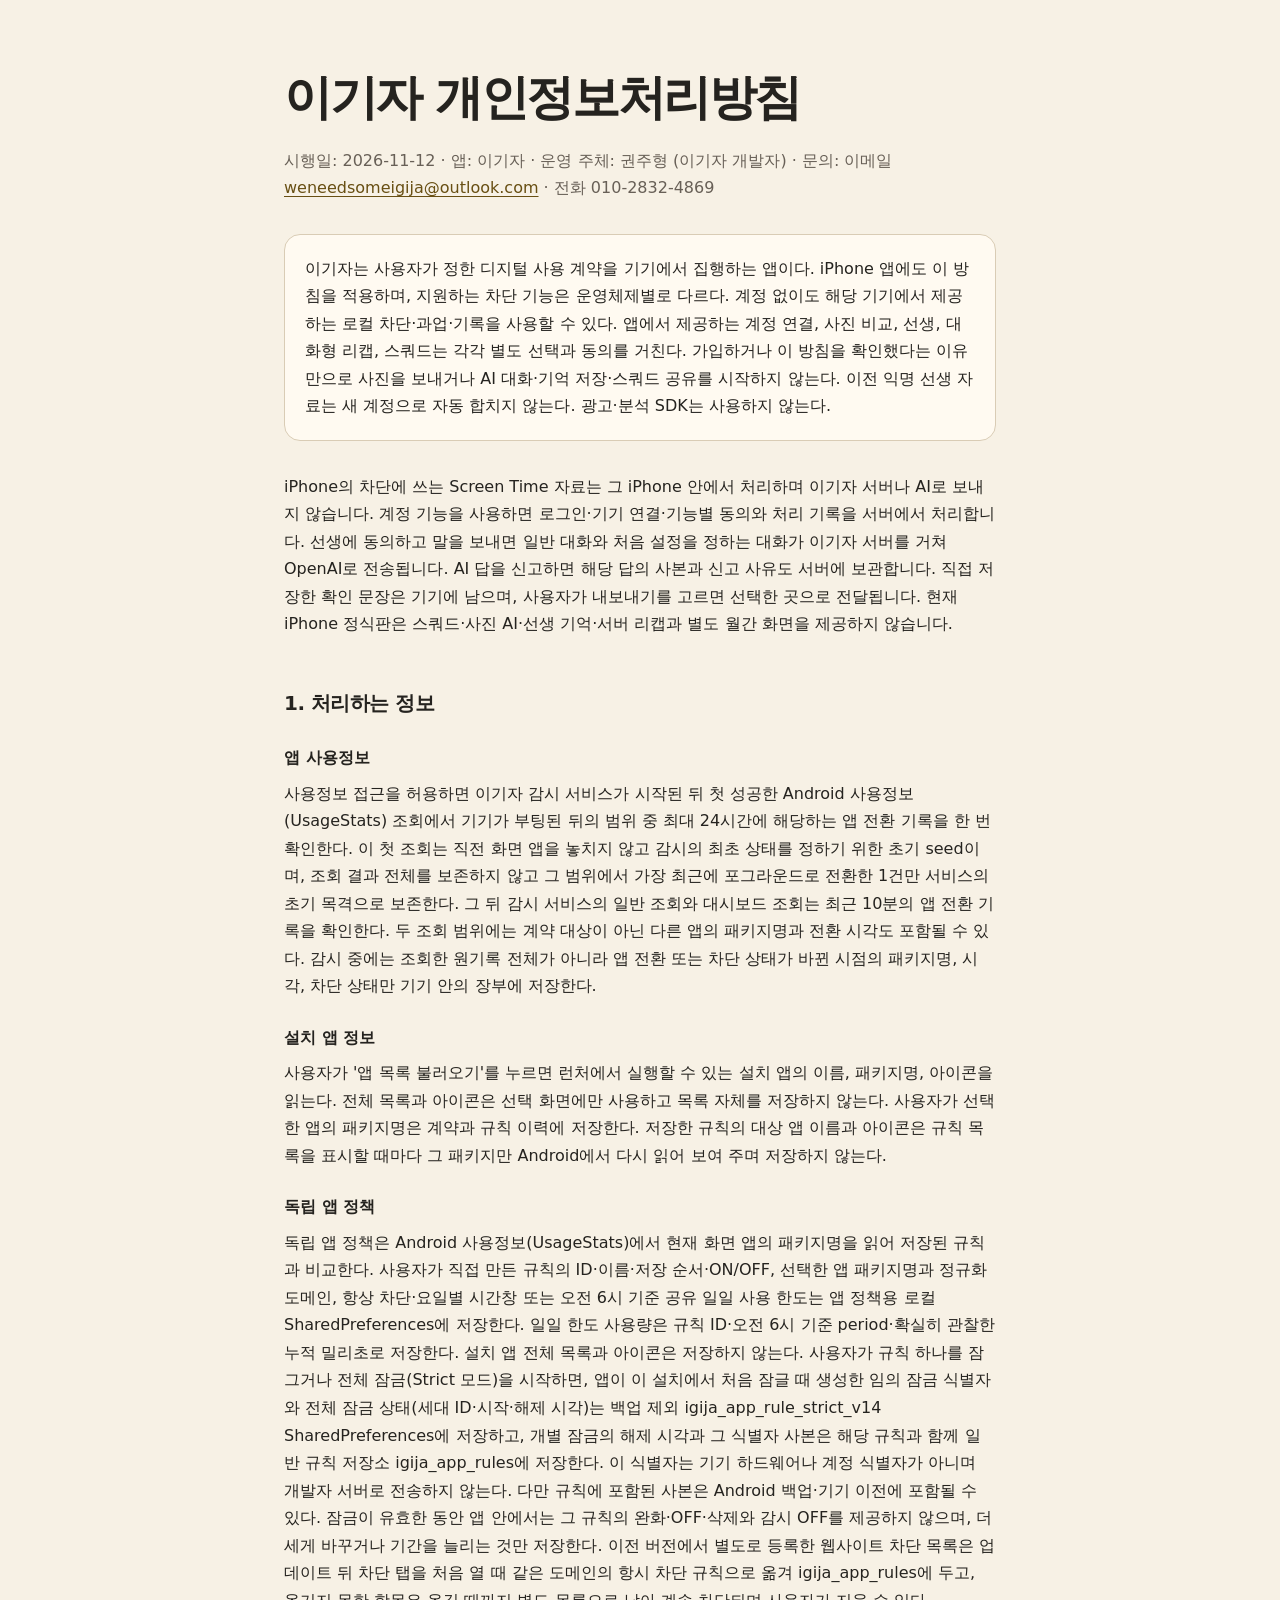
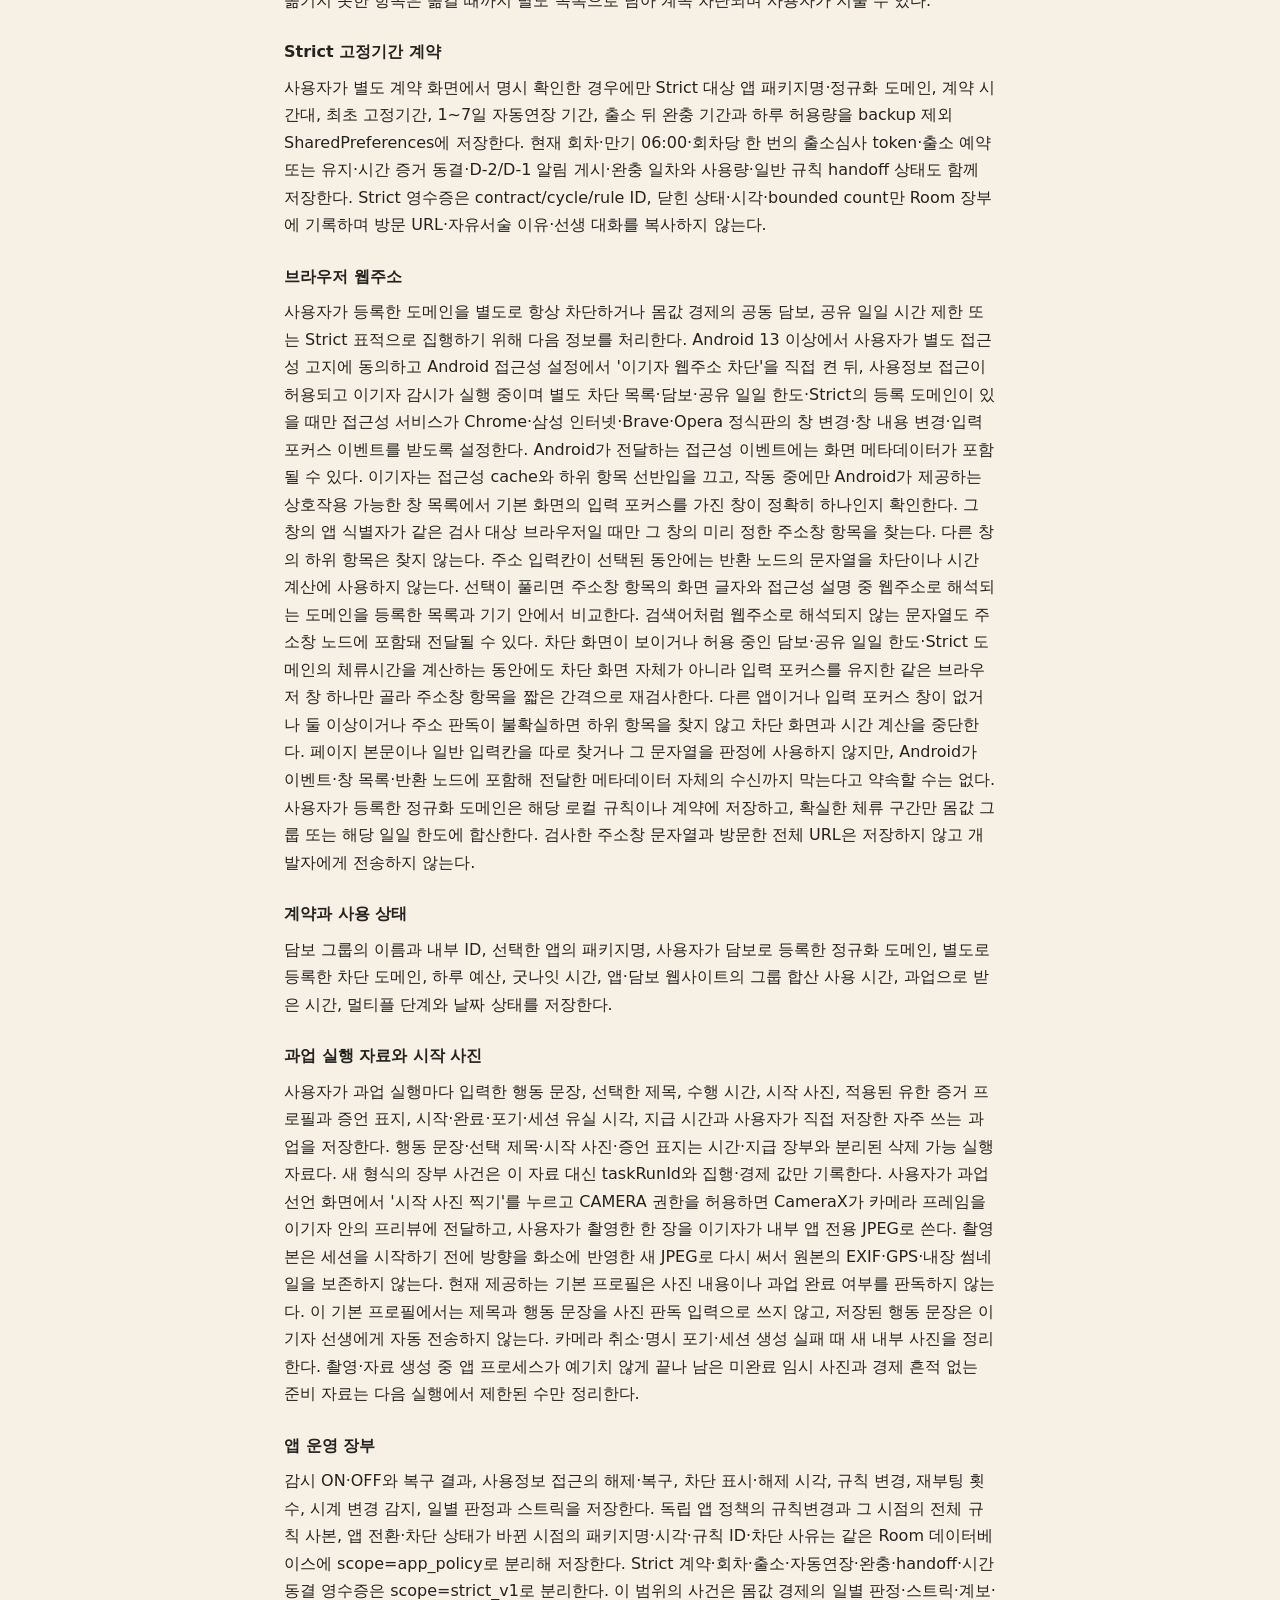
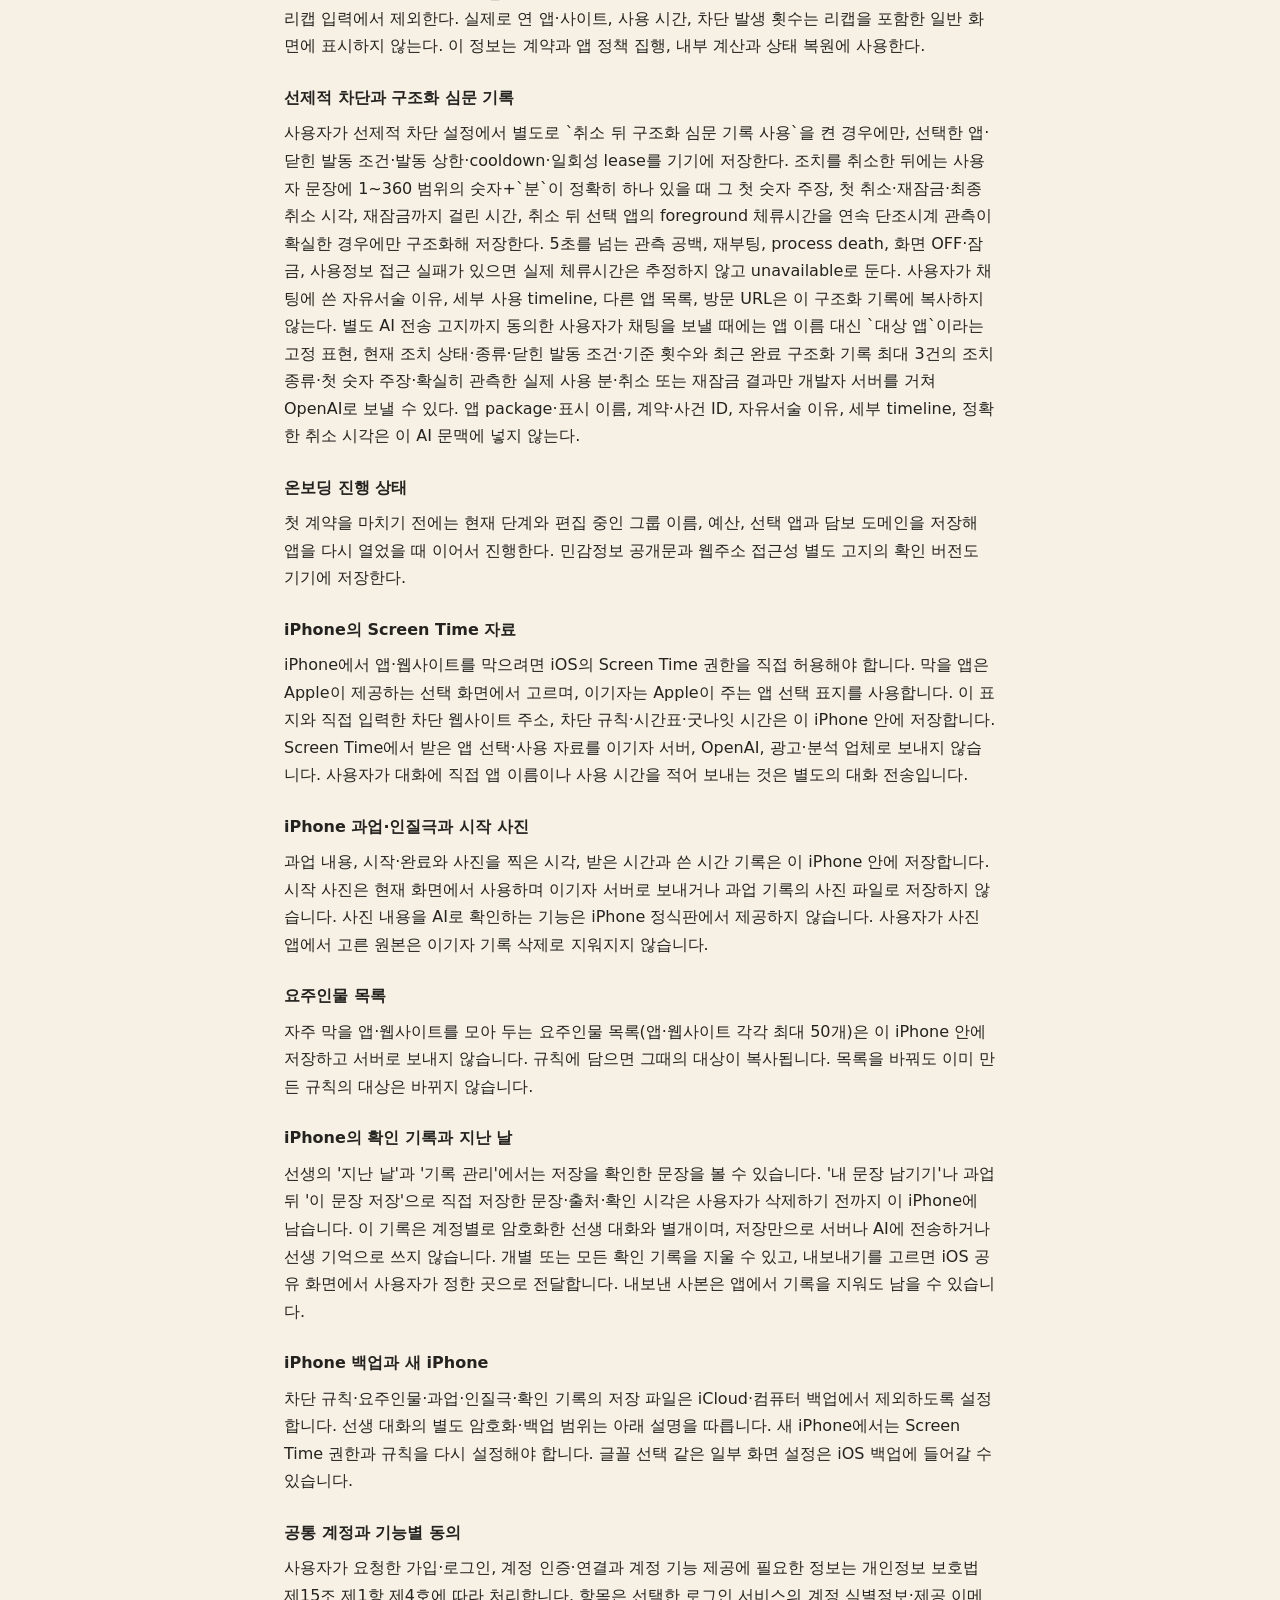
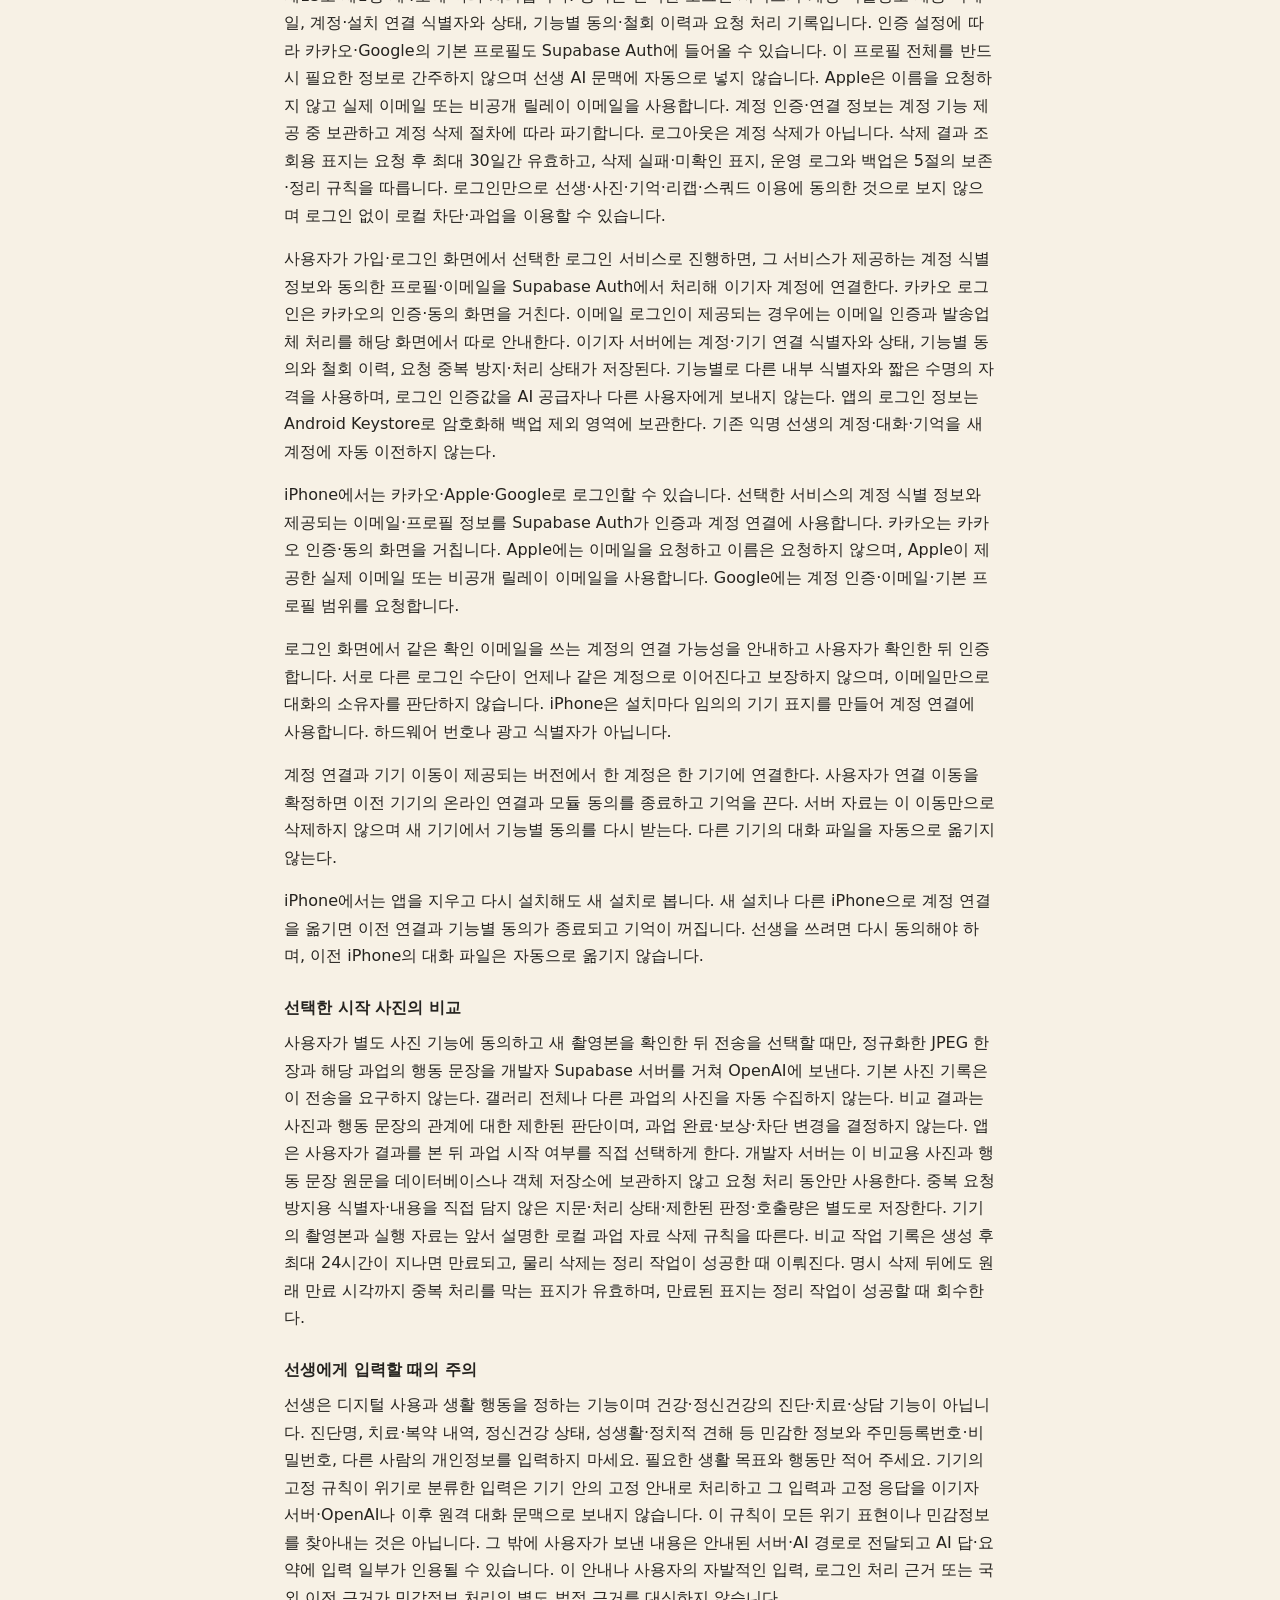
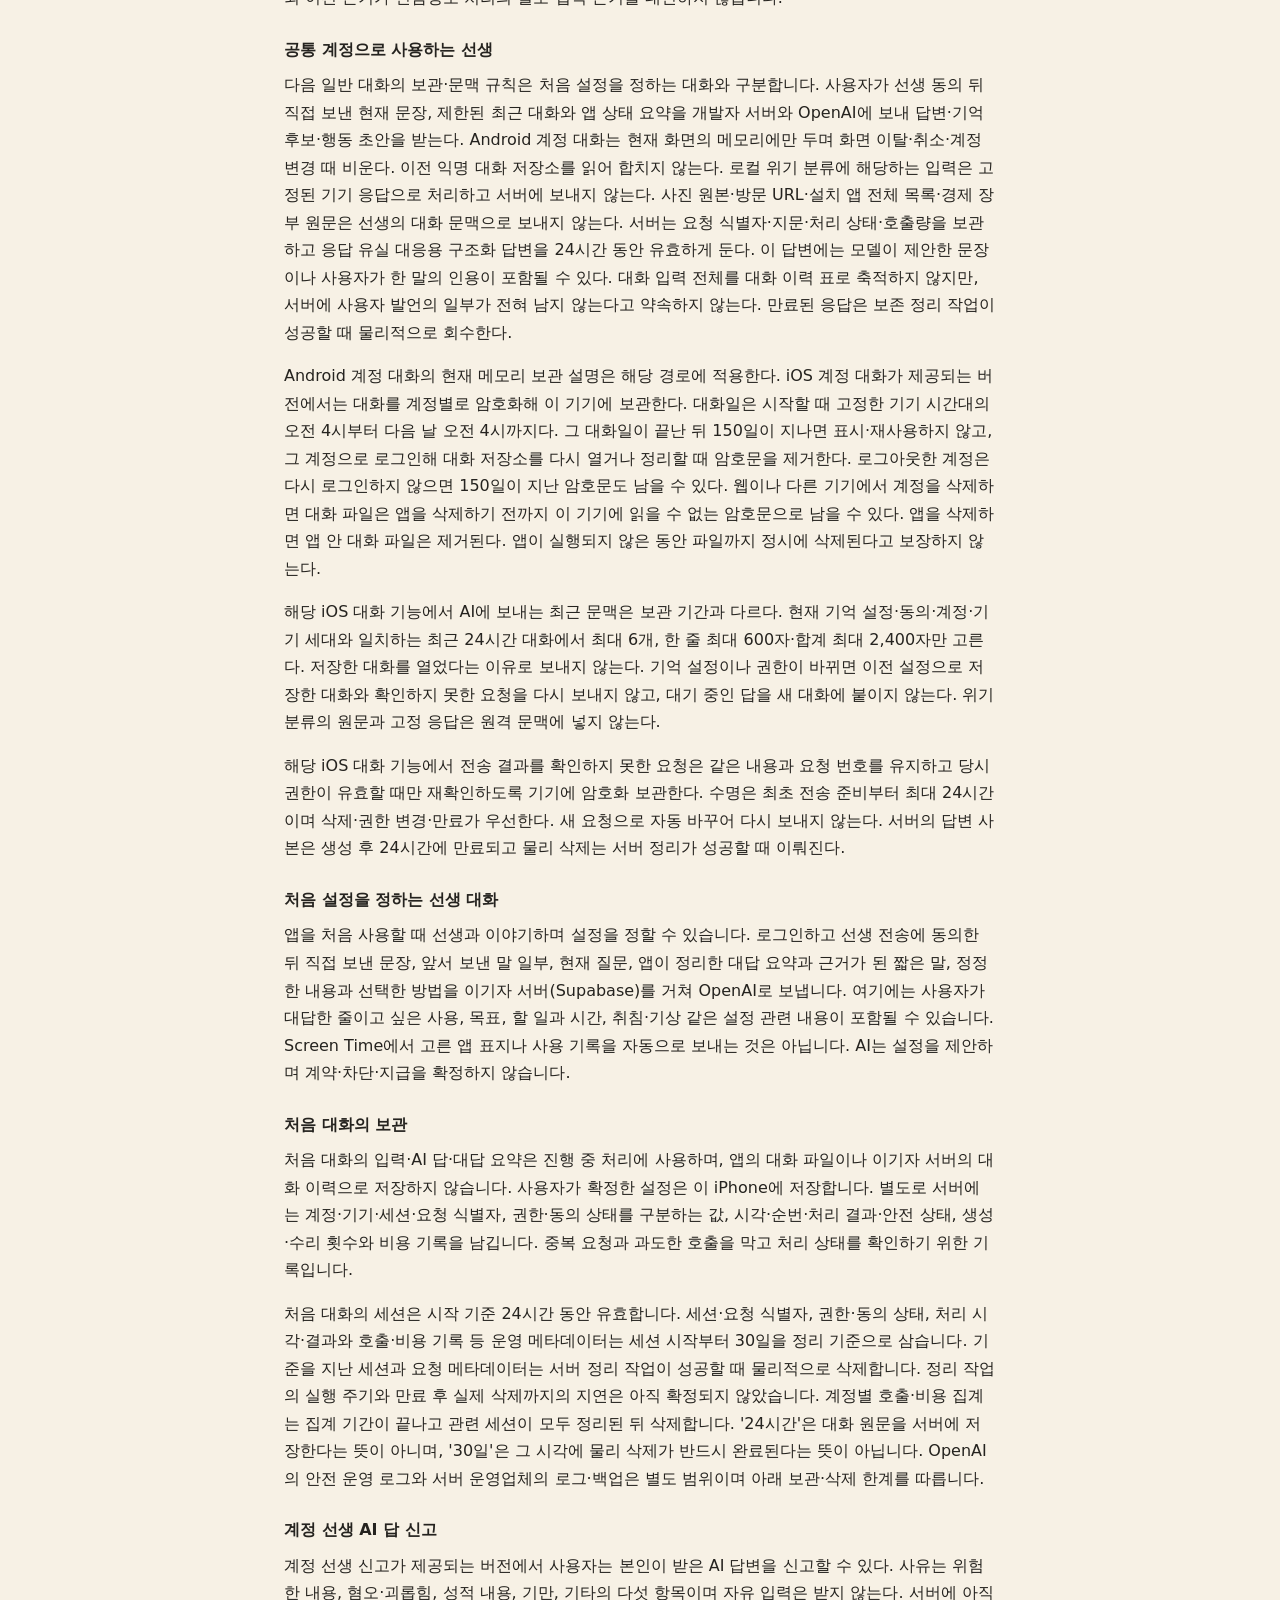
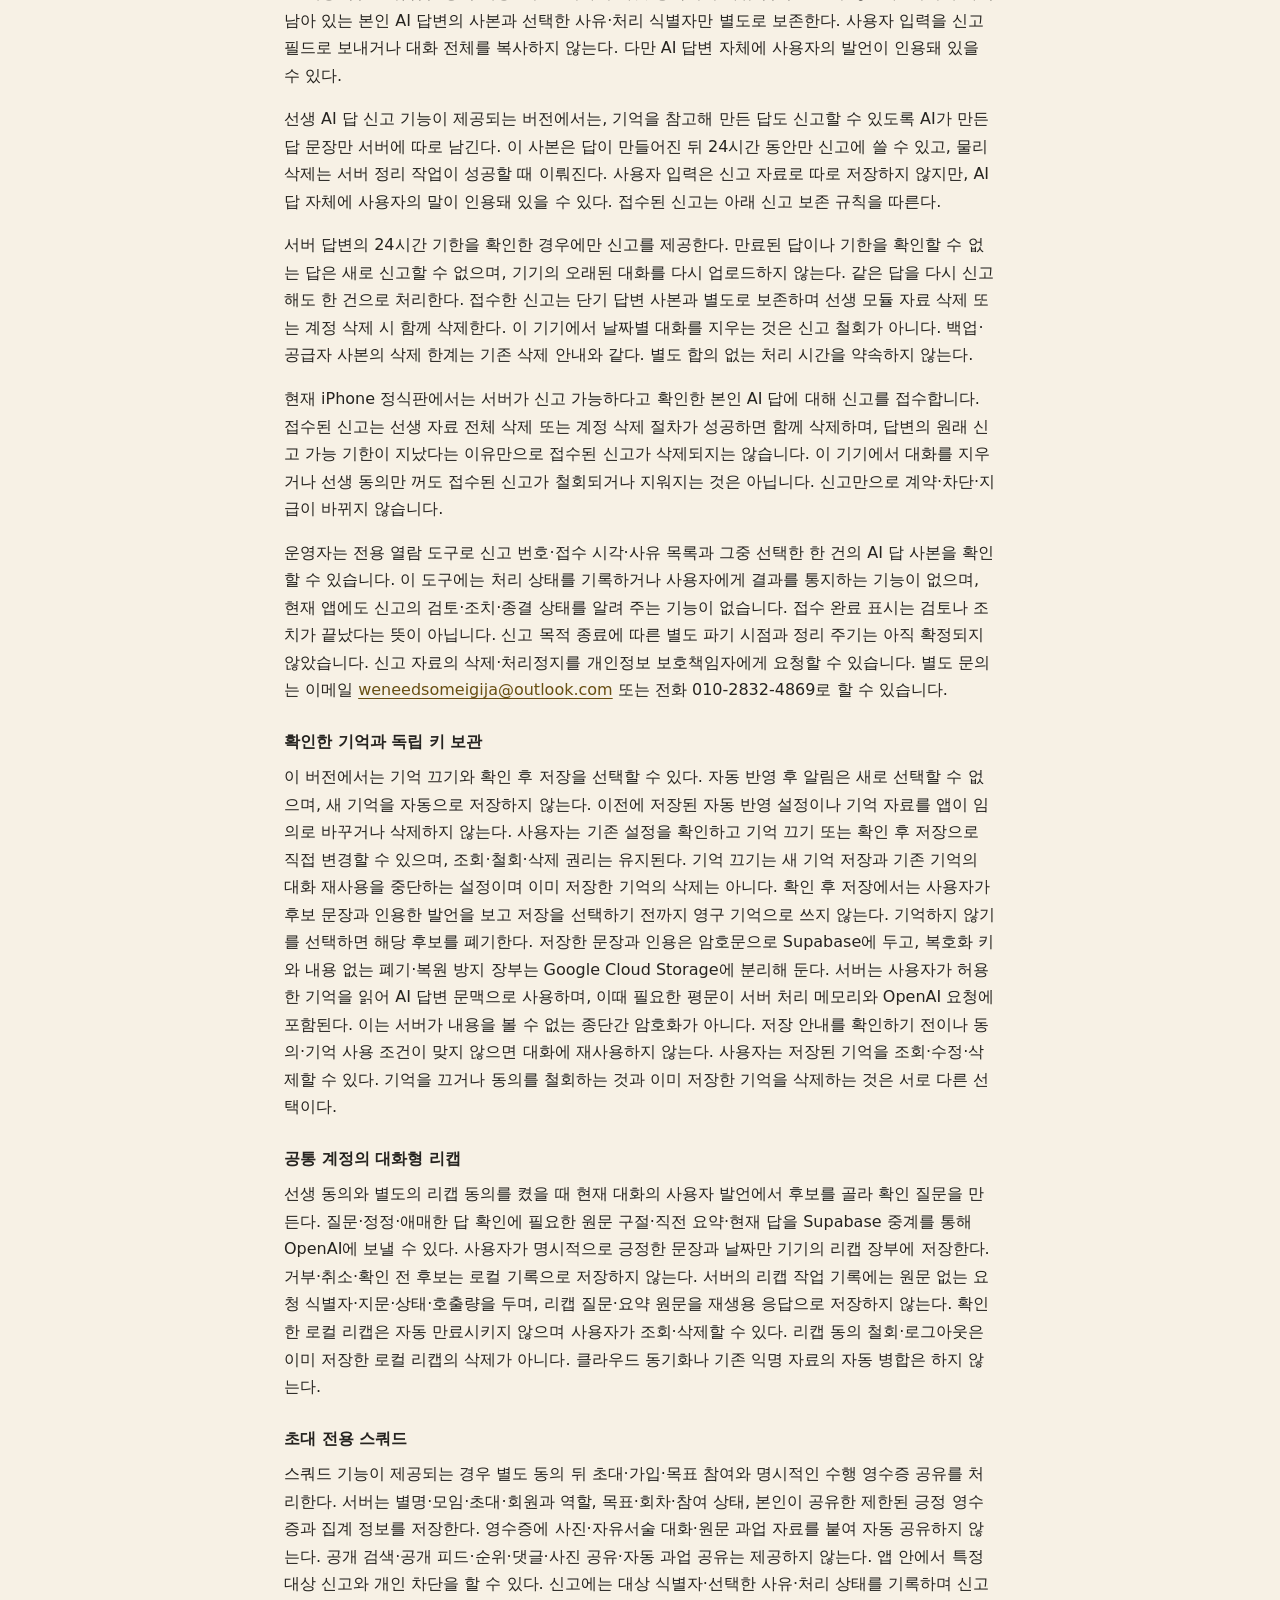
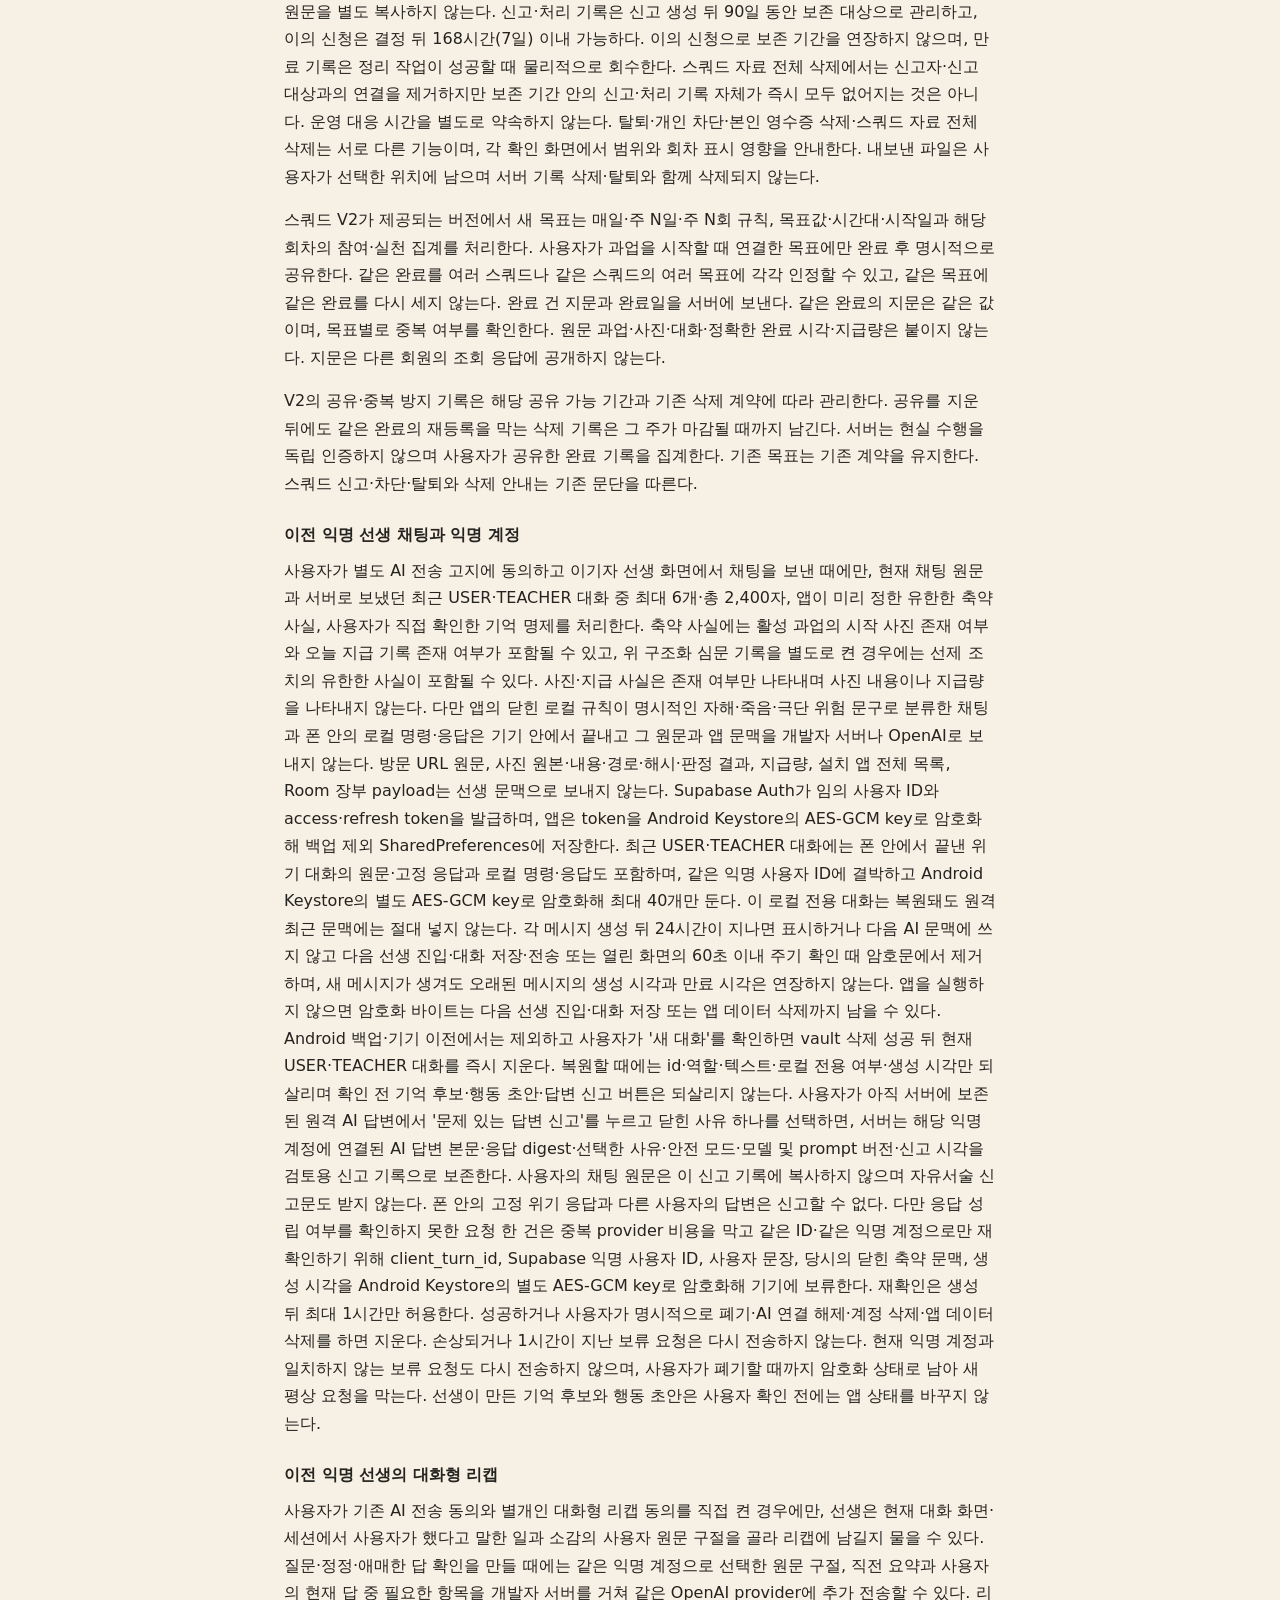
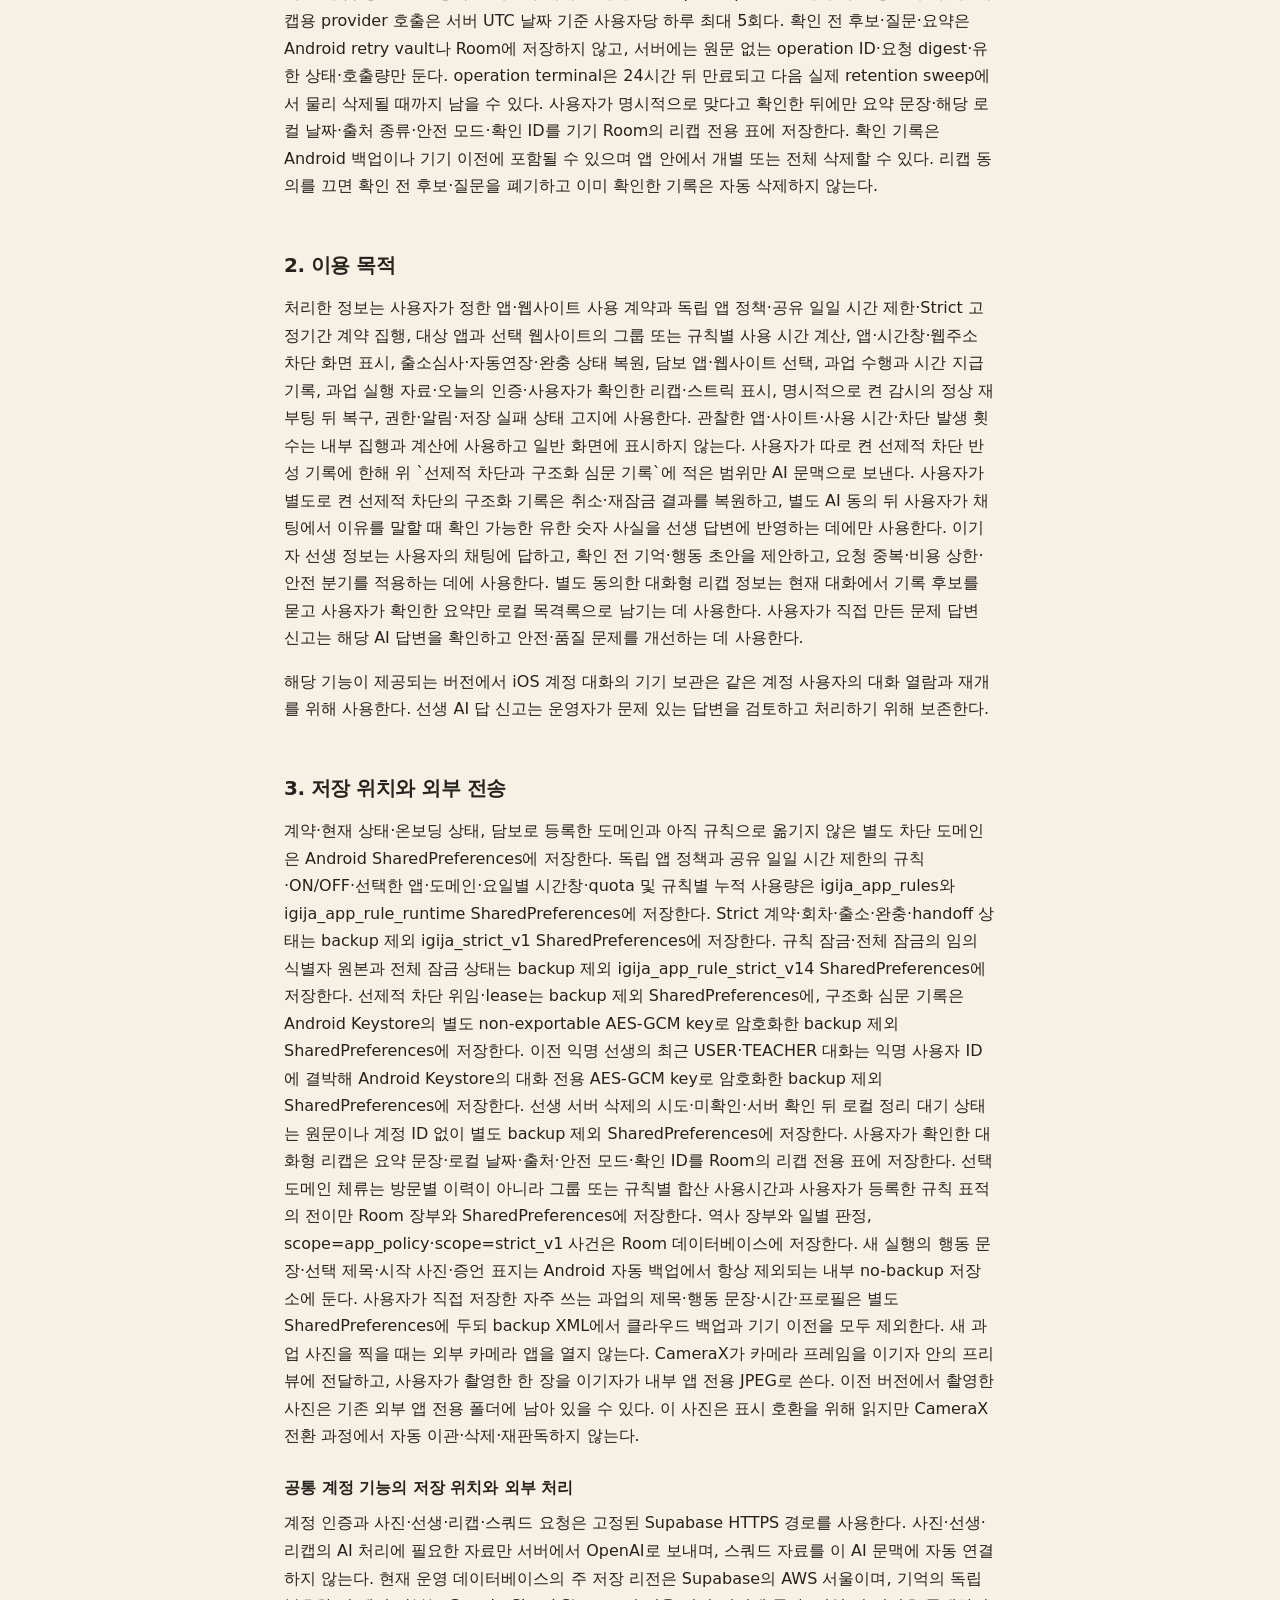
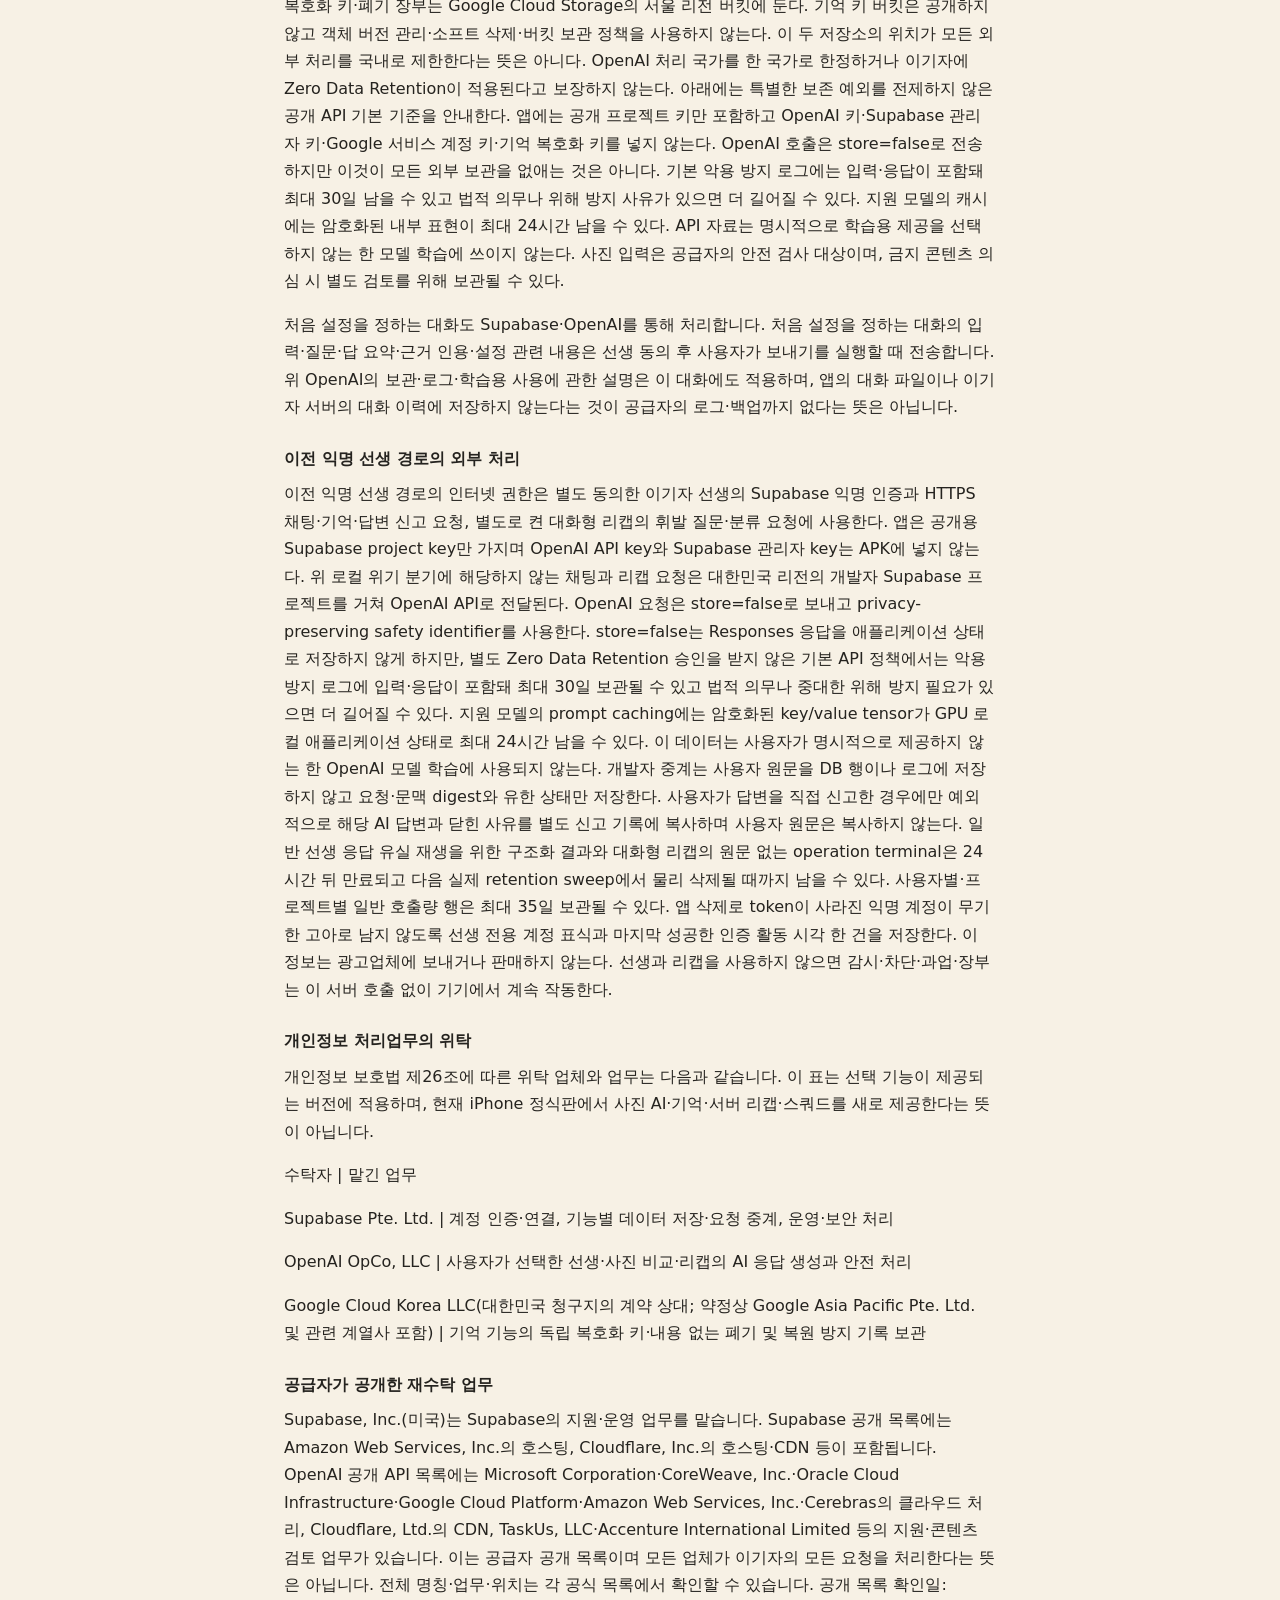
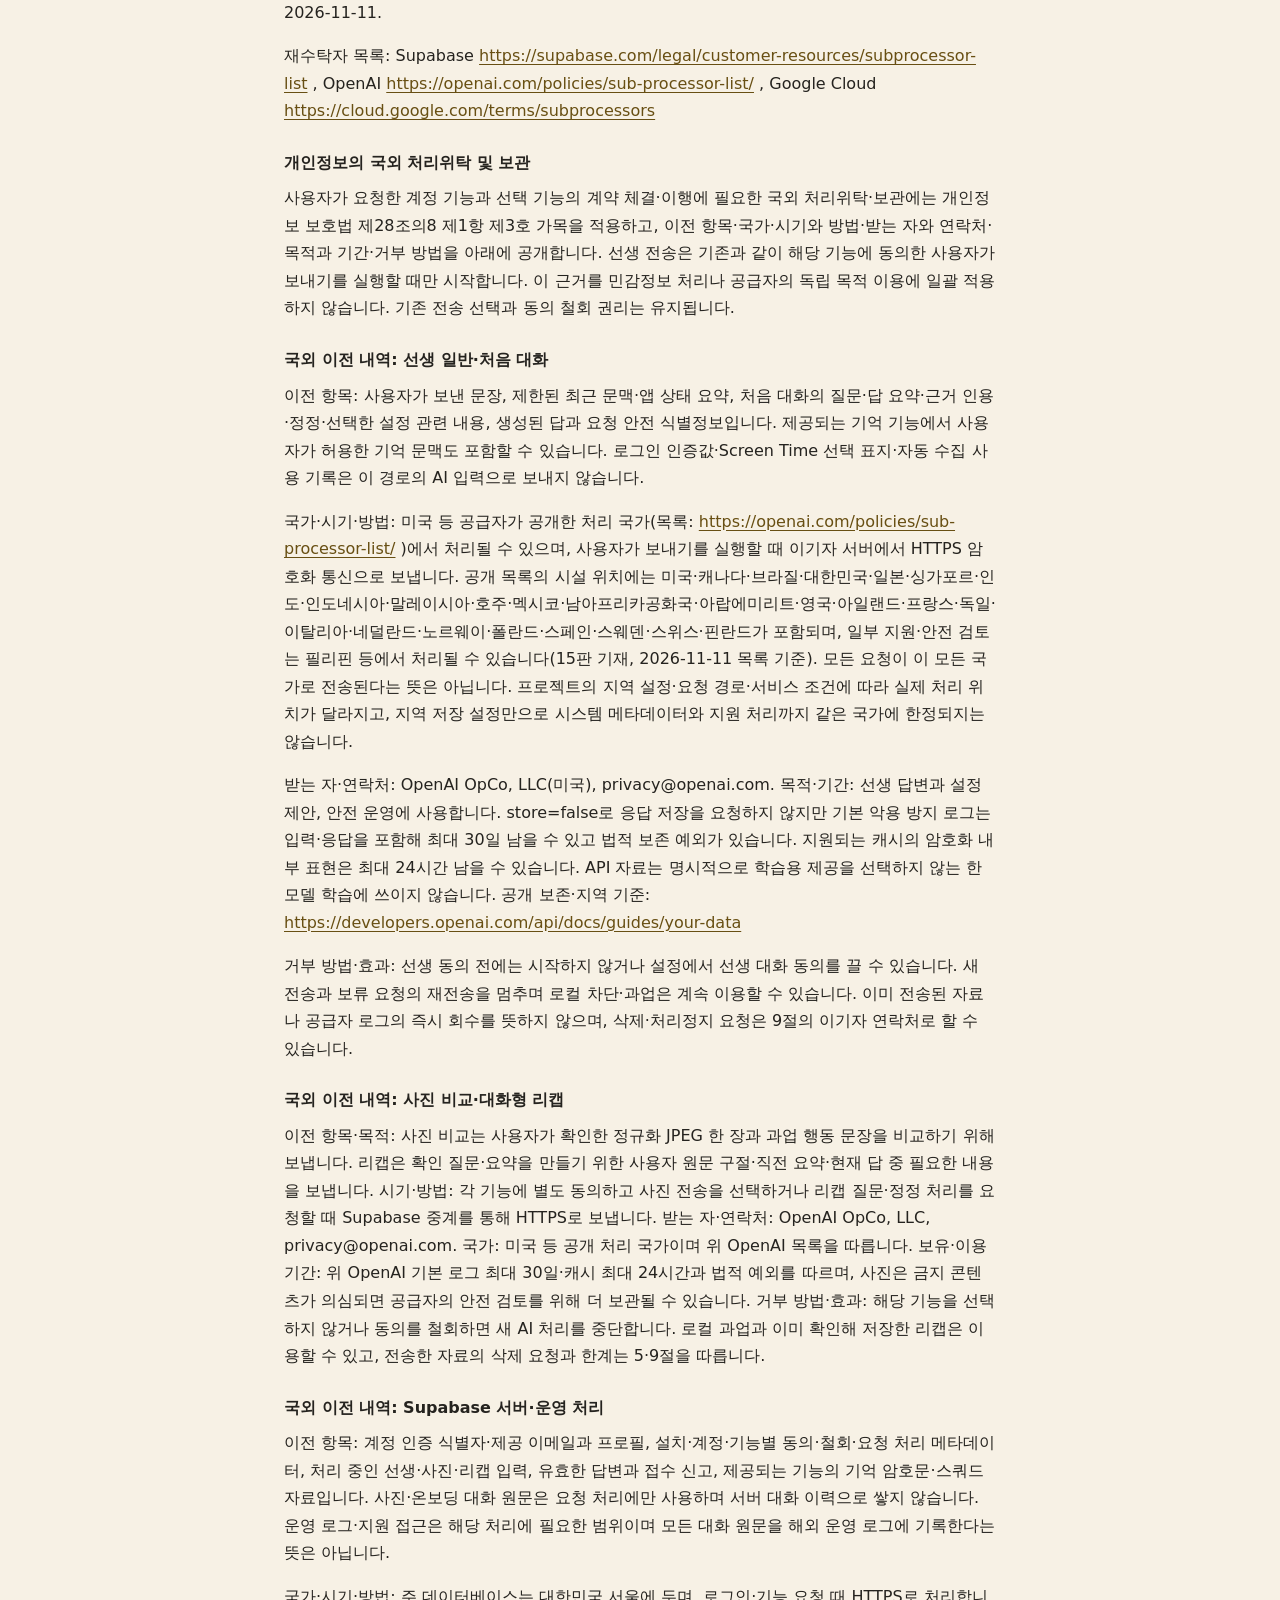
<file: index.html>
<!doctype html>
<html lang="ko">
<head>
  <meta charset="utf-8">
  <meta name="viewport" content="width=device-width, initial-scale=1">
  <meta name="color-scheme" content="light">
  <meta name="policy-source-sha256" content="d9c8aa1153e5cbaef72b5eddb8b4246211632a2388bba7ccc5be2c0f1ec2a2dd">
  <title>이기자 개인정보처리방침</title>
  <style>
    :root { color:#25231f; background:#f7f1e5; font-family:system-ui,-apple-system,BlinkMacSystemFont,"Segoe UI",sans-serif; line-height:1.72; }
    body { margin:0; }
    main { box-sizing:border-box; width:min(760px,100%); margin:0 auto; padding:56px 24px 96px; }
    h1 { margin:0 0 8px; font-size:clamp(2rem,7vw,3rem); letter-spacing:-.05em; }
    h2 { margin:48px 0 12px; font-size:1.25rem; letter-spacing:-.025em; }
    h3 { margin:24px 0 8px; font-size:1rem; }
    p { margin:0 0 16px; }
    .summary { margin:32px 0; padding:20px; border:1px solid #d9ccb5; border-radius:16px; background:#fffaf1; }
    .meta { color:#686057; }
    a { color:#684f13; text-underline-offset:3px; overflow-wrap:anywhere; }
  </style>
</head>
<body>
<main>
  <h1>이기자 개인정보처리방침</h1>
  <p class="meta">시행일: 2026-11-12 · 앱: 이기자 · 운영 주체: 권주형 (이기자 개발자) · 문의: 이메일 <a href="mailto:weneedsomeigija@outlook.com">weneedsomeigija@outlook.com</a> · 전화 010-2832-4869</p>
  <p class="summary">이기자는 사용자가 정한 디지털 사용 계약을 기기에서 집행하는 앱이다. iPhone 앱에도 이 방침을 적용하며, 지원하는 차단 기능은 운영체제별로 다르다. 계정 없이도 해당 기기에서 제공하는 로컬 차단·과업·기록을 사용할 수 있다. 앱에서 제공하는 계정 연결, 사진 비교, 선생, 대화형 리캡, 스쿼드는 각각 별도 선택과 동의를 거친다. 가입하거나 이 방침을 확인했다는 이유만으로 사진을 보내거나 AI 대화·기억 저장·스쿼드 공유를 시작하지 않는다. 이전 익명 선생 자료는 새 계정으로 자동 합치지 않는다. 광고·분석 SDK는 사용하지 않는다.</p>
  <p>iPhone의 차단에 쓰는 Screen Time 자료는 그 iPhone 안에서 처리하며 이기자 서버나 AI로 보내지 않습니다. 계정 기능을 사용하면 로그인·기기 연결·기능별 동의와 처리 기록을 서버에서 처리합니다. 선생에 동의하고 말을 보내면 일반 대화와 처음 설정을 정하는 대화가 이기자 서버를 거쳐 OpenAI로 전송됩니다. AI 답을 신고하면 해당 답의 사본과 신고 사유도 서버에 보관합니다. 직접 저장한 확인 문장은 기기에 남으며, 사용자가 내보내기를 고르면 선택한 곳으로 전달됩니다. 현재 iPhone 정식판은 스쿼드·사진 AI·선생 기억·서버 리캡과 별도 월간 화면을 제공하지 않습니다.</p>
  <h2>1. 처리하는 정보</h2>
  <h3>앱 사용정보</h3>
  <p>사용정보 접근을 허용하면 이기자 감시 서비스가 시작된 뒤 첫 성공한 Android 사용정보(UsageStats) 조회에서 기기가 부팅된 뒤의 범위 중 최대 24시간에 해당하는 앱 전환 기록을 한 번 확인한다. 이 첫 조회는 직전 화면 앱을 놓치지 않고 감시의 최초 상태를 정하기 위한 초기 seed이며, 조회 결과 전체를 보존하지 않고 그 범위에서 가장 최근에 포그라운드로 전환한 1건만 서비스의 초기 목격으로 보존한다. 그 뒤 감시 서비스의 일반 조회와 대시보드 조회는 최근 10분의 앱 전환 기록을 확인한다. 두 조회 범위에는 계약 대상이 아닌 다른 앱의 패키지명과 전환 시각도 포함될 수 있다. 감시 중에는 조회한 원기록 전체가 아니라 앱 전환 또는 차단 상태가 바뀐 시점의 패키지명, 시각, 차단 상태만 기기 안의 장부에 저장한다.</p>
  <h3>설치 앱 정보</h3>
  <p>사용자가 &#x27;앱 목록 불러오기&#x27;를 누르면 런처에서 실행할 수 있는 설치 앱의 이름, 패키지명, 아이콘을 읽는다. 전체 목록과 아이콘은 선택 화면에만 사용하고 목록 자체를 저장하지 않는다. 사용자가 선택한 앱의 패키지명은 계약과 규칙 이력에 저장한다. 저장한 규칙의 대상 앱 이름과 아이콘은 규칙 목록을 표시할 때마다 그 패키지만 Android에서 다시 읽어 보여 주며 저장하지 않는다.</p>
  <h3>독립 앱 정책</h3>
  <p>독립 앱 정책은 Android 사용정보(UsageStats)에서 현재 화면 앱의 패키지명을 읽어 저장된 규칙과 비교한다. 사용자가 직접 만든 규칙의 ID·이름·저장 순서·ON/OFF, 선택한 앱 패키지명과 정규화 도메인, 항상 차단·요일별 시간창 또는 오전 6시 기준 공유 일일 사용 한도는 앱 정책용 로컬 SharedPreferences에 저장한다. 일일 한도 사용량은 규칙 ID·오전 6시 기준 period·확실히 관찰한 누적 밀리초로 저장한다. 설치 앱 전체 목록과 아이콘은 저장하지 않는다. 사용자가 규칙 하나를 잠그거나 전체 잠금(Strict 모드)을 시작하면, 앱이 이 설치에서 처음 잠글 때 생성한 임의 잠금 식별자와 전체 잠금 상태(세대 ID·시작·해제 시각)는 백업 제외 igija_app_rule_strict_v14 SharedPreferences에 저장하고, 개별 잠금의 해제 시각과 그 식별자 사본은 해당 규칙과 함께 일반 규칙 저장소 igija_app_rules에 저장한다. 이 식별자는 기기 하드웨어나 계정 식별자가 아니며 개발자 서버로 전송하지 않는다. 다만 규칙에 포함된 사본은 Android 백업·기기 이전에 포함될 수 있다. 잠금이 유효한 동안 앱 안에서는 그 규칙의 완화·OFF·삭제와 감시 OFF를 제공하지 않으며, 더 세게 바꾸거나 기간을 늘리는 것만 저장한다. 이전 버전에서 별도로 등록한 웹사이트 차단 목록은 업데이트 뒤 차단 탭을 처음 열 때 같은 도메인의 항시 차단 규칙으로 옮겨 igija_app_rules에 두고, 옮기지 못한 항목은 옮길 때까지 별도 목록으로 남아 계속 차단되며 사용자가 지울 수 있다.</p>
  <h3>Strict 고정기간 계약</h3>
  <p>사용자가 별도 계약 화면에서 명시 확인한 경우에만 Strict 대상 앱 패키지명·정규화 도메인, 계약 시간대, 최초 고정기간, 1~7일 자동연장 기간, 출소 뒤 완충 기간과 하루 허용량을 backup 제외 SharedPreferences에 저장한다. 현재 회차·만기 06:00·회차당 한 번의 출소심사 token·출소 예약 또는 유지·시간 증거 동결·D-2/D-1 알림 게시·완충 일차와 사용량·일반 규칙 handoff 상태도 함께 저장한다. Strict 영수증은 contract/cycle/rule ID, 닫힌 상태·시각·bounded count만 Room 장부에 기록하며 방문 URL·자유서술 이유·선생 대화를 복사하지 않는다.</p>
  <h3>브라우저 웹주소</h3>
  <p>사용자가 등록한 도메인을 별도로 항상 차단하거나 몸값 경제의 공동 담보, 공유 일일 시간 제한 또는 Strict 표적으로 집행하기 위해 다음 정보를 처리한다. Android 13 이상에서 사용자가 별도 접근성 고지에 동의하고 Android 접근성 설정에서 &#x27;이기자 웹주소 차단&#x27;을 직접 켠 뒤, 사용정보 접근이 허용되고 이기자 감시가 실행 중이며 별도 차단 목록·담보·공유 일일 한도·Strict의 등록 도메인이 있을 때만 접근성 서비스가 Chrome·삼성 인터넷·Brave·Opera 정식판의 창 변경·창 내용 변경·입력 포커스 이벤트를 받도록 설정한다. Android가 전달하는 접근성 이벤트에는 화면 메타데이터가 포함될 수 있다. 이기자는 접근성 cache와 하위 항목 선반입을 끄고, 작동 중에만 Android가 제공하는 상호작용 가능한 창 목록에서 기본 화면의 입력 포커스를 가진 창이 정확히 하나인지 확인한다. 그 창의 앱 식별자가 같은 검사 대상 브라우저일 때만 그 창의 미리 정한 주소창 항목을 찾는다. 다른 창의 하위 항목은 찾지 않는다. 주소 입력칸이 선택된 동안에는 반환 노드의 문자열을 차단이나 시간 계산에 사용하지 않는다. 선택이 풀리면 주소창 항목의 화면 글자와 접근성 설명 중 웹주소로 해석되는 도메인을 등록한 목록과 기기 안에서 비교한다. 검색어처럼 웹주소로 해석되지 않는 문자열도 주소창 노드에 포함돼 전달될 수 있다. 차단 화면이 보이거나 허용 중인 담보·공유 일일 한도·Strict 도메인의 체류시간을 계산하는 동안에도 차단 화면 자체가 아니라 입력 포커스를 유지한 같은 브라우저 창 하나만 골라 주소창 항목을 짧은 간격으로 재검사한다. 다른 앱이거나 입력 포커스 창이 없거나 둘 이상이거나 주소 판독이 불확실하면 하위 항목을 찾지 않고 차단 화면과 시간 계산을 중단한다. 페이지 본문이나 일반 입력칸을 따로 찾거나 그 문자열을 판정에 사용하지 않지만, Android가 이벤트·창 목록·반환 노드에 포함해 전달한 메타데이터 자체의 수신까지 막는다고 약속할 수는 없다. 사용자가 등록한 정규화 도메인은 해당 로컬 규칙이나 계약에 저장하고, 확실한 체류 구간만 몸값 그룹 또는 해당 일일 한도에 합산한다. 검사한 주소창 문자열과 방문한 전체 URL은 저장하지 않고 개발자에게 전송하지 않는다.</p>
  <h3>계약과 사용 상태</h3>
  <p>담보 그룹의 이름과 내부 ID, 선택한 앱의 패키지명, 사용자가 담보로 등록한 정규화 도메인, 별도로 등록한 차단 도메인, 하루 예산, 굿나잇 시간, 앱·담보 웹사이트의 그룹 합산 사용 시간, 과업으로 받은 시간, 멀티플 단계와 날짜 상태를 저장한다.</p>
  <h3>과업 실행 자료와 시작 사진</h3>
  <p>사용자가 과업 실행마다 입력한 행동 문장, 선택한 제목, 수행 시간, 시작 사진, 적용된 유한 증거 프로필과 증언 표지, 시작·완료·포기·세션 유실 시각, 지급 시간과 사용자가 직접 저장한 자주 쓰는 과업을 저장한다. 행동 문장·선택 제목·시작 사진·증언 표지는 시간·지급 장부와 분리된 삭제 가능 실행 자료다. 새 형식의 장부 사건은 이 자료 대신 taskRunId와 집행·경제 값만 기록한다. 사용자가 과업 선언 화면에서 &#x27;시작 사진 찍기&#x27;를 누르고 CAMERA 권한을 허용하면 CameraX가 카메라 프레임을 이기자 안의 프리뷰에 전달하고, 사용자가 촬영한 한 장을 이기자가 내부 앱 전용 JPEG로 쓴다. 촬영본은 세션을 시작하기 전에 방향을 화소에 반영한 새 JPEG로 다시 써서 원본의 EXIF·GPS·내장 썸네일을 보존하지 않는다. 현재 제공하는 기본 프로필은 사진 내용이나 과업 완료 여부를 판독하지 않는다. 이 기본 프로필에서는 제목과 행동 문장을 사진 판독 입력으로 쓰지 않고, 저장된 행동 문장은 이기자 선생에게 자동 전송하지 않는다. 카메라 취소·명시 포기·세션 생성 실패 때 새 내부 사진을 정리한다. 촬영·자료 생성 중 앱 프로세스가 예기치 않게 끝나 남은 미완료 임시 사진과 경제 흔적 없는 준비 자료는 다음 실행에서 제한된 수만 정리한다.</p>
  <h3>앱 운영 장부</h3>
  <p>감시 ON·OFF와 복구 결과, 사용정보 접근의 해제·복구, 차단 표시·해제 시각, 규칙 변경, 재부팅 횟수, 시계 변경 감지, 일별 판정과 스트릭을 저장한다. 독립 앱 정책의 규칙변경과 그 시점의 전체 규칙 사본, 앱 전환·차단 상태가 바뀐 시점의 패키지명·시각·규칙 ID·차단 사유는 같은 Room 데이터베이스에 scope=app_policy로 분리해 저장한다. Strict 계약·회차·출소·자동연장·완충·handoff·시간 동결 영수증은 scope=strict_v1로 분리한다. 이 범위의 사건은 몸값 경제의 일별 판정·스트릭·계보·리캡 입력에서 제외한다. 실제로 연 앱·사이트, 사용 시간, 차단 발생 횟수는 리캡을 포함한 일반 화면에 표시하지 않는다. 이 정보는 계약과 앱 정책 집행, 내부 계산과 상태 복원에 사용한다.</p>
  <h3>선제적 차단과 구조화 심문 기록</h3>
  <p>사용자가 선제적 차단 설정에서 별도로 `취소 뒤 구조화 심문 기록 사용`을 켠 경우에만, 선택한 앱·닫힌 발동 조건·발동 상한·cooldown·일회성 lease를 기기에 저장한다. 조치를 취소한 뒤에는 사용자 문장에 1~360 범위의 숫자+`분`이 정확히 하나 있을 때 그 첫 숫자 주장, 첫 취소·재잠금·최종 취소 시각, 재잠금까지 걸린 시간, 취소 뒤 선택 앱의 foreground 체류시간을 연속 단조시계 관측이 확실한 경우에만 구조화해 저장한다. 5초를 넘는 관측 공백, 재부팅, process death, 화면 OFF·잠금, 사용정보 접근 실패가 있으면 실제 체류시간은 추정하지 않고 unavailable로 둔다. 사용자가 채팅에 쓴 자유서술 이유, 세부 사용 timeline, 다른 앱 목록, 방문 URL은 이 구조화 기록에 복사하지 않는다. 별도 AI 전송 고지까지 동의한 사용자가 채팅을 보낼 때에는 앱 이름 대신 `대상 앱`이라는 고정 표현, 현재 조치 상태·종류·닫힌 발동 조건·기준 횟수와 최근 완료 구조화 기록 최대 3건의 조치 종류·첫 숫자 주장·확실히 관측한 실제 사용 분·취소 또는 재잠금 결과만 개발자 서버를 거쳐 OpenAI로 보낼 수 있다. 앱 package·표시 이름, 계약·사건 ID, 자유서술 이유, 세부 timeline, 정확한 취소 시각은 이 AI 문맥에 넣지 않는다.</p>
  <h3>온보딩 진행 상태</h3>
  <p>첫 계약을 마치기 전에는 현재 단계와 편집 중인 그룹 이름, 예산, 선택 앱과 담보 도메인을 저장해 앱을 다시 열었을 때 이어서 진행한다. 민감정보 공개문과 웹주소 접근성 별도 고지의 확인 버전도 기기에 저장한다.</p>
  <h3>iPhone의 Screen Time 자료</h3>
  <p>iPhone에서 앱·웹사이트를 막으려면 iOS의 Screen Time 권한을 직접 허용해야 합니다. 막을 앱은 Apple이 제공하는 선택 화면에서 고르며, 이기자는 Apple이 주는 앱 선택 표지를 사용합니다. 이 표지와 직접 입력한 차단 웹사이트 주소, 차단 규칙·시간표·굿나잇 시간은 이 iPhone 안에 저장합니다. Screen Time에서 받은 앱 선택·사용 자료를 이기자 서버, OpenAI, 광고·분석 업체로 보내지 않습니다. 사용자가 대화에 직접 앱 이름이나 사용 시간을 적어 보내는 것은 별도의 대화 전송입니다.</p>
  <h3>iPhone 과업·인질극과 시작 사진</h3>
  <p>과업 내용, 시작·완료와 사진을 찍은 시각, 받은 시간과 쓴 시간 기록은 이 iPhone 안에 저장합니다. 시작 사진은 현재 화면에서 사용하며 이기자 서버로 보내거나 과업 기록의 사진 파일로 저장하지 않습니다. 사진 내용을 AI로 확인하는 기능은 iPhone 정식판에서 제공하지 않습니다. 사용자가 사진 앱에서 고른 원본은 이기자 기록 삭제로 지워지지 않습니다.</p>
  <h3>요주인물 목록</h3>
  <p>자주 막을 앱·웹사이트를 모아 두는 요주인물 목록(앱·웹사이트 각각 최대 50개)은 이 iPhone 안에 저장하고 서버로 보내지 않습니다. 규칙에 담으면 그때의 대상이 복사됩니다. 목록을 바꿔도 이미 만든 규칙의 대상은 바뀌지 않습니다.</p>
  <h3>iPhone의 확인 기록과 지난 날</h3>
  <p>선생의 &#x27;지난 날&#x27;과 &#x27;기록 관리&#x27;에서는 저장을 확인한 문장을 볼 수 있습니다. &#x27;내 문장 남기기&#x27;나 과업 뒤 &#x27;이 문장 저장&#x27;으로 직접 저장한 문장·출처·확인 시각은 사용자가 삭제하기 전까지 이 iPhone에 남습니다. 이 기록은 계정별로 암호화한 선생 대화와 별개이며, 저장만으로 서버나 AI에 전송하거나 선생 기억으로 쓰지 않습니다. 개별 또는 모든 확인 기록을 지울 수 있고, 내보내기를 고르면 iOS 공유 화면에서 사용자가 정한 곳으로 전달합니다. 내보낸 사본은 앱에서 기록을 지워도 남을 수 있습니다.</p>
  <h3>iPhone 백업과 새 iPhone</h3>
  <p>차단 규칙·요주인물·과업·인질극·확인 기록의 저장 파일은 iCloud·컴퓨터 백업에서 제외하도록 설정합니다. 선생 대화의 별도 암호화·백업 범위는 아래 설명을 따릅니다. 새 iPhone에서는 Screen Time 권한과 규칙을 다시 설정해야 합니다. 글꼴 선택 같은 일부 화면 설정은 iOS 백업에 들어갈 수 있습니다.</p>
  <h3>공통 계정과 기능별 동의</h3>
  <p>사용자가 요청한 가입·로그인, 계정 인증·연결과 계정 기능 제공에 필요한 정보는 개인정보 보호법 제15조 제1항 제4호에 따라 처리합니다. 항목은 선택한 로그인 서비스의 계정 식별정보·제공 이메일, 계정·설치 연결 식별자와 상태, 기능별 동의·철회 이력과 요청 처리 기록입니다. 인증 설정에 따라 카카오·Google의 기본 프로필도 Supabase Auth에 들어올 수 있습니다. 이 프로필 전체를 반드시 필요한 정보로 간주하지 않으며 선생 AI 문맥에 자동으로 넣지 않습니다. Apple은 이름을 요청하지 않고 실제 이메일 또는 비공개 릴레이 이메일을 사용합니다. 계정 인증·연결 정보는 계정 기능 제공 중 보관하고 계정 삭제 절차에 따라 파기합니다. 로그아웃은 계정 삭제가 아닙니다. 삭제 결과 조회용 표지는 요청 후 최대 30일간 유효하고, 삭제 실패·미확인 표지, 운영 로그와 백업은 5절의 보존·정리 규칙을 따릅니다. 로그인만으로 선생·사진·기억·리캡·스쿼드 이용에 동의한 것으로 보지 않으며 로그인 없이 로컬 차단·과업을 이용할 수 있습니다.</p>
  <p>사용자가 가입·로그인 화면에서 선택한 로그인 서비스로 진행하면, 그 서비스가 제공하는 계정 식별 정보와 동의한 프로필·이메일을 Supabase Auth에서 처리해 이기자 계정에 연결한다. 카카오 로그인은 카카오의 인증·동의 화면을 거친다. 이메일 로그인이 제공되는 경우에는 이메일 인증과 발송업체 처리를 해당 화면에서 따로 안내한다. 이기자 서버에는 계정·기기 연결 식별자와 상태, 기능별 동의와 철회 이력, 요청 중복 방지·처리 상태가 저장된다. 기능별로 다른 내부 식별자와 짧은 수명의 자격을 사용하며, 로그인 인증값을 AI 공급자나 다른 사용자에게 보내지 않는다. 앱의 로그인 정보는 Android Keystore로 암호화해 백업 제외 영역에 보관한다. 기존 익명 선생의 계정·대화·기억을 새 계정에 자동 이전하지 않는다.</p>
  <p>iPhone에서는 카카오·Apple·Google로 로그인할 수 있습니다. 선택한 서비스의 계정 식별 정보와 제공되는 이메일·프로필 정보를 Supabase Auth가 인증과 계정 연결에 사용합니다. 카카오는 카카오 인증·동의 화면을 거칩니다. Apple에는 이메일을 요청하고 이름은 요청하지 않으며, Apple이 제공한 실제 이메일 또는 비공개 릴레이 이메일을 사용합니다. Google에는 계정 인증·이메일·기본 프로필 범위를 요청합니다.</p>
  <p>로그인 화면에서 같은 확인 이메일을 쓰는 계정의 연결 가능성을 안내하고 사용자가 확인한 뒤 인증합니다. 서로 다른 로그인 수단이 언제나 같은 계정으로 이어진다고 보장하지 않으며, 이메일만으로 대화의 소유자를 판단하지 않습니다. iPhone은 설치마다 임의의 기기 표지를 만들어 계정 연결에 사용합니다. 하드웨어 번호나 광고 식별자가 아닙니다.</p>
  <p>계정 연결과 기기 이동이 제공되는 버전에서 한 계정은 한 기기에 연결한다. 사용자가 연결 이동을 확정하면 이전 기기의 온라인 연결과 모듈 동의를 종료하고 기억을 끈다. 서버 자료는 이 이동만으로 삭제하지 않으며 새 기기에서 기능별 동의를 다시 받는다. 다른 기기의 대화 파일을 자동으로 옮기지 않는다.</p>
  <p>iPhone에서는 앱을 지우고 다시 설치해도 새 설치로 봅니다. 새 설치나 다른 iPhone으로 계정 연결을 옮기면 이전 연결과 기능별 동의가 종료되고 기억이 꺼집니다. 선생을 쓰려면 다시 동의해야 하며, 이전 iPhone의 대화 파일은 자동으로 옮기지 않습니다.</p>
  <h3>선택한 시작 사진의 비교</h3>
  <p>사용자가 별도 사진 기능에 동의하고 새 촬영본을 확인한 뒤 전송을 선택할 때만, 정규화한 JPEG 한 장과 해당 과업의 행동 문장을 개발자 Supabase 서버를 거쳐 OpenAI에 보낸다. 기본 사진 기록은 이 전송을 요구하지 않는다. 갤러리 전체나 다른 과업의 사진을 자동 수집하지 않는다. 비교 결과는 사진과 행동 문장의 관계에 대한 제한된 판단이며, 과업 완료·보상·차단 변경을 결정하지 않는다. 앱은 사용자가 결과를 본 뒤 과업 시작 여부를 직접 선택하게 한다. 개발자 서버는 이 비교용 사진과 행동 문장 원문을 데이터베이스나 객체 저장소에 보관하지 않고 요청 처리 동안만 사용한다. 중복 요청 방지용 식별자·내용을 직접 담지 않은 지문·처리 상태·제한된 판정·호출량은 별도로 저장한다. 기기의 촬영본과 실행 자료는 앞서 설명한 로컬 과업 자료 삭제 규칙을 따른다. 비교 작업 기록은 생성 후 최대 24시간이 지나면 만료되고, 물리 삭제는 정리 작업이 성공한 때 이뤄진다. 명시 삭제 뒤에도 원래 만료 시각까지 중복 처리를 막는 표지가 유효하며, 만료된 표지는 정리 작업이 성공할 때 회수한다.</p>
  <h3>선생에게 입력할 때의 주의</h3>
  <p>선생은 디지털 사용과 생활 행동을 정하는 기능이며 건강·정신건강의 진단·치료·상담 기능이 아닙니다. 진단명, 치료·복약 내역, 정신건강 상태, 성생활·정치적 견해 등 민감한 정보와 주민등록번호·비밀번호, 다른 사람의 개인정보를 입력하지 마세요. 필요한 생활 목표와 행동만 적어 주세요. 기기의 고정 규칙이 위기로 분류한 입력은 기기 안의 고정 안내로 처리하고 그 입력과 고정 응답을 이기자 서버·OpenAI나 이후 원격 대화 문맥으로 보내지 않습니다. 이 규칙이 모든 위기 표현이나 민감정보를 찾아내는 것은 아닙니다. 그 밖에 사용자가 보낸 내용은 안내된 서버·AI 경로로 전달되고 AI 답·요약에 입력 일부가 인용될 수 있습니다. 이 안내나 사용자의 자발적인 입력, 로그인 처리 근거 또는 국외 이전 근거가 민감정보 처리의 별도 법적 근거를 대신하지 않습니다.</p>
  <h3>공통 계정으로 사용하는 선생</h3>
  <p>다음 일반 대화의 보관·문맥 규칙은 처음 설정을 정하는 대화와 구분합니다. 사용자가 선생 동의 뒤 직접 보낸 현재 문장, 제한된 최근 대화와 앱 상태 요약을 개발자 서버와 OpenAI에 보내 답변·기억 후보·행동 초안을 받는다. Android 계정 대화는 현재 화면의 메모리에만 두며 화면 이탈·취소·계정 변경 때 비운다. 이전 익명 대화 저장소를 읽어 합치지 않는다. 로컬 위기 분류에 해당하는 입력은 고정된 기기 응답으로 처리하고 서버에 보내지 않는다. 사진 원본·방문 URL·설치 앱 전체 목록·경제 장부 원문은 선생의 대화 문맥으로 보내지 않는다. 서버는 요청 식별자·지문·처리 상태·호출량을 보관하고 응답 유실 대응용 구조화 답변을 24시간 동안 유효하게 둔다. 이 답변에는 모델이 제안한 문장이나 사용자가 한 말의 인용이 포함될 수 있다. 대화 입력 전체를 대화 이력 표로 축적하지 않지만, 서버에 사용자 발언의 일부가 전혀 남지 않는다고 약속하지 않는다. 만료된 응답은 보존 정리 작업이 성공할 때 물리적으로 회수한다.</p>
  <p>Android 계정 대화의 현재 메모리 보관 설명은 해당 경로에 적용한다. iOS 계정 대화가 제공되는 버전에서는 대화를 계정별로 암호화해 이 기기에 보관한다. 대화일은 시작할 때 고정한 기기 시간대의 오전 4시부터 다음 날 오전 4시까지다. 그 대화일이 끝난 뒤 150일이 지나면 표시·재사용하지 않고, 그 계정으로 로그인해 대화 저장소를 다시 열거나 정리할 때 암호문을 제거한다. 로그아웃한 계정은 다시 로그인하지 않으면 150일이 지난 암호문도 남을 수 있다. 웹이나 다른 기기에서 계정을 삭제하면 대화 파일은 앱을 삭제하기 전까지 이 기기에 읽을 수 없는 암호문으로 남을 수 있다. 앱을 삭제하면 앱 안 대화 파일은 제거된다. 앱이 실행되지 않은 동안 파일까지 정시에 삭제된다고 보장하지 않는다.</p>
  <p>해당 iOS 대화 기능에서 AI에 보내는 최근 문맥은 보관 기간과 다르다. 현재 기억 설정·동의·계정·기기 세대와 일치하는 최근 24시간 대화에서 최대 6개, 한 줄 최대 600자·합계 최대 2,400자만 고른다. 저장한 대화를 열었다는 이유로 보내지 않는다. 기억 설정이나 권한이 바뀌면 이전 설정으로 저장한 대화와 확인하지 못한 요청을 다시 보내지 않고, 대기 중인 답을 새 대화에 붙이지 않는다. 위기 분류의 원문과 고정 응답은 원격 문맥에 넣지 않는다.</p>
  <p>해당 iOS 대화 기능에서 전송 결과를 확인하지 못한 요청은 같은 내용과 요청 번호를 유지하고 당시 권한이 유효할 때만 재확인하도록 기기에 암호화 보관한다. 수명은 최초 전송 준비부터 최대 24시간이며 삭제·권한 변경·만료가 우선한다. 새 요청으로 자동 바꾸어 다시 보내지 않는다. 서버의 답변 사본은 생성 후 24시간에 만료되고 물리 삭제는 서버 정리가 성공할 때 이뤄진다.</p>
  <h3>처음 설정을 정하는 선생 대화</h3>
  <p>앱을 처음 사용할 때 선생과 이야기하며 설정을 정할 수 있습니다. 로그인하고 선생 전송에 동의한 뒤 직접 보낸 문장, 앞서 보낸 말 일부, 현재 질문, 앱이 정리한 대답 요약과 근거가 된 짧은 말, 정정한 내용과 선택한 방법을 이기자 서버(Supabase)를 거쳐 OpenAI로 보냅니다. 여기에는 사용자가 대답한 줄이고 싶은 사용, 목표, 할 일과 시간, 취침·기상 같은 설정 관련 내용이 포함될 수 있습니다. Screen Time에서 고른 앱 표지나 사용 기록을 자동으로 보내는 것은 아닙니다. AI는 설정을 제안하며 계약·차단·지급을 확정하지 않습니다.</p>
  <h3>처음 대화의 보관</h3>
  <p>처음 대화의 입력·AI 답·대답 요약은 진행 중 처리에 사용하며, 앱의 대화 파일이나 이기자 서버의 대화 이력으로 저장하지 않습니다. 사용자가 확정한 설정은 이 iPhone에 저장합니다. 별도로 서버에는 계정·기기·세션·요청 식별자, 권한·동의 상태를 구분하는 값, 시각·순번·처리 결과·안전 상태, 생성·수리 횟수와 비용 기록을 남깁니다. 중복 요청과 과도한 호출을 막고 처리 상태를 확인하기 위한 기록입니다.</p>
  <p>처음 대화의 세션은 시작 기준 24시간 동안 유효합니다. 세션·요청 식별자, 권한·동의 상태, 처리 시각·결과와 호출·비용 기록 등 운영 메타데이터는 세션 시작부터 30일을 정리 기준으로 삼습니다. 기준을 지난 세션과 요청 메타데이터는 서버 정리 작업이 성공할 때 물리적으로 삭제합니다. 정리 작업의 실행 주기와 만료 후 실제 삭제까지의 지연은 아직 확정되지 않았습니다. 계정별 호출·비용 집계는 집계 기간이 끝나고 관련 세션이 모두 정리된 뒤 삭제합니다. &#x27;24시간&#x27;은 대화 원문을 서버에 저장한다는 뜻이 아니며, &#x27;30일&#x27;은 그 시각에 물리 삭제가 반드시 완료된다는 뜻이 아닙니다. OpenAI의 안전 운영 로그와 서버 운영업체의 로그·백업은 별도 범위이며 아래 보관·삭제 한계를 따릅니다.</p>
  <h3>계정 선생 AI 답 신고</h3>
  <p>계정 선생 신고가 제공되는 버전에서 사용자는 본인이 받은 AI 답변을 신고할 수 있다. 사유는 위험한 내용, 혐오·괴롭힘, 성적 내용, 기만, 기타의 다섯 항목이며 자유 입력은 받지 않는다. 서버에 아직 남아 있는 본인 AI 답변의 사본과 선택한 사유·처리 식별자만 별도로 보존한다. 사용자 입력을 신고 필드로 보내거나 대화 전체를 복사하지 않는다. 다만 AI 답변 자체에 사용자의 발언이 인용돼 있을 수 있다.</p>
  <p>선생 AI 답 신고 기능이 제공되는 버전에서는, 기억을 참고해 만든 답도 신고할 수 있도록 AI가 만든 답 문장만 서버에 따로 남긴다. 이 사본은 답이 만들어진 뒤 24시간 동안만 신고에 쓸 수 있고, 물리 삭제는 서버 정리 작업이 성공할 때 이뤄진다. 사용자 입력은 신고 자료로 따로 저장하지 않지만, AI 답 자체에 사용자의 말이 인용돼 있을 수 있다. 접수된 신고는 아래 신고 보존 규칙을 따른다.</p>
  <p>서버 답변의 24시간 기한을 확인한 경우에만 신고를 제공한다. 만료된 답이나 기한을 확인할 수 없는 답은 새로 신고할 수 없으며, 기기의 오래된 대화를 다시 업로드하지 않는다. 같은 답을 다시 신고해도 한 건으로 처리한다. 접수한 신고는 단기 답변 사본과 별도로 보존하며 선생 모듈 자료 삭제 또는 계정 삭제 시 함께 삭제한다. 이 기기에서 날짜별 대화를 지우는 것은 신고 철회가 아니다. 백업·공급자 사본의 삭제 한계는 기존 삭제 안내와 같다. 별도 합의 없는 처리 시간을 약속하지 않는다.</p>
  <p>현재 iPhone 정식판에서는 서버가 신고 가능하다고 확인한 본인 AI 답에 대해 신고를 접수합니다. 접수된 신고는 선생 자료 전체 삭제 또는 계정 삭제 절차가 성공하면 함께 삭제하며, 답변의 원래 신고 가능 기한이 지났다는 이유만으로 접수된 신고가 삭제되지는 않습니다. 이 기기에서 대화를 지우거나 선생 동의만 꺼도 접수된 신고가 철회되거나 지워지는 것은 아닙니다. 신고만으로 계약·차단·지급이 바뀌지 않습니다.</p>
  <p>운영자는 전용 열람 도구로 신고 번호·접수 시각·사유 목록과 그중 선택한 한 건의 AI 답 사본을 확인할 수 있습니다. 이 도구에는 처리 상태를 기록하거나 사용자에게 결과를 통지하는 기능이 없으며, 현재 앱에도 신고의 검토·조치·종결 상태를 알려 주는 기능이 없습니다. 접수 완료 표시는 검토나 조치가 끝났다는 뜻이 아닙니다. 신고 목적 종료에 따른 별도 파기 시점과 정리 주기는 아직 확정되지 않았습니다. 신고 자료의 삭제·처리정지를 개인정보 보호책임자에게 요청할 수 있습니다. 별도 문의는 이메일 <a href="mailto:weneedsomeigija@outlook.com">weneedsomeigija@outlook.com</a> 또는 전화 010-2832-4869로 할 수 있습니다.</p>
  <h3>확인한 기억과 독립 키 보관</h3>
  <p>이 버전에서는 기억 끄기와 확인 후 저장을 선택할 수 있다. 자동 반영 후 알림은 새로 선택할 수 없으며, 새 기억을 자동으로 저장하지 않는다. 이전에 저장된 자동 반영 설정이나 기억 자료를 앱이 임의로 바꾸거나 삭제하지 않는다. 사용자는 기존 설정을 확인하고 기억 끄기 또는 확인 후 저장으로 직접 변경할 수 있으며, 조회·철회·삭제 권리는 유지된다. 기억 끄기는 새 기억 저장과 기존 기억의 대화 재사용을 중단하는 설정이며 이미 저장한 기억의 삭제는 아니다. 확인 후 저장에서는 사용자가 후보 문장과 인용한 발언을 보고 저장을 선택하기 전까지 영구 기억으로 쓰지 않는다. 기억하지 않기를 선택하면 해당 후보를 폐기한다. 저장한 문장과 인용은 암호문으로 Supabase에 두고, 복호화 키와 내용 없는 폐기·복원 방지 장부는 Google Cloud Storage에 분리해 둔다. 서버는 사용자가 허용한 기억을 읽어 AI 답변 문맥으로 사용하며, 이때 필요한 평문이 서버 처리 메모리와 OpenAI 요청에 포함된다. 이는 서버가 내용을 볼 수 없는 종단간 암호화가 아니다. 저장 안내를 확인하기 전이나 동의·기억 사용 조건이 맞지 않으면 대화에 재사용하지 않는다. 사용자는 저장된 기억을 조회·수정·삭제할 수 있다. 기억을 끄거나 동의를 철회하는 것과 이미 저장한 기억을 삭제하는 것은 서로 다른 선택이다.</p>
  <h3>공통 계정의 대화형 리캡</h3>
  <p>선생 동의와 별도의 리캡 동의를 켰을 때 현재 대화의 사용자 발언에서 후보를 골라 확인 질문을 만든다. 질문·정정·애매한 답 확인에 필요한 원문 구절·직전 요약·현재 답을 Supabase 중계를 통해 OpenAI에 보낼 수 있다. 사용자가 명시적으로 긍정한 문장과 날짜만 기기의 리캡 장부에 저장한다. 거부·취소·확인 전 후보는 로컬 기록으로 저장하지 않는다. 서버의 리캡 작업 기록에는 원문 없는 요청 식별자·지문·상태·호출량을 두며, 리캡 질문·요약 원문을 재생용 응답으로 저장하지 않는다. 확인한 로컬 리캡은 자동 만료시키지 않으며 사용자가 조회·삭제할 수 있다. 리캡 동의 철회·로그아웃은 이미 저장한 로컬 리캡의 삭제가 아니다. 클라우드 동기화나 기존 익명 자료의 자동 병합은 하지 않는다.</p>
  <h3>초대 전용 스쿼드</h3>
  <p>스쿼드 기능이 제공되는 경우 별도 동의 뒤 초대·가입·목표 참여와 명시적인 수행 영수증 공유를 처리한다. 서버는 별명·모임·초대·회원과 역할, 목표·회차·참여 상태, 본인이 공유한 제한된 긍정 영수증과 집계 정보를 저장한다. 영수증에 사진·자유서술 대화·원문 과업 자료를 붙여 자동 공유하지 않는다. 공개 검색·공개 피드·순위·댓글·사진 공유·자동 과업 공유는 제공하지 않는다. 앱 안에서 특정 대상 신고와 개인 차단을 할 수 있다. 신고에는 대상 식별자·선택한 사유·처리 상태를 기록하며 신고 원문을 별도 복사하지 않는다. 신고·처리 기록은 신고 생성 뒤 90일 동안 보존 대상으로 관리하고, 이의 신청은 결정 뒤 168시간(7일) 이내 가능하다. 이의 신청으로 보존 기간을 연장하지 않으며, 만료 기록은 정리 작업이 성공할 때 물리적으로 회수한다. 스쿼드 자료 전체 삭제에서는 신고자·신고 대상과의 연결을 제거하지만 보존 기간 안의 신고·처리 기록 자체가 즉시 모두 없어지는 것은 아니다. 운영 대응 시간을 별도로 약속하지 않는다. 탈퇴·개인 차단·본인 영수증 삭제·스쿼드 자료 전체 삭제는 서로 다른 기능이며, 각 확인 화면에서 범위와 회차 표시 영향을 안내한다. 내보낸 파일은 사용자가 선택한 위치에 남으며 서버 기록 삭제·탈퇴와 함께 삭제되지 않는다.</p>
  <p>스쿼드 V2가 제공되는 버전에서 새 목표는 매일·주 N일·주 N회 규칙, 목표값·시간대·시작일과 해당 회차의 참여·실천 집계를 처리한다. 사용자가 과업을 시작할 때 연결한 목표에만 완료 후 명시적으로 공유한다. 같은 완료를 여러 스쿼드나 같은 스쿼드의 여러 목표에 각각 인정할 수 있고, 같은 목표에 같은 완료를 다시 세지 않는다. 완료 건 지문과 완료일을 서버에 보낸다. 같은 완료의 지문은 같은 값이며, 목표별로 중복 여부를 확인한다. 원문 과업·사진·대화·정확한 완료 시각·지급량은 붙이지 않는다. 지문은 다른 회원의 조회 응답에 공개하지 않는다.</p>
  <p>V2의 공유·중복 방지 기록은 해당 공유 가능 기간과 기존 삭제 계약에 따라 관리한다. 공유를 지운 뒤에도 같은 완료의 재등록을 막는 삭제 기록은 그 주가 마감될 때까지 남긴다. 서버는 현실 수행을 독립 인증하지 않으며 사용자가 공유한 완료 기록을 집계한다. 기존 목표는 기존 계약을 유지한다. 스쿼드 신고·차단·탈퇴와 삭제 안내는 기존 문단을 따른다.</p>
  <h3>이전 익명 선생 채팅과 익명 계정</h3>
  <p>사용자가 별도 AI 전송 고지에 동의하고 이기자 선생 화면에서 채팅을 보낸 때에만, 현재 채팅 원문과 서버로 보냈던 최근 USER·TEACHER 대화 중 최대 6개·총 2,400자, 앱이 미리 정한 유한한 축약 사실, 사용자가 직접 확인한 기억 명제를 처리한다. 축약 사실에는 활성 과업의 시작 사진 존재 여부와 오늘 지급 기록 존재 여부가 포함될 수 있고, 위 구조화 심문 기록을 별도로 켠 경우에는 선제 조치의 유한한 사실이 포함될 수 있다. 사진·지급 사실은 존재 여부만 나타내며 사진 내용이나 지급량을 나타내지 않는다. 다만 앱의 닫힌 로컬 규칙이 명시적인 자해·죽음·극단 위험 문구로 분류한 채팅과 폰 안의 로컬 명령·응답은 기기 안에서 끝내고 그 원문과 앱 문맥을 개발자 서버나 OpenAI로 보내지 않는다. 방문 URL 원문, 사진 원본·내용·경로·해시·판정 결과, 지급량, 설치 앱 전체 목록, Room 장부 payload는 선생 문맥으로 보내지 않는다. Supabase Auth가 임의 사용자 ID와 access·refresh token을 발급하며, 앱은 token을 Android Keystore의 AES-GCM key로 암호화해 백업 제외 SharedPreferences에 저장한다. 최근 USER·TEACHER 대화에는 폰 안에서 끝낸 위기 대화의 원문·고정 응답과 로컬 명령·응답도 포함하며, 같은 익명 사용자 ID에 결박하고 Android Keystore의 별도 AES-GCM key로 암호화해 최대 40개만 둔다. 이 로컬 전용 대화는 복원돼도 원격 최근 문맥에는 절대 넣지 않는다. 각 메시지 생성 뒤 24시간이 지나면 표시하거나 다음 AI 문맥에 쓰지 않고 다음 선생 진입·대화 저장·전송 또는 열린 화면의 60초 이내 주기 확인 때 암호문에서 제거하며, 새 메시지가 생겨도 오래된 메시지의 생성 시각과 만료 시각은 연장하지 않는다. 앱을 실행하지 않으면 암호화 바이트는 다음 선생 진입·대화 저장 또는 앱 데이터 삭제까지 남을 수 있다. Android 백업·기기 이전에서는 제외하고 사용자가 &#x27;새 대화&#x27;를 확인하면 vault 삭제 성공 뒤 현재 USER·TEACHER 대화를 즉시 지운다. 복원할 때에는 id·역할·텍스트·로컬 전용 여부·생성 시각만 되살리며 확인 전 기억 후보·행동 초안·답변 신고 버튼은 되살리지 않는다. 사용자가 아직 서버에 보존된 원격 AI 답변에서 &#x27;문제 있는 답변 신고&#x27;를 누르고 닫힌 사유 하나를 선택하면, 서버는 해당 익명 계정에 연결된 AI 답변 본문·응답 digest·선택한 사유·안전 모드·모델 및 prompt 버전·신고 시각을 검토용 신고 기록으로 보존한다. 사용자의 채팅 원문은 이 신고 기록에 복사하지 않으며 자유서술 신고문도 받지 않는다. 폰 안의 고정 위기 응답과 다른 사용자의 답변은 신고할 수 없다. 다만 응답 성립 여부를 확인하지 못한 요청 한 건은 중복 provider 비용을 막고 같은 ID·같은 익명 계정으로만 재확인하기 위해 client_turn_id, Supabase 익명 사용자 ID, 사용자 문장, 당시의 닫힌 축약 문맥, 생성 시각을 Android Keystore의 별도 AES-GCM key로 암호화해 기기에 보류한다. 재확인은 생성 뒤 최대 1시간만 허용한다. 성공하거나 사용자가 명시적으로 폐기·AI 연결 해제·계정 삭제·앱 데이터 삭제를 하면 지운다. 손상되거나 1시간이 지난 보류 요청은 다시 전송하지 않는다. 현재 익명 계정과 일치하지 않는 보류 요청도 다시 전송하지 않으며, 사용자가 폐기할 때까지 암호화 상태로 남아 새 평상 요청을 막는다. 선생이 만든 기억 후보와 행동 초안은 사용자 확인 전에는 앱 상태를 바꾸지 않는다.</p>
  <h3>이전 익명 선생의 대화형 리캡</h3>
  <p>사용자가 기존 AI 전송 동의와 별개인 대화형 리캡 동의를 직접 켠 경우에만, 선생은 현재 대화 화면·세션에서 사용자가 했다고 말한 일과 소감의 사용자 원문 구절을 골라 리캡에 남길지 물을 수 있다. 질문·정정·애매한 답 확인을 만들 때에는 같은 익명 계정으로 선택한 원문 구절, 직전 요약과 사용자의 현재 답 중 필요한 항목을 개발자 서버를 거쳐 같은 OpenAI provider에 추가 전송할 수 있다. 리캡용 provider 호출은 서버 UTC 날짜 기준 사용자당 하루 최대 5회다. 확인 전 후보·질문·요약은 Android retry vault나 Room에 저장하지 않고, 서버에는 원문 없는 operation ID·요청 digest·유한 상태·호출량만 둔다. operation terminal은 24시간 뒤 만료되고 다음 실제 retention sweep에서 물리 삭제될 때까지 남을 수 있다. 사용자가 명시적으로 맞다고 확인한 뒤에만 요약 문장·해당 로컬 날짜·출처 종류·안전 모드·확인 ID를 기기 Room의 리캡 전용 표에 저장한다. 확인 기록은 Android 백업이나 기기 이전에 포함될 수 있으며 앱 안에서 개별 또는 전체 삭제할 수 있다. 리캡 동의를 끄면 확인 전 후보·질문을 폐기하고 이미 확인한 기록은 자동 삭제하지 않는다.</p>
  <h2>2. 이용 목적</h2>
  <p>처리한 정보는 사용자가 정한 앱·웹사이트 사용 계약과 독립 앱 정책·공유 일일 시간 제한·Strict 고정기간 계약 집행, 대상 앱과 선택 웹사이트의 그룹 또는 규칙별 사용 시간 계산, 앱·시간창·웹주소 차단 화면 표시, 출소심사·자동연장·완충 상태 복원, 담보 앱·웹사이트 선택, 과업 수행과 시간 지급 기록, 과업 실행 자료·오늘의 인증·사용자가 확인한 리캡·스트릭 표시, 명시적으로 켠 감시의 정상 재부팅 뒤 복구, 권한·알림·저장 실패 상태 고지에 사용한다. 관찰한 앱·사이트·사용 시간·차단 발생 횟수는 내부 집행과 계산에 사용하고 일반 화면에 표시하지 않는다. 사용자가 따로 켠 선제적 차단 반성 기록에 한해 위 `선제적 차단과 구조화 심문 기록`에 적은 범위만 AI 문맥으로 보낸다. 사용자가 별도로 켠 선제적 차단의 구조화 기록은 취소·재잠금 결과를 복원하고, 별도 AI 동의 뒤 사용자가 채팅에서 이유를 말할 때 확인 가능한 유한 숫자 사실을 선생 답변에 반영하는 데에만 사용한다. 이기자 선생 정보는 사용자의 채팅에 답하고, 확인 전 기억·행동 초안을 제안하고, 요청 중복·비용 상한·안전 분기를 적용하는 데에 사용한다. 별도 동의한 대화형 리캡 정보는 현재 대화에서 기록 후보를 묻고 사용자가 확인한 요약만 로컬 목격록으로 남기는 데 사용한다. 사용자가 직접 만든 문제 답변 신고는 해당 AI 답변을 확인하고 안전·품질 문제를 개선하는 데 사용한다.</p>
  <p>해당 기능이 제공되는 버전에서 iOS 계정 대화의 기기 보관은 같은 계정 사용자의 대화 열람과 재개를 위해 사용한다. 선생 AI 답 신고는 운영자가 문제 있는 답변을 검토하고 처리하기 위해 보존한다.</p>
  <h2>3. 저장 위치와 외부 전송</h2>
  <p>계약·현재 상태·온보딩 상태, 담보로 등록한 도메인과 아직 규칙으로 옮기지 않은 별도 차단 도메인은 Android SharedPreferences에 저장한다. 독립 앱 정책과 공유 일일 시간 제한의 규칙·ON/OFF·선택한 앱·도메인·요일별 시간창·quota 및 규칙별 누적 사용량은 igija_app_rules와 igija_app_rule_runtime SharedPreferences에 저장한다. Strict 계약·회차·출소·완충·handoff 상태는 backup 제외 igija_strict_v1 SharedPreferences에 저장한다. 규칙 잠금·전체 잠금의 임의 식별자 원본과 전체 잠금 상태는 backup 제외 igija_app_rule_strict_v14 SharedPreferences에 저장한다. 선제적 차단 위임·lease는 backup 제외 SharedPreferences에, 구조화 심문 기록은 Android Keystore의 별도 non-exportable AES-GCM key로 암호화한 backup 제외 SharedPreferences에 저장한다. 이전 익명 선생의 최근 USER·TEACHER 대화는 익명 사용자 ID에 결박해 Android Keystore의 대화 전용 AES-GCM key로 암호화한 backup 제외 SharedPreferences에 저장한다. 선생 서버 삭제의 시도·미확인·서버 확인 뒤 로컬 정리 대기 상태는 원문이나 계정 ID 없이 별도 backup 제외 SharedPreferences에 저장한다. 사용자가 확인한 대화형 리캡은 요약 문장·로컬 날짜·출처·안전 모드·확인 ID를 Room의 리캡 전용 표에 저장한다. 선택 도메인 체류는 방문별 이력이 아니라 그룹 또는 규칙별 합산 사용시간과 사용자가 등록한 규칙 표적의 전이만 Room 장부와 SharedPreferences에 저장한다. 역사 장부와 일별 판정, scope=app_policy·scope=strict_v1 사건은 Room 데이터베이스에 저장한다. 새 실행의 행동 문장·선택 제목·시작 사진·증언 표지는 Android 자동 백업에서 항상 제외되는 내부 no-backup 저장소에 둔다. 사용자가 직접 저장한 자주 쓰는 과업의 제목·행동 문장·시간·프로필은 별도 SharedPreferences에 두되 backup XML에서 클라우드 백업과 기기 이전을 모두 제외한다. 새 과업 사진을 찍을 때는 외부 카메라 앱을 열지 않는다. CameraX가 카메라 프레임을 이기자 안의 프리뷰에 전달하고, 사용자가 촬영한 한 장을 이기자가 내부 앱 전용 JPEG로 쓴다. 이전 버전에서 촬영한 사진은 기존 외부 앱 전용 폴더에 남아 있을 수 있다. 이 사진은 표시 호환을 위해 읽지만 CameraX 전환 과정에서 자동 이관·삭제·재판독하지 않는다.</p>
  <h3>공통 계정 기능의 저장 위치와 외부 처리</h3>
  <p>계정 인증과 사진·선생·리캡·스쿼드 요청은 고정된 Supabase HTTPS 경로를 사용한다. 사진·선생·리캡의 AI 처리에 필요한 자료만 서버에서 OpenAI로 보내며, 스쿼드 자료를 이 AI 문맥에 자동 연결하지 않는다. 현재 운영 데이터베이스의 주 저장 리전은 Supabase의 AWS 서울이며, 기억의 독립 복호화 키·폐기 장부는 Google Cloud Storage의 서울 리전 버킷에 둔다. 기억 키 버킷은 공개하지 않고 객체 버전 관리·소프트 삭제·버킷 보관 정책을 사용하지 않는다. 이 두 저장소의 위치가 모든 외부 처리를 국내로 제한한다는 뜻은 아니다. OpenAI 처리 국가를 한 국가로 한정하거나 이기자에 Zero Data Retention이 적용된다고 보장하지 않는다. 아래에는 특별한 보존 예외를 전제하지 않은 공개 API 기본 기준을 안내한다. 앱에는 공개 프로젝트 키만 포함하고 OpenAI 키·Supabase 관리자 키·Google 서비스 계정 키·기억 복호화 키를 넣지 않는다. OpenAI 호출은 store=false로 전송하지만 이것이 모든 외부 보관을 없애는 것은 아니다. 기본 악용 방지 로그에는 입력·응답이 포함돼 최대 30일 남을 수 있고 법적 의무나 위해 방지 사유가 있으면 더 길어질 수 있다. 지원 모델의 캐시에는 암호화된 내부 표현이 최대 24시간 남을 수 있다. API 자료는 명시적으로 학습용 제공을 선택하지 않는 한 모델 학습에 쓰이지 않는다. 사진 입력은 공급자의 안전 검사 대상이며, 금지 콘텐츠 의심 시 별도 검토를 위해 보관될 수 있다.</p>
  <p>처음 설정을 정하는 대화도 Supabase·OpenAI를 통해 처리합니다. 처음 설정을 정하는 대화의 입력·질문·답 요약·근거 인용·설정 관련 내용은 선생 동의 후 사용자가 보내기를 실행할 때 전송합니다. 위 OpenAI의 보관·로그·학습용 사용에 관한 설명은 이 대화에도 적용하며, 앱의 대화 파일이나 이기자 서버의 대화 이력에 저장하지 않는다는 것이 공급자의 로그·백업까지 없다는 뜻은 아닙니다.</p>
  <h3>이전 익명 선생 경로의 외부 처리</h3>
  <p>이전 익명 선생 경로의 인터넷 권한은 별도 동의한 이기자 선생의 Supabase 익명 인증과 HTTPS 채팅·기억·답변 신고 요청, 별도로 켠 대화형 리캡의 휘발 질문·분류 요청에 사용한다. 앱은 공개용 Supabase project key만 가지며 OpenAI API key와 Supabase 관리자 key는 APK에 넣지 않는다. 위 로컬 위기 분기에 해당하지 않는 채팅과 리캡 요청은 대한민국 리전의 개발자 Supabase 프로젝트를 거쳐 OpenAI API로 전달된다. OpenAI 요청은 store=false로 보내고 privacy-preserving safety identifier를 사용한다. store=false는 Responses 응답을 애플리케이션 상태로 저장하지 않게 하지만, 별도 Zero Data Retention 승인을 받지 않은 기본 API 정책에서는 악용 방지 로그에 입력·응답이 포함돼 최대 30일 보관될 수 있고 법적 의무나 중대한 위해 방지 필요가 있으면 더 길어질 수 있다. 지원 모델의 prompt caching에는 암호화된 key/value tensor가 GPU 로컬 애플리케이션 상태로 최대 24시간 남을 수 있다. 이 데이터는 사용자가 명시적으로 제공하지 않는 한 OpenAI 모델 학습에 사용되지 않는다. 개발자 중계는 사용자 원문을 DB 행이나 로그에 저장하지 않고 요청·문맥 digest와 유한 상태만 저장한다. 사용자가 답변을 직접 신고한 경우에만 예외적으로 해당 AI 답변과 닫힌 사유를 별도 신고 기록에 복사하며 사용자 원문은 복사하지 않는다. 일반 선생 응답 유실 재생을 위한 구조화 결과와 대화형 리캡의 원문 없는 operation terminal은 24시간 뒤 만료되고 다음 실제 retention sweep에서 물리 삭제될 때까지 남을 수 있다. 사용자별·프로젝트별 일반 호출량 행은 최대 35일 보관될 수 있다. 앱 삭제로 token이 사라진 익명 계정이 무기한 고아로 남지 않도록 선생 전용 계정 표식과 마지막 성공한 인증 활동 시각 한 건을 저장한다. 이 정보는 광고업체에 보내거나 판매하지 않는다. 선생과 리캡을 사용하지 않으면 감시·차단·과업·장부는 이 서버 호출 없이 기기에서 계속 작동한다.</p>
  <h3>개인정보 처리업무의 위탁</h3>
  <p>개인정보 보호법 제26조에 따른 위탁 업체와 업무는 다음과 같습니다. 이 표는 선택 기능이 제공되는 버전에 적용하며, 현재 iPhone 정식판에서 사진 AI·기억·서버 리캡·스쿼드를 새로 제공한다는 뜻이 아닙니다.</p>
  <p>수탁자 | 맡긴 업무</p>
  <p>Supabase Pte. Ltd. | 계정 인증·연결, 기능별 데이터 저장·요청 중계, 운영·보안 처리</p>
  <p>OpenAI OpCo, LLC | 사용자가 선택한 선생·사진 비교·리캡의 AI 응답 생성과 안전 처리</p>
  <p>Google Cloud Korea LLC(대한민국 청구지의 계약 상대; 약정상 Google Asia Pacific Pte. Ltd. 및 관련 계열사 포함) | 기억 기능의 독립 복호화 키·내용 없는 폐기 및 복원 방지 기록 보관</p>
  <h3>공급자가 공개한 재수탁 업무</h3>
  <p>Supabase, Inc.(미국)는 Supabase의 지원·운영 업무를 맡습니다. Supabase 공개 목록에는 Amazon Web Services, Inc.의 호스팅, Cloudflare, Inc.의 호스팅·CDN 등이 포함됩니다. OpenAI 공개 API 목록에는 Microsoft Corporation·CoreWeave, Inc.·Oracle Cloud Infrastructure·Google Cloud Platform·Amazon Web Services, Inc.·Cerebras의 클라우드 처리, Cloudflare, Ltd.의 CDN, TaskUs, LLC·Accenture International Limited 등의 지원·콘텐츠 검토 업무가 있습니다. 이는 공급자 공개 목록이며 모든 업체가 이기자의 모든 요청을 처리한다는 뜻은 아닙니다. 전체 명칭·업무·위치는 각 공식 목록에서 확인할 수 있습니다. 공개 목록 확인일: 2026-11-11.</p>
  <p>재수탁자 목록: Supabase <a href="https://supabase.com/legal/customer-resources/subprocessor-list">https://supabase.com/legal/customer-resources/subprocessor-list</a> , OpenAI <a href="https://openai.com/policies/sub-processor-list/">https://openai.com/policies/sub-processor-list/</a> , Google Cloud <a href="https://cloud.google.com/terms/subprocessors">https://cloud.google.com/terms/subprocessors</a></p>
  <h3>개인정보의 국외 처리위탁 및 보관</h3>
  <p>사용자가 요청한 계정 기능과 선택 기능의 계약 체결·이행에 필요한 국외 처리위탁·보관에는 개인정보 보호법 제28조의8 제1항 제3호 가목을 적용하고, 이전 항목·국가·시기와 방법·받는 자와 연락처·목적과 기간·거부 방법을 아래에 공개합니다. 선생 전송은 기존과 같이 해당 기능에 동의한 사용자가 보내기를 실행할 때만 시작합니다. 이 근거를 민감정보 처리나 공급자의 독립 목적 이용에 일괄 적용하지 않습니다. 기존 전송 선택과 동의 철회 권리는 유지됩니다.</p>
  <h3>국외 이전 내역: 선생 일반·처음 대화</h3>
  <p>이전 항목: 사용자가 보낸 문장, 제한된 최근 문맥·앱 상태 요약, 처음 대화의 질문·답 요약·근거 인용·정정·선택한 설정 관련 내용, 생성된 답과 요청 안전 식별정보입니다. 제공되는 기억 기능에서 사용자가 허용한 기억 문맥도 포함할 수 있습니다. 로그인 인증값·Screen Time 선택 표지·자동 수집 사용 기록은 이 경로의 AI 입력으로 보내지 않습니다.</p>
  <p>국가·시기·방법: 미국 등 공급자가 공개한 처리 국가(목록: <a href="https://openai.com/policies/sub-processor-list/">https://openai.com/policies/sub-processor-list/</a> )에서 처리될 수 있으며, 사용자가 보내기를 실행할 때 이기자 서버에서 HTTPS 암호화 통신으로 보냅니다. 공개 목록의 시설 위치에는 미국·캐나다·브라질·대한민국·일본·싱가포르·인도·인도네시아·말레이시아·호주·멕시코·남아프리카공화국·아랍에미리트·영국·아일랜드·프랑스·독일·이탈리아·네덜란드·노르웨이·폴란드·스페인·스웨덴·스위스·핀란드가 포함되며, 일부 지원·안전 검토는 필리핀 등에서 처리될 수 있습니다(15판 기재, 2026-11-11 목록 기준). 모든 요청이 이 모든 국가로 전송된다는 뜻은 아닙니다. 프로젝트의 지역 설정·요청 경로·서비스 조건에 따라 실제 처리 위치가 달라지고, 지역 저장 설정만으로 시스템 메타데이터와 지원 처리까지 같은 국가에 한정되지는 않습니다.</p>
  <p>받는 자·연락처: OpenAI OpCo, LLC(미국), privacy@openai.com. 목적·기간: 선생 답변과 설정 제안, 안전 운영에 사용합니다. store=false로 응답 저장을 요청하지 않지만 기본 악용 방지 로그는 입력·응답을 포함해 최대 30일 남을 수 있고 법적 보존 예외가 있습니다. 지원되는 캐시의 암호화 내부 표현은 최대 24시간 남을 수 있습니다. API 자료는 명시적으로 학습용 제공을 선택하지 않는 한 모델 학습에 쓰이지 않습니다. 공개 보존·지역 기준: <a href="https://developers.openai.com/api/docs/guides/your-data">https://developers.openai.com/api/docs/guides/your-data</a></p>
  <p>거부 방법·효과: 선생 동의 전에는 시작하지 않거나 설정에서 선생 대화 동의를 끌 수 있습니다. 새 전송과 보류 요청의 재전송을 멈추며 로컬 차단·과업은 계속 이용할 수 있습니다. 이미 전송된 자료나 공급자 로그의 즉시 회수를 뜻하지 않으며, 삭제·처리정지 요청은 9절의 이기자 연락처로 할 수 있습니다.</p>
  <h3>국외 이전 내역: 사진 비교·대화형 리캡</h3>
  <p>이전 항목·목적: 사진 비교는 사용자가 확인한 정규화 JPEG 한 장과 과업 행동 문장을 비교하기 위해 보냅니다. 리캡은 확인 질문·요약을 만들기 위한 사용자 원문 구절·직전 요약·현재 답 중 필요한 내용을 보냅니다. 시기·방법: 각 기능에 별도 동의하고 사진 전송을 선택하거나 리캡 질문·정정 처리를 요청할 때 Supabase 중계를 통해 HTTPS로 보냅니다. 받는 자·연락처: OpenAI OpCo, LLC, privacy@openai.com. 국가: 미국 등 공개 처리 국가이며 위 OpenAI 목록을 따릅니다. 보유·이용 기간: 위 OpenAI 기본 로그 최대 30일·캐시 최대 24시간과 법적 예외를 따르며, 사진은 금지 콘텐츠가 의심되면 공급자의 안전 검토를 위해 더 보관될 수 있습니다. 거부 방법·효과: 해당 기능을 선택하지 않거나 동의를 철회하면 새 AI 처리를 중단합니다. 로컬 과업과 이미 확인해 저장한 리캡은 이용할 수 있고, 전송한 자료의 삭제 요청과 한계는 5·9절을 따릅니다.</p>
  <h3>국외 이전 내역: Supabase 서버·운영 처리</h3>
  <p>이전 항목: 계정 인증 식별자·제공 이메일과 프로필, 설치·계정·기능별 동의·철회·요청 처리 메타데이터, 처리 중인 선생·사진·리캡 입력, 유효한 답변과 접수 신고, 제공되는 기능의 기억 암호문·스쿼드 자료입니다. 사진·온보딩 대화 원문은 요청 처리에만 사용하며 서버 대화 이력으로 쌓지 않습니다. 운영 로그·지원 접근은 해당 처리에 필요한 범위이며 모든 대화 원문을 해외 운영 로그에 기록한다는 뜻은 아닙니다.</p>
  <p>국가·시기·방법: 주 데이터베이스는 대한민국 서울에 두며, 로그인·기능 요청 때 HTTPS로 처리합니다. 공급자의 지원·보안 대응과 서비스 운영 중 필요한 접근에는 미국·싱가포르 등 공개 목록의 국가가 포함될 수 있습니다. 공개 FAQ는 운영 로그를 EU 데이터센터에서 처리한다고 설명하며 국가별 적용 위치를 이기자에 대해 확정하지 않으므로 EU의 특정 국가를 단정하지 않습니다. 목록: <a href="https://supabase.com/legal/customer-resources/subprocessor-list">https://supabase.com/legal/customer-resources/subprocessor-list</a> , 처리 위치 설명: <a href="https://supabase.com/legal/privacy-resources/data-residency-and-transfers-faq">https://supabase.com/legal/privacy-resources/data-residency-and-transfers-faq</a></p>
  <p>받는 자·연락처: Supabase Pte. Ltd.(싱가포르), privacy@supabase.io. Supabase, Inc.(미국)는 필요한 지원·운영 처리를 맡습니다. 목적·기간: 인증·저장·중계·운영과 보안에 사용합니다. 계정 정보는 계정 삭제 절차까지, 일반 답 사본은 24시간 유효, 처음 대화의 메타데이터는 세션 시작부터 30일 기준 정리, 접수 신고는 선생 자료 전체 삭제 또는 계정 삭제 성공 시 삭제하는 등 1·5절의 기능별 규칙을 따릅니다. 만료와 물리 삭제는 구별하며 백업은 5절을 따릅니다. 국외 운영 로그·지원 사본의 개별 보존기간은 공개 FAQ만으로 특정할 수 없으며, 이기자에 적용되는 기간은 아직 확인되지 않았습니다. 이를 24시간이나 30일 내 모든 사본의 삭제 약속으로 보지 않습니다.</p>
  <p>거부 방법·효과: 계정 기능을 시작하지 않거나 계정 삭제를 요청해 계정 기능을 중단할 수 있습니다. 선생만 중단하려면 선생 동의를 끌 수 있고, 계정을 유지하면 인증·보안 등 필요한 서버 처리는 계속됩니다. 로그인 없이 쓰는 로컬 기능은 유지됩니다. 자료 삭제·처리정지는 9절의 연락처로 요청할 수 있습니다.</p>
  <h3>국외 이전 내역: 기억 키·복원 방지 기록</h3>
  <p>이전 항목·목적: 독립 복호화 키와 내용 없는 폐기·복원 방지 기록을 기억 암호문의 복호화 및 삭제한 키의 재등록 방지에 사용합니다. 사용자 대화·기억 평문을 이 키 저장소에 보관하지 않습니다. 받는 자: Google Cloud Korea LLC, 약정상 Google Asia Pacific Pte. Ltd. 및 관련 계열사. 개인정보 연락처: <a href="https://support.google.com/cloud/contact/dpo">https://support.google.com/cloud/contact/dpo</a></p>
  <p>국가·시기·방법: 키 버킷은 대한민국 서울에 두며, 기억 저장·조회·삭제 때 서버 전용 암호화 통신으로 접근합니다. 지원·운영에 필요한 국외 접근은 미국·싱가포르 등 공급자가 공개한 국가(목록: <a href="https://cloud.google.com/terms/subprocessors">https://cloud.google.com/terms/subprocessors</a> )에서 이루어질 수 있습니다. 한국 계약 법인이나 서울 버킷이 모든 처리를 국내로 한정한다는 뜻은 아닙니다. 보유·이용 기간: 키는 기억 보관 중 유지하고 기억·선생 자료 전체·계정 삭제 시 활성 키 삭제를 요청합니다. 공급자 시스템의 삭제는 Google Cloud 약정의 최대 180일과 법적 예외, 복원 방지 기록은 일률적인 자동 삭제 기한 없이 5절의 조건을 따릅니다. 거부 방법·효과: 기억을 선택하지 않거나 기억 끄기로 새 저장·재사용을 중단할 수 있습니다. 기존 키·기억 삭제는 별도의 기억 삭제를 요청해야 하며, 로컬 차단·과업은 유지됩니다. 현재 iPhone 정식판에는 기억 기능을 제공하지 않습니다.</p>
  <h3>선택한 로그인 서비스의 정보 흐름</h3>
  <p>카카오·Google·Apple은 사용자가 선택한 계정을 확인하는 로그인 서비스입니다. 제공자 자신의 화면에서 직접 받는 정보, 제공자가 이기자 인증 서버에 전달하는 식별정보·이메일·프로필, 이기자 인증 서버가 제공자에게 보내는 인증 요청·인가코드·검증정보를 구분합니다. 제공자에서 수신한 정보는 위 Supabase 처리 범위를 따릅니다. 이 로그인 경로로 선생 대화나 Screen Time 자료를 제공자에게 보내지 않습니다. 이들을 위탁 업체로 일괄 분류하거나 제공자 자신의 독립적인 처리에 제28조의8 제1항 제3호 가목을 일괄 적용하지 않습니다. 해당 로그인 버튼을 선택하지 않거나 제공자 연결을 해제할 수 있으며, 연결 해제는 이기자 계정 삭제와 별개입니다. 다른 지원 로그인 수단이 같은 이기자 계정을 복구한다고 보장하지 않으며 로그인 없는 로컬 기능은 유지됩니다.</p>
  <p>공급자 약정: OpenAI <a href="https://openai.com/policies/data-processing-addendum/">https://openai.com/policies/data-processing-addendum/</a> , Supabase <a href="https://supabase.com/legal/customer-resources/data-processing-addendum">https://supabase.com/legal/customer-resources/data-processing-addendum</a> , Google Cloud <a href="https://cloud.google.com/terms/data-processing-addendum">https://cloud.google.com/terms/data-processing-addendum</a> , Google Cloud 계약 주체 <a href="https://cloud.google.com/terms/google-entity">https://cloud.google.com/terms/google-entity</a></p>
  <h2>4. Android 백업과 기기 이전</h2>
  <p>Android 백업 또는 기기 이전이 켜져 있으면 운영체제가 계약, 장부, 설정과 분리 전 버전의 사진 일부를 사용자의 Google 계정 백업 영역이나 새 기기로 옮길 수 있다. 이는 이기자 개발자 서버로 보내는 전송이 아니다.</p>
  <p>새 실행의 행동 문장·선택 제목·시작 사진·증언 표지와 사용자가 직접 저장한 자주 쓰는 과업은 클라우드 백업과 기기 이전에서 제외한다. 삭제 상태를 구분하기 위해 불변 장부에도 존재하는 taskRunId와 DELETION_PENDING 또는 DELETED 상태만 담은 표식은 백업되거나 새 기기로 이전될 수 있다. 이 표식에는 제목·행동 문장·사진 경로·증언 값이 없다. 복원된 기기에 장부만 있고 실행 자료와 삭제 표식이 모두 없으면 삭제됐다고 추정하지 않고 &#x27;이 기기에 자료 없음&#x27;으로 표시한다.</p>
  <p>다른 기기에서 감시가 저절로 켜지지 않도록 감시 ON 복구 의도는 백업과 기기 이전에서 제외한다. 민감정보 공개문과 웹주소 접근성 별도 고지의 확인 기록도 제외하므로 복원된 기기에서는 두 고지를 다시 확인하고 감시와 접근성 서비스를 직접 켜야 한다.</p>
  <h3>공통 계정 기능의 기기 백업</h3>
  <p>계정 로그인 정보와 기능 세대·미완 요청·삭제 확인용 표지는 기기의 백업 제외 저장소에 둔다. 계정 대화의 화면 메모리와 확인 전 후보는 Android 백업으로 복원하지 않는다. 저장된 기억은 서버 자료이며 복호화 키를 Android 백업에 넣지 않는다. 사용자가 확인한 로컬 리캡은 기존 Room 장부와 함께 백업·기기 이전에 포함될 수 있다. 새 기기 로그인·기기 연결·기능 복구는 기존 서버 동의와 현재 기기 상태를 확인하며, 백업 복원만으로 새 전송이나 공유를 시작하지 않는다.</p>
  <h3>iOS 계정 대화의 기기 보관</h3>
  <p>해당 iOS 기능이 제공되는 버전에서 로그인 자격과 대화 암호화 키는 잠금 중 접근할 수 없는 기기 전용 Keychain에 두며 다른 기기로 이동하지 않는다. 대화 파일은 클라우드 백업과 기기 이전에서 제외한다. 로그아웃해도 대화 사본과 키는 남긴다. 같은 이기자 계정으로 다시 인증해야 열 수 있고 다른 계정은 열 수 없다. 키를 잃으면 기존 대화를 복원할 수 있다고 보장하지 않는다. 로그인 자격과 대화 암호화 키는 앱을 다시 설치할 때 정리된다.</p>
  <h3>이전 익명 선생의 백업 제외 범위</h3>
  <p>이기자 선생의 별도 AI 전송 동의, 별도 대화형 리캡 동의, 암호화된 익명 인증 token, 암호화된 보류 요청 한 건, 암호화된 최근 대화와 선생 서버 삭제 단계 표식도 Android 백업과 기기 이전에서 제외한다. 새 기기에서는 다시 동의하고 새 익명 계정을 만든다. 사용자가 확인해 Room에 저장한 대화형 리캡은 장부와 함께 Android 백업이나 기기 이전에 포함될 수 있지만 자동 백업·복원을 보장하지 않는다.</p>
  <p>선제적 차단 위임·살아 있는 lease와 암호화된 구조화 심문 기록도 Android 백업과 기기 이전에서 제외한다. 새 기기에서는 선제적 차단과 구조화 기록 사용을 다시 직접 켜야 한다.</p>
  <p>살아 있는 Strict 계약·회차·출소·완충 상태도 Android 백업과 기기 이전에서 제외한다. 새 기기에서 과거 Strict가 자동 집행되거나 완화되지 않으며, 사용자가 새 계약을 다시 명시 확인해야 한다. 규칙 잠금·전체 잠금의 임의 식별자 원본과 전체 잠금 상태도 제외하지만, 규칙에 붙은 개별 잠금의 해제 시각과 식별자 사본은 규칙과 함께 백업되거나 새 기기로 이전될 수 있다. 새 기기에는 식별자 원본이 없으므로 그 잠금은 이 설치의 잠금으로 인정하지 않고 규칙은 일반 규칙으로 되돌아간다.</p>
  <p>등록한 차단 도메인은 다른 로컬 설정처럼 Android 백업이나 기기 이전에 포함될 수 있다. 접근성 권한과 감시 ON 의도는 이기자가 새 기기에 자동으로 켜지 않으므로, 사용자가 새 기기에서 공개문을 확인하고 두 기능을 직접 켜기 전에는 웹주소를 읽거나 차단하지 않는다.</p>
  <p>독립 앱 정책과 공유 일일 시간 제한의 규칙·ON/OFF·선택한 앱·도메인·요일별 시간창·quota·사용량과 아직 Room에 쓰지 못한 설정 변경 기록은 Android 백업이나 기기 이전에 포함될 수 있다. 복원된 기기에서는 공개문과 감시를 다시 직접 확인하기 전까지 앱·웹 차단을 집행하지 않는다.</p>
  <h2>5. 보관과 삭제</h2>
  <p>완료된 새 과업 실행 자료와 장부에는 별도 자동 삭제 기한을 두지 않는다. 사용자는 한 실행의 자료 또는 모든 실행 자료를 앱 안에서 삭제할 수 있다. 이 삭제는 행동 문장·선택 제목·시작 사진·증언 표지를 지우지만 수행 시간·지급·포기·세션 유실 같은 불변 장부 사건은 지우거나 다시 쓰지 않는다. 진행 중 실행의 자료를 지워도 타이머는 계속되며, 집행을 멈추려면 별도 포기를 선택해야 한다. 삭제가 끝났다는 표시를 위해 taskRunId와 삭제 상태만 담은 표식은 앱 데이터 삭제 또는 앱 삭제 때까지 남을 수 있다.</p>
  <p>사용자가 직접 저장한 자주 쓰는 과업은 관리 화면에서 따로 수정·삭제한다. &#x27;모든 과업 자료 삭제&#x27;는 실행별 자료만 지우며 자주 쓰는 과업을 함께 지우지 않는다. 그룹이나 자주 쓰는 과업을 삭제해도 이미 기록된 장부는 함께 삭제되지 않는다.</p>
  <p>분리 전 버전의 Room 장부 사건에는 과업 이름과 사진 경로가 이미 들어 있을 수 있다. 업데이트 전에 시작된 과업의 구버전 세션 표식이 남아 있고 계약이 아직 유효하면, 앱이 세션 유실을 마감하는 과정에서 그 과업 이름이 분리 전 형식의 장부에 기록될 수 있다. 정상 마감 뒤 구버전 표식의 이름과 사진 경로는 지운다. 분리 전 장부의 과업 이름과 사진 경로, 이전 버전 사진은 현재 실행 자료 삭제 기능으로 개별 삭제하지 못하며, Android 설정의 앱 데이터 삭제 또는 앱 삭제 때 함께 지워진다.</p>
  <p>독립 앱 정책 규칙을 OFF하면 규칙 정의는 남고 집행만 즉시 멈춘다. 규칙을 삭제하면 대상·제한 원문을 포함한 현재 규칙 정의가 즉시 사라진다. 두 동작은 Room 기록 장애로 미루지 않고 로컬 설정에 먼저 반영하며, 실패한 장부 기록만 다시 시도한다. 이미 Room에 기록된 scope=app_policy 사건은 규칙 OFF·삭제와 함께 지워지지 않는다.</p>
  <p>Strict 고정기간에는 계약 화면에서 확인한 만기·회차당 한 번의 출소심사·자동연장·완충 약관을 적용하며 앱 안 중도 파기·완화·OFF·삭제를 제공하지 않는다. 완충이 끝나면 같은 표적·허용량의 일반 일일 시간 제한 규칙을 남긴다. Strict 현재 상태는 앱 데이터 삭제나 앱 삭제 때 지워지고, scope=strict_v1 장부 사건은 Strict 완료와 함께 자동 삭제되지 않는다. Android 권한 해제·강제 종료·앱 삭제 같은 운영체제 통제를 방해하지 않는다.</p>
  <p>별도 차단 도메인은 웹사이트 차단 카드에서 하나씩 즉시 삭제할 수 있다. 담보 도메인은 담보 그룹 편집에서 빼거나 그룹 계약을 즉시 파기할 수 있다. 당일 담보 계보와 이미 집계된 그룹 사용시간·장부 전이는 오전 6시 마감과 판정 정합을 위해 현재 계약 정의 삭제와 함께 지워지지 않는다. 이기자는 방문한 전체 URL을 장부나 별도 방문 기록으로 보관하지 않는다.</p>
  <p>구조화 심문 기록은 최대 35일·최대 64건 중 먼저 닿는 상한까지만 기기에 암호화해 보관한다. 선제적 차단 설정의 `심문 기록 지우기`, 구조화 기록 opt-in 해제, 선제적 차단 전체 권한 끄기는 이 기록을 즉시 지운다. AI 연결 해제는 로컬 연결 마무리 과정에서 이 기록을 지운다. 이전 익명 선생 서버 계정 삭제는 서버 삭제가 확인됐거나, 사용자가 서버 삭제 미확인 상태에서 이 기기 연결만 마무리하기로 확인한 뒤 로컬 마무리 과정에서 이 기록을 지운다. Room의 적용·취소·재잠금·만료 영수증은 집행 장부이므로 이 삭제와 섞지 않는다.</p>
  <p>사용자가 확인한 대화형 리캡은 자동 만료시키지 않는다. 기록 관리 화면에서 한 건 또는 확인 기록 전체를 삭제할 수 있으며, 삭제한 요약·날짜·출처는 숨겨 보관하지 않는다. 삭제가 중단되면 내용 없는 복구 표식만 남겨 다음 실행에서 같은 삭제를 마무리한다. 대화형 리캡 동의를 끄거나 이전 익명 선생 서버 계정을 삭제해도 이미 확인한 로컬 리캡은 자동 삭제하지 않는다.</p>
  <h3>iPhone에서 선생 동의만 끄기</h3>
  <p>계정 화면의 &#x27;선생 대화 동의&#x27;에서 &#x27;동의 끄기&#x27;를 선택할 수 있습니다. 끄기 요청을 기기에 저장하면 이 iPhone에서 선생에게 새로 보내는 것을 중단하고 서버에 동의 철회를 요청합니다. 서버 결과를 확인하지 못하면 완료로 표시하지 않고 다시 시도할 수 있게 합니다. 이미 보낸 대화·서버 기록·신고와 이 iPhone의 지난 대화를 지우는 기능은 아닙니다. 계정과 기존 차단·과업은 유지합니다. 다시 사용하려면 선생 탭에서 새로 동의합니다.</p>
  <h3>iPhone 기기 안 자료 지우기</h3>
  <p>확인 문장은 &#x27;기록 관리&#x27;에서 개별 또는 전체 삭제할 수 있습니다. 계정 삭제는 서버 자료의 삭제 절차이며, 이 iPhone에서 서버 삭제가 확인되면 해당 계정의 선생 대화도 지웁니다. 차단·인질극 규칙, 저장한 과업·시간 장부, 직접 남긴 확인 문장·앱 설정·내보낸 사본은 계정 삭제만으로 지워지지 않습니다. 앱을 삭제하면 앱 내부에 저장한 파일은 제거되지만 사진 앱 원본과 앱 밖에 내보낸 사본까지 지우지는 않습니다.</p>
  <h3>공통 계정 기능의 철회와 삭제</h3>
  <p>이 기기에서 로그아웃하면 로컬 로그인 정보를 지우고 기존 기기 세대의 모듈 자격을 종료하도록 요청한다. 서버 종료 확인이 실패하면 미확인 상태를 알리며, 로그아웃을 계정 삭제로 표시하지 않는다. 기능별 동의 철회는 새 사용을 막는 절차이고 본인 자료 정리를 위한 권리는 별도로 남는다. 앱 삭제·기기 데이터 삭제만으로 서버 자료까지 즉시 삭제되지는 않는다. 사진 비교 자료 정리와 기기 사진 삭제도 별개이며, 앱은 서버 완료를 확인하지 못했으면 완료로 표시하지 않는다.</p>
  <p>기억 삭제 요청에서는 해당 기억의 서비스 사용을 막고 암호문 행 삭제, 독립 키 저장소의 해당 키 제거, 복원 방지 기록 추가를 각각 확인한다. 정리 실패나 응답 유실이 있으면 미확인 자료와 처리 표지를 보존하고 완전히 삭제됐다고 표시하지 않는다. 서버가 이 처리의 성공을 확인한 뒤에만 자료 정리 완료로 안내한다. 이는 공급자 백업까지 물리적으로 소거됐다는 확인은 아니다. 내용 없는 삭제·복원 방지 기록은 백업에서 삭제 자료가 되살아나는 것을 막기 위해 남길 수 있다. 동의 철회나 계정 삭제가 기기의 차단·경제 장부·확인한 리캡을 임의로 지우지는 않는다. 모듈별 자료 정리는 각 화면에서 별도로 진행한다. 공통 계정·동의 자료와 활성 기억 전체에 일률적인 24시간 자동 삭제를 적용하지 않는다. 선생·리캡의 서버 자료 삭제 후에도 당일 사용량 보존을 위한 내용 없는 작업 행이 남을 수 있다.</p>
  <h3>공통 계정 전체 삭제 요청</h3>
  <p>앱의 가입·로그인 화면에서 ‘계정 삭제 범위 확인…’을 누르거나, <a href="https://kwonjungjin.github.io/igija-privacy/account-delete/">https://kwonjungjin.github.io/igija-privacy/account-delete/</a> 에서 사용하던 카카오 계정으로 본인확인한 뒤 삭제 범위를 읽고 명시적으로 요청할 수 있다. 웹 본인확인 과정에서 Supabase Auth의 인증 계정·로그인 기록이 생성될 수 있으나 이기자 계정을 새로 등록하거나 모듈 사용에 동의하지는 않는다. 삭제 요청이 시작되면 새 기능 사용을 막고 연결된 사진 비교·계정 선생·기억·리캡·스쿼드의 서버 자료 정리와 기억 키 폐기·복원 방지 처리를 확인한 뒤 로그인용 인증 계정을 마지막에 삭제한다. 카카오 계정 자체는 삭제하지 않는다. 기기에만 남은 차단 규칙·과업·경제 장부·확인한 리캡·내보낸 파일과 이전 익명 선생 자료는 이 요청의 삭제 대상이 아니다. 신고·처리 이력의 잔여 보존 기간, 백업·공급자 로그와 복원 방지 장부의 보존 한계도 그대로 적용한다.</p>
  <p>요청을 보낸 것과 삭제 완료를 구분한다. 로그인 실패나 자료가 보이지 않는다는 이유만으로 성공으로 안내하지 않으며, 서버에 보존된 정리·인증 계정 삭제의 성공 확인을 조회했을 때만 완료로 표시한다. 응답 유실이나 실패로 완료가 불명확하면 새 삭제를 자동 반복하지 않고 미확인 상태로 남긴다. 이미 보낸 요청은 앱이나 웹에서 취소할 수 없다.</p>
  <p>인증 계정 삭제 후에도 같은 요청의 결과를 확인하도록 요청 식별자와 독립적인 결과 조회용 비밀값을 생성한다. 앱은 이를 Android Keystore로 암호화해 백업 제외 영역에 두고, 웹은 현재 탭의 세션 저장소에 보관한다. 서버에는 조회용 값의 해시를 저장하며 원문 값은 저장하지 않는다. 이 값은 해당 요청의 결과 조회에만 쓰이고 새 삭제나 다른 자료 조회 권한을 주지 않는다. 결과 조회는 요청 뒤 최대 30일 동안 유효하며, 만료된 서버 조회 표지는 제한된 정리 작업이 성공할 때 회수한다. 앱 데이터 삭제·기기 변경·브라우저 탭 종료나 저장소 삭제로 조회 정보가 사라지면 이 경로로 결과를 다시 확인하지 못할 수 있다. 웹의 로그인용 인증값은 메모리에만 두며 PKCE 본인확인용 임시 값은 탭의 세션 저장소에서 최대 10분 동안만 사용한다. 완료된 삭제 처리 기록은 기존 보존 규칙에 따라 회수하지만, 실패·미확인 요청과 중복 삭제 방지 표지는 해결 전까지 남을 수 있다. 이것을 모든 자료의 물리 삭제 완료로 안내하지 않는다.</p>
  <h3>iOS 계정 삭제</h3>
  <p>iOS 앱 안 계정 삭제가 제공되는 버전에서 사용자가 삭제를 확인하면 해당 계정의 기기 대화 읽기와 재전송을 먼저 닫는다. 서버 삭제 성공을 확인한 뒤 대화 키와 암호문 파일을 정리하고, 정리가 중단되면 원문 없이 진행 단계만 기록해 이어간다. 서버 성공과 이 기기 정리 완료를 나누어 안내한다. Apple 연결 계정에는 해당 버전에서 지원하는 연결 해제 절차 또는 수동 Apple ID 연결 해제 안내를 제공한다. Apple 철회 실패·취소만으로 이미 확인한 이기자 계정 삭제를 영구 중단하지 않는다. Apple 전용 계정은 앱 안 삭제 경로를 사용한다.</p>
  <p>웹이나 다른 기기에서 삭제한 계정의 이 기기 대화 파일은 앱을 삭제하기 전까지 이 기기에 읽을 수 없는 암호문으로 남을 수 있다. 서버 삭제 결과를 확인하지 못했거나 키를 잃은 경우도 같다. 앱을 삭제하면 앱 안 대화 파일은 제거된다.</p>
  <h3>독립 키 저장소의 삭제와 보존</h3>
  <p>기억 삭제로 해당 키 항목을 제거해도 공급자 내부 사본의 물리 소거를 즉시 확인할 수는 없다. Google Cloud의 처리 약정은 복구할 수 없는 삭제 지시를 합리적으로 가능한 빠른 시점에, 최대 180일 이내 이행하도록 정하되 법적 보관 의무를 예외로 둔다. 이 기간은 이기자의 삭제 버튼 응답 시간이나 기억을 서비스에서 다시 사용할 수 있는 기간을 뜻하지 않는다. 내용 없는 복원 방지 장부는 삭제된 기억의 키를 다시 등록하지 못하게 하는 데 사용한다. 현재 장부에 일률적인 자동 삭제 기한을 약속하지 않으며, 백업과 독립 키 저장소의 보존 조건을 확인하기 전에는 장부 전체를 자동 회수하지 않는다.</p>
  <h3>이전 익명 선생의 연결 종료·서버 삭제</h3>
  <p>&#x27;새 대화&#x27;는 대화 vault 삭제가 성공한 뒤 현재 USER·TEACHER 대화만 비우며 확인 기억·익명 계정·호출량·선제적 차단 상태는 유지한다. 전송·기억·신고·계정 삭제가 진행 중이거나 응답 확인 보류가 남아 있으면 새 대화를 시작하지 않는다. &#x27;서버 데이터는 남기고 이 기기 연결만 끄기&#x27;는 이 기기의 AI 전송 동의, 암호화된 인증 token, 암호화된 보류 요청과 최근 대화를 지운다. 확인 기억·사용자가 직접 신고한 AI 답변과 사유·익명 계정은 개별 철회나 선생 서버 계정 삭제 요청이 없으면 마지막 성공한 선생 인증 활동 뒤 90일 동안 활성 데이터베이스에 남을 수 있다. 90일이 지나면 운영 보존 정리 대상이 되지만 자동 scheduler의 정시 실행과 정확히 90일째의 물리 삭제는 보장하지 않는다. 실제 retention sweep이 실행될 때 계정과 연결 데이터가 삭제될 수 있다. Android에서 앱 데이터만 지우거나 앱을 바로 삭제하면 서버에 즉시 삭제 신호를 보낼 수 없으므로, 즉시 서버 삭제를 요청하려면 먼저 앱 안의 &#x27;선생 서버 계정 삭제&#x27;를 실행해야 한다. 이 버튼을 다시 확인하면 인증된 현재 익명 계정과 그 계정에 연결된 선생 턴·호출량·확인 기억·신고한 AI 답변과 사유를 개발자가 통제하는 활성 데이터베이스와 Auth에서 삭제하도록 요청한다. 앱은 서버의 exact 성공 응답을 받은 경우에만 삭제 완료로 표시한다. 서버가 명시적으로 실패를 응답했거나 같은 익명 계정을 인증하지 못해 삭제 요청 전 단계에서 멈춘 경우에는 실패로 표시한다. 보존된 인증 상태가 허용하면 같은 계정 재시도 경로를 열지만 재시도 성공을 보장하지 않는다. 네트워크 중단·응답 손상·프로세스 종료처럼 성공 여부를 구분할 수 없는 경우에는 삭제됐다고도 남아 있다고도 단정하지 않는다. 실패·미확인 상태와 서버 성공 뒤 기기 정리가 끝나지 않은 상태는 원문 없는 유한 표식으로 백업 제외 SharedPreferences에 남기고 새 AI 계정과 채팅을 열지 않는다. 실패·미확인 상태에서는 보존된 인증 상태가 허용하면 같은 익명 세션으로 다시 시도하거나, 서버 완료가 확인되지 않았음을 고지받고 이 기기의 선생 연결만 지울 수 있다. 후자를 선택하면 같은 세션 재시도 권한을 버리고 서버 삭제는 미확인으로 남는다. 90일 뒤 운영 정리 대상이 될 수 있지만 자동 삭제를 보장하지 않고, 익명 계정 ID와 token을 지운 뒤에는 문의로 그 계정을 식별해 개별 삭제할 수 있다고 보장하지 않는다. 문의는 일반적인 삭제 절차와 보존 한계 안내에만 사용할 수 있다. 이 버튼과 연결 마무리는 차단·장부·과업·사진·확인 리캡을 지우지 않는다. 삭제 전 데이터베이스 사본은 운영 백업에 남아 있을 수 있다. 현재 Supabase Pro 플랜은 최근 7일의 일일 백업을 복원할 수 있으며 별도 시점 복구(PITR)는 사용하지 않는다. 이 복원 가능 기간을 모든 물리 사본이 정확히 7일째 삭제된다는 보장으로 표시하지 않는다. 백업 사본은 일반 서비스 조회에 쓰지 않는다. 공급자의 모든 물리 사본이 제거되는 시점은 앱에서 확인할 수 없다. OpenAI의 이미 생성된 악용 방지 로그는 이기자 선생 계정 삭제로 즉시 지울 수 없으며, 이 버튼은 OpenAI에 별도 로그 삭제 요청을 보내지 않는다.</p>
  <p>앱 안에는 모든 계약·장부·과업·사진·리캡을 한 번에 지우는 전체 초기화 버튼을 두지 않는다. 기기 안의 전체 앱 데이터를 지우려면 Android 설정의 이기자 앱 정보에서 저장공간의 앱 데이터 삭제를 실행하거나 앱을 삭제할 수 있다. 이 운영체제 동작은 선생 서버 계정 삭제 요청과 별개다. Android 백업 사본은 기기 또는 Google 계정의 백업 설정에서 별도로 관리해야 하며, 개발자는 기기나 Google 계정의 백업을 원격으로 열거나 삭제할 수 없다.</p>
  <h2>6. 권한과 사용자 선택</h2>
  <p>사용정보 접근을 끄면 앱 전환을 볼 수 없어 사용 시간 계산과 차단 판단을 수행하지 못한다. 다른 앱 위 표시를 끄면 앱 사용 계약의 차단 화면을 보여 줄 수 없다. 웹주소 차단 화면은 별도로 켠 접근성 서비스가 표시한다. 상시 알림을 표시할 수 없으면 감시를 시작하지 않거나 실행 중인 감시를 멈춘다.</p>
  <p>사용정보 접근이나 다른 앱 위 표시가 없거나 앱 정책 설정이 손상된 때에는 독립 앱 정책과 공유 일일 시간 제한을 fail-open하고 남아 있는 앱 정책 차단 화면을 제거한다. 사용자가 일반 규칙을 OFF하거나 삭제하면 장부 기록보다 먼저 집행을 멈춘다. Strict 계약 자체가 손상되면 해당 Strict를 fail-open하지만, 유효한 계약에서 시간 경과만 불명확하면 현재 차단·완충 사용량은 유지하고 만기·출소·일일 초기화 같은 완화 전이만 멈춘다.</p>
  <p>앱을 열거나 공개문을 확인했다는 이유만으로 카메라 권한을 요청하지 않는다. 사용자가 과업 선언 화면에서 &#x27;시작 사진 찍기&#x27;를 누른 때만 Android에 CAMERA 권한을 요청한다. 권한을 거부하면 사진이나 세션을 만들지 않고 과업 선언 화면에 남는다.</p>
  <p>웹주소 접근성 서비스를 끄면 주소 표시줄을 검사하지 않고 웹사이트 차단이나 담보 웹사이트 사용시간 계산을 수행하지 않는다. Android 12 이하에서는 cache와 하위 항목 선반입을 끄는 현재 최소수집 조건을 충족하지 못해 주소 표시줄도 검사하지 않고 차단·차감하지 않는다. Android 13 이상에서 이 서비스는 위에서 밝힌 조건에 따라 검사 대상 브라우저의 미리 식별한 주소창 항목을 기기 안에서 비교하고, 선택 도메인일 때만 같은 그룹 사용시간을 계산하며, 잔액이 없거나 굿나잇 시간인 경우 차단 오버레이를 표시한다. 주소를 확실히 읽지 못하면 차단·차감하지 않는다. 오버레이는 key focus를 받지 않고 fresh 차단 판정이 없으면 유한 시간 안에 제거되는 후보 구조다. 화면의 버튼을 대신 누르거나 설정을 바꾸지 않는다. 차단 화면의 &#x27;이전 페이지로 돌아가기&#x27;를 누르면 Android Back을 한 번 요청하되, 요청 성공만으로 허용 주소라고 단정하지 않는다. fresh 주소가 계속 차단이거나 일시 확인 불가이면 화면을 유지하고, 허용 주소·다른 앱·서로 모순되는 주소 후보·권한 조건 해제이면 오차단을 피하려 화면을 걷는다. Back 요청 실패 자체로 화면을 걷거나 Back을 자동 반복하지 않는다. &#x27;구글로 이동&#x27;을 누르면 같은 브라우저에 구글의 고정 주소를 새 탭으로 열도록 요청한다. 현재 방문 주소나 검색어는 이 요청에 포함하지 않고, 기존 탭의 이력을 지우거나 대체하지 않는다. 구글 열기를 자동으로 실행하거나 반복하지 않으며, 시스템 Back 키를 홈 동작으로 바꾸지 않는다. 접근성 권한은 Android 설정에서 언제든 끌 수 있다.</p>
  <p>감시를 명시적으로 끄면 정상 재부팅 뒤에도 꺼진 상태로 둔다. 정상 재부팅 뒤 자동 복구는 완료된 계약, 확인한 민감정보 공개문, 명시적으로 켠 감시, 표시 가능한 상시 알림이 모두 있을 때만 시도한다. Android 설정의 강제 종료는 우회하지 않는다.</p>
  <p>화면이 꺼진 뒤에도 감시를 계속하려면 앱 정보의 배터리 설정에서 &#x27;제한 없음&#x27;을 선택해야 한다. 권한을 허용하지 않거나 감시를 끄더라도 계약 편집과 앱 삭제를 방해하지 않는다.</p>
  <h2>7. 보호 조치와 한계</h2>
  <p>사용자가 직접 내보낸 파일을 제외한 앱 내부 로컬 데이터는 Android 앱 전용 내부 저장 영역과 앱 샌드박스 안에 둔다. 새 과업 실행 자료는 no-backup 저장소에 두고 CameraX 촬영본은 방향을 화소에 반영한 새 JPEG로 다시 쓰므로 원본의 EXIF·GPS·내장 썸네일을 보존하지 않는다. 사진·장부에는 별도의 앱 자체 파일 암호화를 추가하지 않는다. 이전 익명 선생의 access·refresh token, 모호한 원격 실패의 보류 요청 한 건, 최근 대화는 서로 다른 Android Keystore의 non-exportable AES-GCM key로 암호화한다. 최근 대화 암호문은 JSON 평문 기준 96KiB를 넘기지 않는다. 앱은 cleartext 네트워크를 금지하고 hosted Supabase HTTPS origin만 선생 endpoint로 인정한다.</p>
  <p>이전 버전의 외부 앱 전용 사진 폴더는 Android 9 이하에서 저장소 권한을 가진 다른 앱이 접근할 가능성이 있다. 새 사진은 내부 앱 전용 저장소를 사용한다.</p>
  <p>Google Play로 설치한 경우 Google은 자체 정책에 따라 충돌·ANR 같은 진단 정보를 처리하고 Play Console에 제공할 수 있다. 이기자에는 별도 Crashlytics·Sentry 등의 수집 SDK가 없다.</p>
  <p>S24 SM-S921N·Android 16(API 36)의 삼성 인터넷 30.0.0.67은 현재 지원 검수 대상이다. versionCode 10 실기기 검사에서 주소 판정과 차단 화면 부착은 확인했지만, 기존 active-root 재검사가 차단 화면 자체를 읽어 650ms 뒤 제거되는 회귀를 발견했다. 입력 포커스를 가진 브라우저 창만 다시 읽는 수리와 상태바 갱신 이벤트를 이탈로 오판하지 않는 수리를 versionCode 14 후보에 넣었다. 이 후보의 실기기 시험은 같은 S24의 Brave 정식판 152.1.94.119에서만 했다. 거기서는 등록 도메인의 실제 주소 노출·주소 판정·차단 화면 부착과, 차단 화면이 정각 상태바 갱신을 다섯 번 넘겨 5분 이상 유지되는 것을 확인했다. Brave의 허용 전환 제거·탭 전환·redirect·Back·HOME 이탈과 삼성 인터넷 30.0.0.67·Chrome·Opera의 모든 항목은 이 후보에서 아직 시험하지 않았으므로 통과로 세지 않는다. Chrome 150은 이 S24에서 사용 중지 상태라 확인하지 않았다. Opera 정식판은 exact 주소창 ID만 코드에 고정한 DEVICE_UNVERIFIED 로컬 지원 대상이며, Opera 100에서는 주소창 resource 후보만 확인했다. Opera는 S24에서 실제 주소 노출·차단·탭 전환·redirect·Back·HOME·overlay lease를 검수하기 전에는 통과로 세지 않는다. Adblock Browser 3.12.1과 FREE ADBLOCKER BROWSER 139는 접근성 검사 대상에 넣지 않는다.</p>
  <p>S21 exact 구성인 SM-G991N·Android 15(API 35)의 일반 탭 UI에서, Chrome 150.0.7871.186은 브라우저를 미리 연(warm) 상태의 허용 주소→차단 주소→HOME 이동 검사를 3/3 통과했다. 같은 S21 구성의 이전 Chrome 131.0.6778.260과 삼성 인터넷 30.0.0.67은 이전 실행 계보의 더 넓은 핵심 차단·내비게이션 검수를 통과했다. 이 S21 결과는 S24의 다른 브라우저 검수 결과로 합치지 않는다. 다른 기기·Android 버전·브라우저 버전의 일반 지원은 아직 확정하지 않았다. 웹사이트 차단은 Android 13 이상에서 현재 주소를 주소 표시줄 접근성 노드로 내놓고 이기자가 그 구조를 인식할 수 있는 화면에서만 작동한다. 브라우저 업데이트로 주소 표시줄 구조가 바뀌거나 비포커스 접근성 오버레이 아래에서 fresh 주소창 재검사가 성립하지 않으면 차단을 놓칠 수 있다. 현재 URL을 접근성 트리에 내놓지 않는 내부 브라우저 화면은 이 방식으로 차단할 수 없다. Beta·Dev·Canary·Nightly·Opera Mini, Firefox와 그 밖의 파생 브라우저, 네이버·카카오 내부 브라우저 지원을 보장하지 않는다.</p>
  <h2>8. 만 14세 미만</h2>
  <p>로그인과 선생(AI 대화)은 만 14세 이상만 이용할 수 있습니다. 만 14세 미만은 로그인 없이 기기 안에서 쓰는 차단·과업 기능만 이용할 수 있으며, 이 기능은 개인정보를 서버로 보내지 않습니다. 로그인 전에 만 14세 이상인지 확인을 받습니다. 나이를 따로 검증하지는 않습니다.</p>
  <h2>9. 개인정보 보호책임자와 권리 행사</h2>
  <h3>개인정보 보호책임자: 권주형</h3>
  <p>연락처: 이메일 <a href="mailto:weneedsomeigija@outlook.com">weneedsomeigija@outlook.com</a> · 전화 010-2832-4869</p>
  <p>자료 열람·정정·삭제·처리 정지는 앱 안의 해당 기능이나 위 연락처로 요청할 수 있습니다. 본인 확인 뒤 요청을 처리합니다. 계정 없이 쓰는 기기 안 자료는 개발자가 직접 열람할 수 없으므로 앱의 해당 삭제 기능이나 앱 삭제로 정리할 수 있습니다. 앱 밖에 내보낸 사본은 사용자가 별도로 관리해야 합니다.</p>
  <h2>10. 방침 변경과 문의</h2>
  <p>처리 항목이나 기능이 바뀌면 이 방침과 앱 안의 공개문을 함께 갱신한다. 새 확인이 필요하면 공개문 버전을 올려 다시 확인을 받는다. 버전이 올라간 뒤 처음 앱을 열면 확인 화면이 먼저 나오고, 확인 전에는 감시를 멈추며 확인 뒤에도 감시는 사용자가 직접 다시 켜야 한다. 이 정지는 앱이 버전 확인을 위해 하는 것이며 살아 있는 Strict·규칙 잠금·전체 잠금의 약정은 그대로 남는다. 9판(2026년 9월 5일): 규칙 잠금·전체 잠금의 저장 위치와 백업 범위, 이전 웹사이트 차단 목록의 규칙 이관, 저장한 규칙의 앱 이름·아이콘 표시, versionCode 14 후보의 브라우저별 검증 범위를 추가했다. 10판(2026년 9월 25일): 공통 계정과 기능별 동의, 명시 사진 전송, 계정 선생의 휘발 대화와 암호문 기억, 확인형 로컬 리캡, 초대 전용 스쿼드의 처리·삭제 범위를 추가했다. 11판(2026년 9월 25일): 공통 계정 전체 삭제의 앱·웹 요청, 인증 계정의 마지막 삭제, 삭제 후 결과 조회와 미확인·보존 범위를 추가했다. 12판(2026년 9월 27일): 관찰한 활동을 일반 화면에서 숨기고, 선제적 차단 반성 기록의 앱 이름을 외부로 보내지 않으며, 이 기능만 새 설명에 다시 동의하도록 바꿨다.</p>
  <p>13판(2026년 9월 29일): 제공되는 버전에 적용할 iOS·Apple 계정 연결, 기기 대화 보관과 로그아웃·만료·삭제의 한계, 계정 선생 AI 답 신고, 스쿼드 V2의 완료 공유·중복 확인을 추가했다. Android 공통 확인 버전과 감시 동작은 바꾸지 않았다.</p>
  <p>14판(2026-10-05): 신고 기능이 제공되는 버전에서 기억을 참고해 만든 AI 답을 신고할 수 있도록 AI 답 문장만 24시간 신고용으로 남기는 내용을 추가했다. Android 공통 확인 버전과 감시 동작은 바꾸지 않았다.</p>
  <p>15판(2026-11-11): iPhone의 기기 안 처리와 확인 기록, 카카오·Apple·Google 로그인, 처음 설정을 정하는 선생 대화와 별도 메타데이터 보관, 선생 동의 철회와 신고의 현재 처리 범위, 개인정보 보호책임자와 아동 이용 범위를 명시했습니다. 선생 고지도 이에 맞춰 개정합니다.</p>
  <p>16판(2026-11-12): 로그인 처리 근거·항목·보유기간, 위탁 업체와 국외 이전의 근거·상세, 선생의 건강·정신건강 진단·치료·상담 제외와 입력 주의, 신고 보유 종료 조건과 30일 정리의 의미, 로그인 전 만 14세 자기 확인을 보완했습니다. 앱 동의 카드가 가리키는 15판의 전송 선택과 범위는 유지하며, 16판은 처리 범위를 넓히지 않고 법적 근거와 상세 설명을 보완합니다.</p>
  <p>이전 방침: 15판(2026-11-11) <a href="https://kwonjungjin.github.io/igija-privacy/v15/">https://kwonjungjin.github.io/igija-privacy/v15/</a> , 14판(2026-10-05) <a href="https://kwonjungjin.github.io/igija-privacy/v14/">https://kwonjungjin.github.io/igija-privacy/v14/</a></p>
  <p>외부 처리·보존 기준: OpenAI API 데이터 통제 <a href="https://developers.openai.com/api/docs/guides/your-data">https://developers.openai.com/api/docs/guides/your-data</a> , Supabase 데이터베이스 백업 <a href="https://supabase.com/docs/guides/platform/backups">https://supabase.com/docs/guides/platform/backups</a></p>
  <p>문의: 이메일 <a href="mailto:weneedsomeigija@outlook.com">weneedsomeigija@outlook.com</a> · 전화 010-2832-4869</p>
</main>
</body>
</html>
</file>
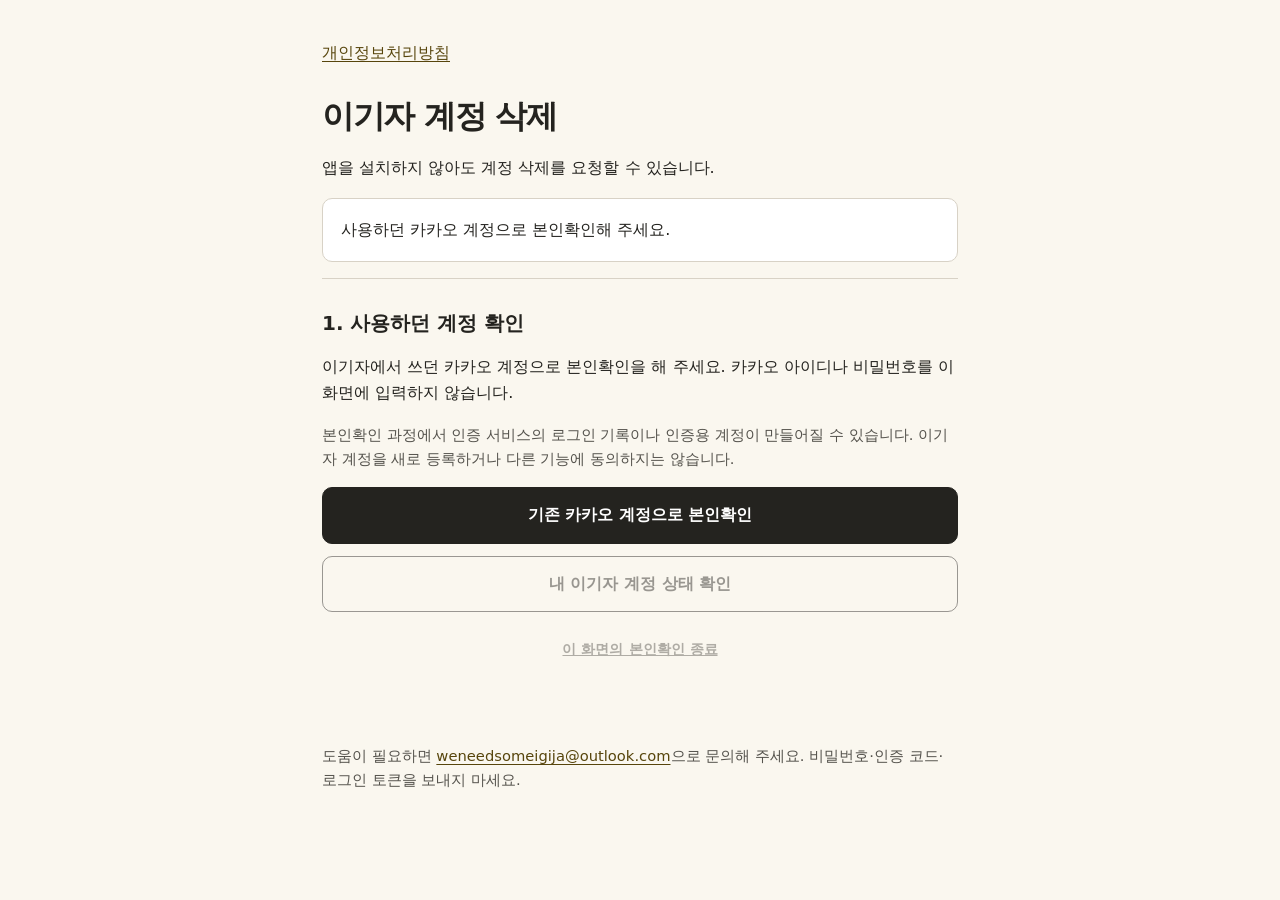
<file: account-delete/index.html>
<!doctype html>
<html lang="ko">
<head>
  <meta charset="utf-8">
  <meta name="referrer" content="no-referrer">
  <meta http-equiv="Content-Security-Policy" content="default-src 'none'; script-src 'self'; style-src 'self'; connect-src https://gwvoxdoitwmojdhrzecp.supabase.co; base-uri 'none'; form-action 'none'; object-src 'none'">
  <meta name="viewport" content="width=device-width, initial-scale=1">
  <title>이기자 계정 삭제</title>
  <link rel="stylesheet" href="./styles.css">
  <script type="module" src="./account-delete.mjs"></script>
</head>
<body>
<main>
  <a href="../" rel="noreferrer">개인정보처리방침</a>
  <h1>이기자 계정 삭제</h1>
  <p>앱을 설치하지 않아도 계정 삭제를 요청할 수 있습니다.</p>
  <p id="status" role="status" aria-live="polite">현재 웹 계정 삭제는 준비 중입니다.</p>
  <noscript>이 화면은 JavaScript가 필요합니다. 문의: weneedsomeigija@outlook.com</noscript>

  <section aria-labelledby="login-title">
    <h2 id="login-title">1. 사용하던 계정 확인</h2>
    <p>이기자에서 쓰던 카카오 계정으로 본인확인을 해 주세요. 카카오 아이디나 비밀번호를 이 화면에 입력하지 않습니다.</p>
    <p class="note">본인확인 과정에서 인증 서비스의 로그인 기록이나 인증용 계정이 만들어질 수 있습니다. 이기자 계정을 새로 등록하거나 다른 기능에 동의하지는 않습니다.</p>
    <button id="login" disabled>기존 카카오 계정으로 본인확인</button>
    <button id="check-root" class="secondary" disabled>내 이기자 계정 상태 확인</button>
    <button id="end-session" class="text-button" disabled>이 화면의 본인확인 종료</button>
  </section>

  <section id="scope" hidden aria-labelledby="scope-title">
    <h2 id="scope-title">2. 삭제할 내용 확인</h2>
    <p>이기자 계정과 연결된 서버의 사진 확인 자료, 선생·기억·리캡 관련 자료, 스쿼드 자료를 정리한 뒤 로그인용 인증 계정을 삭제합니다. 삭제가 시작되면 되돌릴 수 없습니다.</p>
    <p>기기에만 저장된 차단 규칙·과업·경제 장부·리캡과 내보낸 파일, 이전 익명 선생 자료는 이 요청으로 삭제하지 않습니다. 카카오 계정 자체도 삭제하지 않습니다.</p>
    <p class="note">보존 기간 안의 신고·처리 이력은 계정 연결을 제거한 뒤 남을 수 있습니다. 백업과 삭제 확인 기록은 별도 보존 정책을 따릅니다. 자세한 내용은 개인정보처리방침에서 확인해 주세요.</p>
    <label><input id="scope-agree" type="checkbox"> 삭제 범위와 되돌릴 수 없다는 내용을 확인했습니다.</label>
    <button id="review-delete" disabled>삭제 요청 전 마지막 확인</button>
  </section>

  <section id="confirm" hidden aria-labelledby="confirm-title">
    <h2 id="confirm-title">3. 이 계정을 삭제할까요?</h2>
    <p>지금 본인확인한 이기자 계정의 삭제를 요청합니다.</p>
    <button id="submit-delete" class="danger" disabled>확인한 계정 삭제 요청</button>
    <button id="cancel-delete" class="secondary">돌아가기</button>
  </section>

  <section id="receipt" hidden aria-labelledby="receipt-title">
    <h2 id="receipt-title">삭제 결과 확인</h2>
    <p id="receipt-state"></p>
    <p id="receipt-expiry" class="note"></p>
    <p class="note">이 탭에 보관된 정보는 이 요청의 결과만 확인할 수 있고, 삭제를 새로 요청할 권한은 없습니다. 로그인용 토큰은 저장하지 않습니다. 탭을 닫거나 브라우저 저장 정보를 지우면 결과 확인 정보가 사라질 수 있습니다.</p>
    <button id="check-receipt" disabled>이 요청의 결과 다시 확인</button>
    <button id="forget-receipt" class="text-button" disabled>이 탭의 결과 확인 정보 지우기</button>
  </section>
  <p class="help">도움이 필요하면 <a href="mailto:weneedsomeigija@outlook.com" rel="noreferrer">weneedsomeigija@outlook.com</a>으로 문의해 주세요. 비밀번호·인증 코드·로그인 토큰을 보내지 마세요.</p>
</main>
</body>
</html>
</file>
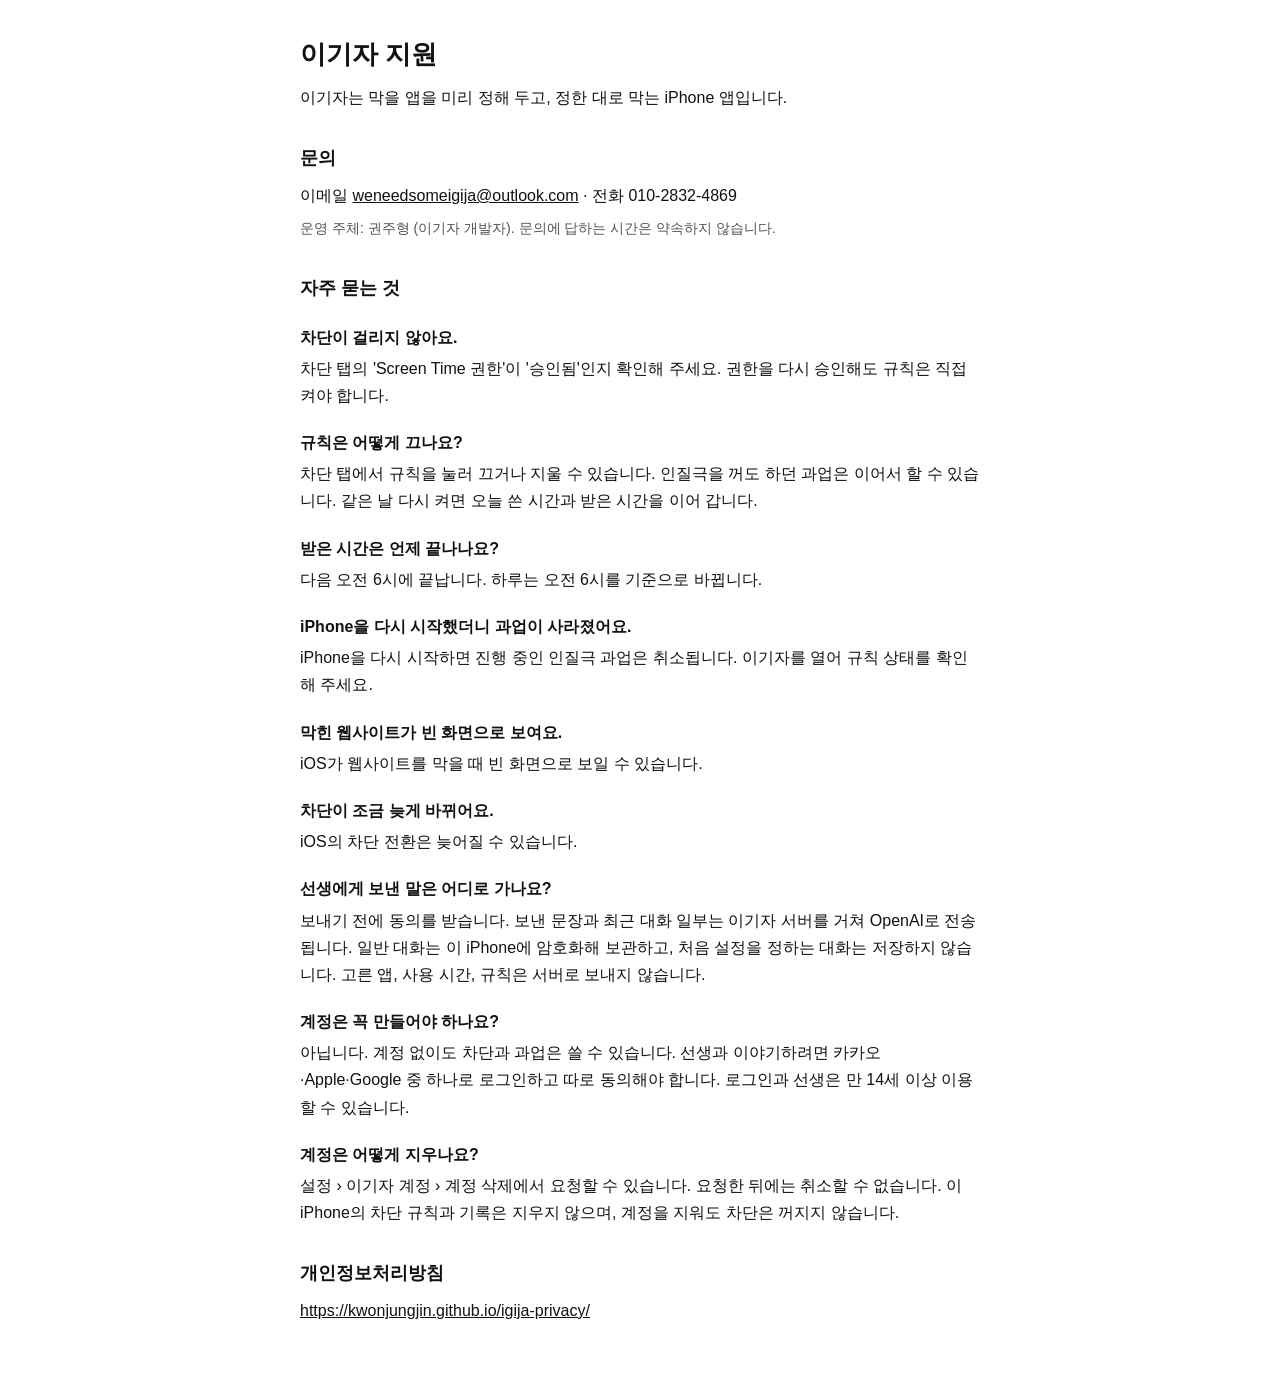
<file: support/index.html>
<!doctype html>
<!-- 생성 이유: 2026-11-11 iPhone 첫 제출 App Store 지원 URL용 공개 지원 페이지(05 초안을 앱 현행 문구·방침 15판에 맞춤, Claude 작성). -->
<html lang="ko">
<head>
  <meta charset="utf-8">
  <meta name="viewport" content="width=device-width, initial-scale=1">
  <title>이기자 지원</title>
  <style>
    body { margin: 0; background: #fff; color: #111; font-family: -apple-system, BlinkMacSystemFont, "Apple SD Gothic Neo", "Noto Sans KR", sans-serif; line-height: 1.7; }
    main { max-width: 680px; margin: 0 auto; padding: 32px 16px 64px; }
    h1 { font-size: 26px; margin: 0 0 8px; }
    h2 { font-size: 18px; margin: 32px 0 8px; }
    h3 { font-size: 16px; margin: 20px 0 4px; }
    p { margin: 0 0 8px; }
    a { color: #111; }
    .meta { color: #555; font-size: 14px; }
  </style>
</head>
<body>
<main>
  <h1>이기자 지원</h1>
  <p>이기자는 막을 앱을 미리 정해 두고, 정한 대로 막는 iPhone 앱입니다.</p>

  <h2>문의</h2>
  <p>이메일 <a href="mailto:weneedsomeigija@outlook.com">weneedsomeigija@outlook.com</a> · 전화 010-2832-4869</p>
  <p class="meta">운영 주체: 권주형 (이기자 개발자). 문의에 답하는 시간은 약속하지 않습니다.</p>

  <h2>자주 묻는 것</h2>

  <h3>차단이 걸리지 않아요.</h3>
  <p>차단 탭의 'Screen Time 권한'이 '승인됨'인지 확인해 주세요. 권한을 다시 승인해도 규칙은 직접 켜야 합니다.</p>

  <h3>규칙은 어떻게 끄나요?</h3>
  <p>차단 탭에서 규칙을 눌러 끄거나 지울 수 있습니다. 인질극을 꺼도 하던 과업은 이어서 할 수 있습니다. 같은 날 다시 켜면 오늘 쓴 시간과 받은 시간을 이어 갑니다.</p>

  <h3>받은 시간은 언제 끝나나요?</h3>
  <p>다음 오전 6시에 끝납니다. 하루는 오전 6시를 기준으로 바뀝니다.</p>

  <h3>iPhone을 다시 시작했더니 과업이 사라졌어요.</h3>
  <p>iPhone을 다시 시작하면 진행 중인 인질극 과업은 취소됩니다. 이기자를 열어 규칙 상태를 확인해 주세요.</p>

  <h3>막힌 웹사이트가 빈 화면으로 보여요.</h3>
  <p>iOS가 웹사이트를 막을 때 빈 화면으로 보일 수 있습니다.</p>

  <h3>차단이 조금 늦게 바뀌어요.</h3>
  <p>iOS의 차단 전환은 늦어질 수 있습니다.</p>

  <h3>선생에게 보낸 말은 어디로 가나요?</h3>
  <p>보내기 전에 동의를 받습니다. 보낸 문장과 최근 대화 일부는 이기자 서버를 거쳐 OpenAI로 전송됩니다. 일반 대화는 이 iPhone에 암호화해 보관하고, 처음 설정을 정하는 대화는 저장하지 않습니다. 고른 앱, 사용 시간, 규칙은 서버로 보내지 않습니다.</p>

  <h3>계정은 꼭 만들어야 하나요?</h3>
  <p>아닙니다. 계정 없이도 차단과 과업은 쓸 수 있습니다. 선생과 이야기하려면 카카오·Apple·Google 중 하나로 로그인하고 따로 동의해야 합니다. 로그인과 선생은 만 14세 이상 이용할 수 있습니다.</p>

  <h3>계정은 어떻게 지우나요?</h3>
  <p>설정 › 이기자 계정 › 계정 삭제에서 요청할 수 있습니다. 요청한 뒤에는 취소할 수 없습니다. 이 iPhone의 차단 규칙과 기록은 지우지 않으며, 계정을 지워도 차단은 꺼지지 않습니다.</p>

  <h2>개인정보처리방침</h2>
  <p><a href="https://kwonjungjin.github.io/igija-privacy/">https://kwonjungjin.github.io/igija-privacy/</a></p>
</main>
</body>
</html>
</file>
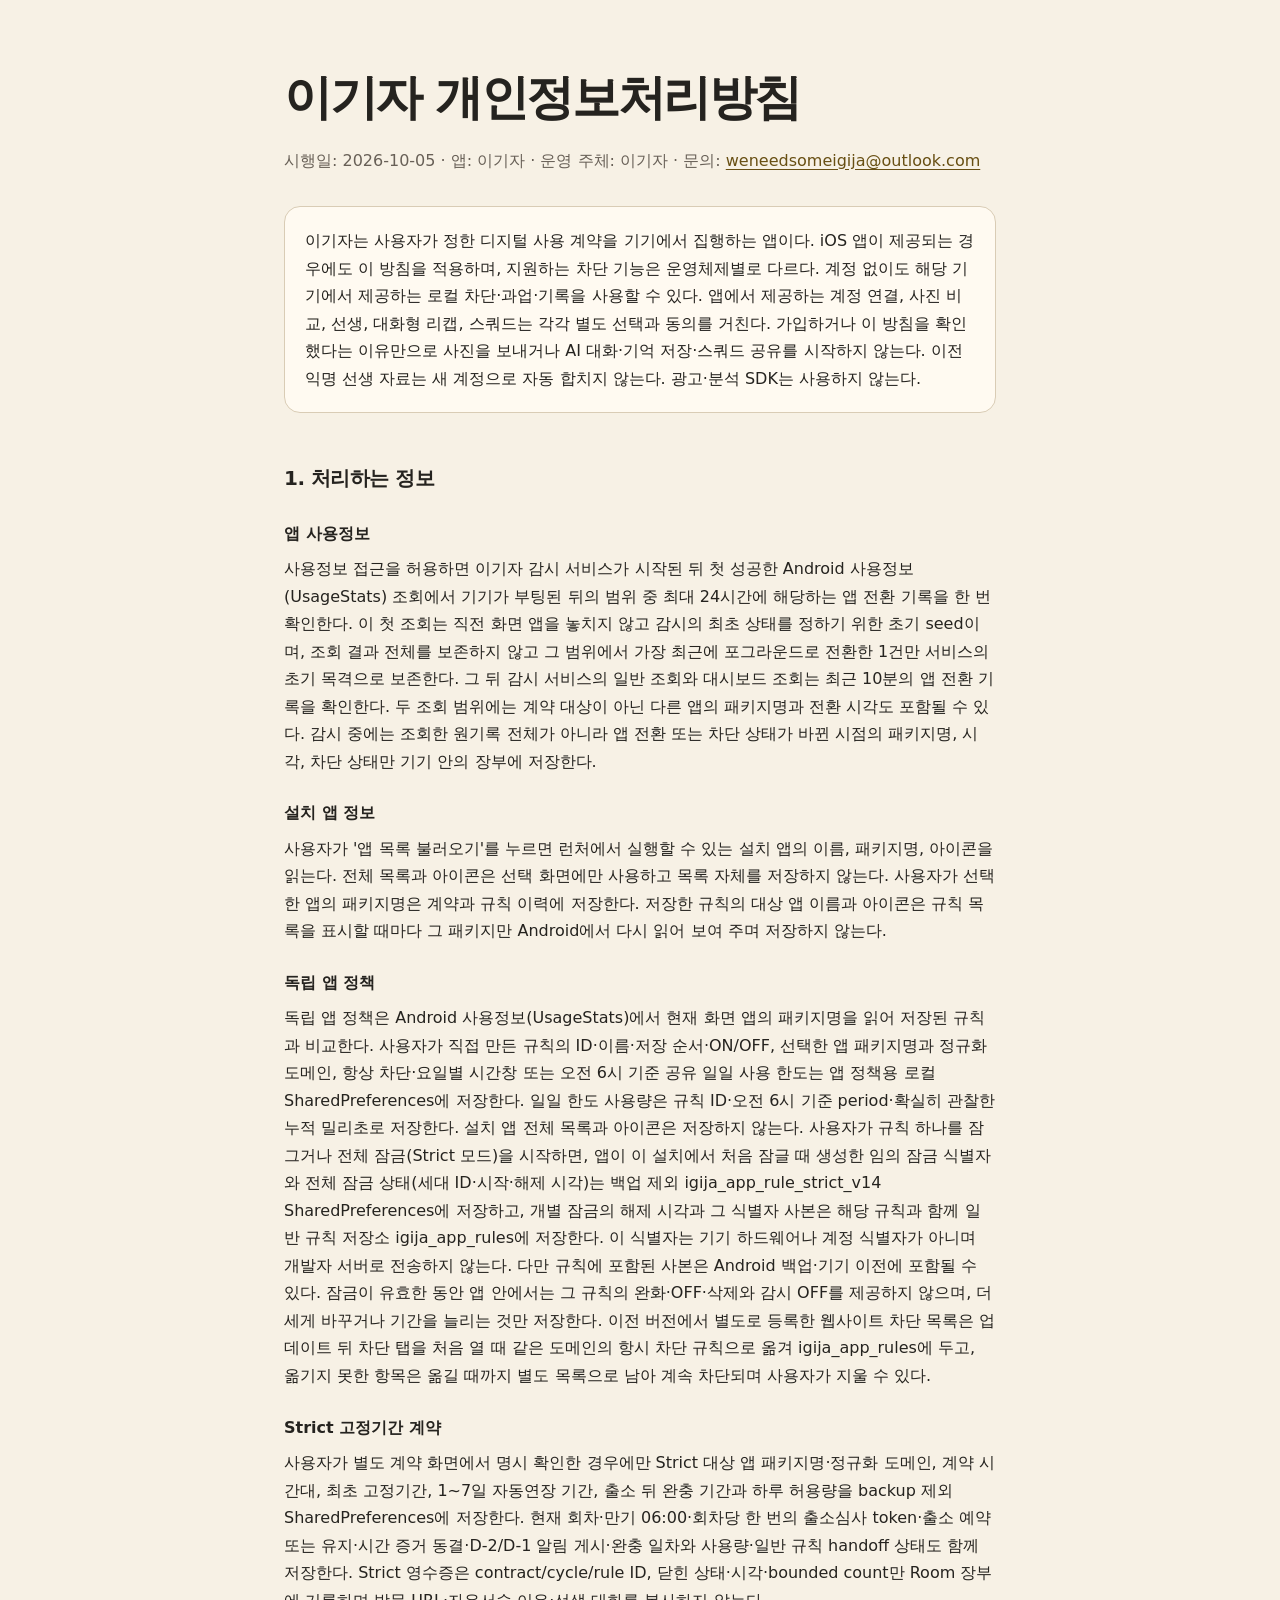
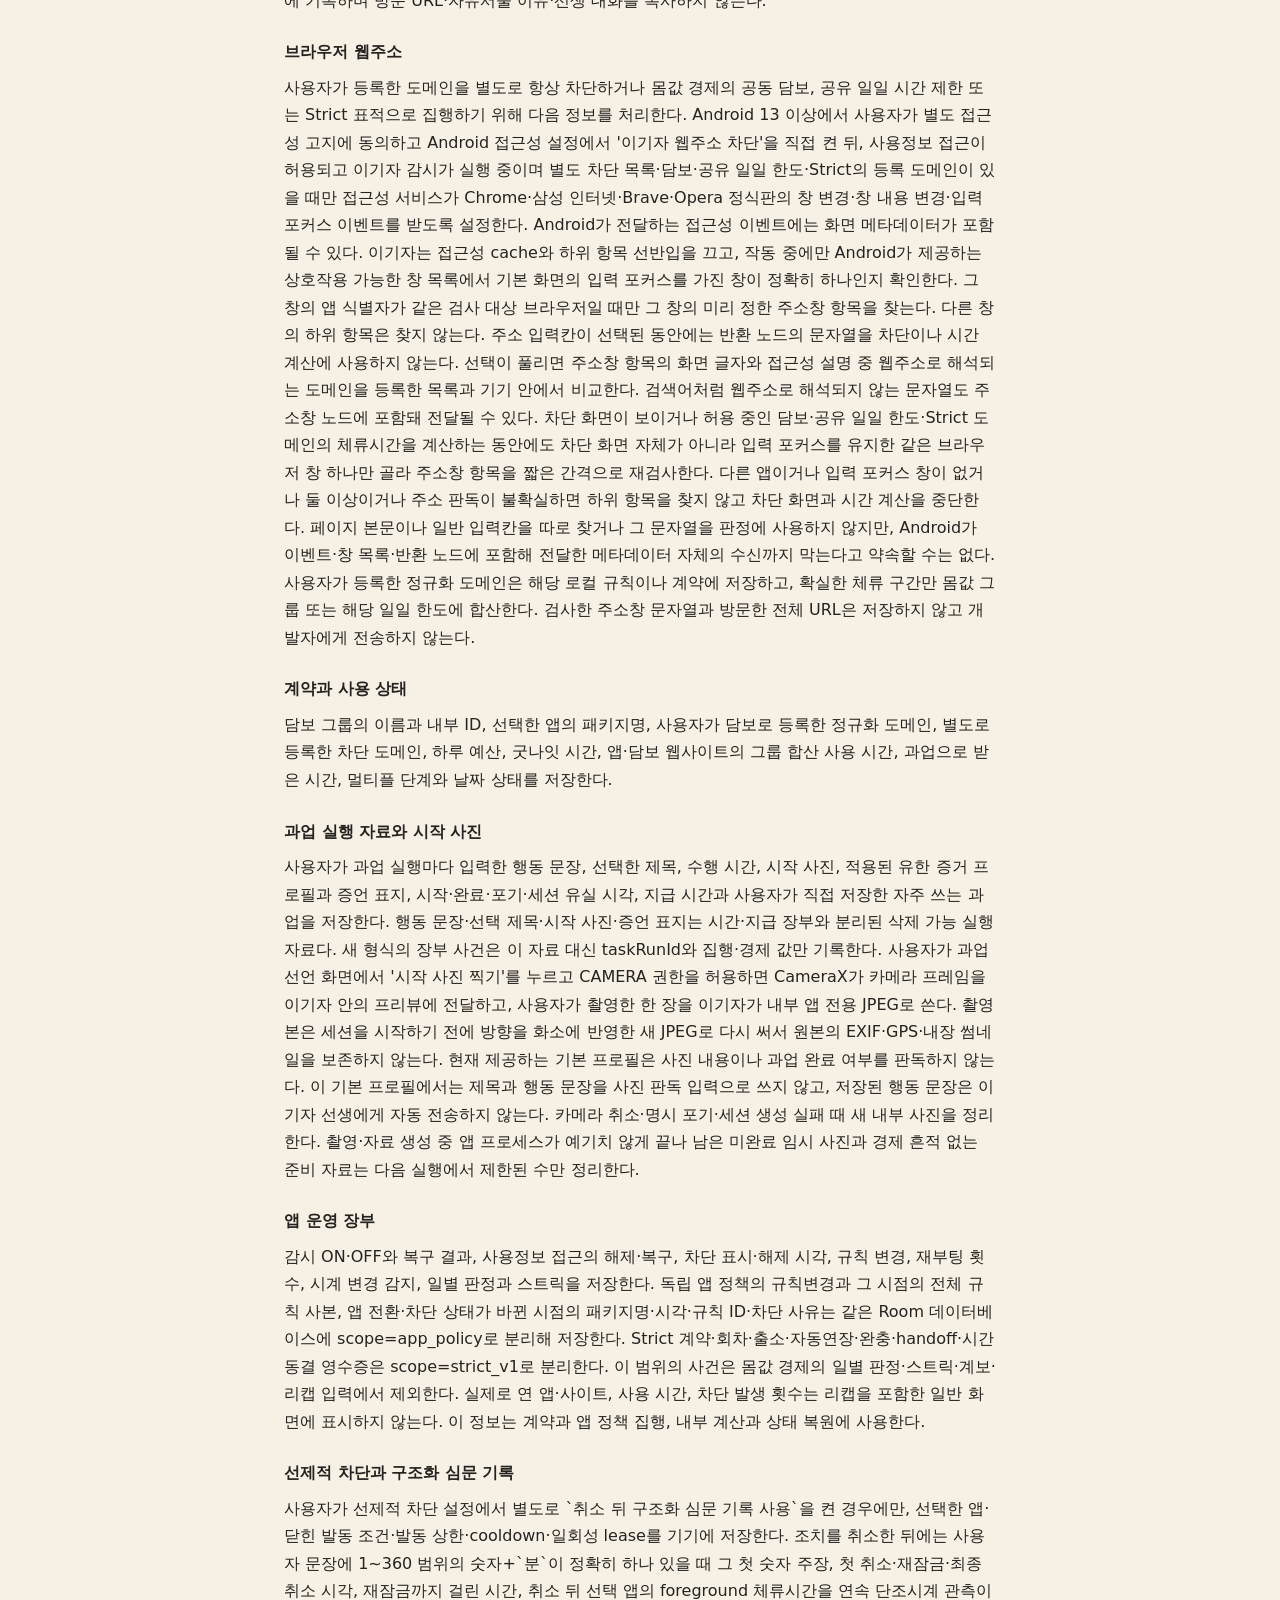
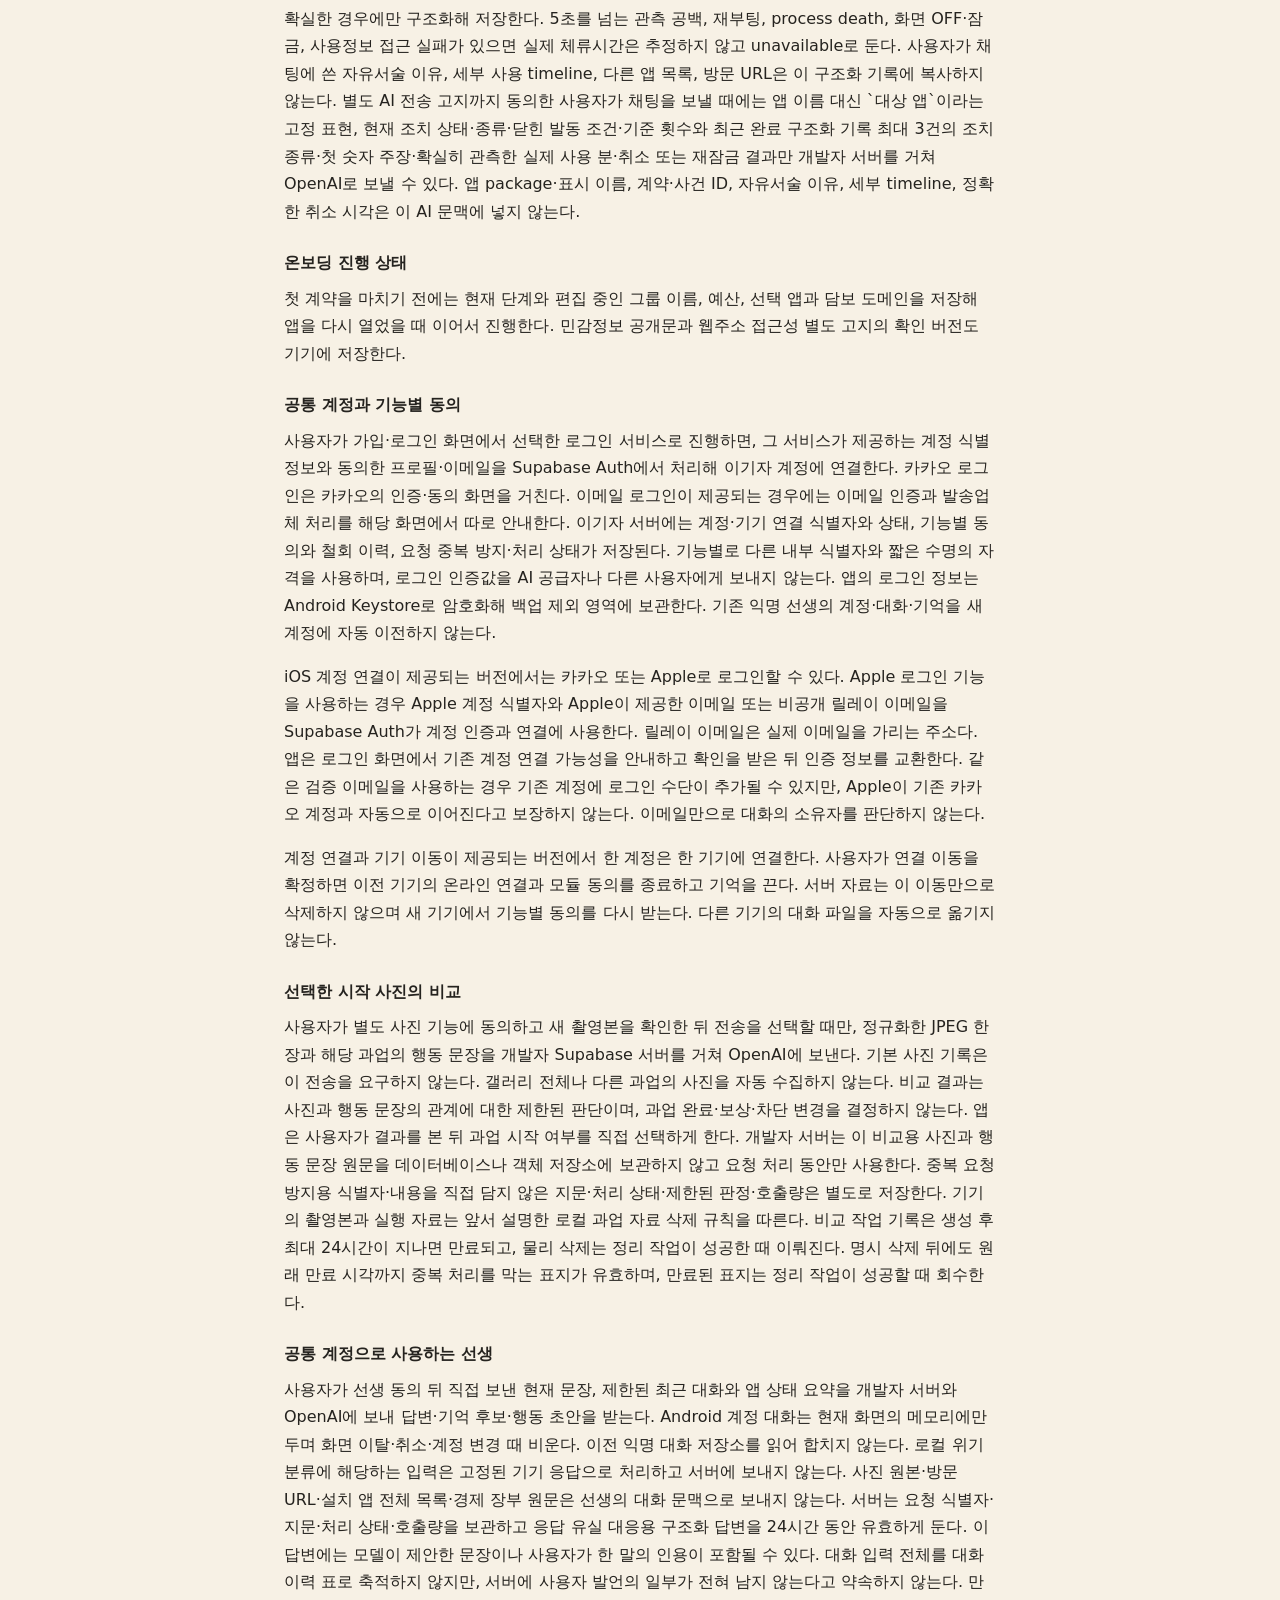
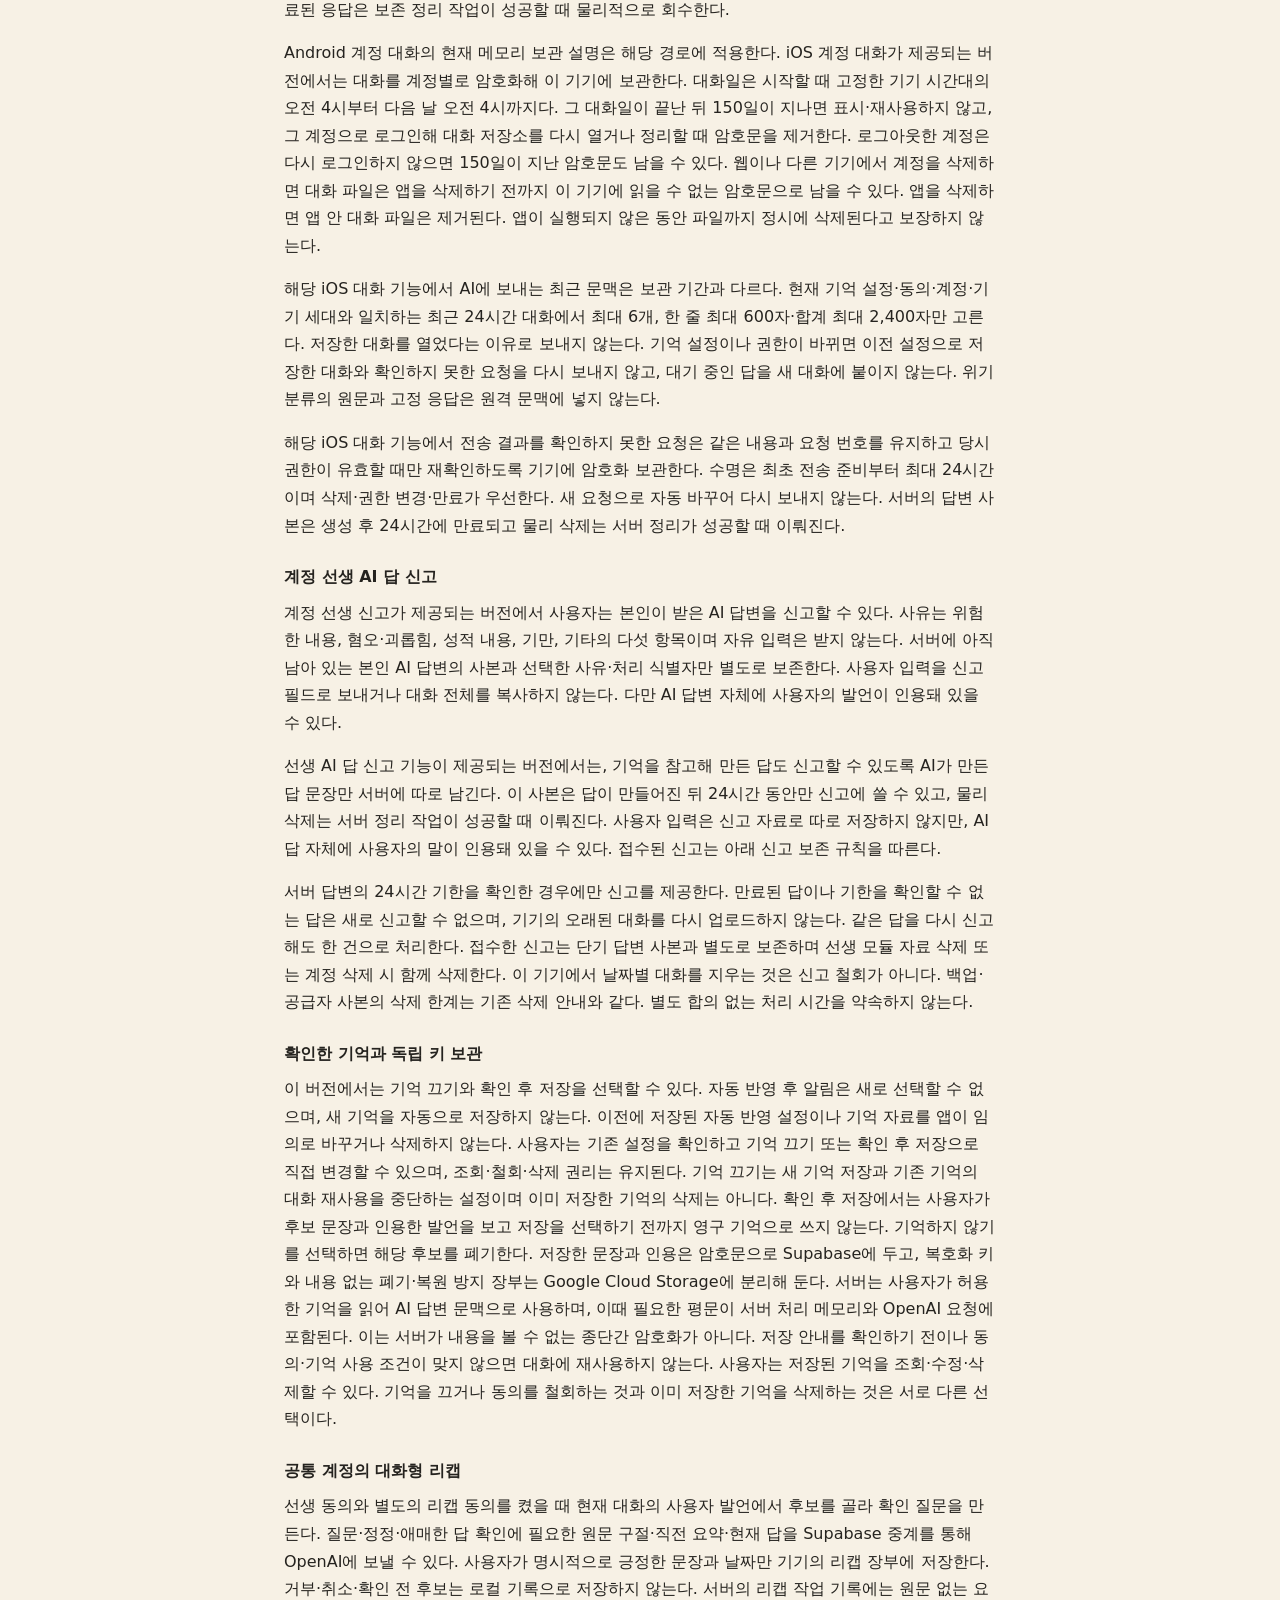
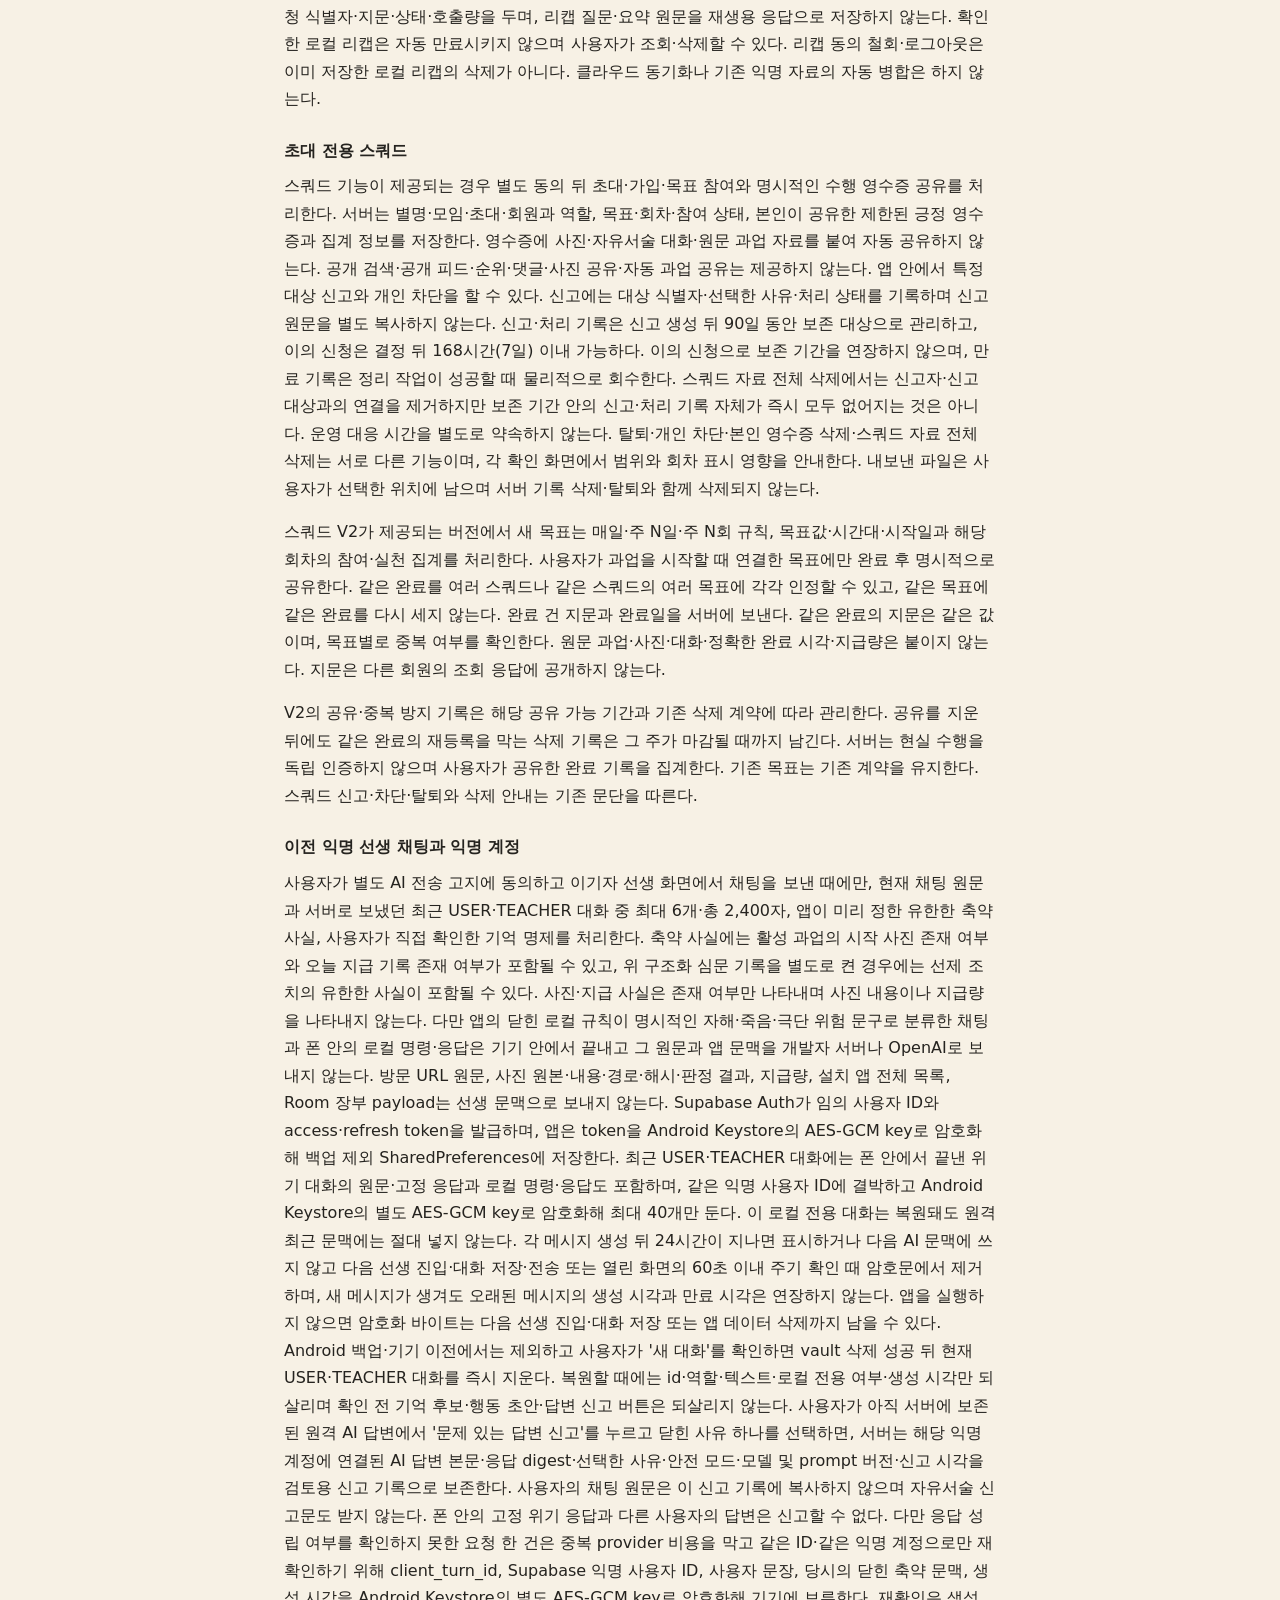
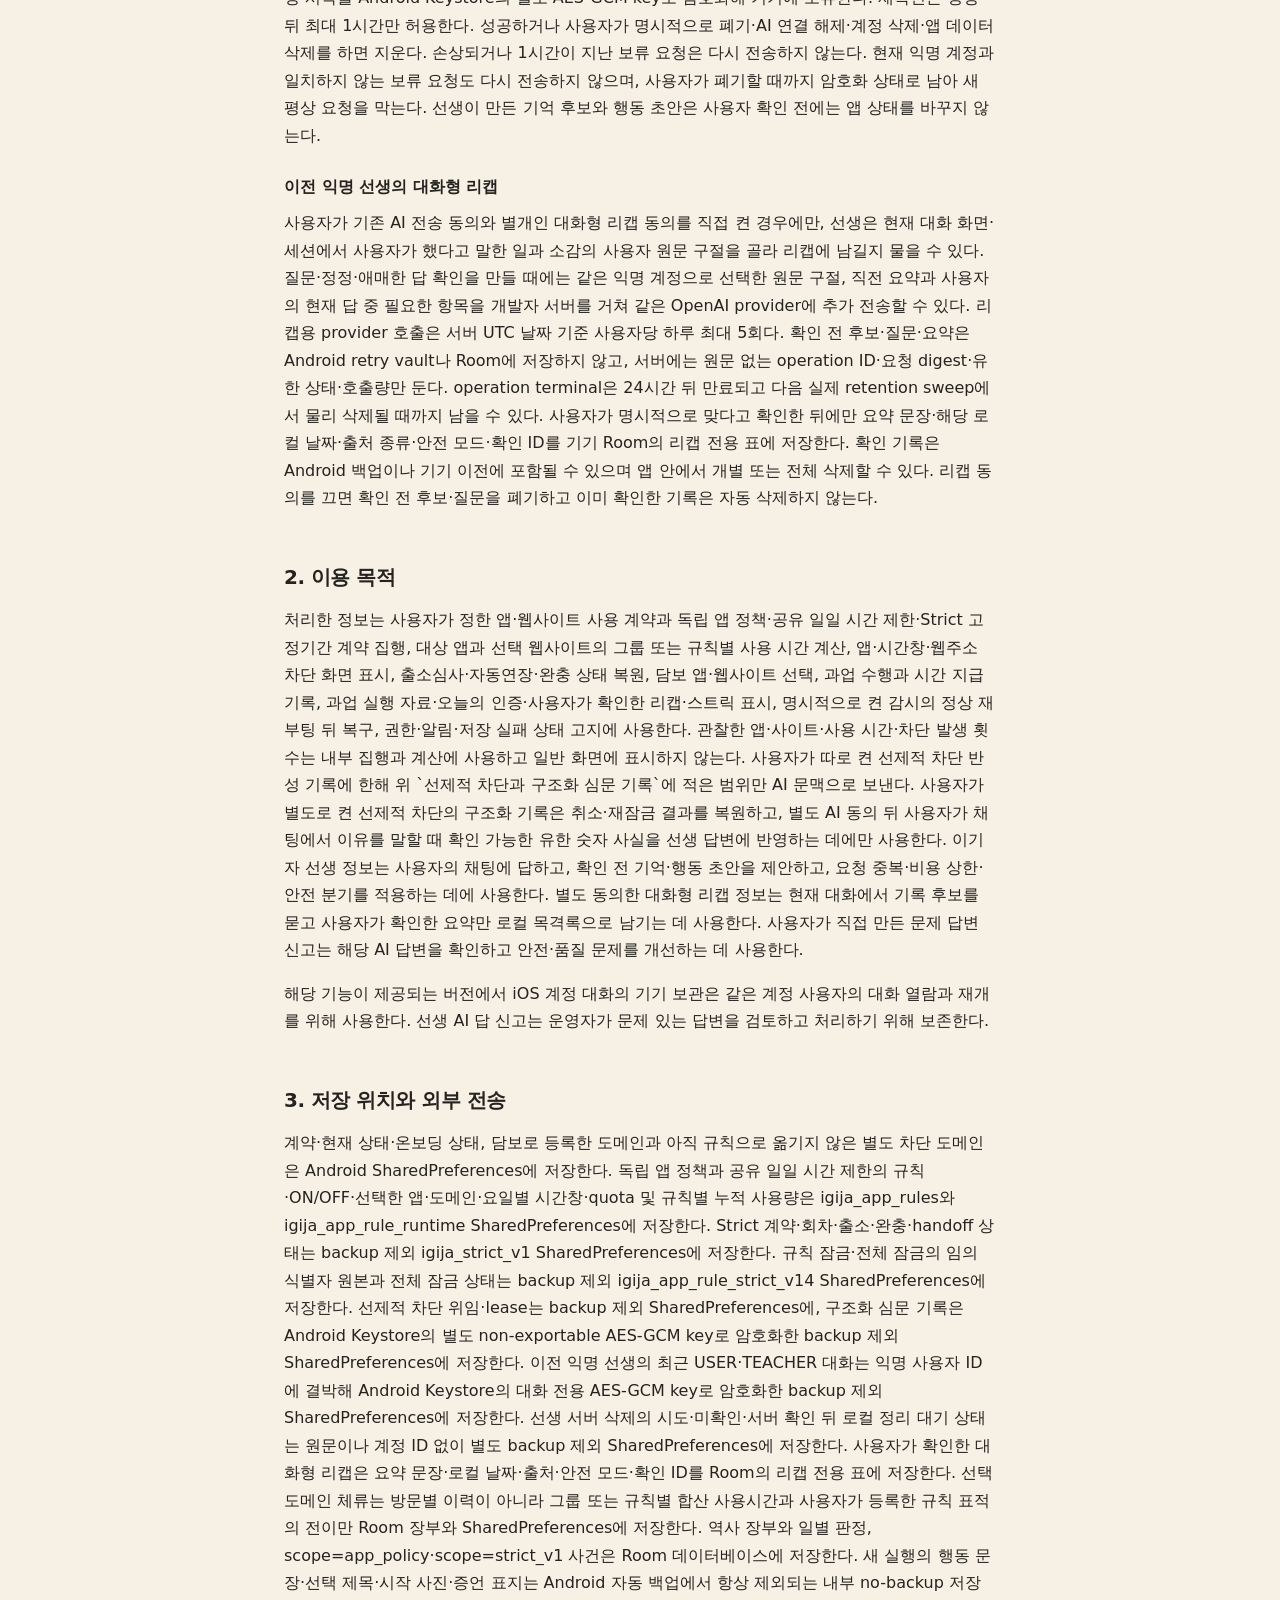
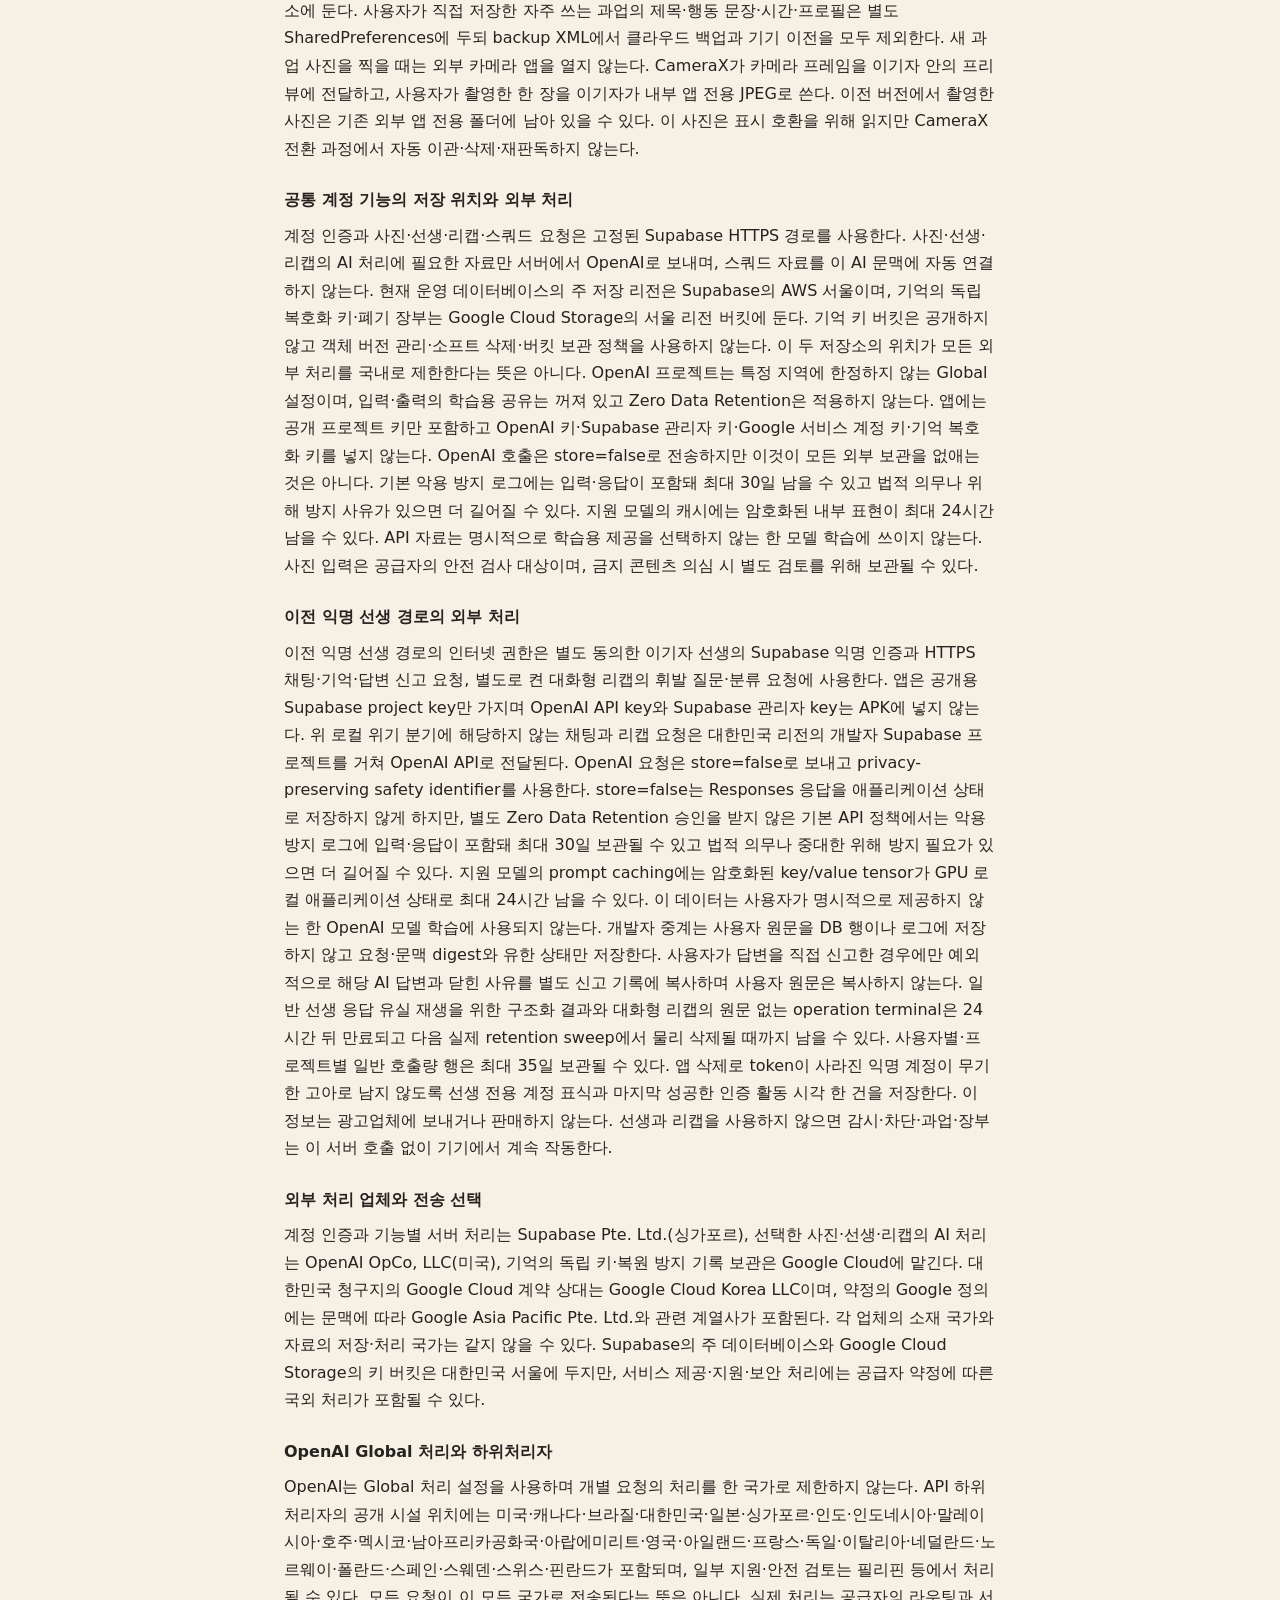
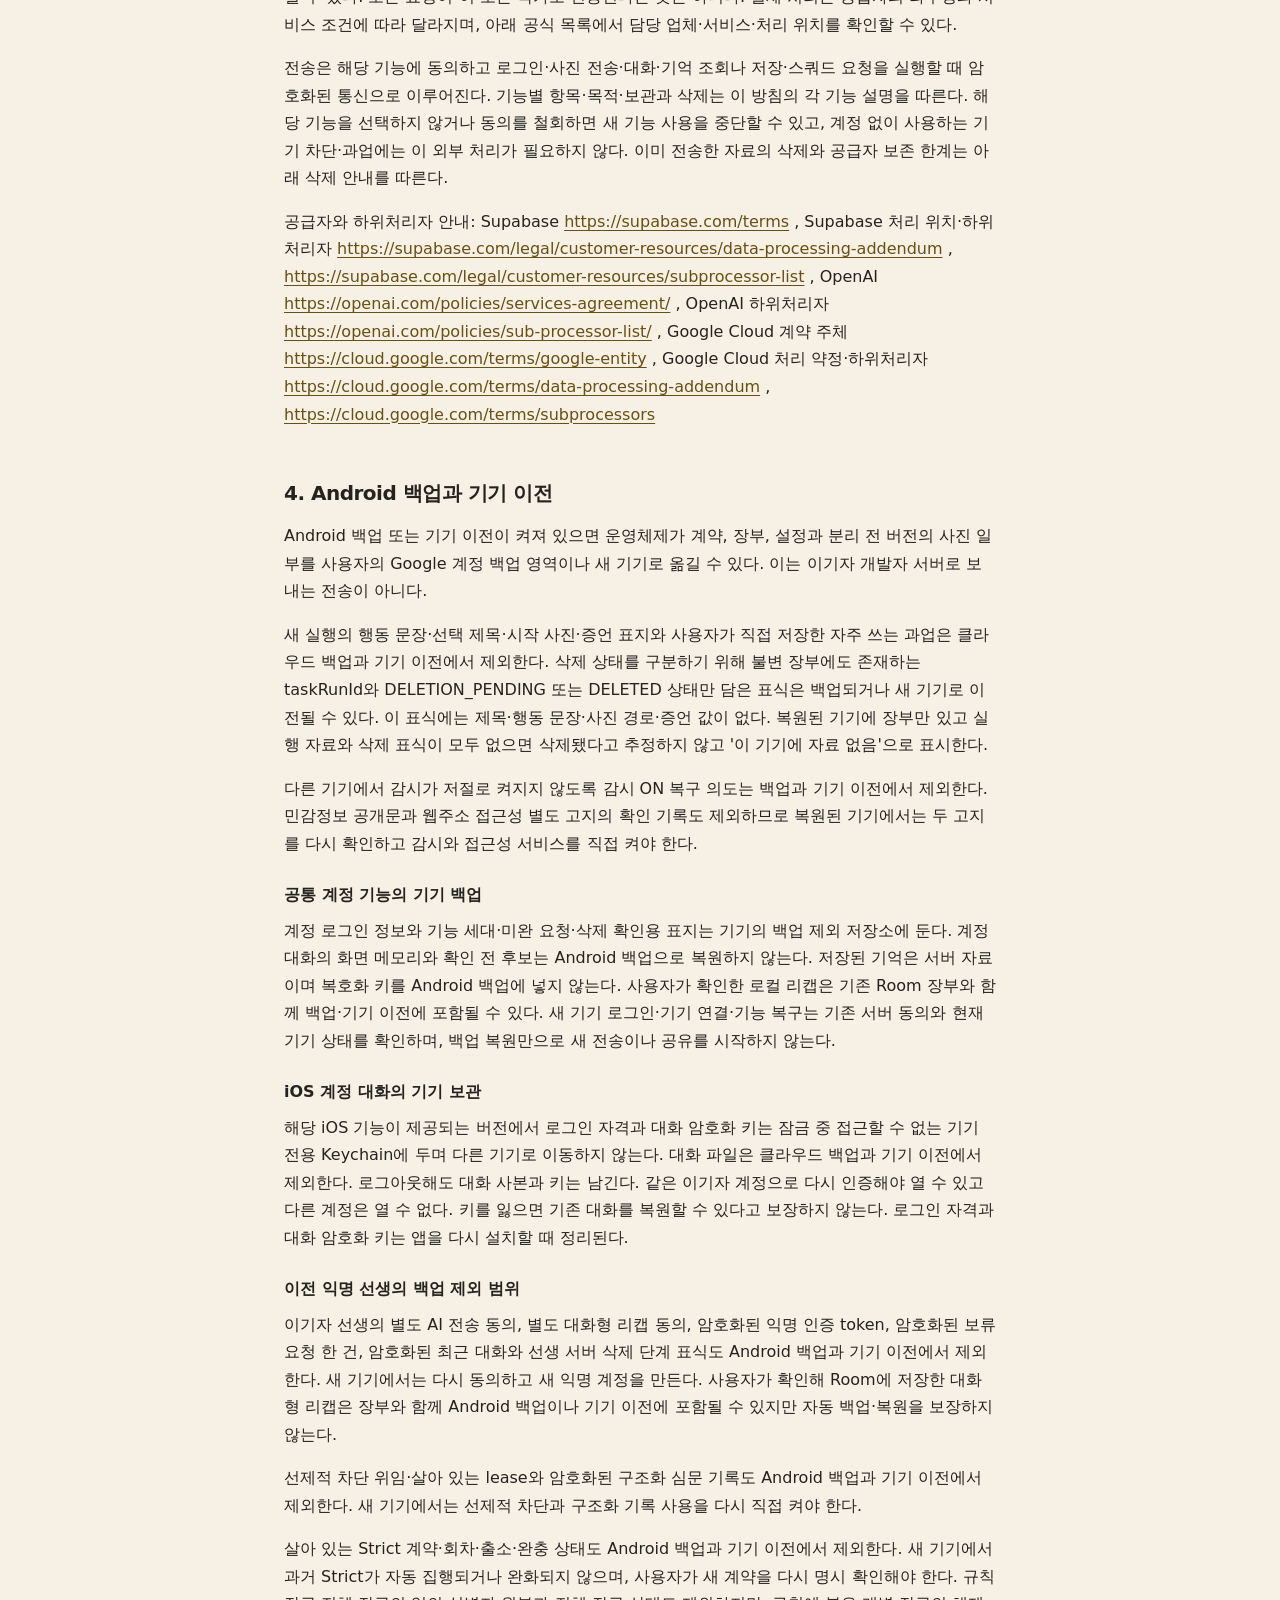
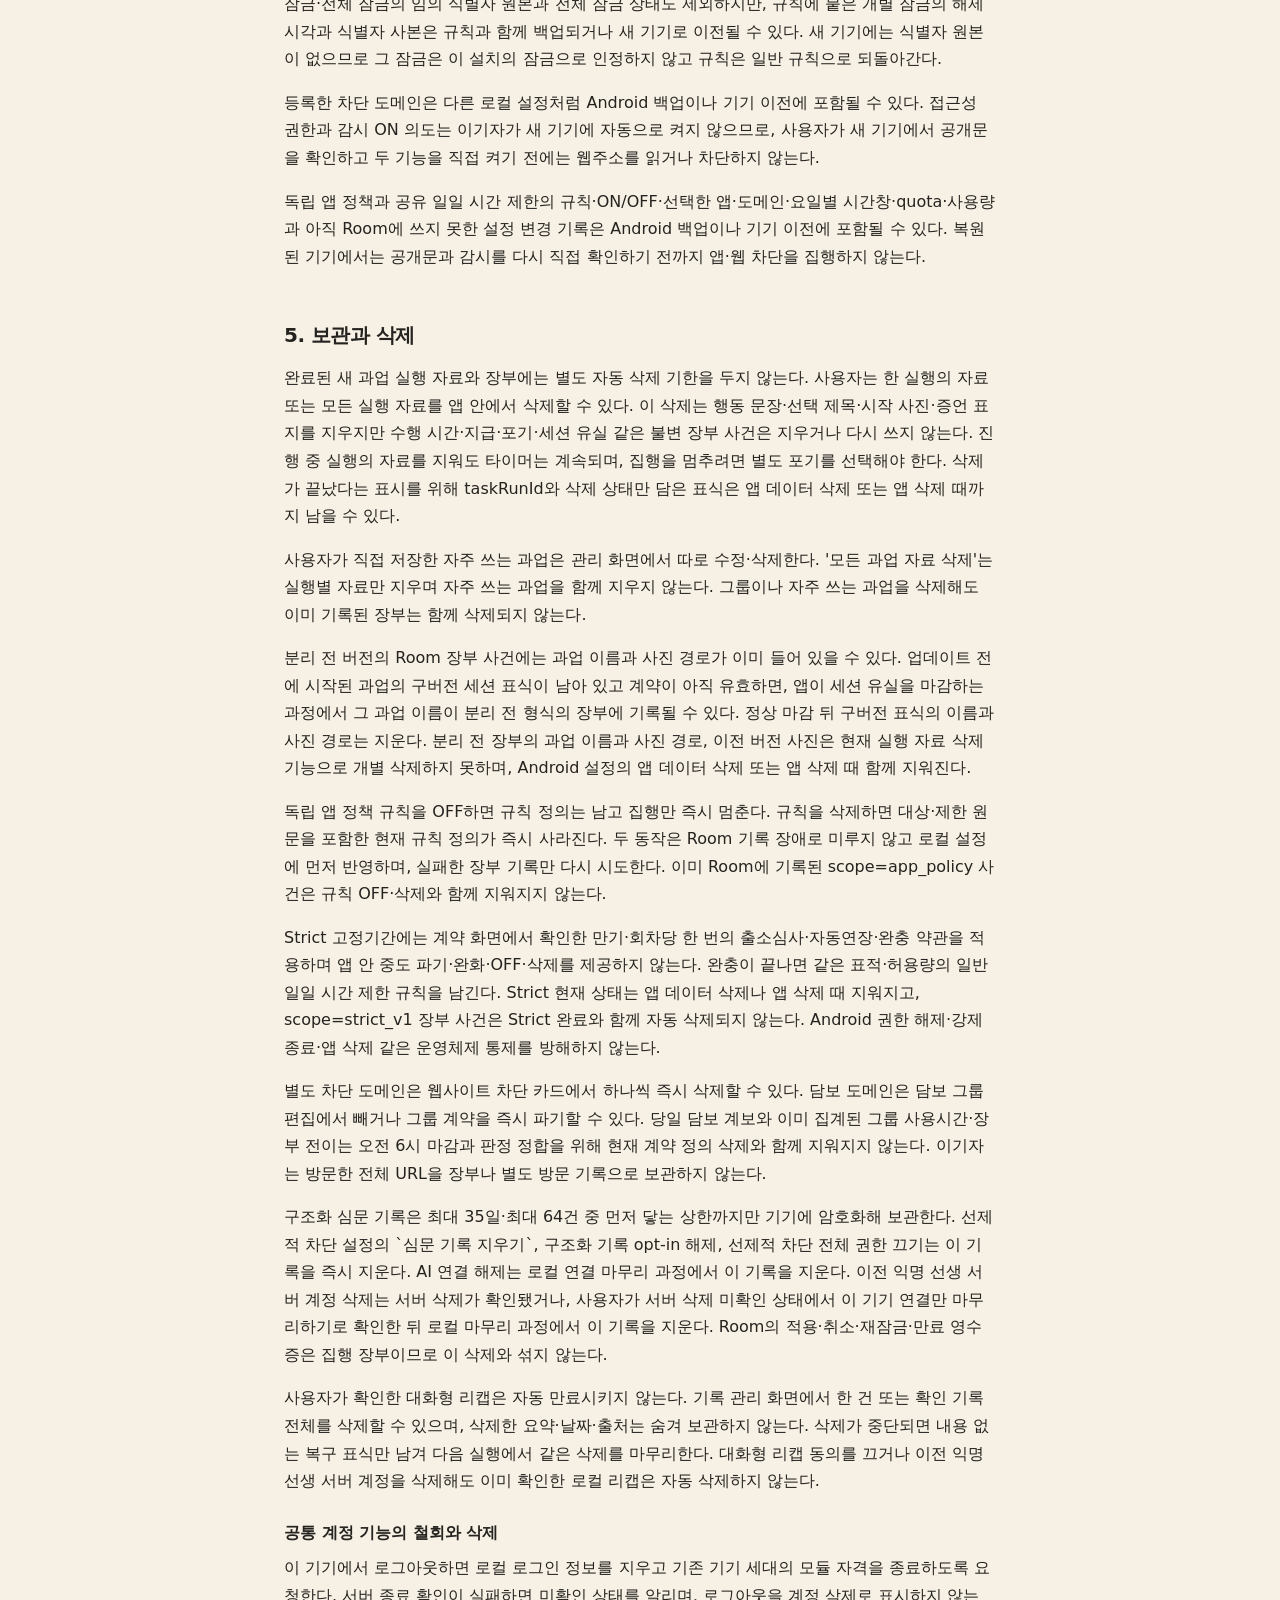
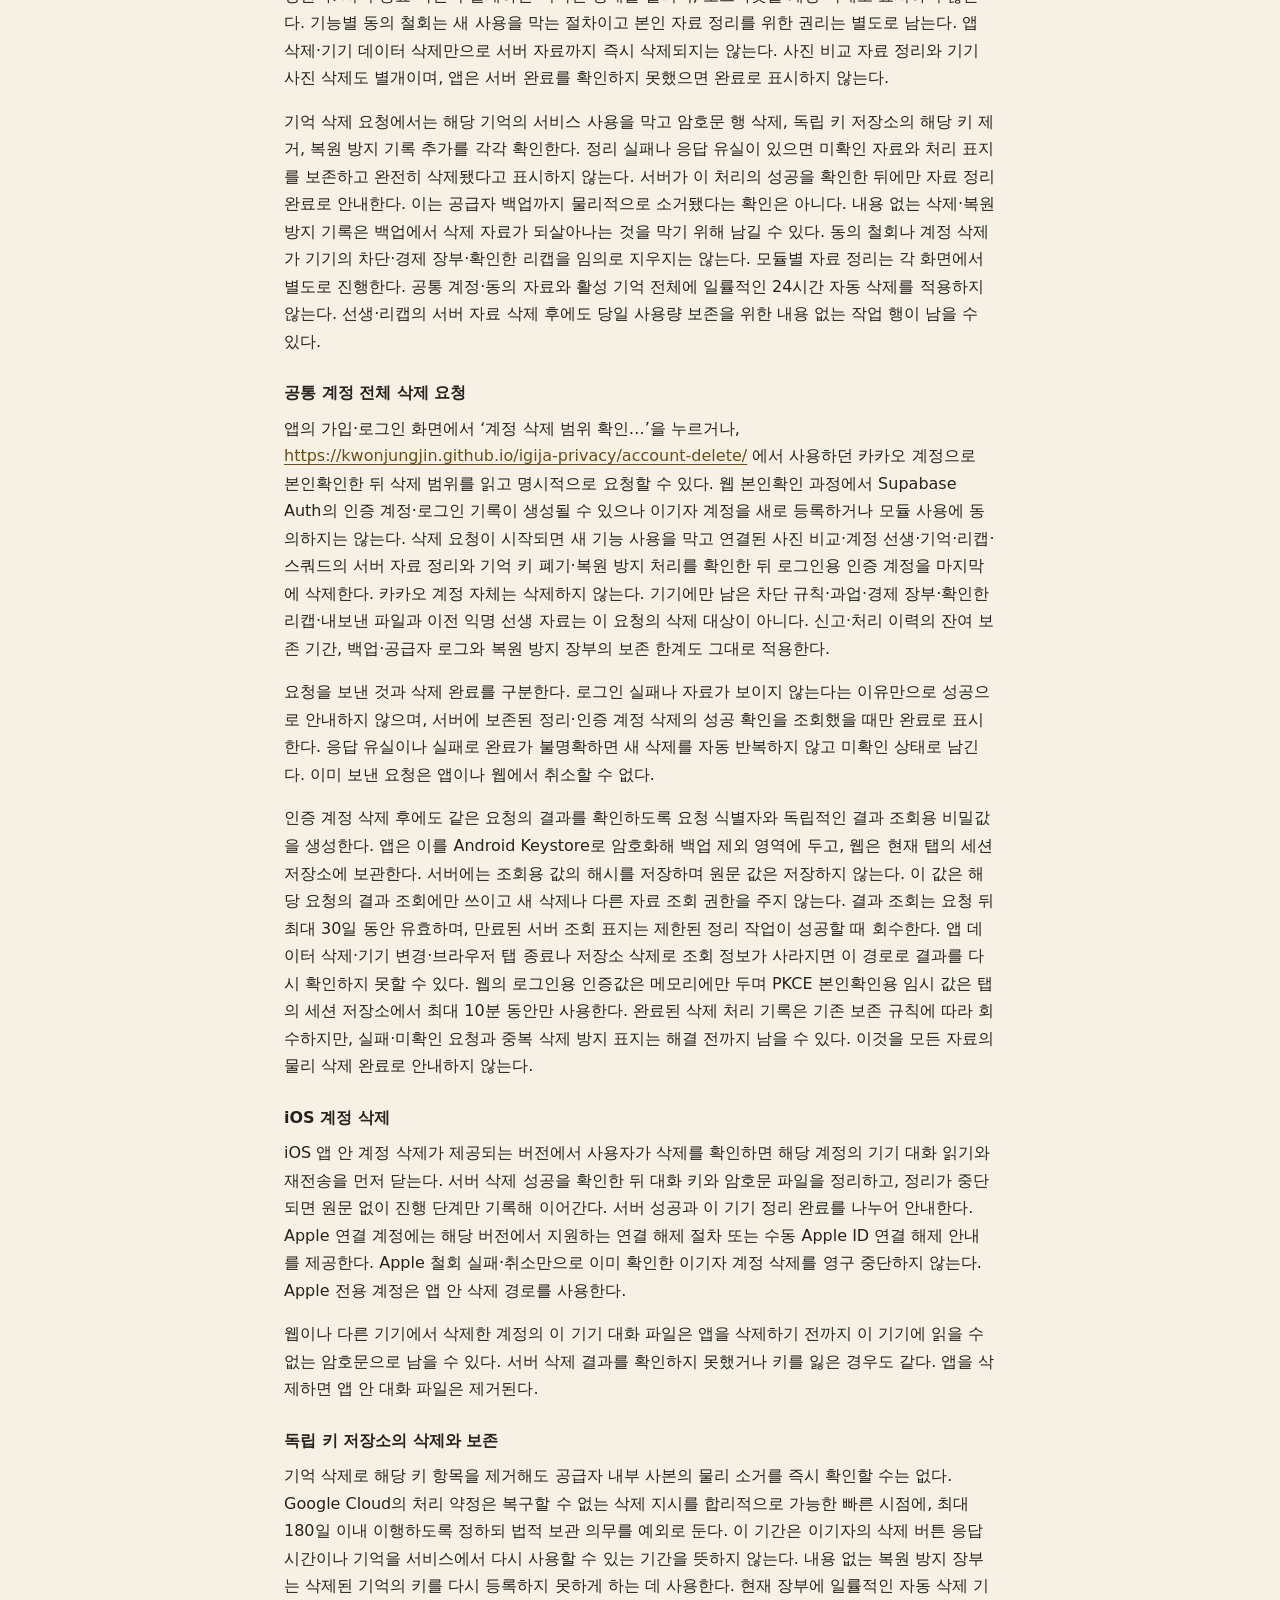
<file: v14/index.html>
<!doctype html>
<html lang="ko">
<head>
  <meta charset="utf-8">
  <meta name="viewport" content="width=device-width, initial-scale=1">
  <meta name="color-scheme" content="light">
  <meta name="policy-source-sha256" content="c8bdce616416cd08c85cd4cbd9d92915d33cb1e40ba6f3b990a61d320606ff68">
  <title>이기자 개인정보처리방침</title>
  <style>
    :root { color:#25231f; background:#f7f1e5; font-family:system-ui,-apple-system,BlinkMacSystemFont,"Segoe UI",sans-serif; line-height:1.72; }
    body { margin:0; }
    main { box-sizing:border-box; width:min(760px,100%); margin:0 auto; padding:56px 24px 96px; }
    h1 { margin:0 0 8px; font-size:clamp(2rem,7vw,3rem); letter-spacing:-.05em; }
    h2 { margin:48px 0 12px; font-size:1.25rem; letter-spacing:-.025em; }
    h3 { margin:24px 0 8px; font-size:1rem; }
    p { margin:0 0 16px; }
    .summary { margin:32px 0; padding:20px; border:1px solid #d9ccb5; border-radius:16px; background:#fffaf1; }
    .meta { color:#686057; }
    a { color:#684f13; text-underline-offset:3px; overflow-wrap:anywhere; }
  </style>
</head>
<body>
<main>
  <h1>이기자 개인정보처리방침</h1>
  <p class="meta">시행일: 2026-10-05 · 앱: 이기자 · 운영 주체: 이기자 · 문의: <a href="mailto:weneedsomeigija@outlook.com">weneedsomeigija@outlook.com</a></p>
  <p class="summary">이기자는 사용자가 정한 디지털 사용 계약을 기기에서 집행하는 앱이다. iOS 앱이 제공되는 경우에도 이 방침을 적용하며, 지원하는 차단 기능은 운영체제별로 다르다. 계정 없이도 해당 기기에서 제공하는 로컬 차단·과업·기록을 사용할 수 있다. 앱에서 제공하는 계정 연결, 사진 비교, 선생, 대화형 리캡, 스쿼드는 각각 별도 선택과 동의를 거친다. 가입하거나 이 방침을 확인했다는 이유만으로 사진을 보내거나 AI 대화·기억 저장·스쿼드 공유를 시작하지 않는다. 이전 익명 선생 자료는 새 계정으로 자동 합치지 않는다. 광고·분석 SDK는 사용하지 않는다.</p>
  <h2>1. 처리하는 정보</h2>
  <h3>앱 사용정보</h3>
  <p>사용정보 접근을 허용하면 이기자 감시 서비스가 시작된 뒤 첫 성공한 Android 사용정보(UsageStats) 조회에서 기기가 부팅된 뒤의 범위 중 최대 24시간에 해당하는 앱 전환 기록을 한 번 확인한다. 이 첫 조회는 직전 화면 앱을 놓치지 않고 감시의 최초 상태를 정하기 위한 초기 seed이며, 조회 결과 전체를 보존하지 않고 그 범위에서 가장 최근에 포그라운드로 전환한 1건만 서비스의 초기 목격으로 보존한다. 그 뒤 감시 서비스의 일반 조회와 대시보드 조회는 최근 10분의 앱 전환 기록을 확인한다. 두 조회 범위에는 계약 대상이 아닌 다른 앱의 패키지명과 전환 시각도 포함될 수 있다. 감시 중에는 조회한 원기록 전체가 아니라 앱 전환 또는 차단 상태가 바뀐 시점의 패키지명, 시각, 차단 상태만 기기 안의 장부에 저장한다.</p>
  <h3>설치 앱 정보</h3>
  <p>사용자가 &#x27;앱 목록 불러오기&#x27;를 누르면 런처에서 실행할 수 있는 설치 앱의 이름, 패키지명, 아이콘을 읽는다. 전체 목록과 아이콘은 선택 화면에만 사용하고 목록 자체를 저장하지 않는다. 사용자가 선택한 앱의 패키지명은 계약과 규칙 이력에 저장한다. 저장한 규칙의 대상 앱 이름과 아이콘은 규칙 목록을 표시할 때마다 그 패키지만 Android에서 다시 읽어 보여 주며 저장하지 않는다.</p>
  <h3>독립 앱 정책</h3>
  <p>독립 앱 정책은 Android 사용정보(UsageStats)에서 현재 화면 앱의 패키지명을 읽어 저장된 규칙과 비교한다. 사용자가 직접 만든 규칙의 ID·이름·저장 순서·ON/OFF, 선택한 앱 패키지명과 정규화 도메인, 항상 차단·요일별 시간창 또는 오전 6시 기준 공유 일일 사용 한도는 앱 정책용 로컬 SharedPreferences에 저장한다. 일일 한도 사용량은 규칙 ID·오전 6시 기준 period·확실히 관찰한 누적 밀리초로 저장한다. 설치 앱 전체 목록과 아이콘은 저장하지 않는다. 사용자가 규칙 하나를 잠그거나 전체 잠금(Strict 모드)을 시작하면, 앱이 이 설치에서 처음 잠글 때 생성한 임의 잠금 식별자와 전체 잠금 상태(세대 ID·시작·해제 시각)는 백업 제외 igija_app_rule_strict_v14 SharedPreferences에 저장하고, 개별 잠금의 해제 시각과 그 식별자 사본은 해당 규칙과 함께 일반 규칙 저장소 igija_app_rules에 저장한다. 이 식별자는 기기 하드웨어나 계정 식별자가 아니며 개발자 서버로 전송하지 않는다. 다만 규칙에 포함된 사본은 Android 백업·기기 이전에 포함될 수 있다. 잠금이 유효한 동안 앱 안에서는 그 규칙의 완화·OFF·삭제와 감시 OFF를 제공하지 않으며, 더 세게 바꾸거나 기간을 늘리는 것만 저장한다. 이전 버전에서 별도로 등록한 웹사이트 차단 목록은 업데이트 뒤 차단 탭을 처음 열 때 같은 도메인의 항시 차단 규칙으로 옮겨 igija_app_rules에 두고, 옮기지 못한 항목은 옮길 때까지 별도 목록으로 남아 계속 차단되며 사용자가 지울 수 있다.</p>
  <h3>Strict 고정기간 계약</h3>
  <p>사용자가 별도 계약 화면에서 명시 확인한 경우에만 Strict 대상 앱 패키지명·정규화 도메인, 계약 시간대, 최초 고정기간, 1~7일 자동연장 기간, 출소 뒤 완충 기간과 하루 허용량을 backup 제외 SharedPreferences에 저장한다. 현재 회차·만기 06:00·회차당 한 번의 출소심사 token·출소 예약 또는 유지·시간 증거 동결·D-2/D-1 알림 게시·완충 일차와 사용량·일반 규칙 handoff 상태도 함께 저장한다. Strict 영수증은 contract/cycle/rule ID, 닫힌 상태·시각·bounded count만 Room 장부에 기록하며 방문 URL·자유서술 이유·선생 대화를 복사하지 않는다.</p>
  <h3>브라우저 웹주소</h3>
  <p>사용자가 등록한 도메인을 별도로 항상 차단하거나 몸값 경제의 공동 담보, 공유 일일 시간 제한 또는 Strict 표적으로 집행하기 위해 다음 정보를 처리한다. Android 13 이상에서 사용자가 별도 접근성 고지에 동의하고 Android 접근성 설정에서 &#x27;이기자 웹주소 차단&#x27;을 직접 켠 뒤, 사용정보 접근이 허용되고 이기자 감시가 실행 중이며 별도 차단 목록·담보·공유 일일 한도·Strict의 등록 도메인이 있을 때만 접근성 서비스가 Chrome·삼성 인터넷·Brave·Opera 정식판의 창 변경·창 내용 변경·입력 포커스 이벤트를 받도록 설정한다. Android가 전달하는 접근성 이벤트에는 화면 메타데이터가 포함될 수 있다. 이기자는 접근성 cache와 하위 항목 선반입을 끄고, 작동 중에만 Android가 제공하는 상호작용 가능한 창 목록에서 기본 화면의 입력 포커스를 가진 창이 정확히 하나인지 확인한다. 그 창의 앱 식별자가 같은 검사 대상 브라우저일 때만 그 창의 미리 정한 주소창 항목을 찾는다. 다른 창의 하위 항목은 찾지 않는다. 주소 입력칸이 선택된 동안에는 반환 노드의 문자열을 차단이나 시간 계산에 사용하지 않는다. 선택이 풀리면 주소창 항목의 화면 글자와 접근성 설명 중 웹주소로 해석되는 도메인을 등록한 목록과 기기 안에서 비교한다. 검색어처럼 웹주소로 해석되지 않는 문자열도 주소창 노드에 포함돼 전달될 수 있다. 차단 화면이 보이거나 허용 중인 담보·공유 일일 한도·Strict 도메인의 체류시간을 계산하는 동안에도 차단 화면 자체가 아니라 입력 포커스를 유지한 같은 브라우저 창 하나만 골라 주소창 항목을 짧은 간격으로 재검사한다. 다른 앱이거나 입력 포커스 창이 없거나 둘 이상이거나 주소 판독이 불확실하면 하위 항목을 찾지 않고 차단 화면과 시간 계산을 중단한다. 페이지 본문이나 일반 입력칸을 따로 찾거나 그 문자열을 판정에 사용하지 않지만, Android가 이벤트·창 목록·반환 노드에 포함해 전달한 메타데이터 자체의 수신까지 막는다고 약속할 수는 없다. 사용자가 등록한 정규화 도메인은 해당 로컬 규칙이나 계약에 저장하고, 확실한 체류 구간만 몸값 그룹 또는 해당 일일 한도에 합산한다. 검사한 주소창 문자열과 방문한 전체 URL은 저장하지 않고 개발자에게 전송하지 않는다.</p>
  <h3>계약과 사용 상태</h3>
  <p>담보 그룹의 이름과 내부 ID, 선택한 앱의 패키지명, 사용자가 담보로 등록한 정규화 도메인, 별도로 등록한 차단 도메인, 하루 예산, 굿나잇 시간, 앱·담보 웹사이트의 그룹 합산 사용 시간, 과업으로 받은 시간, 멀티플 단계와 날짜 상태를 저장한다.</p>
  <h3>과업 실행 자료와 시작 사진</h3>
  <p>사용자가 과업 실행마다 입력한 행동 문장, 선택한 제목, 수행 시간, 시작 사진, 적용된 유한 증거 프로필과 증언 표지, 시작·완료·포기·세션 유실 시각, 지급 시간과 사용자가 직접 저장한 자주 쓰는 과업을 저장한다. 행동 문장·선택 제목·시작 사진·증언 표지는 시간·지급 장부와 분리된 삭제 가능 실행 자료다. 새 형식의 장부 사건은 이 자료 대신 taskRunId와 집행·경제 값만 기록한다. 사용자가 과업 선언 화면에서 &#x27;시작 사진 찍기&#x27;를 누르고 CAMERA 권한을 허용하면 CameraX가 카메라 프레임을 이기자 안의 프리뷰에 전달하고, 사용자가 촬영한 한 장을 이기자가 내부 앱 전용 JPEG로 쓴다. 촬영본은 세션을 시작하기 전에 방향을 화소에 반영한 새 JPEG로 다시 써서 원본의 EXIF·GPS·내장 썸네일을 보존하지 않는다. 현재 제공하는 기본 프로필은 사진 내용이나 과업 완료 여부를 판독하지 않는다. 이 기본 프로필에서는 제목과 행동 문장을 사진 판독 입력으로 쓰지 않고, 저장된 행동 문장은 이기자 선생에게 자동 전송하지 않는다. 카메라 취소·명시 포기·세션 생성 실패 때 새 내부 사진을 정리한다. 촬영·자료 생성 중 앱 프로세스가 예기치 않게 끝나 남은 미완료 임시 사진과 경제 흔적 없는 준비 자료는 다음 실행에서 제한된 수만 정리한다.</p>
  <h3>앱 운영 장부</h3>
  <p>감시 ON·OFF와 복구 결과, 사용정보 접근의 해제·복구, 차단 표시·해제 시각, 규칙 변경, 재부팅 횟수, 시계 변경 감지, 일별 판정과 스트릭을 저장한다. 독립 앱 정책의 규칙변경과 그 시점의 전체 규칙 사본, 앱 전환·차단 상태가 바뀐 시점의 패키지명·시각·규칙 ID·차단 사유는 같은 Room 데이터베이스에 scope=app_policy로 분리해 저장한다. Strict 계약·회차·출소·자동연장·완충·handoff·시간 동결 영수증은 scope=strict_v1로 분리한다. 이 범위의 사건은 몸값 경제의 일별 판정·스트릭·계보·리캡 입력에서 제외한다. 실제로 연 앱·사이트, 사용 시간, 차단 발생 횟수는 리캡을 포함한 일반 화면에 표시하지 않는다. 이 정보는 계약과 앱 정책 집행, 내부 계산과 상태 복원에 사용한다.</p>
  <h3>선제적 차단과 구조화 심문 기록</h3>
  <p>사용자가 선제적 차단 설정에서 별도로 `취소 뒤 구조화 심문 기록 사용`을 켠 경우에만, 선택한 앱·닫힌 발동 조건·발동 상한·cooldown·일회성 lease를 기기에 저장한다. 조치를 취소한 뒤에는 사용자 문장에 1~360 범위의 숫자+`분`이 정확히 하나 있을 때 그 첫 숫자 주장, 첫 취소·재잠금·최종 취소 시각, 재잠금까지 걸린 시간, 취소 뒤 선택 앱의 foreground 체류시간을 연속 단조시계 관측이 확실한 경우에만 구조화해 저장한다. 5초를 넘는 관측 공백, 재부팅, process death, 화면 OFF·잠금, 사용정보 접근 실패가 있으면 실제 체류시간은 추정하지 않고 unavailable로 둔다. 사용자가 채팅에 쓴 자유서술 이유, 세부 사용 timeline, 다른 앱 목록, 방문 URL은 이 구조화 기록에 복사하지 않는다. 별도 AI 전송 고지까지 동의한 사용자가 채팅을 보낼 때에는 앱 이름 대신 `대상 앱`이라는 고정 표현, 현재 조치 상태·종류·닫힌 발동 조건·기준 횟수와 최근 완료 구조화 기록 최대 3건의 조치 종류·첫 숫자 주장·확실히 관측한 실제 사용 분·취소 또는 재잠금 결과만 개발자 서버를 거쳐 OpenAI로 보낼 수 있다. 앱 package·표시 이름, 계약·사건 ID, 자유서술 이유, 세부 timeline, 정확한 취소 시각은 이 AI 문맥에 넣지 않는다.</p>
  <h3>온보딩 진행 상태</h3>
  <p>첫 계약을 마치기 전에는 현재 단계와 편집 중인 그룹 이름, 예산, 선택 앱과 담보 도메인을 저장해 앱을 다시 열었을 때 이어서 진행한다. 민감정보 공개문과 웹주소 접근성 별도 고지의 확인 버전도 기기에 저장한다.</p>
  <h3>공통 계정과 기능별 동의</h3>
  <p>사용자가 가입·로그인 화면에서 선택한 로그인 서비스로 진행하면, 그 서비스가 제공하는 계정 식별 정보와 동의한 프로필·이메일을 Supabase Auth에서 처리해 이기자 계정에 연결한다. 카카오 로그인은 카카오의 인증·동의 화면을 거친다. 이메일 로그인이 제공되는 경우에는 이메일 인증과 발송업체 처리를 해당 화면에서 따로 안내한다. 이기자 서버에는 계정·기기 연결 식별자와 상태, 기능별 동의와 철회 이력, 요청 중복 방지·처리 상태가 저장된다. 기능별로 다른 내부 식별자와 짧은 수명의 자격을 사용하며, 로그인 인증값을 AI 공급자나 다른 사용자에게 보내지 않는다. 앱의 로그인 정보는 Android Keystore로 암호화해 백업 제외 영역에 보관한다. 기존 익명 선생의 계정·대화·기억을 새 계정에 자동 이전하지 않는다.</p>
  <p>iOS 계정 연결이 제공되는 버전에서는 카카오 또는 Apple로 로그인할 수 있다. Apple 로그인 기능을 사용하는 경우 Apple 계정 식별자와 Apple이 제공한 이메일 또는 비공개 릴레이 이메일을 Supabase Auth가 계정 인증과 연결에 사용한다. 릴레이 이메일은 실제 이메일을 가리는 주소다. 앱은 로그인 화면에서 기존 계정 연결 가능성을 안내하고 확인을 받은 뒤 인증 정보를 교환한다. 같은 검증 이메일을 사용하는 경우 기존 계정에 로그인 수단이 추가될 수 있지만, Apple이 기존 카카오 계정과 자동으로 이어진다고 보장하지 않는다. 이메일만으로 대화의 소유자를 판단하지 않는다.</p>
  <p>계정 연결과 기기 이동이 제공되는 버전에서 한 계정은 한 기기에 연결한다. 사용자가 연결 이동을 확정하면 이전 기기의 온라인 연결과 모듈 동의를 종료하고 기억을 끈다. 서버 자료는 이 이동만으로 삭제하지 않으며 새 기기에서 기능별 동의를 다시 받는다. 다른 기기의 대화 파일을 자동으로 옮기지 않는다.</p>
  <h3>선택한 시작 사진의 비교</h3>
  <p>사용자가 별도 사진 기능에 동의하고 새 촬영본을 확인한 뒤 전송을 선택할 때만, 정규화한 JPEG 한 장과 해당 과업의 행동 문장을 개발자 Supabase 서버를 거쳐 OpenAI에 보낸다. 기본 사진 기록은 이 전송을 요구하지 않는다. 갤러리 전체나 다른 과업의 사진을 자동 수집하지 않는다. 비교 결과는 사진과 행동 문장의 관계에 대한 제한된 판단이며, 과업 완료·보상·차단 변경을 결정하지 않는다. 앱은 사용자가 결과를 본 뒤 과업 시작 여부를 직접 선택하게 한다. 개발자 서버는 이 비교용 사진과 행동 문장 원문을 데이터베이스나 객체 저장소에 보관하지 않고 요청 처리 동안만 사용한다. 중복 요청 방지용 식별자·내용을 직접 담지 않은 지문·처리 상태·제한된 판정·호출량은 별도로 저장한다. 기기의 촬영본과 실행 자료는 앞서 설명한 로컬 과업 자료 삭제 규칙을 따른다. 비교 작업 기록은 생성 후 최대 24시간이 지나면 만료되고, 물리 삭제는 정리 작업이 성공한 때 이뤄진다. 명시 삭제 뒤에도 원래 만료 시각까지 중복 처리를 막는 표지가 유효하며, 만료된 표지는 정리 작업이 성공할 때 회수한다.</p>
  <h3>공통 계정으로 사용하는 선생</h3>
  <p>사용자가 선생 동의 뒤 직접 보낸 현재 문장, 제한된 최근 대화와 앱 상태 요약을 개발자 서버와 OpenAI에 보내 답변·기억 후보·행동 초안을 받는다. Android 계정 대화는 현재 화면의 메모리에만 두며 화면 이탈·취소·계정 변경 때 비운다. 이전 익명 대화 저장소를 읽어 합치지 않는다. 로컬 위기 분류에 해당하는 입력은 고정된 기기 응답으로 처리하고 서버에 보내지 않는다. 사진 원본·방문 URL·설치 앱 전체 목록·경제 장부 원문은 선생의 대화 문맥으로 보내지 않는다. 서버는 요청 식별자·지문·처리 상태·호출량을 보관하고 응답 유실 대응용 구조화 답변을 24시간 동안 유효하게 둔다. 이 답변에는 모델이 제안한 문장이나 사용자가 한 말의 인용이 포함될 수 있다. 대화 입력 전체를 대화 이력 표로 축적하지 않지만, 서버에 사용자 발언의 일부가 전혀 남지 않는다고 약속하지 않는다. 만료된 응답은 보존 정리 작업이 성공할 때 물리적으로 회수한다.</p>
  <p>Android 계정 대화의 현재 메모리 보관 설명은 해당 경로에 적용한다. iOS 계정 대화가 제공되는 버전에서는 대화를 계정별로 암호화해 이 기기에 보관한다. 대화일은 시작할 때 고정한 기기 시간대의 오전 4시부터 다음 날 오전 4시까지다. 그 대화일이 끝난 뒤 150일이 지나면 표시·재사용하지 않고, 그 계정으로 로그인해 대화 저장소를 다시 열거나 정리할 때 암호문을 제거한다. 로그아웃한 계정은 다시 로그인하지 않으면 150일이 지난 암호문도 남을 수 있다. 웹이나 다른 기기에서 계정을 삭제하면 대화 파일은 앱을 삭제하기 전까지 이 기기에 읽을 수 없는 암호문으로 남을 수 있다. 앱을 삭제하면 앱 안 대화 파일은 제거된다. 앱이 실행되지 않은 동안 파일까지 정시에 삭제된다고 보장하지 않는다.</p>
  <p>해당 iOS 대화 기능에서 AI에 보내는 최근 문맥은 보관 기간과 다르다. 현재 기억 설정·동의·계정·기기 세대와 일치하는 최근 24시간 대화에서 최대 6개, 한 줄 최대 600자·합계 최대 2,400자만 고른다. 저장한 대화를 열었다는 이유로 보내지 않는다. 기억 설정이나 권한이 바뀌면 이전 설정으로 저장한 대화와 확인하지 못한 요청을 다시 보내지 않고, 대기 중인 답을 새 대화에 붙이지 않는다. 위기 분류의 원문과 고정 응답은 원격 문맥에 넣지 않는다.</p>
  <p>해당 iOS 대화 기능에서 전송 결과를 확인하지 못한 요청은 같은 내용과 요청 번호를 유지하고 당시 권한이 유효할 때만 재확인하도록 기기에 암호화 보관한다. 수명은 최초 전송 준비부터 최대 24시간이며 삭제·권한 변경·만료가 우선한다. 새 요청으로 자동 바꾸어 다시 보내지 않는다. 서버의 답변 사본은 생성 후 24시간에 만료되고 물리 삭제는 서버 정리가 성공할 때 이뤄진다.</p>
  <h3>계정 선생 AI 답 신고</h3>
  <p>계정 선생 신고가 제공되는 버전에서 사용자는 본인이 받은 AI 답변을 신고할 수 있다. 사유는 위험한 내용, 혐오·괴롭힘, 성적 내용, 기만, 기타의 다섯 항목이며 자유 입력은 받지 않는다. 서버에 아직 남아 있는 본인 AI 답변의 사본과 선택한 사유·처리 식별자만 별도로 보존한다. 사용자 입력을 신고 필드로 보내거나 대화 전체를 복사하지 않는다. 다만 AI 답변 자체에 사용자의 발언이 인용돼 있을 수 있다.</p>
  <p>선생 AI 답 신고 기능이 제공되는 버전에서는, 기억을 참고해 만든 답도 신고할 수 있도록 AI가 만든 답 문장만 서버에 따로 남긴다. 이 사본은 답이 만들어진 뒤 24시간 동안만 신고에 쓸 수 있고, 물리 삭제는 서버 정리 작업이 성공할 때 이뤄진다. 사용자 입력은 신고 자료로 따로 저장하지 않지만, AI 답 자체에 사용자의 말이 인용돼 있을 수 있다. 접수된 신고는 아래 신고 보존 규칙을 따른다.</p>
  <p>서버 답변의 24시간 기한을 확인한 경우에만 신고를 제공한다. 만료된 답이나 기한을 확인할 수 없는 답은 새로 신고할 수 없으며, 기기의 오래된 대화를 다시 업로드하지 않는다. 같은 답을 다시 신고해도 한 건으로 처리한다. 접수한 신고는 단기 답변 사본과 별도로 보존하며 선생 모듈 자료 삭제 또는 계정 삭제 시 함께 삭제한다. 이 기기에서 날짜별 대화를 지우는 것은 신고 철회가 아니다. 백업·공급자 사본의 삭제 한계는 기존 삭제 안내와 같다. 별도 합의 없는 처리 시간을 약속하지 않는다.</p>
  <h3>확인한 기억과 독립 키 보관</h3>
  <p>이 버전에서는 기억 끄기와 확인 후 저장을 선택할 수 있다. 자동 반영 후 알림은 새로 선택할 수 없으며, 새 기억을 자동으로 저장하지 않는다. 이전에 저장된 자동 반영 설정이나 기억 자료를 앱이 임의로 바꾸거나 삭제하지 않는다. 사용자는 기존 설정을 확인하고 기억 끄기 또는 확인 후 저장으로 직접 변경할 수 있으며, 조회·철회·삭제 권리는 유지된다. 기억 끄기는 새 기억 저장과 기존 기억의 대화 재사용을 중단하는 설정이며 이미 저장한 기억의 삭제는 아니다. 확인 후 저장에서는 사용자가 후보 문장과 인용한 발언을 보고 저장을 선택하기 전까지 영구 기억으로 쓰지 않는다. 기억하지 않기를 선택하면 해당 후보를 폐기한다. 저장한 문장과 인용은 암호문으로 Supabase에 두고, 복호화 키와 내용 없는 폐기·복원 방지 장부는 Google Cloud Storage에 분리해 둔다. 서버는 사용자가 허용한 기억을 읽어 AI 답변 문맥으로 사용하며, 이때 필요한 평문이 서버 처리 메모리와 OpenAI 요청에 포함된다. 이는 서버가 내용을 볼 수 없는 종단간 암호화가 아니다. 저장 안내를 확인하기 전이나 동의·기억 사용 조건이 맞지 않으면 대화에 재사용하지 않는다. 사용자는 저장된 기억을 조회·수정·삭제할 수 있다. 기억을 끄거나 동의를 철회하는 것과 이미 저장한 기억을 삭제하는 것은 서로 다른 선택이다.</p>
  <h3>공통 계정의 대화형 리캡</h3>
  <p>선생 동의와 별도의 리캡 동의를 켰을 때 현재 대화의 사용자 발언에서 후보를 골라 확인 질문을 만든다. 질문·정정·애매한 답 확인에 필요한 원문 구절·직전 요약·현재 답을 Supabase 중계를 통해 OpenAI에 보낼 수 있다. 사용자가 명시적으로 긍정한 문장과 날짜만 기기의 리캡 장부에 저장한다. 거부·취소·확인 전 후보는 로컬 기록으로 저장하지 않는다. 서버의 리캡 작업 기록에는 원문 없는 요청 식별자·지문·상태·호출량을 두며, 리캡 질문·요약 원문을 재생용 응답으로 저장하지 않는다. 확인한 로컬 리캡은 자동 만료시키지 않으며 사용자가 조회·삭제할 수 있다. 리캡 동의 철회·로그아웃은 이미 저장한 로컬 리캡의 삭제가 아니다. 클라우드 동기화나 기존 익명 자료의 자동 병합은 하지 않는다.</p>
  <h3>초대 전용 스쿼드</h3>
  <p>스쿼드 기능이 제공되는 경우 별도 동의 뒤 초대·가입·목표 참여와 명시적인 수행 영수증 공유를 처리한다. 서버는 별명·모임·초대·회원과 역할, 목표·회차·참여 상태, 본인이 공유한 제한된 긍정 영수증과 집계 정보를 저장한다. 영수증에 사진·자유서술 대화·원문 과업 자료를 붙여 자동 공유하지 않는다. 공개 검색·공개 피드·순위·댓글·사진 공유·자동 과업 공유는 제공하지 않는다. 앱 안에서 특정 대상 신고와 개인 차단을 할 수 있다. 신고에는 대상 식별자·선택한 사유·처리 상태를 기록하며 신고 원문을 별도 복사하지 않는다. 신고·처리 기록은 신고 생성 뒤 90일 동안 보존 대상으로 관리하고, 이의 신청은 결정 뒤 168시간(7일) 이내 가능하다. 이의 신청으로 보존 기간을 연장하지 않으며, 만료 기록은 정리 작업이 성공할 때 물리적으로 회수한다. 스쿼드 자료 전체 삭제에서는 신고자·신고 대상과의 연결을 제거하지만 보존 기간 안의 신고·처리 기록 자체가 즉시 모두 없어지는 것은 아니다. 운영 대응 시간을 별도로 약속하지 않는다. 탈퇴·개인 차단·본인 영수증 삭제·스쿼드 자료 전체 삭제는 서로 다른 기능이며, 각 확인 화면에서 범위와 회차 표시 영향을 안내한다. 내보낸 파일은 사용자가 선택한 위치에 남으며 서버 기록 삭제·탈퇴와 함께 삭제되지 않는다.</p>
  <p>스쿼드 V2가 제공되는 버전에서 새 목표는 매일·주 N일·주 N회 규칙, 목표값·시간대·시작일과 해당 회차의 참여·실천 집계를 처리한다. 사용자가 과업을 시작할 때 연결한 목표에만 완료 후 명시적으로 공유한다. 같은 완료를 여러 스쿼드나 같은 스쿼드의 여러 목표에 각각 인정할 수 있고, 같은 목표에 같은 완료를 다시 세지 않는다. 완료 건 지문과 완료일을 서버에 보낸다. 같은 완료의 지문은 같은 값이며, 목표별로 중복 여부를 확인한다. 원문 과업·사진·대화·정확한 완료 시각·지급량은 붙이지 않는다. 지문은 다른 회원의 조회 응답에 공개하지 않는다.</p>
  <p>V2의 공유·중복 방지 기록은 해당 공유 가능 기간과 기존 삭제 계약에 따라 관리한다. 공유를 지운 뒤에도 같은 완료의 재등록을 막는 삭제 기록은 그 주가 마감될 때까지 남긴다. 서버는 현실 수행을 독립 인증하지 않으며 사용자가 공유한 완료 기록을 집계한다. 기존 목표는 기존 계약을 유지한다. 스쿼드 신고·차단·탈퇴와 삭제 안내는 기존 문단을 따른다.</p>
  <h3>이전 익명 선생 채팅과 익명 계정</h3>
  <p>사용자가 별도 AI 전송 고지에 동의하고 이기자 선생 화면에서 채팅을 보낸 때에만, 현재 채팅 원문과 서버로 보냈던 최근 USER·TEACHER 대화 중 최대 6개·총 2,400자, 앱이 미리 정한 유한한 축약 사실, 사용자가 직접 확인한 기억 명제를 처리한다. 축약 사실에는 활성 과업의 시작 사진 존재 여부와 오늘 지급 기록 존재 여부가 포함될 수 있고, 위 구조화 심문 기록을 별도로 켠 경우에는 선제 조치의 유한한 사실이 포함될 수 있다. 사진·지급 사실은 존재 여부만 나타내며 사진 내용이나 지급량을 나타내지 않는다. 다만 앱의 닫힌 로컬 규칙이 명시적인 자해·죽음·극단 위험 문구로 분류한 채팅과 폰 안의 로컬 명령·응답은 기기 안에서 끝내고 그 원문과 앱 문맥을 개발자 서버나 OpenAI로 보내지 않는다. 방문 URL 원문, 사진 원본·내용·경로·해시·판정 결과, 지급량, 설치 앱 전체 목록, Room 장부 payload는 선생 문맥으로 보내지 않는다. Supabase Auth가 임의 사용자 ID와 access·refresh token을 발급하며, 앱은 token을 Android Keystore의 AES-GCM key로 암호화해 백업 제외 SharedPreferences에 저장한다. 최근 USER·TEACHER 대화에는 폰 안에서 끝낸 위기 대화의 원문·고정 응답과 로컬 명령·응답도 포함하며, 같은 익명 사용자 ID에 결박하고 Android Keystore의 별도 AES-GCM key로 암호화해 최대 40개만 둔다. 이 로컬 전용 대화는 복원돼도 원격 최근 문맥에는 절대 넣지 않는다. 각 메시지 생성 뒤 24시간이 지나면 표시하거나 다음 AI 문맥에 쓰지 않고 다음 선생 진입·대화 저장·전송 또는 열린 화면의 60초 이내 주기 확인 때 암호문에서 제거하며, 새 메시지가 생겨도 오래된 메시지의 생성 시각과 만료 시각은 연장하지 않는다. 앱을 실행하지 않으면 암호화 바이트는 다음 선생 진입·대화 저장 또는 앱 데이터 삭제까지 남을 수 있다. Android 백업·기기 이전에서는 제외하고 사용자가 &#x27;새 대화&#x27;를 확인하면 vault 삭제 성공 뒤 현재 USER·TEACHER 대화를 즉시 지운다. 복원할 때에는 id·역할·텍스트·로컬 전용 여부·생성 시각만 되살리며 확인 전 기억 후보·행동 초안·답변 신고 버튼은 되살리지 않는다. 사용자가 아직 서버에 보존된 원격 AI 답변에서 &#x27;문제 있는 답변 신고&#x27;를 누르고 닫힌 사유 하나를 선택하면, 서버는 해당 익명 계정에 연결된 AI 답변 본문·응답 digest·선택한 사유·안전 모드·모델 및 prompt 버전·신고 시각을 검토용 신고 기록으로 보존한다. 사용자의 채팅 원문은 이 신고 기록에 복사하지 않으며 자유서술 신고문도 받지 않는다. 폰 안의 고정 위기 응답과 다른 사용자의 답변은 신고할 수 없다. 다만 응답 성립 여부를 확인하지 못한 요청 한 건은 중복 provider 비용을 막고 같은 ID·같은 익명 계정으로만 재확인하기 위해 client_turn_id, Supabase 익명 사용자 ID, 사용자 문장, 당시의 닫힌 축약 문맥, 생성 시각을 Android Keystore의 별도 AES-GCM key로 암호화해 기기에 보류한다. 재확인은 생성 뒤 최대 1시간만 허용한다. 성공하거나 사용자가 명시적으로 폐기·AI 연결 해제·계정 삭제·앱 데이터 삭제를 하면 지운다. 손상되거나 1시간이 지난 보류 요청은 다시 전송하지 않는다. 현재 익명 계정과 일치하지 않는 보류 요청도 다시 전송하지 않으며, 사용자가 폐기할 때까지 암호화 상태로 남아 새 평상 요청을 막는다. 선생이 만든 기억 후보와 행동 초안은 사용자 확인 전에는 앱 상태를 바꾸지 않는다.</p>
  <h3>이전 익명 선생의 대화형 리캡</h3>
  <p>사용자가 기존 AI 전송 동의와 별개인 대화형 리캡 동의를 직접 켠 경우에만, 선생은 현재 대화 화면·세션에서 사용자가 했다고 말한 일과 소감의 사용자 원문 구절을 골라 리캡에 남길지 물을 수 있다. 질문·정정·애매한 답 확인을 만들 때에는 같은 익명 계정으로 선택한 원문 구절, 직전 요약과 사용자의 현재 답 중 필요한 항목을 개발자 서버를 거쳐 같은 OpenAI provider에 추가 전송할 수 있다. 리캡용 provider 호출은 서버 UTC 날짜 기준 사용자당 하루 최대 5회다. 확인 전 후보·질문·요약은 Android retry vault나 Room에 저장하지 않고, 서버에는 원문 없는 operation ID·요청 digest·유한 상태·호출량만 둔다. operation terminal은 24시간 뒤 만료되고 다음 실제 retention sweep에서 물리 삭제될 때까지 남을 수 있다. 사용자가 명시적으로 맞다고 확인한 뒤에만 요약 문장·해당 로컬 날짜·출처 종류·안전 모드·확인 ID를 기기 Room의 리캡 전용 표에 저장한다. 확인 기록은 Android 백업이나 기기 이전에 포함될 수 있으며 앱 안에서 개별 또는 전체 삭제할 수 있다. 리캡 동의를 끄면 확인 전 후보·질문을 폐기하고 이미 확인한 기록은 자동 삭제하지 않는다.</p>
  <h2>2. 이용 목적</h2>
  <p>처리한 정보는 사용자가 정한 앱·웹사이트 사용 계약과 독립 앱 정책·공유 일일 시간 제한·Strict 고정기간 계약 집행, 대상 앱과 선택 웹사이트의 그룹 또는 규칙별 사용 시간 계산, 앱·시간창·웹주소 차단 화면 표시, 출소심사·자동연장·완충 상태 복원, 담보 앱·웹사이트 선택, 과업 수행과 시간 지급 기록, 과업 실행 자료·오늘의 인증·사용자가 확인한 리캡·스트릭 표시, 명시적으로 켠 감시의 정상 재부팅 뒤 복구, 권한·알림·저장 실패 상태 고지에 사용한다. 관찰한 앱·사이트·사용 시간·차단 발생 횟수는 내부 집행과 계산에 사용하고 일반 화면에 표시하지 않는다. 사용자가 따로 켠 선제적 차단 반성 기록에 한해 위 `선제적 차단과 구조화 심문 기록`에 적은 범위만 AI 문맥으로 보낸다. 사용자가 별도로 켠 선제적 차단의 구조화 기록은 취소·재잠금 결과를 복원하고, 별도 AI 동의 뒤 사용자가 채팅에서 이유를 말할 때 확인 가능한 유한 숫자 사실을 선생 답변에 반영하는 데에만 사용한다. 이기자 선생 정보는 사용자의 채팅에 답하고, 확인 전 기억·행동 초안을 제안하고, 요청 중복·비용 상한·안전 분기를 적용하는 데에 사용한다. 별도 동의한 대화형 리캡 정보는 현재 대화에서 기록 후보를 묻고 사용자가 확인한 요약만 로컬 목격록으로 남기는 데 사용한다. 사용자가 직접 만든 문제 답변 신고는 해당 AI 답변을 확인하고 안전·품질 문제를 개선하는 데 사용한다.</p>
  <p>해당 기능이 제공되는 버전에서 iOS 계정 대화의 기기 보관은 같은 계정 사용자의 대화 열람과 재개를 위해 사용한다. 선생 AI 답 신고는 운영자가 문제 있는 답변을 검토하고 처리하기 위해 보존한다.</p>
  <h2>3. 저장 위치와 외부 전송</h2>
  <p>계약·현재 상태·온보딩 상태, 담보로 등록한 도메인과 아직 규칙으로 옮기지 않은 별도 차단 도메인은 Android SharedPreferences에 저장한다. 독립 앱 정책과 공유 일일 시간 제한의 규칙·ON/OFF·선택한 앱·도메인·요일별 시간창·quota 및 규칙별 누적 사용량은 igija_app_rules와 igija_app_rule_runtime SharedPreferences에 저장한다. Strict 계약·회차·출소·완충·handoff 상태는 backup 제외 igija_strict_v1 SharedPreferences에 저장한다. 규칙 잠금·전체 잠금의 임의 식별자 원본과 전체 잠금 상태는 backup 제외 igija_app_rule_strict_v14 SharedPreferences에 저장한다. 선제적 차단 위임·lease는 backup 제외 SharedPreferences에, 구조화 심문 기록은 Android Keystore의 별도 non-exportable AES-GCM key로 암호화한 backup 제외 SharedPreferences에 저장한다. 이전 익명 선생의 최근 USER·TEACHER 대화는 익명 사용자 ID에 결박해 Android Keystore의 대화 전용 AES-GCM key로 암호화한 backup 제외 SharedPreferences에 저장한다. 선생 서버 삭제의 시도·미확인·서버 확인 뒤 로컬 정리 대기 상태는 원문이나 계정 ID 없이 별도 backup 제외 SharedPreferences에 저장한다. 사용자가 확인한 대화형 리캡은 요약 문장·로컬 날짜·출처·안전 모드·확인 ID를 Room의 리캡 전용 표에 저장한다. 선택 도메인 체류는 방문별 이력이 아니라 그룹 또는 규칙별 합산 사용시간과 사용자가 등록한 규칙 표적의 전이만 Room 장부와 SharedPreferences에 저장한다. 역사 장부와 일별 판정, scope=app_policy·scope=strict_v1 사건은 Room 데이터베이스에 저장한다. 새 실행의 행동 문장·선택 제목·시작 사진·증언 표지는 Android 자동 백업에서 항상 제외되는 내부 no-backup 저장소에 둔다. 사용자가 직접 저장한 자주 쓰는 과업의 제목·행동 문장·시간·프로필은 별도 SharedPreferences에 두되 backup XML에서 클라우드 백업과 기기 이전을 모두 제외한다. 새 과업 사진을 찍을 때는 외부 카메라 앱을 열지 않는다. CameraX가 카메라 프레임을 이기자 안의 프리뷰에 전달하고, 사용자가 촬영한 한 장을 이기자가 내부 앱 전용 JPEG로 쓴다. 이전 버전에서 촬영한 사진은 기존 외부 앱 전용 폴더에 남아 있을 수 있다. 이 사진은 표시 호환을 위해 읽지만 CameraX 전환 과정에서 자동 이관·삭제·재판독하지 않는다.</p>
  <h3>공통 계정 기능의 저장 위치와 외부 처리</h3>
  <p>계정 인증과 사진·선생·리캡·스쿼드 요청은 고정된 Supabase HTTPS 경로를 사용한다. 사진·선생·리캡의 AI 처리에 필요한 자료만 서버에서 OpenAI로 보내며, 스쿼드 자료를 이 AI 문맥에 자동 연결하지 않는다. 현재 운영 데이터베이스의 주 저장 리전은 Supabase의 AWS 서울이며, 기억의 독립 복호화 키·폐기 장부는 Google Cloud Storage의 서울 리전 버킷에 둔다. 기억 키 버킷은 공개하지 않고 객체 버전 관리·소프트 삭제·버킷 보관 정책을 사용하지 않는다. 이 두 저장소의 위치가 모든 외부 처리를 국내로 제한한다는 뜻은 아니다. OpenAI 프로젝트는 특정 지역에 한정하지 않는 Global 설정이며, 입력·출력의 학습용 공유는 꺼져 있고 Zero Data Retention은 적용하지 않는다. 앱에는 공개 프로젝트 키만 포함하고 OpenAI 키·Supabase 관리자 키·Google 서비스 계정 키·기억 복호화 키를 넣지 않는다. OpenAI 호출은 store=false로 전송하지만 이것이 모든 외부 보관을 없애는 것은 아니다. 기본 악용 방지 로그에는 입력·응답이 포함돼 최대 30일 남을 수 있고 법적 의무나 위해 방지 사유가 있으면 더 길어질 수 있다. 지원 모델의 캐시에는 암호화된 내부 표현이 최대 24시간 남을 수 있다. API 자료는 명시적으로 학습용 제공을 선택하지 않는 한 모델 학습에 쓰이지 않는다. 사진 입력은 공급자의 안전 검사 대상이며, 금지 콘텐츠 의심 시 별도 검토를 위해 보관될 수 있다.</p>
  <h3>이전 익명 선생 경로의 외부 처리</h3>
  <p>이전 익명 선생 경로의 인터넷 권한은 별도 동의한 이기자 선생의 Supabase 익명 인증과 HTTPS 채팅·기억·답변 신고 요청, 별도로 켠 대화형 리캡의 휘발 질문·분류 요청에 사용한다. 앱은 공개용 Supabase project key만 가지며 OpenAI API key와 Supabase 관리자 key는 APK에 넣지 않는다. 위 로컬 위기 분기에 해당하지 않는 채팅과 리캡 요청은 대한민국 리전의 개발자 Supabase 프로젝트를 거쳐 OpenAI API로 전달된다. OpenAI 요청은 store=false로 보내고 privacy-preserving safety identifier를 사용한다. store=false는 Responses 응답을 애플리케이션 상태로 저장하지 않게 하지만, 별도 Zero Data Retention 승인을 받지 않은 기본 API 정책에서는 악용 방지 로그에 입력·응답이 포함돼 최대 30일 보관될 수 있고 법적 의무나 중대한 위해 방지 필요가 있으면 더 길어질 수 있다. 지원 모델의 prompt caching에는 암호화된 key/value tensor가 GPU 로컬 애플리케이션 상태로 최대 24시간 남을 수 있다. 이 데이터는 사용자가 명시적으로 제공하지 않는 한 OpenAI 모델 학습에 사용되지 않는다. 개발자 중계는 사용자 원문을 DB 행이나 로그에 저장하지 않고 요청·문맥 digest와 유한 상태만 저장한다. 사용자가 답변을 직접 신고한 경우에만 예외적으로 해당 AI 답변과 닫힌 사유를 별도 신고 기록에 복사하며 사용자 원문은 복사하지 않는다. 일반 선생 응답 유실 재생을 위한 구조화 결과와 대화형 리캡의 원문 없는 operation terminal은 24시간 뒤 만료되고 다음 실제 retention sweep에서 물리 삭제될 때까지 남을 수 있다. 사용자별·프로젝트별 일반 호출량 행은 최대 35일 보관될 수 있다. 앱 삭제로 token이 사라진 익명 계정이 무기한 고아로 남지 않도록 선생 전용 계정 표식과 마지막 성공한 인증 활동 시각 한 건을 저장한다. 이 정보는 광고업체에 보내거나 판매하지 않는다. 선생과 리캡을 사용하지 않으면 감시·차단·과업·장부는 이 서버 호출 없이 기기에서 계속 작동한다.</p>
  <h3>외부 처리 업체와 전송 선택</h3>
  <p>계정 인증과 기능별 서버 처리는 Supabase Pte. Ltd.(싱가포르), 선택한 사진·선생·리캡의 AI 처리는 OpenAI OpCo, LLC(미국), 기억의 독립 키·복원 방지 기록 보관은 Google Cloud에 맡긴다. 대한민국 청구지의 Google Cloud 계약 상대는 Google Cloud Korea LLC이며, 약정의 Google 정의에는 문맥에 따라 Google Asia Pacific Pte. Ltd.와 관련 계열사가 포함된다. 각 업체의 소재 국가와 자료의 저장·처리 국가는 같지 않을 수 있다. Supabase의 주 데이터베이스와 Google Cloud Storage의 키 버킷은 대한민국 서울에 두지만, 서비스 제공·지원·보안 처리에는 공급자 약정에 따른 국외 처리가 포함될 수 있다.</p>
  <h3>OpenAI Global 처리와 하위처리자</h3>
  <p>OpenAI는 Global 처리 설정을 사용하며 개별 요청의 처리를 한 국가로 제한하지 않는다. API 하위처리자의 공개 시설 위치에는 미국·캐나다·브라질·대한민국·일본·싱가포르·인도·인도네시아·말레이시아·호주·멕시코·남아프리카공화국·아랍에미리트·영국·아일랜드·프랑스·독일·이탈리아·네덜란드·노르웨이·폴란드·스페인·스웨덴·스위스·핀란드가 포함되며, 일부 지원·안전 검토는 필리핀 등에서 처리될 수 있다. 모든 요청이 이 모든 국가로 전송된다는 뜻은 아니다. 실제 처리는 공급자의 라우팅과 서비스 조건에 따라 달라지며, 아래 공식 목록에서 담당 업체·서비스·처리 위치를 확인할 수 있다.</p>
  <p>전송은 해당 기능에 동의하고 로그인·사진 전송·대화·기억 조회나 저장·스쿼드 요청을 실행할 때 암호화된 통신으로 이루어진다. 기능별 항목·목적·보관과 삭제는 이 방침의 각 기능 설명을 따른다. 해당 기능을 선택하지 않거나 동의를 철회하면 새 기능 사용을 중단할 수 있고, 계정 없이 사용하는 기기 차단·과업에는 이 외부 처리가 필요하지 않다. 이미 전송한 자료의 삭제와 공급자 보존 한계는 아래 삭제 안내를 따른다.</p>
  <p>공급자와 하위처리자 안내: Supabase <a href="https://supabase.com/terms">https://supabase.com/terms</a> , Supabase 처리 위치·하위처리자 <a href="https://supabase.com/legal/customer-resources/data-processing-addendum">https://supabase.com/legal/customer-resources/data-processing-addendum</a> , <a href="https://supabase.com/legal/customer-resources/subprocessor-list">https://supabase.com/legal/customer-resources/subprocessor-list</a> , OpenAI <a href="https://openai.com/policies/services-agreement/">https://openai.com/policies/services-agreement/</a> , OpenAI 하위처리자 <a href="https://openai.com/policies/sub-processor-list/">https://openai.com/policies/sub-processor-list/</a> , Google Cloud 계약 주체 <a href="https://cloud.google.com/terms/google-entity">https://cloud.google.com/terms/google-entity</a> , Google Cloud 처리 약정·하위처리자 <a href="https://cloud.google.com/terms/data-processing-addendum">https://cloud.google.com/terms/data-processing-addendum</a> , <a href="https://cloud.google.com/terms/subprocessors">https://cloud.google.com/terms/subprocessors</a></p>
  <h2>4. Android 백업과 기기 이전</h2>
  <p>Android 백업 또는 기기 이전이 켜져 있으면 운영체제가 계약, 장부, 설정과 분리 전 버전의 사진 일부를 사용자의 Google 계정 백업 영역이나 새 기기로 옮길 수 있다. 이는 이기자 개발자 서버로 보내는 전송이 아니다.</p>
  <p>새 실행의 행동 문장·선택 제목·시작 사진·증언 표지와 사용자가 직접 저장한 자주 쓰는 과업은 클라우드 백업과 기기 이전에서 제외한다. 삭제 상태를 구분하기 위해 불변 장부에도 존재하는 taskRunId와 DELETION_PENDING 또는 DELETED 상태만 담은 표식은 백업되거나 새 기기로 이전될 수 있다. 이 표식에는 제목·행동 문장·사진 경로·증언 값이 없다. 복원된 기기에 장부만 있고 실행 자료와 삭제 표식이 모두 없으면 삭제됐다고 추정하지 않고 &#x27;이 기기에 자료 없음&#x27;으로 표시한다.</p>
  <p>다른 기기에서 감시가 저절로 켜지지 않도록 감시 ON 복구 의도는 백업과 기기 이전에서 제외한다. 민감정보 공개문과 웹주소 접근성 별도 고지의 확인 기록도 제외하므로 복원된 기기에서는 두 고지를 다시 확인하고 감시와 접근성 서비스를 직접 켜야 한다.</p>
  <h3>공통 계정 기능의 기기 백업</h3>
  <p>계정 로그인 정보와 기능 세대·미완 요청·삭제 확인용 표지는 기기의 백업 제외 저장소에 둔다. 계정 대화의 화면 메모리와 확인 전 후보는 Android 백업으로 복원하지 않는다. 저장된 기억은 서버 자료이며 복호화 키를 Android 백업에 넣지 않는다. 사용자가 확인한 로컬 리캡은 기존 Room 장부와 함께 백업·기기 이전에 포함될 수 있다. 새 기기 로그인·기기 연결·기능 복구는 기존 서버 동의와 현재 기기 상태를 확인하며, 백업 복원만으로 새 전송이나 공유를 시작하지 않는다.</p>
  <h3>iOS 계정 대화의 기기 보관</h3>
  <p>해당 iOS 기능이 제공되는 버전에서 로그인 자격과 대화 암호화 키는 잠금 중 접근할 수 없는 기기 전용 Keychain에 두며 다른 기기로 이동하지 않는다. 대화 파일은 클라우드 백업과 기기 이전에서 제외한다. 로그아웃해도 대화 사본과 키는 남긴다. 같은 이기자 계정으로 다시 인증해야 열 수 있고 다른 계정은 열 수 없다. 키를 잃으면 기존 대화를 복원할 수 있다고 보장하지 않는다. 로그인 자격과 대화 암호화 키는 앱을 다시 설치할 때 정리된다.</p>
  <h3>이전 익명 선생의 백업 제외 범위</h3>
  <p>이기자 선생의 별도 AI 전송 동의, 별도 대화형 리캡 동의, 암호화된 익명 인증 token, 암호화된 보류 요청 한 건, 암호화된 최근 대화와 선생 서버 삭제 단계 표식도 Android 백업과 기기 이전에서 제외한다. 새 기기에서는 다시 동의하고 새 익명 계정을 만든다. 사용자가 확인해 Room에 저장한 대화형 리캡은 장부와 함께 Android 백업이나 기기 이전에 포함될 수 있지만 자동 백업·복원을 보장하지 않는다.</p>
  <p>선제적 차단 위임·살아 있는 lease와 암호화된 구조화 심문 기록도 Android 백업과 기기 이전에서 제외한다. 새 기기에서는 선제적 차단과 구조화 기록 사용을 다시 직접 켜야 한다.</p>
  <p>살아 있는 Strict 계약·회차·출소·완충 상태도 Android 백업과 기기 이전에서 제외한다. 새 기기에서 과거 Strict가 자동 집행되거나 완화되지 않으며, 사용자가 새 계약을 다시 명시 확인해야 한다. 규칙 잠금·전체 잠금의 임의 식별자 원본과 전체 잠금 상태도 제외하지만, 규칙에 붙은 개별 잠금의 해제 시각과 식별자 사본은 규칙과 함께 백업되거나 새 기기로 이전될 수 있다. 새 기기에는 식별자 원본이 없으므로 그 잠금은 이 설치의 잠금으로 인정하지 않고 규칙은 일반 규칙으로 되돌아간다.</p>
  <p>등록한 차단 도메인은 다른 로컬 설정처럼 Android 백업이나 기기 이전에 포함될 수 있다. 접근성 권한과 감시 ON 의도는 이기자가 새 기기에 자동으로 켜지 않으므로, 사용자가 새 기기에서 공개문을 확인하고 두 기능을 직접 켜기 전에는 웹주소를 읽거나 차단하지 않는다.</p>
  <p>독립 앱 정책과 공유 일일 시간 제한의 규칙·ON/OFF·선택한 앱·도메인·요일별 시간창·quota·사용량과 아직 Room에 쓰지 못한 설정 변경 기록은 Android 백업이나 기기 이전에 포함될 수 있다. 복원된 기기에서는 공개문과 감시를 다시 직접 확인하기 전까지 앱·웹 차단을 집행하지 않는다.</p>
  <h2>5. 보관과 삭제</h2>
  <p>완료된 새 과업 실행 자료와 장부에는 별도 자동 삭제 기한을 두지 않는다. 사용자는 한 실행의 자료 또는 모든 실행 자료를 앱 안에서 삭제할 수 있다. 이 삭제는 행동 문장·선택 제목·시작 사진·증언 표지를 지우지만 수행 시간·지급·포기·세션 유실 같은 불변 장부 사건은 지우거나 다시 쓰지 않는다. 진행 중 실행의 자료를 지워도 타이머는 계속되며, 집행을 멈추려면 별도 포기를 선택해야 한다. 삭제가 끝났다는 표시를 위해 taskRunId와 삭제 상태만 담은 표식은 앱 데이터 삭제 또는 앱 삭제 때까지 남을 수 있다.</p>
  <p>사용자가 직접 저장한 자주 쓰는 과업은 관리 화면에서 따로 수정·삭제한다. &#x27;모든 과업 자료 삭제&#x27;는 실행별 자료만 지우며 자주 쓰는 과업을 함께 지우지 않는다. 그룹이나 자주 쓰는 과업을 삭제해도 이미 기록된 장부는 함께 삭제되지 않는다.</p>
  <p>분리 전 버전의 Room 장부 사건에는 과업 이름과 사진 경로가 이미 들어 있을 수 있다. 업데이트 전에 시작된 과업의 구버전 세션 표식이 남아 있고 계약이 아직 유효하면, 앱이 세션 유실을 마감하는 과정에서 그 과업 이름이 분리 전 형식의 장부에 기록될 수 있다. 정상 마감 뒤 구버전 표식의 이름과 사진 경로는 지운다. 분리 전 장부의 과업 이름과 사진 경로, 이전 버전 사진은 현재 실행 자료 삭제 기능으로 개별 삭제하지 못하며, Android 설정의 앱 데이터 삭제 또는 앱 삭제 때 함께 지워진다.</p>
  <p>독립 앱 정책 규칙을 OFF하면 규칙 정의는 남고 집행만 즉시 멈춘다. 규칙을 삭제하면 대상·제한 원문을 포함한 현재 규칙 정의가 즉시 사라진다. 두 동작은 Room 기록 장애로 미루지 않고 로컬 설정에 먼저 반영하며, 실패한 장부 기록만 다시 시도한다. 이미 Room에 기록된 scope=app_policy 사건은 규칙 OFF·삭제와 함께 지워지지 않는다.</p>
  <p>Strict 고정기간에는 계약 화면에서 확인한 만기·회차당 한 번의 출소심사·자동연장·완충 약관을 적용하며 앱 안 중도 파기·완화·OFF·삭제를 제공하지 않는다. 완충이 끝나면 같은 표적·허용량의 일반 일일 시간 제한 규칙을 남긴다. Strict 현재 상태는 앱 데이터 삭제나 앱 삭제 때 지워지고, scope=strict_v1 장부 사건은 Strict 완료와 함께 자동 삭제되지 않는다. Android 권한 해제·강제 종료·앱 삭제 같은 운영체제 통제를 방해하지 않는다.</p>
  <p>별도 차단 도메인은 웹사이트 차단 카드에서 하나씩 즉시 삭제할 수 있다. 담보 도메인은 담보 그룹 편집에서 빼거나 그룹 계약을 즉시 파기할 수 있다. 당일 담보 계보와 이미 집계된 그룹 사용시간·장부 전이는 오전 6시 마감과 판정 정합을 위해 현재 계약 정의 삭제와 함께 지워지지 않는다. 이기자는 방문한 전체 URL을 장부나 별도 방문 기록으로 보관하지 않는다.</p>
  <p>구조화 심문 기록은 최대 35일·최대 64건 중 먼저 닿는 상한까지만 기기에 암호화해 보관한다. 선제적 차단 설정의 `심문 기록 지우기`, 구조화 기록 opt-in 해제, 선제적 차단 전체 권한 끄기는 이 기록을 즉시 지운다. AI 연결 해제는 로컬 연결 마무리 과정에서 이 기록을 지운다. 이전 익명 선생 서버 계정 삭제는 서버 삭제가 확인됐거나, 사용자가 서버 삭제 미확인 상태에서 이 기기 연결만 마무리하기로 확인한 뒤 로컬 마무리 과정에서 이 기록을 지운다. Room의 적용·취소·재잠금·만료 영수증은 집행 장부이므로 이 삭제와 섞지 않는다.</p>
  <p>사용자가 확인한 대화형 리캡은 자동 만료시키지 않는다. 기록 관리 화면에서 한 건 또는 확인 기록 전체를 삭제할 수 있으며, 삭제한 요약·날짜·출처는 숨겨 보관하지 않는다. 삭제가 중단되면 내용 없는 복구 표식만 남겨 다음 실행에서 같은 삭제를 마무리한다. 대화형 리캡 동의를 끄거나 이전 익명 선생 서버 계정을 삭제해도 이미 확인한 로컬 리캡은 자동 삭제하지 않는다.</p>
  <h3>공통 계정 기능의 철회와 삭제</h3>
  <p>이 기기에서 로그아웃하면 로컬 로그인 정보를 지우고 기존 기기 세대의 모듈 자격을 종료하도록 요청한다. 서버 종료 확인이 실패하면 미확인 상태를 알리며, 로그아웃을 계정 삭제로 표시하지 않는다. 기능별 동의 철회는 새 사용을 막는 절차이고 본인 자료 정리를 위한 권리는 별도로 남는다. 앱 삭제·기기 데이터 삭제만으로 서버 자료까지 즉시 삭제되지는 않는다. 사진 비교 자료 정리와 기기 사진 삭제도 별개이며, 앱은 서버 완료를 확인하지 못했으면 완료로 표시하지 않는다.</p>
  <p>기억 삭제 요청에서는 해당 기억의 서비스 사용을 막고 암호문 행 삭제, 독립 키 저장소의 해당 키 제거, 복원 방지 기록 추가를 각각 확인한다. 정리 실패나 응답 유실이 있으면 미확인 자료와 처리 표지를 보존하고 완전히 삭제됐다고 표시하지 않는다. 서버가 이 처리의 성공을 확인한 뒤에만 자료 정리 완료로 안내한다. 이는 공급자 백업까지 물리적으로 소거됐다는 확인은 아니다. 내용 없는 삭제·복원 방지 기록은 백업에서 삭제 자료가 되살아나는 것을 막기 위해 남길 수 있다. 동의 철회나 계정 삭제가 기기의 차단·경제 장부·확인한 리캡을 임의로 지우지는 않는다. 모듈별 자료 정리는 각 화면에서 별도로 진행한다. 공통 계정·동의 자료와 활성 기억 전체에 일률적인 24시간 자동 삭제를 적용하지 않는다. 선생·리캡의 서버 자료 삭제 후에도 당일 사용량 보존을 위한 내용 없는 작업 행이 남을 수 있다.</p>
  <h3>공통 계정 전체 삭제 요청</h3>
  <p>앱의 가입·로그인 화면에서 ‘계정 삭제 범위 확인…’을 누르거나, <a href="https://kwonjungjin.github.io/igija-privacy/account-delete/">https://kwonjungjin.github.io/igija-privacy/account-delete/</a> 에서 사용하던 카카오 계정으로 본인확인한 뒤 삭제 범위를 읽고 명시적으로 요청할 수 있다. 웹 본인확인 과정에서 Supabase Auth의 인증 계정·로그인 기록이 생성될 수 있으나 이기자 계정을 새로 등록하거나 모듈 사용에 동의하지는 않는다. 삭제 요청이 시작되면 새 기능 사용을 막고 연결된 사진 비교·계정 선생·기억·리캡·스쿼드의 서버 자료 정리와 기억 키 폐기·복원 방지 처리를 확인한 뒤 로그인용 인증 계정을 마지막에 삭제한다. 카카오 계정 자체는 삭제하지 않는다. 기기에만 남은 차단 규칙·과업·경제 장부·확인한 리캡·내보낸 파일과 이전 익명 선생 자료는 이 요청의 삭제 대상이 아니다. 신고·처리 이력의 잔여 보존 기간, 백업·공급자 로그와 복원 방지 장부의 보존 한계도 그대로 적용한다.</p>
  <p>요청을 보낸 것과 삭제 완료를 구분한다. 로그인 실패나 자료가 보이지 않는다는 이유만으로 성공으로 안내하지 않으며, 서버에 보존된 정리·인증 계정 삭제의 성공 확인을 조회했을 때만 완료로 표시한다. 응답 유실이나 실패로 완료가 불명확하면 새 삭제를 자동 반복하지 않고 미확인 상태로 남긴다. 이미 보낸 요청은 앱이나 웹에서 취소할 수 없다.</p>
  <p>인증 계정 삭제 후에도 같은 요청의 결과를 확인하도록 요청 식별자와 독립적인 결과 조회용 비밀값을 생성한다. 앱은 이를 Android Keystore로 암호화해 백업 제외 영역에 두고, 웹은 현재 탭의 세션 저장소에 보관한다. 서버에는 조회용 값의 해시를 저장하며 원문 값은 저장하지 않는다. 이 값은 해당 요청의 결과 조회에만 쓰이고 새 삭제나 다른 자료 조회 권한을 주지 않는다. 결과 조회는 요청 뒤 최대 30일 동안 유효하며, 만료된 서버 조회 표지는 제한된 정리 작업이 성공할 때 회수한다. 앱 데이터 삭제·기기 변경·브라우저 탭 종료나 저장소 삭제로 조회 정보가 사라지면 이 경로로 결과를 다시 확인하지 못할 수 있다. 웹의 로그인용 인증값은 메모리에만 두며 PKCE 본인확인용 임시 값은 탭의 세션 저장소에서 최대 10분 동안만 사용한다. 완료된 삭제 처리 기록은 기존 보존 규칙에 따라 회수하지만, 실패·미확인 요청과 중복 삭제 방지 표지는 해결 전까지 남을 수 있다. 이것을 모든 자료의 물리 삭제 완료로 안내하지 않는다.</p>
  <h3>iOS 계정 삭제</h3>
  <p>iOS 앱 안 계정 삭제가 제공되는 버전에서 사용자가 삭제를 확인하면 해당 계정의 기기 대화 읽기와 재전송을 먼저 닫는다. 서버 삭제 성공을 확인한 뒤 대화 키와 암호문 파일을 정리하고, 정리가 중단되면 원문 없이 진행 단계만 기록해 이어간다. 서버 성공과 이 기기 정리 완료를 나누어 안내한다. Apple 연결 계정에는 해당 버전에서 지원하는 연결 해제 절차 또는 수동 Apple ID 연결 해제 안내를 제공한다. Apple 철회 실패·취소만으로 이미 확인한 이기자 계정 삭제를 영구 중단하지 않는다. Apple 전용 계정은 앱 안 삭제 경로를 사용한다.</p>
  <p>웹이나 다른 기기에서 삭제한 계정의 이 기기 대화 파일은 앱을 삭제하기 전까지 이 기기에 읽을 수 없는 암호문으로 남을 수 있다. 서버 삭제 결과를 확인하지 못했거나 키를 잃은 경우도 같다. 앱을 삭제하면 앱 안 대화 파일은 제거된다.</p>
  <h3>독립 키 저장소의 삭제와 보존</h3>
  <p>기억 삭제로 해당 키 항목을 제거해도 공급자 내부 사본의 물리 소거를 즉시 확인할 수는 없다. Google Cloud의 처리 약정은 복구할 수 없는 삭제 지시를 합리적으로 가능한 빠른 시점에, 최대 180일 이내 이행하도록 정하되 법적 보관 의무를 예외로 둔다. 이 기간은 이기자의 삭제 버튼 응답 시간이나 기억을 서비스에서 다시 사용할 수 있는 기간을 뜻하지 않는다. 내용 없는 복원 방지 장부는 삭제된 기억의 키를 다시 등록하지 못하게 하는 데 사용한다. 현재 장부에 일률적인 자동 삭제 기한을 약속하지 않으며, 백업과 독립 키 저장소의 보존 조건을 확인하기 전에는 장부 전체를 자동 회수하지 않는다.</p>
  <h3>이전 익명 선생의 연결 종료·서버 삭제</h3>
  <p>&#x27;새 대화&#x27;는 대화 vault 삭제가 성공한 뒤 현재 USER·TEACHER 대화만 비우며 확인 기억·익명 계정·호출량·선제적 차단 상태는 유지한다. 전송·기억·신고·계정 삭제가 진행 중이거나 응답 확인 보류가 남아 있으면 새 대화를 시작하지 않는다. &#x27;서버 데이터는 남기고 이 기기 연결만 끄기&#x27;는 이 기기의 AI 전송 동의, 암호화된 인증 token, 암호화된 보류 요청과 최근 대화를 지운다. 확인 기억·사용자가 직접 신고한 AI 답변과 사유·익명 계정은 개별 철회나 선생 서버 계정 삭제 요청이 없으면 마지막 성공한 선생 인증 활동 뒤 90일 동안 활성 데이터베이스에 남을 수 있다. 90일이 지나면 운영 보존 정리 대상이 되지만 자동 scheduler의 정시 실행과 정확히 90일째의 물리 삭제는 보장하지 않는다. 실제 retention sweep이 실행될 때 계정과 연결 데이터가 삭제될 수 있다. Android에서 앱 데이터만 지우거나 앱을 바로 삭제하면 서버에 즉시 삭제 신호를 보낼 수 없으므로, 즉시 서버 삭제를 요청하려면 먼저 앱 안의 &#x27;선생 서버 계정 삭제&#x27;를 실행해야 한다. 이 버튼을 다시 확인하면 인증된 현재 익명 계정과 그 계정에 연결된 선생 턴·호출량·확인 기억·신고한 AI 답변과 사유를 개발자가 통제하는 활성 데이터베이스와 Auth에서 삭제하도록 요청한다. 앱은 서버의 exact 성공 응답을 받은 경우에만 삭제 완료로 표시한다. 서버가 명시적으로 실패를 응답했거나 같은 익명 계정을 인증하지 못해 삭제 요청 전 단계에서 멈춘 경우에는 실패로 표시한다. 보존된 인증 상태가 허용하면 같은 계정 재시도 경로를 열지만 재시도 성공을 보장하지 않는다. 네트워크 중단·응답 손상·프로세스 종료처럼 성공 여부를 구분할 수 없는 경우에는 삭제됐다고도 남아 있다고도 단정하지 않는다. 실패·미확인 상태와 서버 성공 뒤 기기 정리가 끝나지 않은 상태는 원문 없는 유한 표식으로 백업 제외 SharedPreferences에 남기고 새 AI 계정과 채팅을 열지 않는다. 실패·미확인 상태에서는 보존된 인증 상태가 허용하면 같은 익명 세션으로 다시 시도하거나, 서버 완료가 확인되지 않았음을 고지받고 이 기기의 선생 연결만 지울 수 있다. 후자를 선택하면 같은 세션 재시도 권한을 버리고 서버 삭제는 미확인으로 남는다. 90일 뒤 운영 정리 대상이 될 수 있지만 자동 삭제를 보장하지 않고, 익명 계정 ID와 token을 지운 뒤에는 문의로 그 계정을 식별해 개별 삭제할 수 있다고 보장하지 않는다. 문의는 일반적인 삭제 절차와 보존 한계 안내에만 사용할 수 있다. 이 버튼과 연결 마무리는 차단·장부·과업·사진·확인 리캡을 지우지 않는다. 삭제 전 데이터베이스 사본은 운영 백업에 남아 있을 수 있다. 현재 Supabase Pro 플랜은 최근 7일의 일일 백업을 복원할 수 있으며 별도 시점 복구(PITR)는 사용하지 않는다. 이 복원 가능 기간을 모든 물리 사본이 정확히 7일째 삭제된다는 보장으로 표시하지 않는다. 백업 사본은 일반 서비스 조회에 쓰지 않는다. 공급자의 모든 물리 사본이 제거되는 시점은 앱에서 확인할 수 없다. OpenAI의 이미 생성된 악용 방지 로그는 이기자 선생 계정 삭제로 즉시 지울 수 없으며, 이 버튼은 OpenAI에 별도 로그 삭제 요청을 보내지 않는다.</p>
  <p>앱 안에는 모든 계약·장부·과업·사진·리캡을 한 번에 지우는 전체 초기화 버튼을 두지 않는다. 기기 안의 전체 앱 데이터를 지우려면 Android 설정의 이기자 앱 정보에서 저장공간의 앱 데이터 삭제를 실행하거나 앱을 삭제할 수 있다. 이 운영체제 동작은 선생 서버 계정 삭제 요청과 별개다. Android 백업 사본은 기기 또는 Google 계정의 백업 설정에서 별도로 관리해야 하며, 개발자는 기기나 Google 계정의 백업을 원격으로 열거나 삭제할 수 없다.</p>
  <h2>6. 권한과 사용자 선택</h2>
  <p>사용정보 접근을 끄면 앱 전환을 볼 수 없어 사용 시간 계산과 차단 판단을 수행하지 못한다. 다른 앱 위 표시를 끄면 앱 사용 계약의 차단 화면을 보여 줄 수 없다. 웹주소 차단 화면은 별도로 켠 접근성 서비스가 표시한다. 상시 알림을 표시할 수 없으면 감시를 시작하지 않거나 실행 중인 감시를 멈춘다.</p>
  <p>사용정보 접근이나 다른 앱 위 표시가 없거나 앱 정책 설정이 손상된 때에는 독립 앱 정책과 공유 일일 시간 제한을 fail-open하고 남아 있는 앱 정책 차단 화면을 제거한다. 사용자가 일반 규칙을 OFF하거나 삭제하면 장부 기록보다 먼저 집행을 멈춘다. Strict 계약 자체가 손상되면 해당 Strict를 fail-open하지만, 유효한 계약에서 시간 경과만 불명확하면 현재 차단·완충 사용량은 유지하고 만기·출소·일일 초기화 같은 완화 전이만 멈춘다.</p>
  <p>앱을 열거나 공개문을 확인했다는 이유만으로 카메라 권한을 요청하지 않는다. 사용자가 과업 선언 화면에서 &#x27;시작 사진 찍기&#x27;를 누른 때만 Android에 CAMERA 권한을 요청한다. 권한을 거부하면 사진이나 세션을 만들지 않고 과업 선언 화면에 남는다.</p>
  <p>웹주소 접근성 서비스를 끄면 주소 표시줄을 검사하지 않고 웹사이트 차단이나 담보 웹사이트 사용시간 계산을 수행하지 않는다. Android 12 이하에서는 cache와 하위 항목 선반입을 끄는 현재 최소수집 조건을 충족하지 못해 주소 표시줄도 검사하지 않고 차단·차감하지 않는다. Android 13 이상에서 이 서비스는 위에서 밝힌 조건에 따라 검사 대상 브라우저의 미리 식별한 주소창 항목을 기기 안에서 비교하고, 선택 도메인일 때만 같은 그룹 사용시간을 계산하며, 잔액이 없거나 굿나잇 시간인 경우 차단 오버레이를 표시한다. 주소를 확실히 읽지 못하면 차단·차감하지 않는다. 오버레이는 key focus를 받지 않고 fresh 차단 판정이 없으면 유한 시간 안에 제거되는 후보 구조다. 화면의 버튼을 대신 누르거나 설정을 바꾸지 않는다. 차단 화면의 &#x27;이전 페이지로 돌아가기&#x27;를 누르면 Android Back을 한 번 요청하되, 요청 성공만으로 허용 주소라고 단정하지 않는다. fresh 주소가 계속 차단이거나 일시 확인 불가이면 화면을 유지하고, 허용 주소·다른 앱·서로 모순되는 주소 후보·권한 조건 해제이면 오차단을 피하려 화면을 걷는다. Back 요청 실패 자체로 화면을 걷거나 Back을 자동 반복하지 않는다. &#x27;구글로 이동&#x27;을 누르면 같은 브라우저에 구글의 고정 주소를 새 탭으로 열도록 요청한다. 현재 방문 주소나 검색어는 이 요청에 포함하지 않고, 기존 탭의 이력을 지우거나 대체하지 않는다. 구글 열기를 자동으로 실행하거나 반복하지 않으며, 시스템 Back 키를 홈 동작으로 바꾸지 않는다. 접근성 권한은 Android 설정에서 언제든 끌 수 있다.</p>
  <p>감시를 명시적으로 끄면 정상 재부팅 뒤에도 꺼진 상태로 둔다. 정상 재부팅 뒤 자동 복구는 완료된 계약, 확인한 민감정보 공개문, 명시적으로 켠 감시, 표시 가능한 상시 알림이 모두 있을 때만 시도한다. Android 설정의 강제 종료는 우회하지 않는다.</p>
  <p>화면이 꺼진 뒤에도 감시를 계속하려면 앱 정보의 배터리 설정에서 &#x27;제한 없음&#x27;을 선택해야 한다. 권한을 허용하지 않거나 감시를 끄더라도 계약 편집과 앱 삭제를 방해하지 않는다.</p>
  <h2>7. 보호 조치와 한계</h2>
  <p>사용자가 직접 내보낸 파일을 제외한 앱 내부 로컬 데이터는 Android 앱 전용 내부 저장 영역과 앱 샌드박스 안에 둔다. 새 과업 실행 자료는 no-backup 저장소에 두고 CameraX 촬영본은 방향을 화소에 반영한 새 JPEG로 다시 쓰므로 원본의 EXIF·GPS·내장 썸네일을 보존하지 않는다. 사진·장부에는 별도의 앱 자체 파일 암호화를 추가하지 않는다. 이전 익명 선생의 access·refresh token, 모호한 원격 실패의 보류 요청 한 건, 최근 대화는 서로 다른 Android Keystore의 non-exportable AES-GCM key로 암호화한다. 최근 대화 암호문은 JSON 평문 기준 96KiB를 넘기지 않는다. 앱은 cleartext 네트워크를 금지하고 hosted Supabase HTTPS origin만 선생 endpoint로 인정한다.</p>
  <p>이전 버전의 외부 앱 전용 사진 폴더는 Android 9 이하에서 저장소 권한을 가진 다른 앱이 접근할 가능성이 있다. 새 사진은 내부 앱 전용 저장소를 사용한다.</p>
  <p>Google Play로 설치한 경우 Google은 자체 정책에 따라 충돌·ANR 같은 진단 정보를 처리하고 Play Console에 제공할 수 있다. 이기자에는 별도 Crashlytics·Sentry 등의 수집 SDK가 없다.</p>
  <p>S24 SM-S921N·Android 16(API 36)의 삼성 인터넷 30.0.0.67은 현재 지원 검수 대상이다. versionCode 10 실기기 검사에서 주소 판정과 차단 화면 부착은 확인했지만, 기존 active-root 재검사가 차단 화면 자체를 읽어 650ms 뒤 제거되는 회귀를 발견했다. 입력 포커스를 가진 브라우저 창만 다시 읽는 수리와 상태바 갱신 이벤트를 이탈로 오판하지 않는 수리를 versionCode 14 후보에 넣었다. 이 후보의 실기기 시험은 같은 S24의 Brave 정식판 152.1.94.119에서만 했다. 거기서는 등록 도메인의 실제 주소 노출·주소 판정·차단 화면 부착과, 차단 화면이 정각 상태바 갱신을 다섯 번 넘겨 5분 이상 유지되는 것을 확인했다. Brave의 허용 전환 제거·탭 전환·redirect·Back·HOME 이탈과 삼성 인터넷 30.0.0.67·Chrome·Opera의 모든 항목은 이 후보에서 아직 시험하지 않았으므로 통과로 세지 않는다. Chrome 150은 이 S24에서 사용 중지 상태라 확인하지 않았다. Opera 정식판은 exact 주소창 ID만 코드에 고정한 DEVICE_UNVERIFIED 로컬 지원 대상이며, Opera 100에서는 주소창 resource 후보만 확인했다. Opera는 S24에서 실제 주소 노출·차단·탭 전환·redirect·Back·HOME·overlay lease를 검수하기 전에는 통과로 세지 않는다. Adblock Browser 3.12.1과 FREE ADBLOCKER BROWSER 139는 접근성 검사 대상에 넣지 않는다.</p>
  <p>S21 exact 구성인 SM-G991N·Android 15(API 35)의 일반 탭 UI에서, Chrome 150.0.7871.186은 브라우저를 미리 연(warm) 상태의 허용 주소→차단 주소→HOME 이동 검사를 3/3 통과했다. 같은 S21 구성의 이전 Chrome 131.0.6778.260과 삼성 인터넷 30.0.0.67은 이전 실행 계보의 더 넓은 핵심 차단·내비게이션 검수를 통과했다. 이 S21 결과는 S24의 다른 브라우저 검수 결과로 합치지 않는다. 다른 기기·Android 버전·브라우저 버전의 일반 지원은 아직 확정하지 않았다. 웹사이트 차단은 Android 13 이상에서 현재 주소를 주소 표시줄 접근성 노드로 내놓고 이기자가 그 구조를 인식할 수 있는 화면에서만 작동한다. 브라우저 업데이트로 주소 표시줄 구조가 바뀌거나 비포커스 접근성 오버레이 아래에서 fresh 주소창 재검사가 성립하지 않으면 차단을 놓칠 수 있다. 현재 URL을 접근성 트리에 내놓지 않는 내부 브라우저 화면은 이 방식으로 차단할 수 없다. Beta·Dev·Canary·Nightly·Opera Mini, Firefox와 그 밖의 파생 브라우저, 네이버·카카오 내부 브라우저 지원을 보장하지 않는다.</p>
  <h2>8. 방침 변경과 문의</h2>
  <p>처리 항목이나 기능이 바뀌면 이 방침과 앱 안의 공개문을 함께 갱신한다. 새 확인이 필요하면 공개문 버전을 올려 다시 확인을 받는다. 버전이 올라간 뒤 처음 앱을 열면 확인 화면이 먼저 나오고, 확인 전에는 감시를 멈추며 확인 뒤에도 감시는 사용자가 직접 다시 켜야 한다. 이 정지는 앱이 버전 확인을 위해 하는 것이며 살아 있는 Strict·규칙 잠금·전체 잠금의 약정은 그대로 남는다. 9판(2026년 9월 5일): 규칙 잠금·전체 잠금의 저장 위치와 백업 범위, 이전 웹사이트 차단 목록의 규칙 이관, 저장한 규칙의 앱 이름·아이콘 표시, versionCode 14 후보의 브라우저별 검증 범위를 추가했다. 10판(2026년 9월 25일): 공통 계정과 기능별 동의, 명시 사진 전송, 계정 선생의 휘발 대화와 암호문 기억, 확인형 로컬 리캡, 초대 전용 스쿼드의 처리·삭제 범위를 추가했다. 11판(2026년 9월 25일): 공통 계정 전체 삭제의 앱·웹 요청, 인증 계정의 마지막 삭제, 삭제 후 결과 조회와 미확인·보존 범위를 추가했다. 12판(2026년 9월 27일): 관찰한 활동을 일반 화면에서 숨기고, 선제적 차단 반성 기록의 앱 이름을 외부로 보내지 않으며, 이 기능만 새 설명에 다시 동의하도록 바꿨다.</p>
  <p>13판(2026년 9월 29일): 제공되는 버전에 적용할 iOS·Apple 계정 연결, 기기 대화 보관과 로그아웃·만료·삭제의 한계, 계정 선생 AI 답 신고, 스쿼드 V2의 완료 공유·중복 확인을 추가했다. Android 공통 확인 버전과 감시 동작은 바꾸지 않았다.</p>
  <p>14판(2026-10-05): 신고 기능이 제공되는 버전에서 기억을 참고해 만든 AI 답을 신고할 수 있도록 AI 답 문장만 24시간 신고용으로 남기는 내용을 추가했다. Android 공통 확인 버전과 감시 동작은 바꾸지 않았다.</p>
  <p>외부 처리·보존 기준: OpenAI API 데이터 통제 <a href="https://developers.openai.com/api/docs/guides/your-data">https://developers.openai.com/api/docs/guides/your-data</a> , Supabase 데이터베이스 백업 <a href="https://supabase.com/docs/guides/platform/backups">https://supabase.com/docs/guides/platform/backups</a></p>
  <p>문의: <a href="mailto:weneedsomeigija@outlook.com">weneedsomeigija@outlook.com</a></p>
</main>
</body>
</html>
</file>
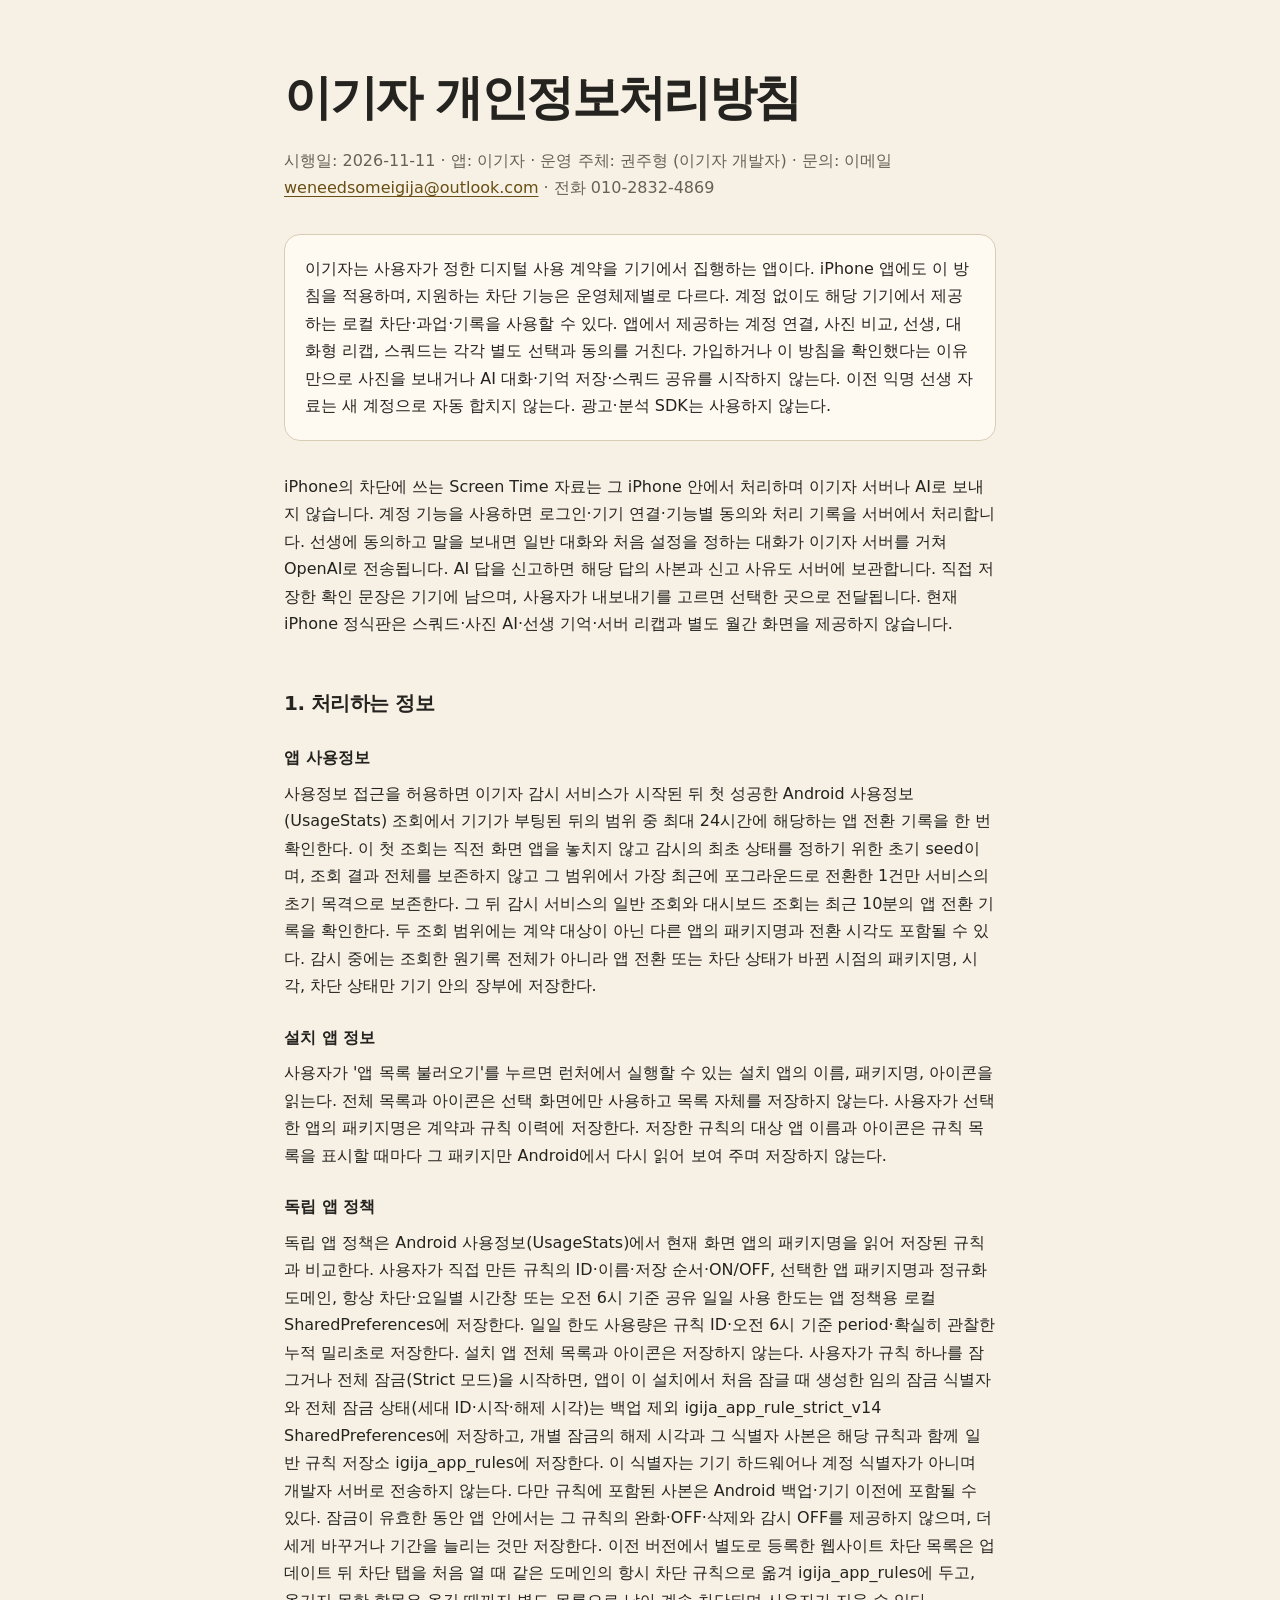
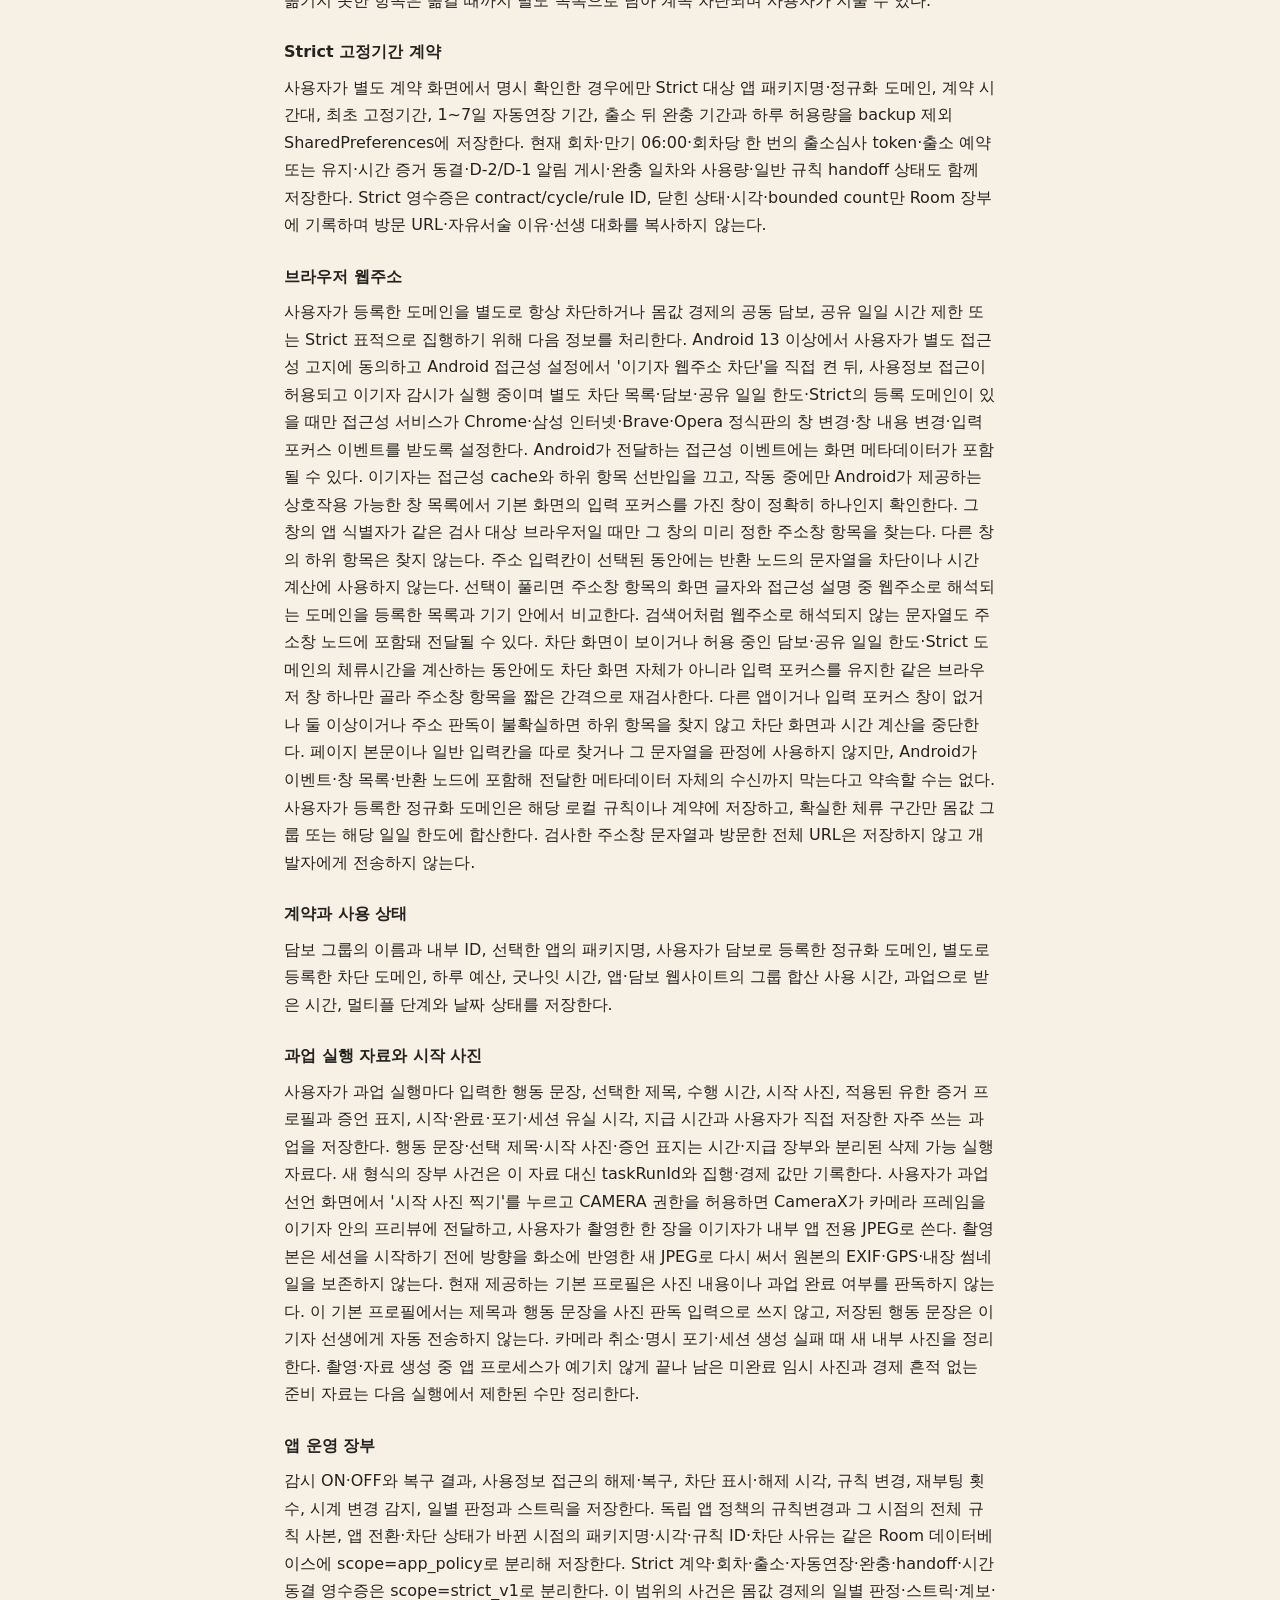
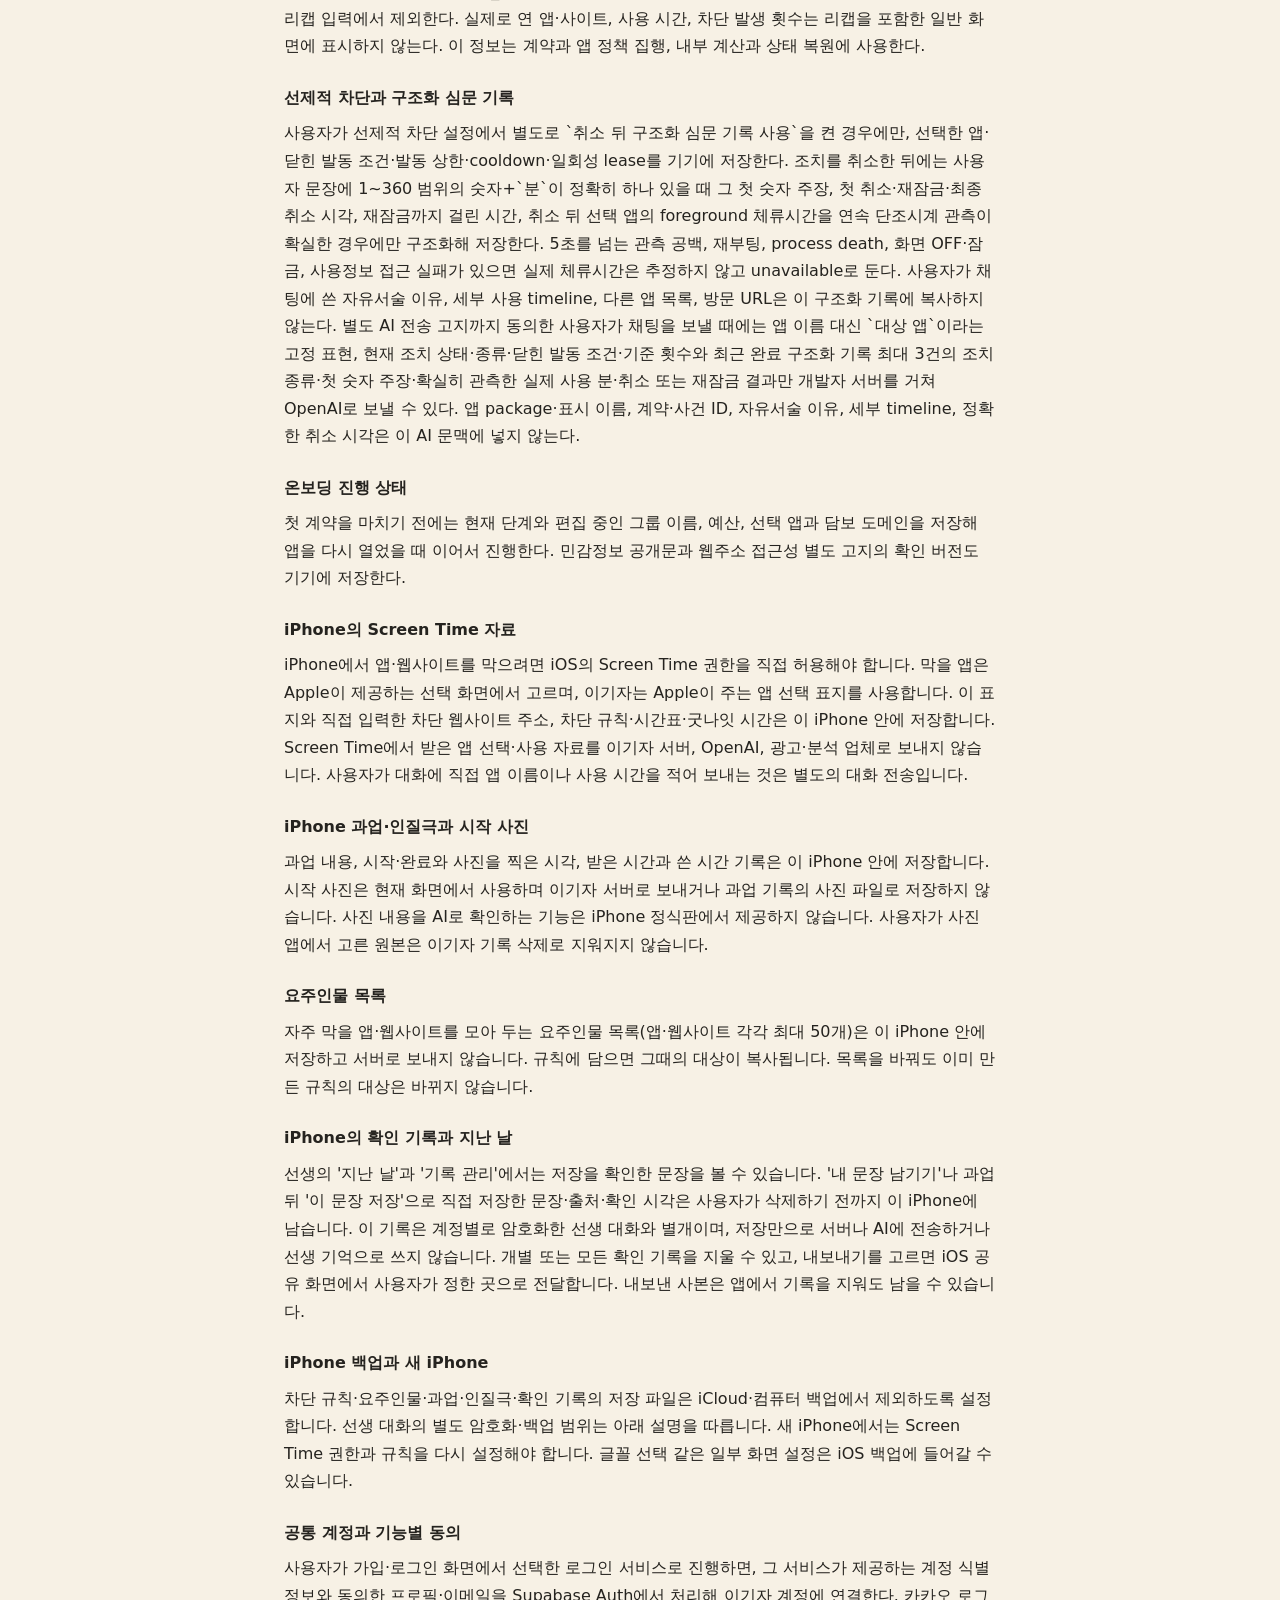
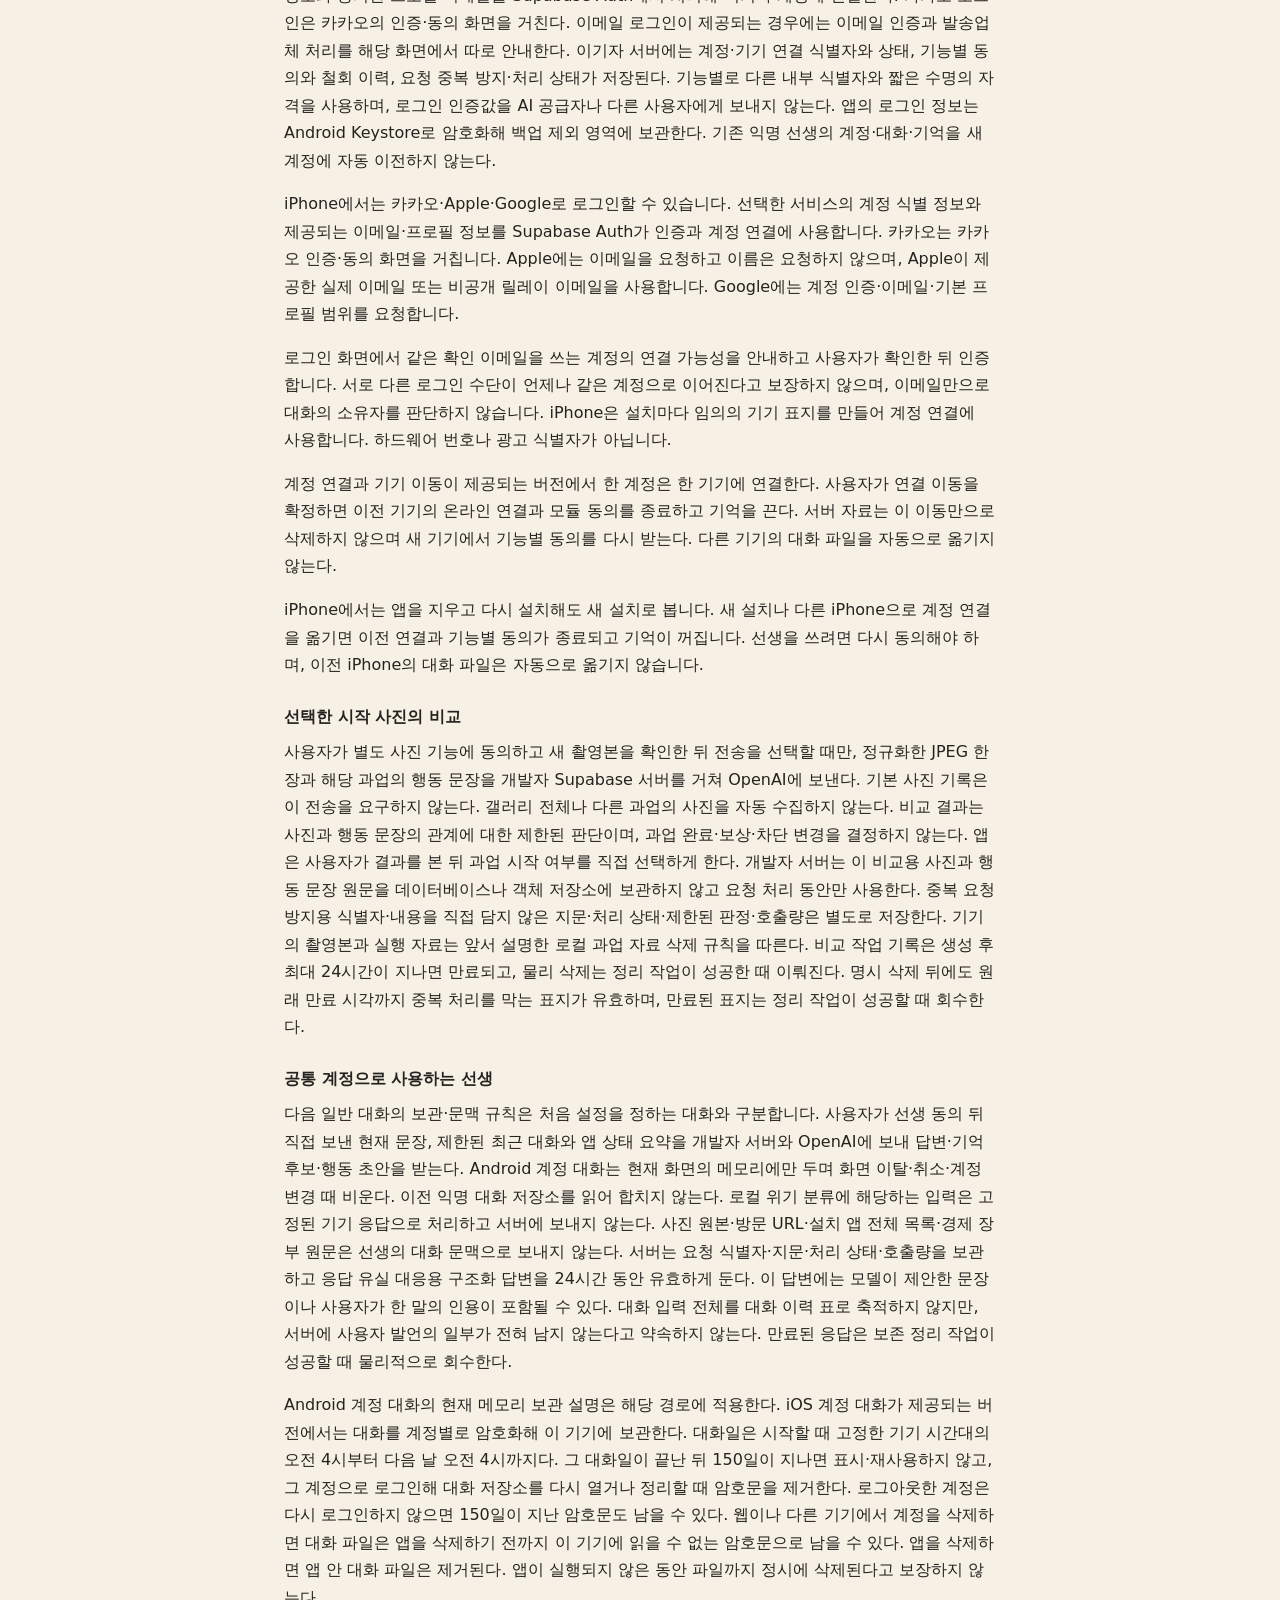
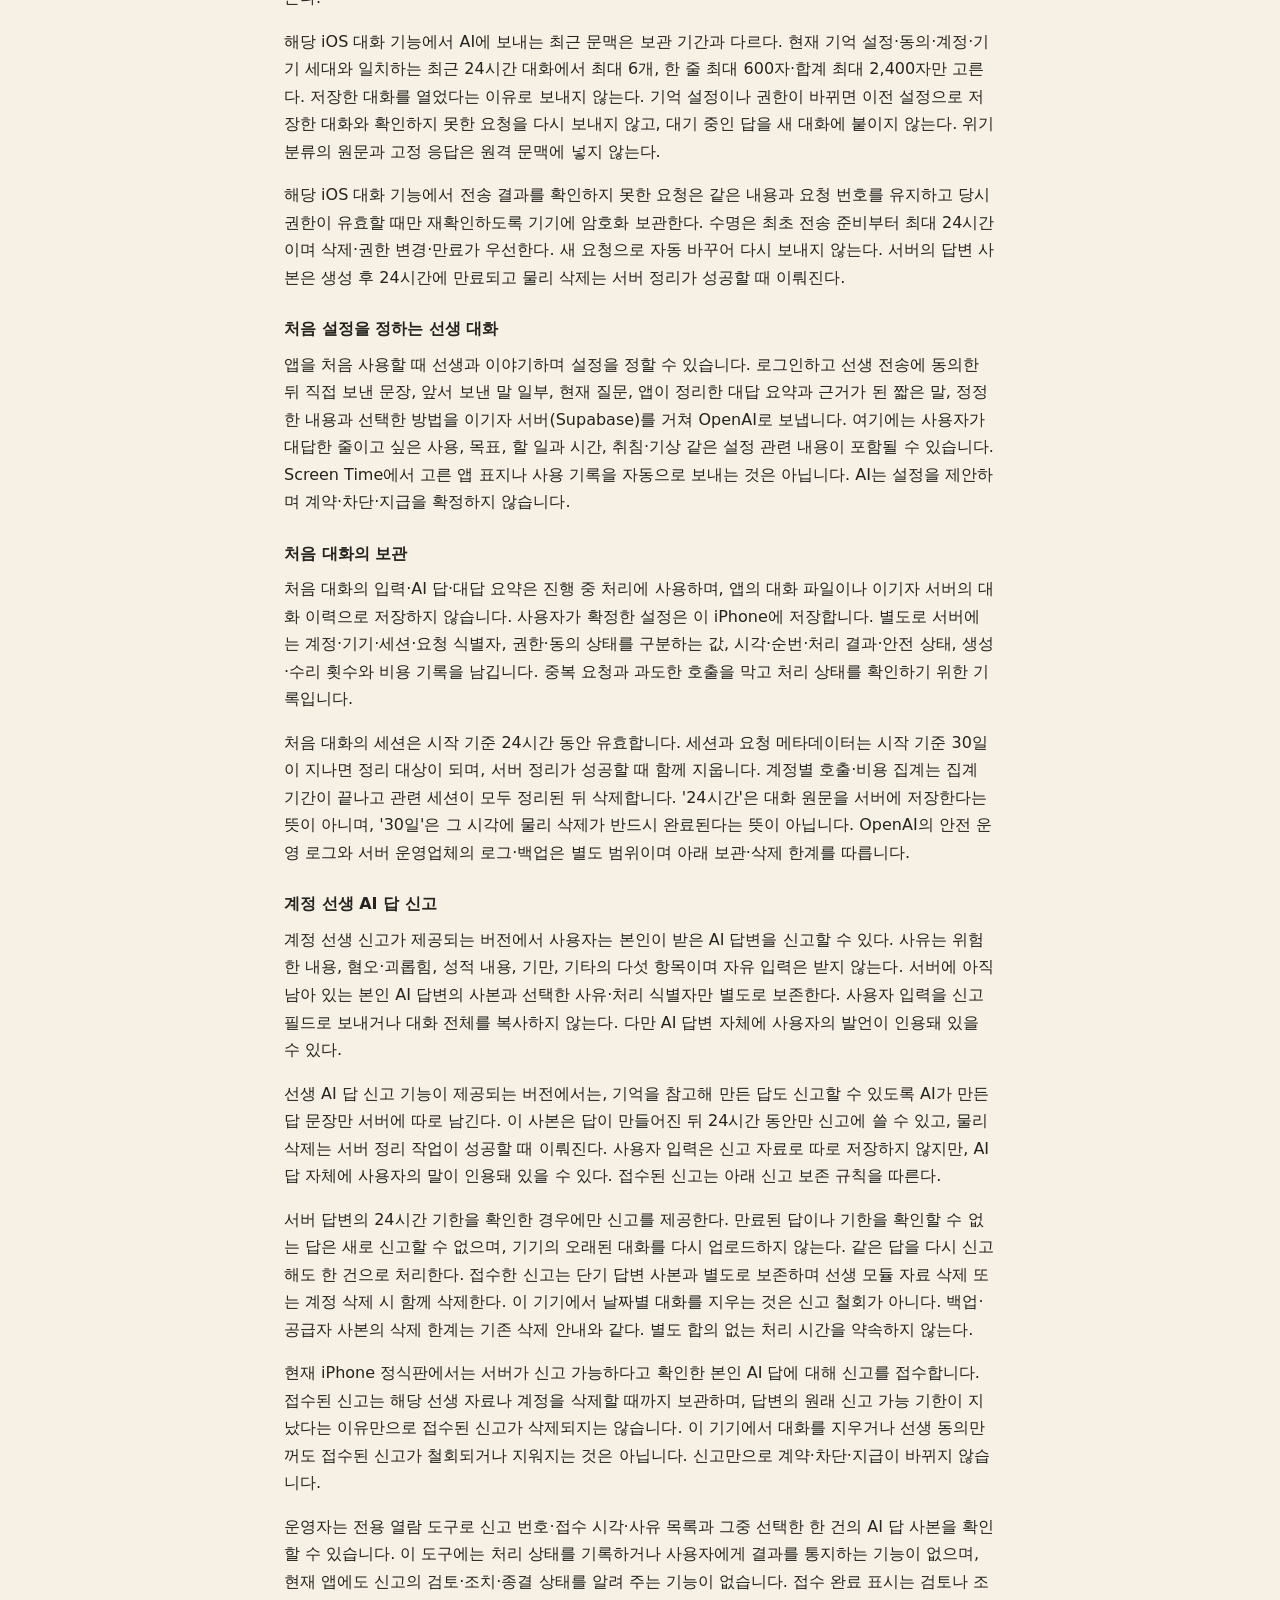
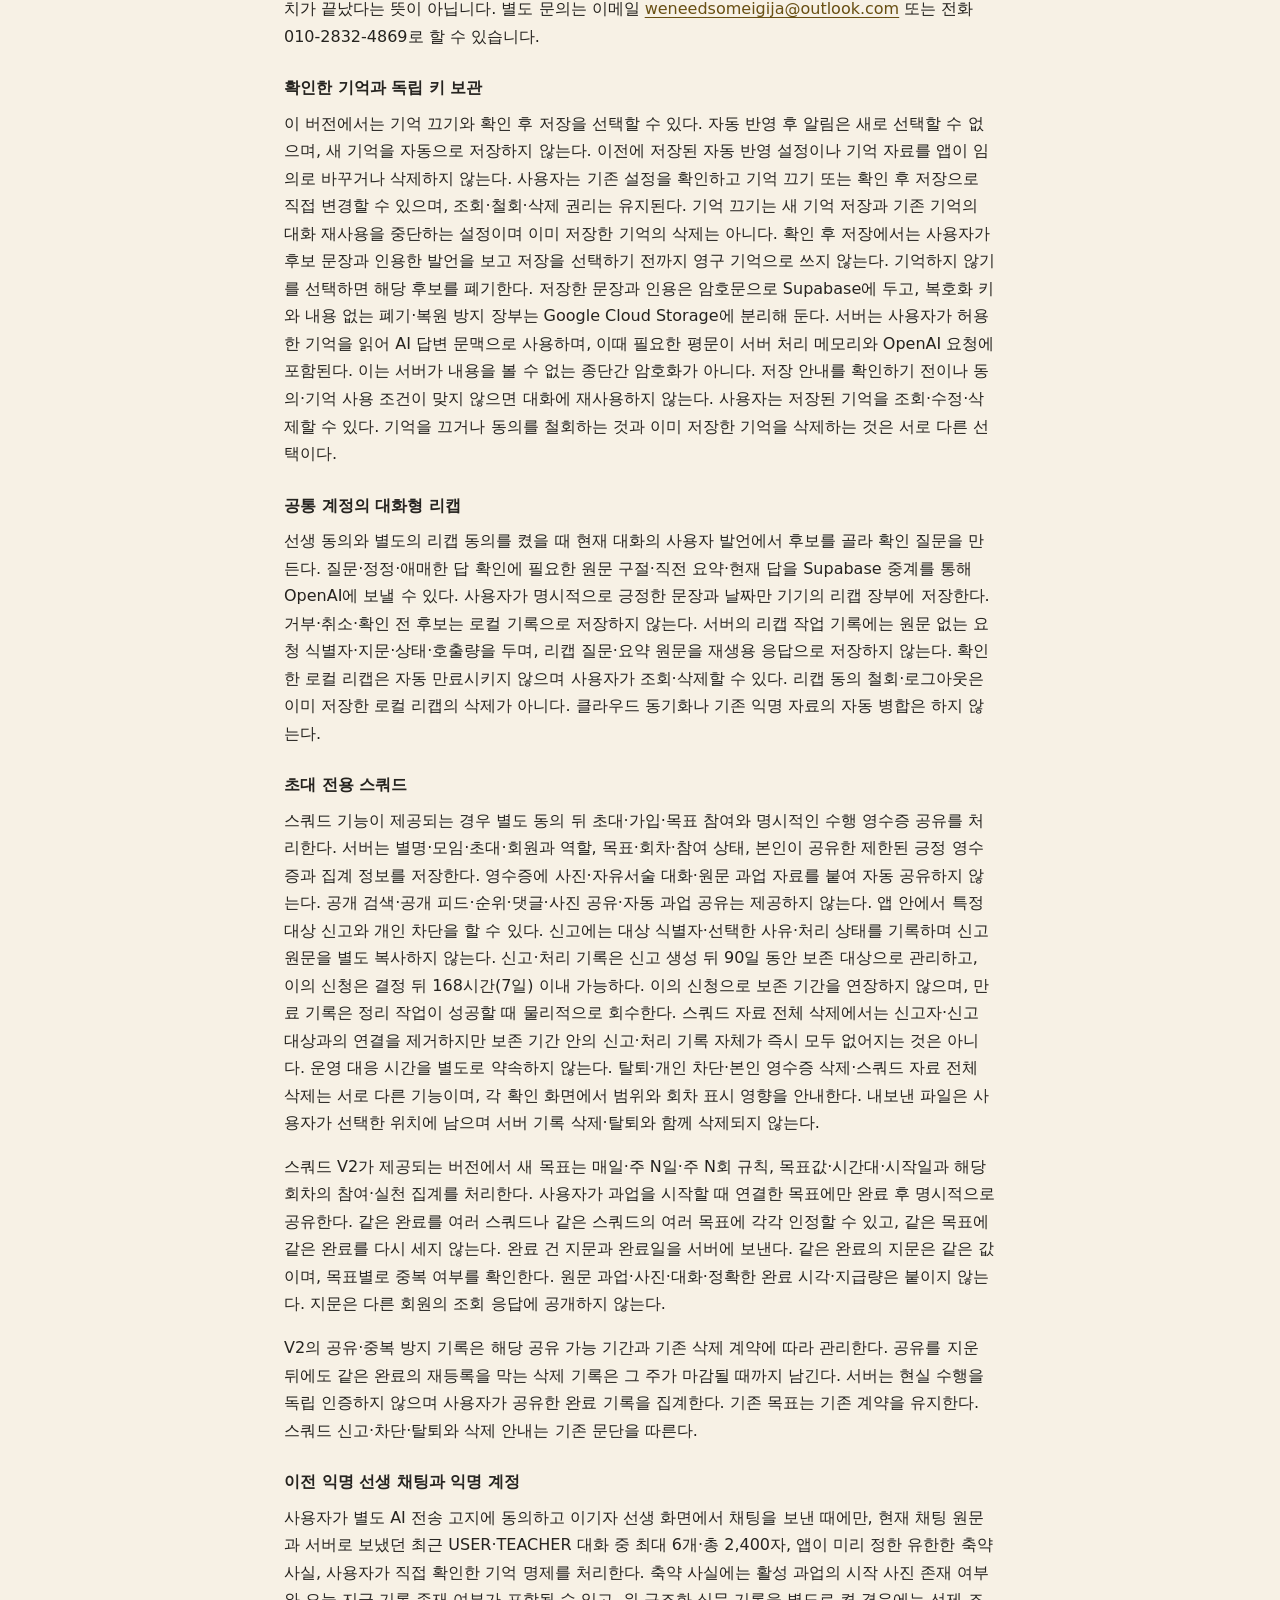
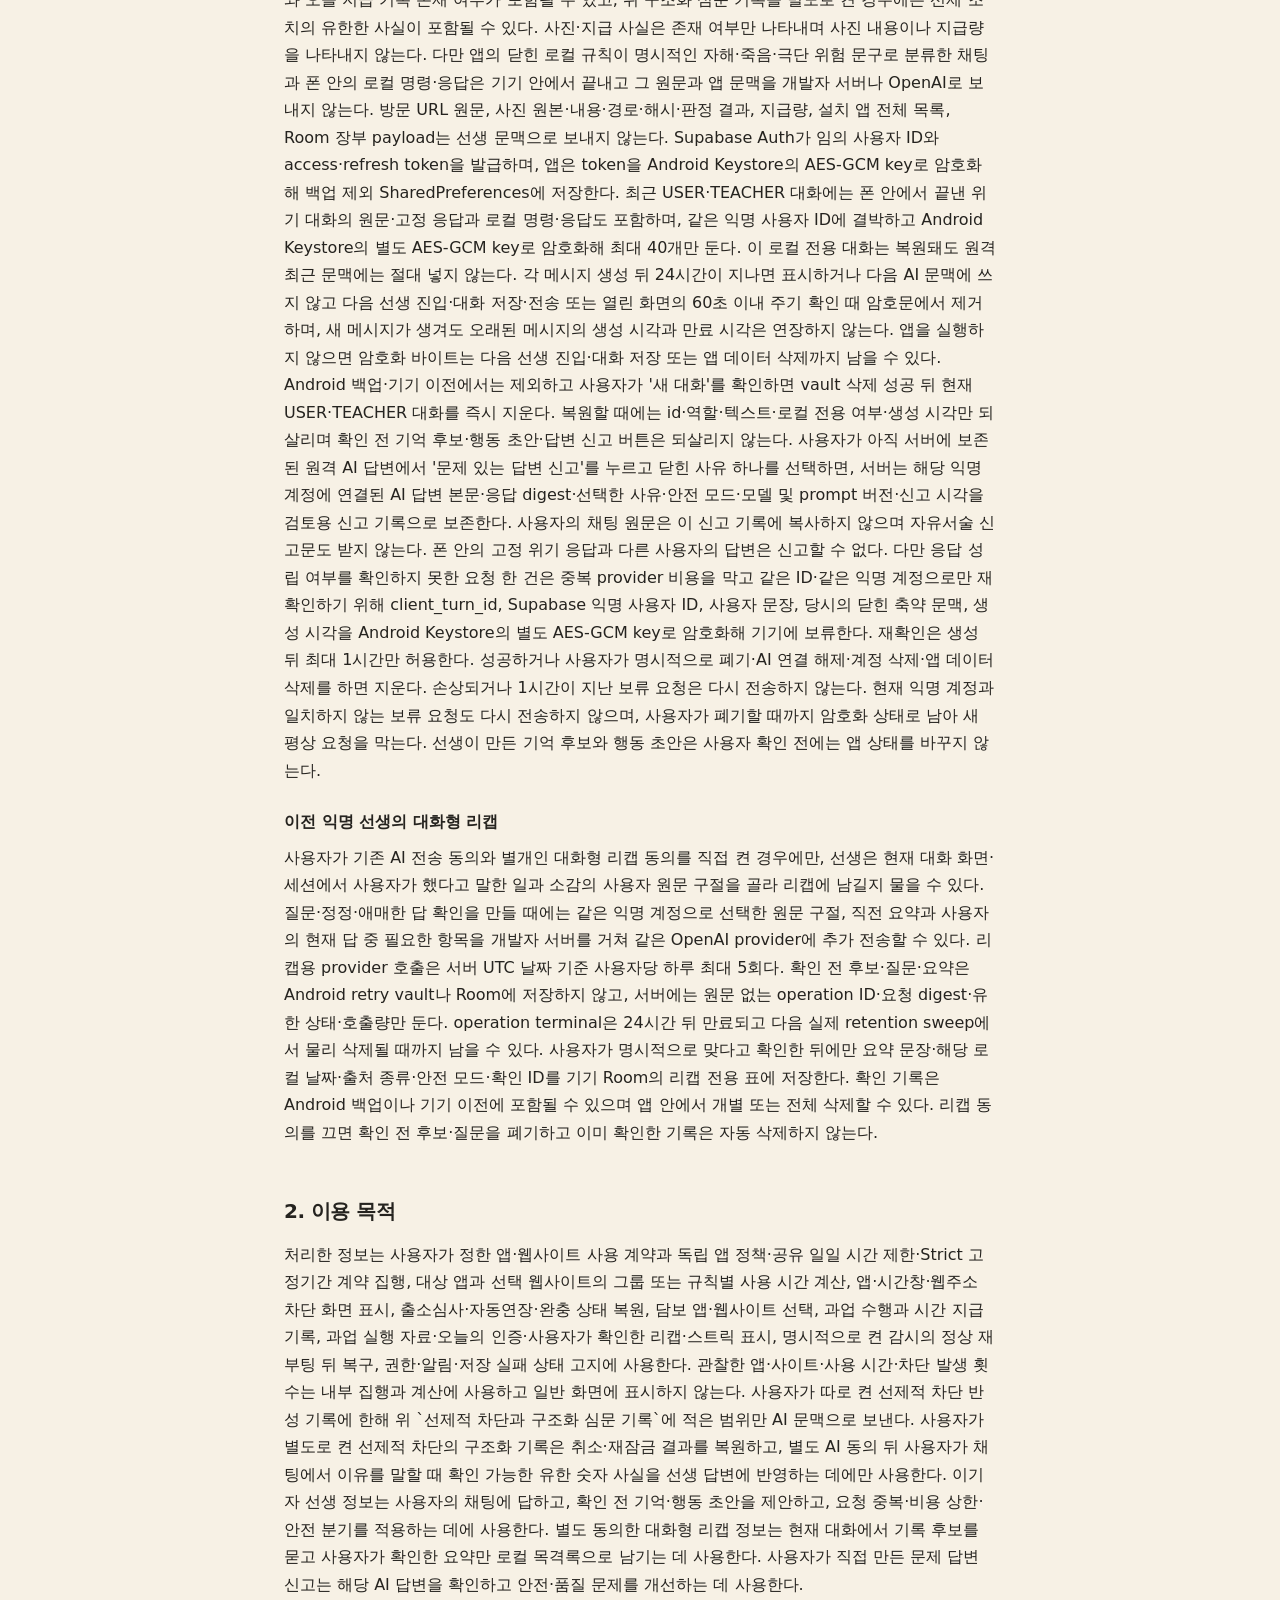
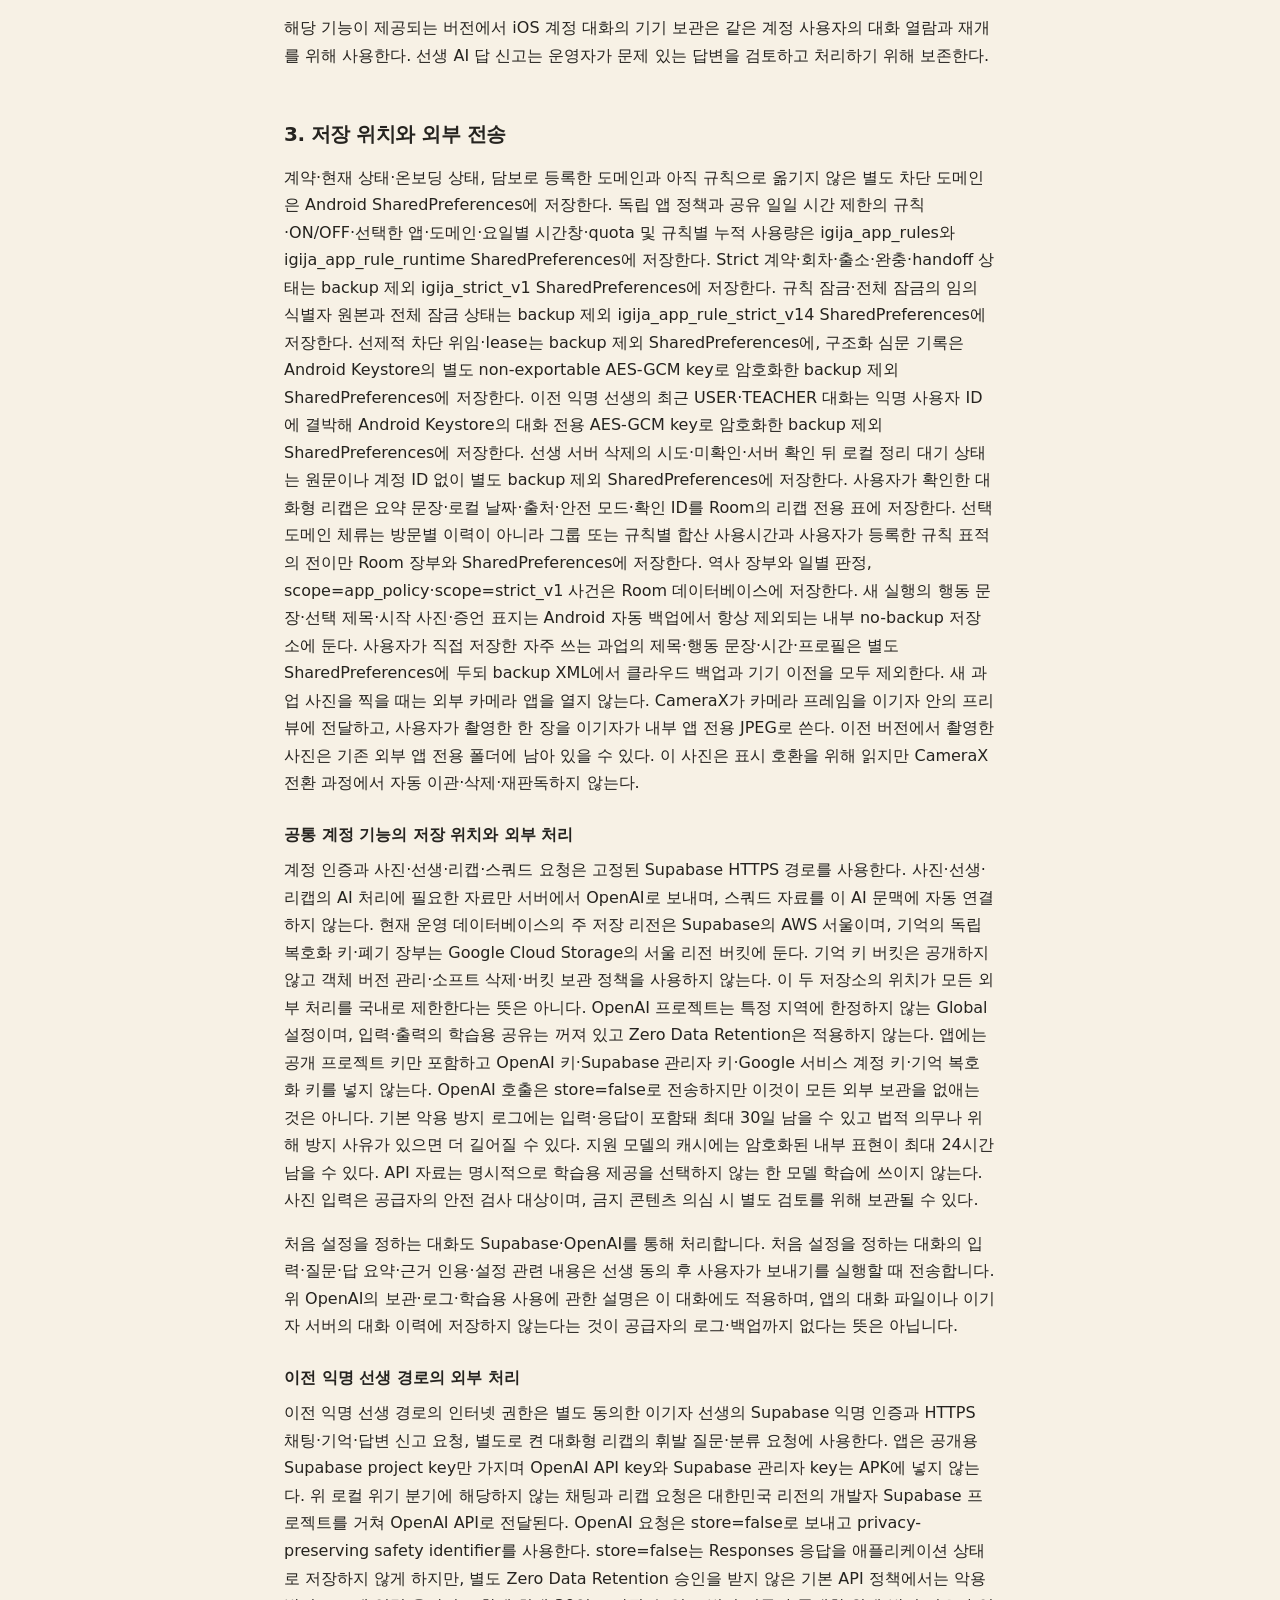
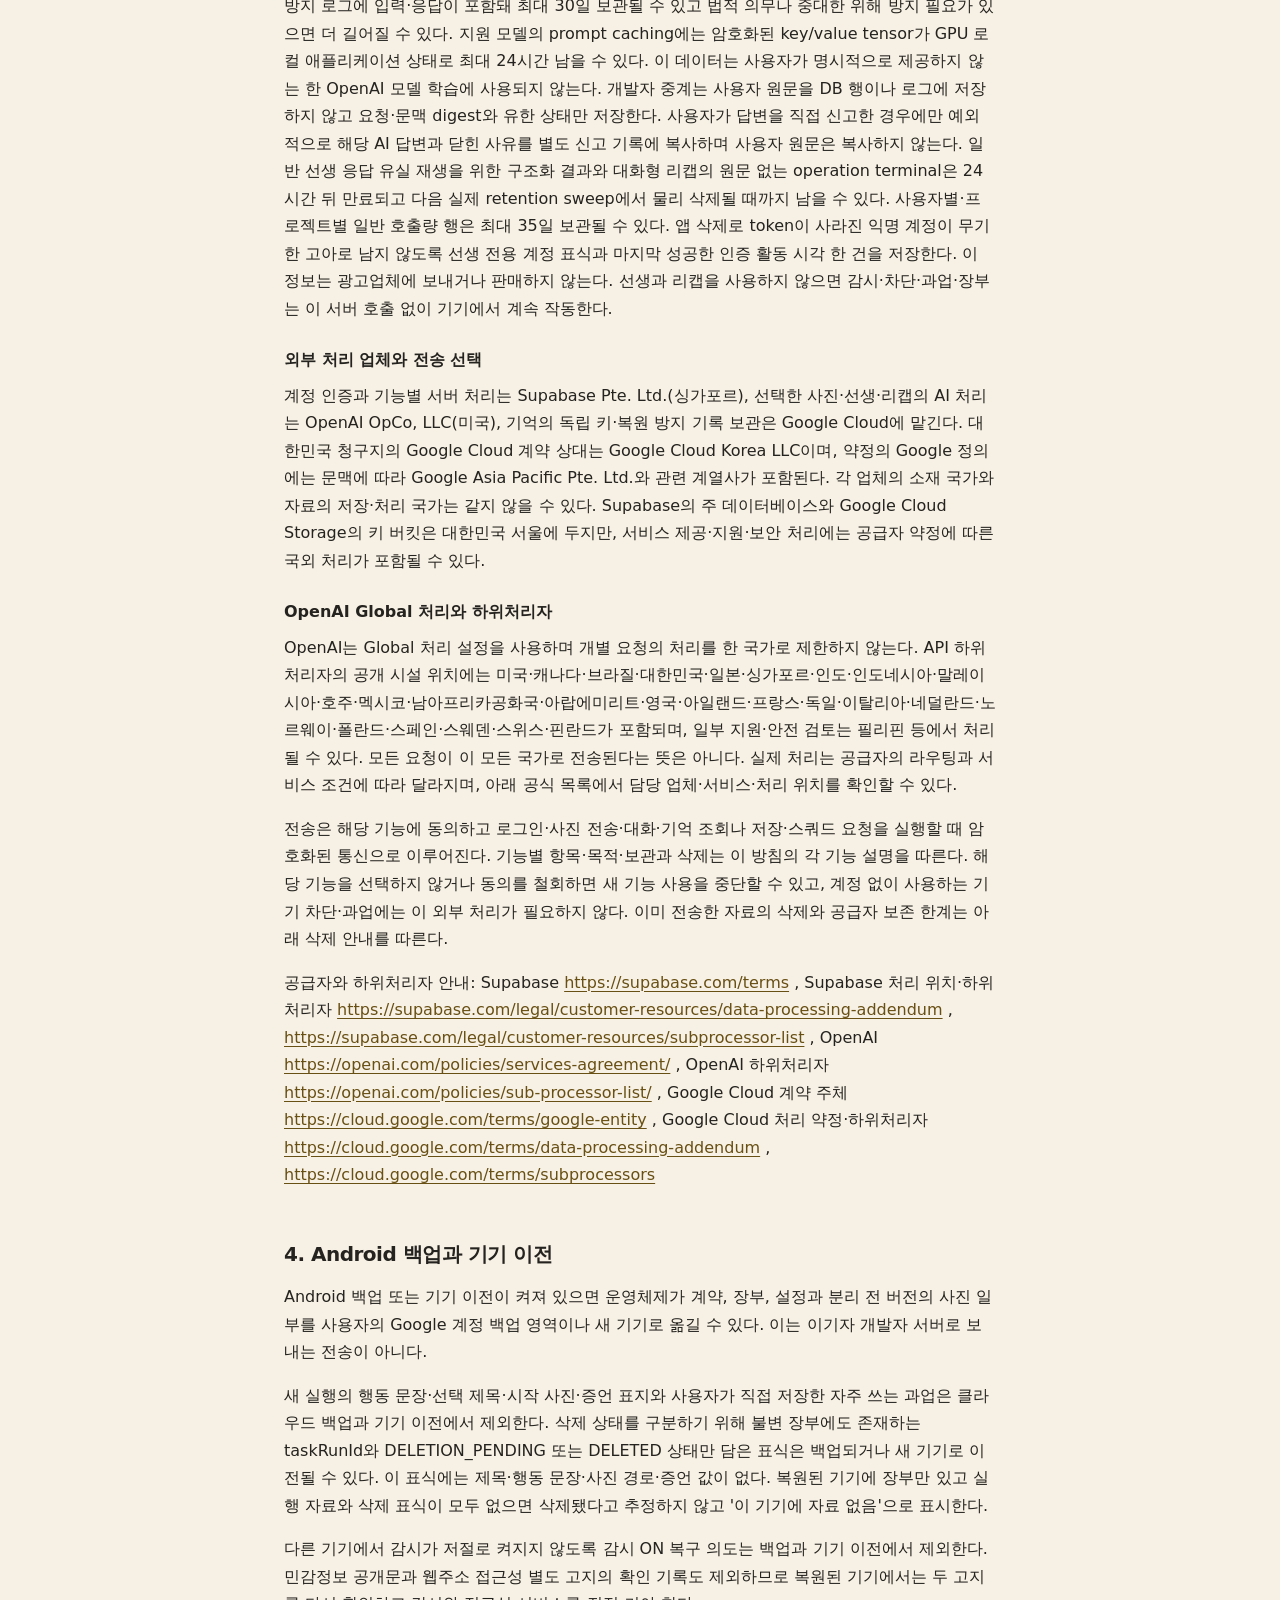
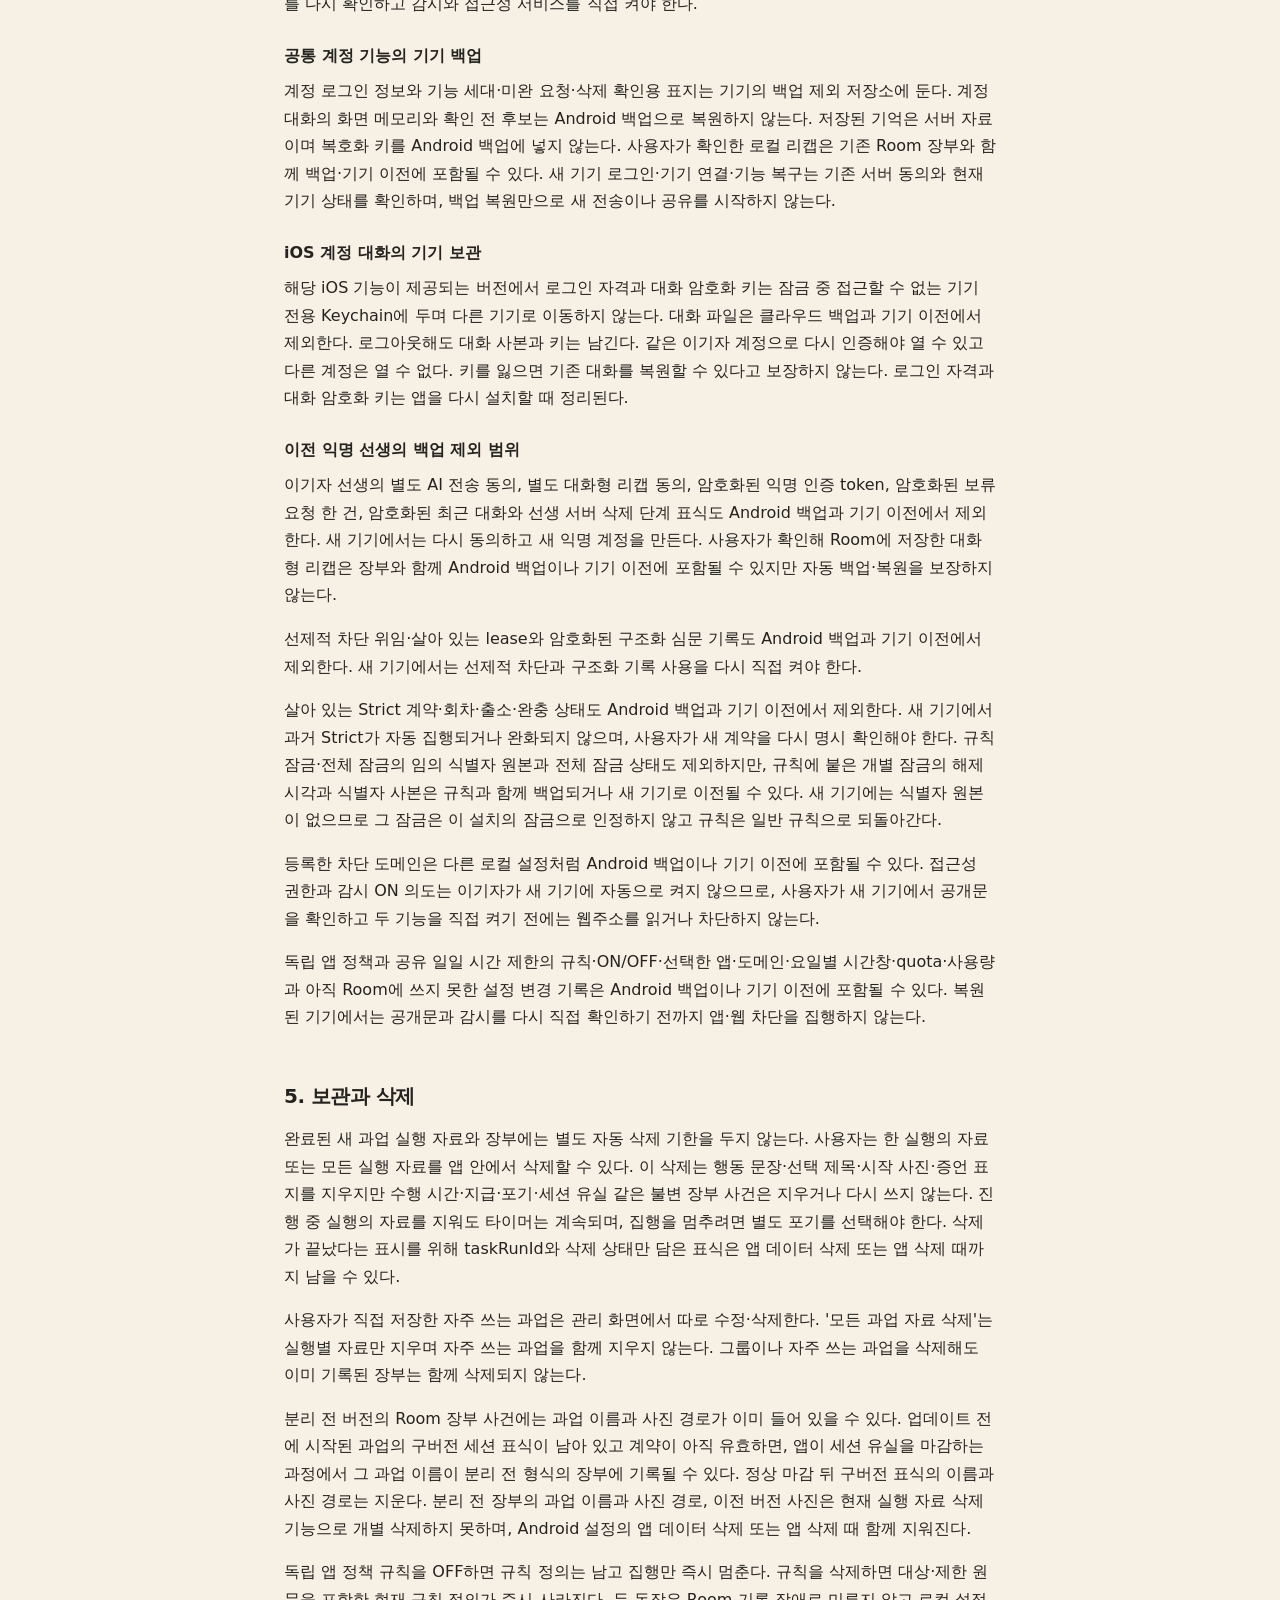
<file: v15/index.html>
<!doctype html>
<html lang="ko">
<head>
  <meta charset="utf-8">
  <meta name="viewport" content="width=device-width, initial-scale=1">
  <meta name="color-scheme" content="light">
  <meta name="policy-source-sha256" content="b5df7e2d0c72beb3f78be46a616fd8112d534f3b8f69cb80f75600999ebe9305">
  <title>이기자 개인정보처리방침</title>
  <style>
    :root { color:#25231f; background:#f7f1e5; font-family:system-ui,-apple-system,BlinkMacSystemFont,"Segoe UI",sans-serif; line-height:1.72; }
    body { margin:0; }
    main { box-sizing:border-box; width:min(760px,100%); margin:0 auto; padding:56px 24px 96px; }
    h1 { margin:0 0 8px; font-size:clamp(2rem,7vw,3rem); letter-spacing:-.05em; }
    h2 { margin:48px 0 12px; font-size:1.25rem; letter-spacing:-.025em; }
    h3 { margin:24px 0 8px; font-size:1rem; }
    p { margin:0 0 16px; }
    .summary { margin:32px 0; padding:20px; border:1px solid #d9ccb5; border-radius:16px; background:#fffaf1; }
    .meta { color:#686057; }
    a { color:#684f13; text-underline-offset:3px; overflow-wrap:anywhere; }
  </style>
</head>
<body>
<main>
  <h1>이기자 개인정보처리방침</h1>
  <p class="meta">시행일: 2026-11-11 · 앱: 이기자 · 운영 주체: 권주형 (이기자 개발자) · 문의: 이메일 <a href="mailto:weneedsomeigija@outlook.com">weneedsomeigija@outlook.com</a> · 전화 010-2832-4869</p>
  <p class="summary">이기자는 사용자가 정한 디지털 사용 계약을 기기에서 집행하는 앱이다. iPhone 앱에도 이 방침을 적용하며, 지원하는 차단 기능은 운영체제별로 다르다. 계정 없이도 해당 기기에서 제공하는 로컬 차단·과업·기록을 사용할 수 있다. 앱에서 제공하는 계정 연결, 사진 비교, 선생, 대화형 리캡, 스쿼드는 각각 별도 선택과 동의를 거친다. 가입하거나 이 방침을 확인했다는 이유만으로 사진을 보내거나 AI 대화·기억 저장·스쿼드 공유를 시작하지 않는다. 이전 익명 선생 자료는 새 계정으로 자동 합치지 않는다. 광고·분석 SDK는 사용하지 않는다.</p>
  <p>iPhone의 차단에 쓰는 Screen Time 자료는 그 iPhone 안에서 처리하며 이기자 서버나 AI로 보내지 않습니다. 계정 기능을 사용하면 로그인·기기 연결·기능별 동의와 처리 기록을 서버에서 처리합니다. 선생에 동의하고 말을 보내면 일반 대화와 처음 설정을 정하는 대화가 이기자 서버를 거쳐 OpenAI로 전송됩니다. AI 답을 신고하면 해당 답의 사본과 신고 사유도 서버에 보관합니다. 직접 저장한 확인 문장은 기기에 남으며, 사용자가 내보내기를 고르면 선택한 곳으로 전달됩니다. 현재 iPhone 정식판은 스쿼드·사진 AI·선생 기억·서버 리캡과 별도 월간 화면을 제공하지 않습니다.</p>
  <h2>1. 처리하는 정보</h2>
  <h3>앱 사용정보</h3>
  <p>사용정보 접근을 허용하면 이기자 감시 서비스가 시작된 뒤 첫 성공한 Android 사용정보(UsageStats) 조회에서 기기가 부팅된 뒤의 범위 중 최대 24시간에 해당하는 앱 전환 기록을 한 번 확인한다. 이 첫 조회는 직전 화면 앱을 놓치지 않고 감시의 최초 상태를 정하기 위한 초기 seed이며, 조회 결과 전체를 보존하지 않고 그 범위에서 가장 최근에 포그라운드로 전환한 1건만 서비스의 초기 목격으로 보존한다. 그 뒤 감시 서비스의 일반 조회와 대시보드 조회는 최근 10분의 앱 전환 기록을 확인한다. 두 조회 범위에는 계약 대상이 아닌 다른 앱의 패키지명과 전환 시각도 포함될 수 있다. 감시 중에는 조회한 원기록 전체가 아니라 앱 전환 또는 차단 상태가 바뀐 시점의 패키지명, 시각, 차단 상태만 기기 안의 장부에 저장한다.</p>
  <h3>설치 앱 정보</h3>
  <p>사용자가 &#x27;앱 목록 불러오기&#x27;를 누르면 런처에서 실행할 수 있는 설치 앱의 이름, 패키지명, 아이콘을 읽는다. 전체 목록과 아이콘은 선택 화면에만 사용하고 목록 자체를 저장하지 않는다. 사용자가 선택한 앱의 패키지명은 계약과 규칙 이력에 저장한다. 저장한 규칙의 대상 앱 이름과 아이콘은 규칙 목록을 표시할 때마다 그 패키지만 Android에서 다시 읽어 보여 주며 저장하지 않는다.</p>
  <h3>독립 앱 정책</h3>
  <p>독립 앱 정책은 Android 사용정보(UsageStats)에서 현재 화면 앱의 패키지명을 읽어 저장된 규칙과 비교한다. 사용자가 직접 만든 규칙의 ID·이름·저장 순서·ON/OFF, 선택한 앱 패키지명과 정규화 도메인, 항상 차단·요일별 시간창 또는 오전 6시 기준 공유 일일 사용 한도는 앱 정책용 로컬 SharedPreferences에 저장한다. 일일 한도 사용량은 규칙 ID·오전 6시 기준 period·확실히 관찰한 누적 밀리초로 저장한다. 설치 앱 전체 목록과 아이콘은 저장하지 않는다. 사용자가 규칙 하나를 잠그거나 전체 잠금(Strict 모드)을 시작하면, 앱이 이 설치에서 처음 잠글 때 생성한 임의 잠금 식별자와 전체 잠금 상태(세대 ID·시작·해제 시각)는 백업 제외 igija_app_rule_strict_v14 SharedPreferences에 저장하고, 개별 잠금의 해제 시각과 그 식별자 사본은 해당 규칙과 함께 일반 규칙 저장소 igija_app_rules에 저장한다. 이 식별자는 기기 하드웨어나 계정 식별자가 아니며 개발자 서버로 전송하지 않는다. 다만 규칙에 포함된 사본은 Android 백업·기기 이전에 포함될 수 있다. 잠금이 유효한 동안 앱 안에서는 그 규칙의 완화·OFF·삭제와 감시 OFF를 제공하지 않으며, 더 세게 바꾸거나 기간을 늘리는 것만 저장한다. 이전 버전에서 별도로 등록한 웹사이트 차단 목록은 업데이트 뒤 차단 탭을 처음 열 때 같은 도메인의 항시 차단 규칙으로 옮겨 igija_app_rules에 두고, 옮기지 못한 항목은 옮길 때까지 별도 목록으로 남아 계속 차단되며 사용자가 지울 수 있다.</p>
  <h3>Strict 고정기간 계약</h3>
  <p>사용자가 별도 계약 화면에서 명시 확인한 경우에만 Strict 대상 앱 패키지명·정규화 도메인, 계약 시간대, 최초 고정기간, 1~7일 자동연장 기간, 출소 뒤 완충 기간과 하루 허용량을 backup 제외 SharedPreferences에 저장한다. 현재 회차·만기 06:00·회차당 한 번의 출소심사 token·출소 예약 또는 유지·시간 증거 동결·D-2/D-1 알림 게시·완충 일차와 사용량·일반 규칙 handoff 상태도 함께 저장한다. Strict 영수증은 contract/cycle/rule ID, 닫힌 상태·시각·bounded count만 Room 장부에 기록하며 방문 URL·자유서술 이유·선생 대화를 복사하지 않는다.</p>
  <h3>브라우저 웹주소</h3>
  <p>사용자가 등록한 도메인을 별도로 항상 차단하거나 몸값 경제의 공동 담보, 공유 일일 시간 제한 또는 Strict 표적으로 집행하기 위해 다음 정보를 처리한다. Android 13 이상에서 사용자가 별도 접근성 고지에 동의하고 Android 접근성 설정에서 &#x27;이기자 웹주소 차단&#x27;을 직접 켠 뒤, 사용정보 접근이 허용되고 이기자 감시가 실행 중이며 별도 차단 목록·담보·공유 일일 한도·Strict의 등록 도메인이 있을 때만 접근성 서비스가 Chrome·삼성 인터넷·Brave·Opera 정식판의 창 변경·창 내용 변경·입력 포커스 이벤트를 받도록 설정한다. Android가 전달하는 접근성 이벤트에는 화면 메타데이터가 포함될 수 있다. 이기자는 접근성 cache와 하위 항목 선반입을 끄고, 작동 중에만 Android가 제공하는 상호작용 가능한 창 목록에서 기본 화면의 입력 포커스를 가진 창이 정확히 하나인지 확인한다. 그 창의 앱 식별자가 같은 검사 대상 브라우저일 때만 그 창의 미리 정한 주소창 항목을 찾는다. 다른 창의 하위 항목은 찾지 않는다. 주소 입력칸이 선택된 동안에는 반환 노드의 문자열을 차단이나 시간 계산에 사용하지 않는다. 선택이 풀리면 주소창 항목의 화면 글자와 접근성 설명 중 웹주소로 해석되는 도메인을 등록한 목록과 기기 안에서 비교한다. 검색어처럼 웹주소로 해석되지 않는 문자열도 주소창 노드에 포함돼 전달될 수 있다. 차단 화면이 보이거나 허용 중인 담보·공유 일일 한도·Strict 도메인의 체류시간을 계산하는 동안에도 차단 화면 자체가 아니라 입력 포커스를 유지한 같은 브라우저 창 하나만 골라 주소창 항목을 짧은 간격으로 재검사한다. 다른 앱이거나 입력 포커스 창이 없거나 둘 이상이거나 주소 판독이 불확실하면 하위 항목을 찾지 않고 차단 화면과 시간 계산을 중단한다. 페이지 본문이나 일반 입력칸을 따로 찾거나 그 문자열을 판정에 사용하지 않지만, Android가 이벤트·창 목록·반환 노드에 포함해 전달한 메타데이터 자체의 수신까지 막는다고 약속할 수는 없다. 사용자가 등록한 정규화 도메인은 해당 로컬 규칙이나 계약에 저장하고, 확실한 체류 구간만 몸값 그룹 또는 해당 일일 한도에 합산한다. 검사한 주소창 문자열과 방문한 전체 URL은 저장하지 않고 개발자에게 전송하지 않는다.</p>
  <h3>계약과 사용 상태</h3>
  <p>담보 그룹의 이름과 내부 ID, 선택한 앱의 패키지명, 사용자가 담보로 등록한 정규화 도메인, 별도로 등록한 차단 도메인, 하루 예산, 굿나잇 시간, 앱·담보 웹사이트의 그룹 합산 사용 시간, 과업으로 받은 시간, 멀티플 단계와 날짜 상태를 저장한다.</p>
  <h3>과업 실행 자료와 시작 사진</h3>
  <p>사용자가 과업 실행마다 입력한 행동 문장, 선택한 제목, 수행 시간, 시작 사진, 적용된 유한 증거 프로필과 증언 표지, 시작·완료·포기·세션 유실 시각, 지급 시간과 사용자가 직접 저장한 자주 쓰는 과업을 저장한다. 행동 문장·선택 제목·시작 사진·증언 표지는 시간·지급 장부와 분리된 삭제 가능 실행 자료다. 새 형식의 장부 사건은 이 자료 대신 taskRunId와 집행·경제 값만 기록한다. 사용자가 과업 선언 화면에서 &#x27;시작 사진 찍기&#x27;를 누르고 CAMERA 권한을 허용하면 CameraX가 카메라 프레임을 이기자 안의 프리뷰에 전달하고, 사용자가 촬영한 한 장을 이기자가 내부 앱 전용 JPEG로 쓴다. 촬영본은 세션을 시작하기 전에 방향을 화소에 반영한 새 JPEG로 다시 써서 원본의 EXIF·GPS·내장 썸네일을 보존하지 않는다. 현재 제공하는 기본 프로필은 사진 내용이나 과업 완료 여부를 판독하지 않는다. 이 기본 프로필에서는 제목과 행동 문장을 사진 판독 입력으로 쓰지 않고, 저장된 행동 문장은 이기자 선생에게 자동 전송하지 않는다. 카메라 취소·명시 포기·세션 생성 실패 때 새 내부 사진을 정리한다. 촬영·자료 생성 중 앱 프로세스가 예기치 않게 끝나 남은 미완료 임시 사진과 경제 흔적 없는 준비 자료는 다음 실행에서 제한된 수만 정리한다.</p>
  <h3>앱 운영 장부</h3>
  <p>감시 ON·OFF와 복구 결과, 사용정보 접근의 해제·복구, 차단 표시·해제 시각, 규칙 변경, 재부팅 횟수, 시계 변경 감지, 일별 판정과 스트릭을 저장한다. 독립 앱 정책의 규칙변경과 그 시점의 전체 규칙 사본, 앱 전환·차단 상태가 바뀐 시점의 패키지명·시각·규칙 ID·차단 사유는 같은 Room 데이터베이스에 scope=app_policy로 분리해 저장한다. Strict 계약·회차·출소·자동연장·완충·handoff·시간 동결 영수증은 scope=strict_v1로 분리한다. 이 범위의 사건은 몸값 경제의 일별 판정·스트릭·계보·리캡 입력에서 제외한다. 실제로 연 앱·사이트, 사용 시간, 차단 발생 횟수는 리캡을 포함한 일반 화면에 표시하지 않는다. 이 정보는 계약과 앱 정책 집행, 내부 계산과 상태 복원에 사용한다.</p>
  <h3>선제적 차단과 구조화 심문 기록</h3>
  <p>사용자가 선제적 차단 설정에서 별도로 `취소 뒤 구조화 심문 기록 사용`을 켠 경우에만, 선택한 앱·닫힌 발동 조건·발동 상한·cooldown·일회성 lease를 기기에 저장한다. 조치를 취소한 뒤에는 사용자 문장에 1~360 범위의 숫자+`분`이 정확히 하나 있을 때 그 첫 숫자 주장, 첫 취소·재잠금·최종 취소 시각, 재잠금까지 걸린 시간, 취소 뒤 선택 앱의 foreground 체류시간을 연속 단조시계 관측이 확실한 경우에만 구조화해 저장한다. 5초를 넘는 관측 공백, 재부팅, process death, 화면 OFF·잠금, 사용정보 접근 실패가 있으면 실제 체류시간은 추정하지 않고 unavailable로 둔다. 사용자가 채팅에 쓴 자유서술 이유, 세부 사용 timeline, 다른 앱 목록, 방문 URL은 이 구조화 기록에 복사하지 않는다. 별도 AI 전송 고지까지 동의한 사용자가 채팅을 보낼 때에는 앱 이름 대신 `대상 앱`이라는 고정 표현, 현재 조치 상태·종류·닫힌 발동 조건·기준 횟수와 최근 완료 구조화 기록 최대 3건의 조치 종류·첫 숫자 주장·확실히 관측한 실제 사용 분·취소 또는 재잠금 결과만 개발자 서버를 거쳐 OpenAI로 보낼 수 있다. 앱 package·표시 이름, 계약·사건 ID, 자유서술 이유, 세부 timeline, 정확한 취소 시각은 이 AI 문맥에 넣지 않는다.</p>
  <h3>온보딩 진행 상태</h3>
  <p>첫 계약을 마치기 전에는 현재 단계와 편집 중인 그룹 이름, 예산, 선택 앱과 담보 도메인을 저장해 앱을 다시 열었을 때 이어서 진행한다. 민감정보 공개문과 웹주소 접근성 별도 고지의 확인 버전도 기기에 저장한다.</p>
  <h3>iPhone의 Screen Time 자료</h3>
  <p>iPhone에서 앱·웹사이트를 막으려면 iOS의 Screen Time 권한을 직접 허용해야 합니다. 막을 앱은 Apple이 제공하는 선택 화면에서 고르며, 이기자는 Apple이 주는 앱 선택 표지를 사용합니다. 이 표지와 직접 입력한 차단 웹사이트 주소, 차단 규칙·시간표·굿나잇 시간은 이 iPhone 안에 저장합니다. Screen Time에서 받은 앱 선택·사용 자료를 이기자 서버, OpenAI, 광고·분석 업체로 보내지 않습니다. 사용자가 대화에 직접 앱 이름이나 사용 시간을 적어 보내는 것은 별도의 대화 전송입니다.</p>
  <h3>iPhone 과업·인질극과 시작 사진</h3>
  <p>과업 내용, 시작·완료와 사진을 찍은 시각, 받은 시간과 쓴 시간 기록은 이 iPhone 안에 저장합니다. 시작 사진은 현재 화면에서 사용하며 이기자 서버로 보내거나 과업 기록의 사진 파일로 저장하지 않습니다. 사진 내용을 AI로 확인하는 기능은 iPhone 정식판에서 제공하지 않습니다. 사용자가 사진 앱에서 고른 원본은 이기자 기록 삭제로 지워지지 않습니다.</p>
  <h3>요주인물 목록</h3>
  <p>자주 막을 앱·웹사이트를 모아 두는 요주인물 목록(앱·웹사이트 각각 최대 50개)은 이 iPhone 안에 저장하고 서버로 보내지 않습니다. 규칙에 담으면 그때의 대상이 복사됩니다. 목록을 바꿔도 이미 만든 규칙의 대상은 바뀌지 않습니다.</p>
  <h3>iPhone의 확인 기록과 지난 날</h3>
  <p>선생의 &#x27;지난 날&#x27;과 &#x27;기록 관리&#x27;에서는 저장을 확인한 문장을 볼 수 있습니다. &#x27;내 문장 남기기&#x27;나 과업 뒤 &#x27;이 문장 저장&#x27;으로 직접 저장한 문장·출처·확인 시각은 사용자가 삭제하기 전까지 이 iPhone에 남습니다. 이 기록은 계정별로 암호화한 선생 대화와 별개이며, 저장만으로 서버나 AI에 전송하거나 선생 기억으로 쓰지 않습니다. 개별 또는 모든 확인 기록을 지울 수 있고, 내보내기를 고르면 iOS 공유 화면에서 사용자가 정한 곳으로 전달합니다. 내보낸 사본은 앱에서 기록을 지워도 남을 수 있습니다.</p>
  <h3>iPhone 백업과 새 iPhone</h3>
  <p>차단 규칙·요주인물·과업·인질극·확인 기록의 저장 파일은 iCloud·컴퓨터 백업에서 제외하도록 설정합니다. 선생 대화의 별도 암호화·백업 범위는 아래 설명을 따릅니다. 새 iPhone에서는 Screen Time 권한과 규칙을 다시 설정해야 합니다. 글꼴 선택 같은 일부 화면 설정은 iOS 백업에 들어갈 수 있습니다.</p>
  <h3>공통 계정과 기능별 동의</h3>
  <p>사용자가 가입·로그인 화면에서 선택한 로그인 서비스로 진행하면, 그 서비스가 제공하는 계정 식별 정보와 동의한 프로필·이메일을 Supabase Auth에서 처리해 이기자 계정에 연결한다. 카카오 로그인은 카카오의 인증·동의 화면을 거친다. 이메일 로그인이 제공되는 경우에는 이메일 인증과 발송업체 처리를 해당 화면에서 따로 안내한다. 이기자 서버에는 계정·기기 연결 식별자와 상태, 기능별 동의와 철회 이력, 요청 중복 방지·처리 상태가 저장된다. 기능별로 다른 내부 식별자와 짧은 수명의 자격을 사용하며, 로그인 인증값을 AI 공급자나 다른 사용자에게 보내지 않는다. 앱의 로그인 정보는 Android Keystore로 암호화해 백업 제외 영역에 보관한다. 기존 익명 선생의 계정·대화·기억을 새 계정에 자동 이전하지 않는다.</p>
  <p>iPhone에서는 카카오·Apple·Google로 로그인할 수 있습니다. 선택한 서비스의 계정 식별 정보와 제공되는 이메일·프로필 정보를 Supabase Auth가 인증과 계정 연결에 사용합니다. 카카오는 카카오 인증·동의 화면을 거칩니다. Apple에는 이메일을 요청하고 이름은 요청하지 않으며, Apple이 제공한 실제 이메일 또는 비공개 릴레이 이메일을 사용합니다. Google에는 계정 인증·이메일·기본 프로필 범위를 요청합니다.</p>
  <p>로그인 화면에서 같은 확인 이메일을 쓰는 계정의 연결 가능성을 안내하고 사용자가 확인한 뒤 인증합니다. 서로 다른 로그인 수단이 언제나 같은 계정으로 이어진다고 보장하지 않으며, 이메일만으로 대화의 소유자를 판단하지 않습니다. iPhone은 설치마다 임의의 기기 표지를 만들어 계정 연결에 사용합니다. 하드웨어 번호나 광고 식별자가 아닙니다.</p>
  <p>계정 연결과 기기 이동이 제공되는 버전에서 한 계정은 한 기기에 연결한다. 사용자가 연결 이동을 확정하면 이전 기기의 온라인 연결과 모듈 동의를 종료하고 기억을 끈다. 서버 자료는 이 이동만으로 삭제하지 않으며 새 기기에서 기능별 동의를 다시 받는다. 다른 기기의 대화 파일을 자동으로 옮기지 않는다.</p>
  <p>iPhone에서는 앱을 지우고 다시 설치해도 새 설치로 봅니다. 새 설치나 다른 iPhone으로 계정 연결을 옮기면 이전 연결과 기능별 동의가 종료되고 기억이 꺼집니다. 선생을 쓰려면 다시 동의해야 하며, 이전 iPhone의 대화 파일은 자동으로 옮기지 않습니다.</p>
  <h3>선택한 시작 사진의 비교</h3>
  <p>사용자가 별도 사진 기능에 동의하고 새 촬영본을 확인한 뒤 전송을 선택할 때만, 정규화한 JPEG 한 장과 해당 과업의 행동 문장을 개발자 Supabase 서버를 거쳐 OpenAI에 보낸다. 기본 사진 기록은 이 전송을 요구하지 않는다. 갤러리 전체나 다른 과업의 사진을 자동 수집하지 않는다. 비교 결과는 사진과 행동 문장의 관계에 대한 제한된 판단이며, 과업 완료·보상·차단 변경을 결정하지 않는다. 앱은 사용자가 결과를 본 뒤 과업 시작 여부를 직접 선택하게 한다. 개발자 서버는 이 비교용 사진과 행동 문장 원문을 데이터베이스나 객체 저장소에 보관하지 않고 요청 처리 동안만 사용한다. 중복 요청 방지용 식별자·내용을 직접 담지 않은 지문·처리 상태·제한된 판정·호출량은 별도로 저장한다. 기기의 촬영본과 실행 자료는 앞서 설명한 로컬 과업 자료 삭제 규칙을 따른다. 비교 작업 기록은 생성 후 최대 24시간이 지나면 만료되고, 물리 삭제는 정리 작업이 성공한 때 이뤄진다. 명시 삭제 뒤에도 원래 만료 시각까지 중복 처리를 막는 표지가 유효하며, 만료된 표지는 정리 작업이 성공할 때 회수한다.</p>
  <h3>공통 계정으로 사용하는 선생</h3>
  <p>다음 일반 대화의 보관·문맥 규칙은 처음 설정을 정하는 대화와 구분합니다. 사용자가 선생 동의 뒤 직접 보낸 현재 문장, 제한된 최근 대화와 앱 상태 요약을 개발자 서버와 OpenAI에 보내 답변·기억 후보·행동 초안을 받는다. Android 계정 대화는 현재 화면의 메모리에만 두며 화면 이탈·취소·계정 변경 때 비운다. 이전 익명 대화 저장소를 읽어 합치지 않는다. 로컬 위기 분류에 해당하는 입력은 고정된 기기 응답으로 처리하고 서버에 보내지 않는다. 사진 원본·방문 URL·설치 앱 전체 목록·경제 장부 원문은 선생의 대화 문맥으로 보내지 않는다. 서버는 요청 식별자·지문·처리 상태·호출량을 보관하고 응답 유실 대응용 구조화 답변을 24시간 동안 유효하게 둔다. 이 답변에는 모델이 제안한 문장이나 사용자가 한 말의 인용이 포함될 수 있다. 대화 입력 전체를 대화 이력 표로 축적하지 않지만, 서버에 사용자 발언의 일부가 전혀 남지 않는다고 약속하지 않는다. 만료된 응답은 보존 정리 작업이 성공할 때 물리적으로 회수한다.</p>
  <p>Android 계정 대화의 현재 메모리 보관 설명은 해당 경로에 적용한다. iOS 계정 대화가 제공되는 버전에서는 대화를 계정별로 암호화해 이 기기에 보관한다. 대화일은 시작할 때 고정한 기기 시간대의 오전 4시부터 다음 날 오전 4시까지다. 그 대화일이 끝난 뒤 150일이 지나면 표시·재사용하지 않고, 그 계정으로 로그인해 대화 저장소를 다시 열거나 정리할 때 암호문을 제거한다. 로그아웃한 계정은 다시 로그인하지 않으면 150일이 지난 암호문도 남을 수 있다. 웹이나 다른 기기에서 계정을 삭제하면 대화 파일은 앱을 삭제하기 전까지 이 기기에 읽을 수 없는 암호문으로 남을 수 있다. 앱을 삭제하면 앱 안 대화 파일은 제거된다. 앱이 실행되지 않은 동안 파일까지 정시에 삭제된다고 보장하지 않는다.</p>
  <p>해당 iOS 대화 기능에서 AI에 보내는 최근 문맥은 보관 기간과 다르다. 현재 기억 설정·동의·계정·기기 세대와 일치하는 최근 24시간 대화에서 최대 6개, 한 줄 최대 600자·합계 최대 2,400자만 고른다. 저장한 대화를 열었다는 이유로 보내지 않는다. 기억 설정이나 권한이 바뀌면 이전 설정으로 저장한 대화와 확인하지 못한 요청을 다시 보내지 않고, 대기 중인 답을 새 대화에 붙이지 않는다. 위기 분류의 원문과 고정 응답은 원격 문맥에 넣지 않는다.</p>
  <p>해당 iOS 대화 기능에서 전송 결과를 확인하지 못한 요청은 같은 내용과 요청 번호를 유지하고 당시 권한이 유효할 때만 재확인하도록 기기에 암호화 보관한다. 수명은 최초 전송 준비부터 최대 24시간이며 삭제·권한 변경·만료가 우선한다. 새 요청으로 자동 바꾸어 다시 보내지 않는다. 서버의 답변 사본은 생성 후 24시간에 만료되고 물리 삭제는 서버 정리가 성공할 때 이뤄진다.</p>
  <h3>처음 설정을 정하는 선생 대화</h3>
  <p>앱을 처음 사용할 때 선생과 이야기하며 설정을 정할 수 있습니다. 로그인하고 선생 전송에 동의한 뒤 직접 보낸 문장, 앞서 보낸 말 일부, 현재 질문, 앱이 정리한 대답 요약과 근거가 된 짧은 말, 정정한 내용과 선택한 방법을 이기자 서버(Supabase)를 거쳐 OpenAI로 보냅니다. 여기에는 사용자가 대답한 줄이고 싶은 사용, 목표, 할 일과 시간, 취침·기상 같은 설정 관련 내용이 포함될 수 있습니다. Screen Time에서 고른 앱 표지나 사용 기록을 자동으로 보내는 것은 아닙니다. AI는 설정을 제안하며 계약·차단·지급을 확정하지 않습니다.</p>
  <h3>처음 대화의 보관</h3>
  <p>처음 대화의 입력·AI 답·대답 요약은 진행 중 처리에 사용하며, 앱의 대화 파일이나 이기자 서버의 대화 이력으로 저장하지 않습니다. 사용자가 확정한 설정은 이 iPhone에 저장합니다. 별도로 서버에는 계정·기기·세션·요청 식별자, 권한·동의 상태를 구분하는 값, 시각·순번·처리 결과·안전 상태, 생성·수리 횟수와 비용 기록을 남깁니다. 중복 요청과 과도한 호출을 막고 처리 상태를 확인하기 위한 기록입니다.</p>
  <p>처음 대화의 세션은 시작 기준 24시간 동안 유효합니다. 세션과 요청 메타데이터는 시작 기준 30일이 지나면 정리 대상이 되며, 서버 정리가 성공할 때 함께 지웁니다. 계정별 호출·비용 집계는 집계 기간이 끝나고 관련 세션이 모두 정리된 뒤 삭제합니다. &#x27;24시간&#x27;은 대화 원문을 서버에 저장한다는 뜻이 아니며, &#x27;30일&#x27;은 그 시각에 물리 삭제가 반드시 완료된다는 뜻이 아닙니다. OpenAI의 안전 운영 로그와 서버 운영업체의 로그·백업은 별도 범위이며 아래 보관·삭제 한계를 따릅니다.</p>
  <h3>계정 선생 AI 답 신고</h3>
  <p>계정 선생 신고가 제공되는 버전에서 사용자는 본인이 받은 AI 답변을 신고할 수 있다. 사유는 위험한 내용, 혐오·괴롭힘, 성적 내용, 기만, 기타의 다섯 항목이며 자유 입력은 받지 않는다. 서버에 아직 남아 있는 본인 AI 답변의 사본과 선택한 사유·처리 식별자만 별도로 보존한다. 사용자 입력을 신고 필드로 보내거나 대화 전체를 복사하지 않는다. 다만 AI 답변 자체에 사용자의 발언이 인용돼 있을 수 있다.</p>
  <p>선생 AI 답 신고 기능이 제공되는 버전에서는, 기억을 참고해 만든 답도 신고할 수 있도록 AI가 만든 답 문장만 서버에 따로 남긴다. 이 사본은 답이 만들어진 뒤 24시간 동안만 신고에 쓸 수 있고, 물리 삭제는 서버 정리 작업이 성공할 때 이뤄진다. 사용자 입력은 신고 자료로 따로 저장하지 않지만, AI 답 자체에 사용자의 말이 인용돼 있을 수 있다. 접수된 신고는 아래 신고 보존 규칙을 따른다.</p>
  <p>서버 답변의 24시간 기한을 확인한 경우에만 신고를 제공한다. 만료된 답이나 기한을 확인할 수 없는 답은 새로 신고할 수 없으며, 기기의 오래된 대화를 다시 업로드하지 않는다. 같은 답을 다시 신고해도 한 건으로 처리한다. 접수한 신고는 단기 답변 사본과 별도로 보존하며 선생 모듈 자료 삭제 또는 계정 삭제 시 함께 삭제한다. 이 기기에서 날짜별 대화를 지우는 것은 신고 철회가 아니다. 백업·공급자 사본의 삭제 한계는 기존 삭제 안내와 같다. 별도 합의 없는 처리 시간을 약속하지 않는다.</p>
  <p>현재 iPhone 정식판에서는 서버가 신고 가능하다고 확인한 본인 AI 답에 대해 신고를 접수합니다. 접수된 신고는 해당 선생 자료나 계정을 삭제할 때까지 보관하며, 답변의 원래 신고 가능 기한이 지났다는 이유만으로 접수된 신고가 삭제되지는 않습니다. 이 기기에서 대화를 지우거나 선생 동의만 꺼도 접수된 신고가 철회되거나 지워지는 것은 아닙니다. 신고만으로 계약·차단·지급이 바뀌지 않습니다.</p>
  <p>운영자는 전용 열람 도구로 신고 번호·접수 시각·사유 목록과 그중 선택한 한 건의 AI 답 사본을 확인할 수 있습니다. 이 도구에는 처리 상태를 기록하거나 사용자에게 결과를 통지하는 기능이 없으며, 현재 앱에도 신고의 검토·조치·종결 상태를 알려 주는 기능이 없습니다. 접수 완료 표시는 검토나 조치가 끝났다는 뜻이 아닙니다. 별도 문의는 이메일 <a href="mailto:weneedsomeigija@outlook.com">weneedsomeigija@outlook.com</a> 또는 전화 010-2832-4869로 할 수 있습니다.</p>
  <h3>확인한 기억과 독립 키 보관</h3>
  <p>이 버전에서는 기억 끄기와 확인 후 저장을 선택할 수 있다. 자동 반영 후 알림은 새로 선택할 수 없으며, 새 기억을 자동으로 저장하지 않는다. 이전에 저장된 자동 반영 설정이나 기억 자료를 앱이 임의로 바꾸거나 삭제하지 않는다. 사용자는 기존 설정을 확인하고 기억 끄기 또는 확인 후 저장으로 직접 변경할 수 있으며, 조회·철회·삭제 권리는 유지된다. 기억 끄기는 새 기억 저장과 기존 기억의 대화 재사용을 중단하는 설정이며 이미 저장한 기억의 삭제는 아니다. 확인 후 저장에서는 사용자가 후보 문장과 인용한 발언을 보고 저장을 선택하기 전까지 영구 기억으로 쓰지 않는다. 기억하지 않기를 선택하면 해당 후보를 폐기한다. 저장한 문장과 인용은 암호문으로 Supabase에 두고, 복호화 키와 내용 없는 폐기·복원 방지 장부는 Google Cloud Storage에 분리해 둔다. 서버는 사용자가 허용한 기억을 읽어 AI 답변 문맥으로 사용하며, 이때 필요한 평문이 서버 처리 메모리와 OpenAI 요청에 포함된다. 이는 서버가 내용을 볼 수 없는 종단간 암호화가 아니다. 저장 안내를 확인하기 전이나 동의·기억 사용 조건이 맞지 않으면 대화에 재사용하지 않는다. 사용자는 저장된 기억을 조회·수정·삭제할 수 있다. 기억을 끄거나 동의를 철회하는 것과 이미 저장한 기억을 삭제하는 것은 서로 다른 선택이다.</p>
  <h3>공통 계정의 대화형 리캡</h3>
  <p>선생 동의와 별도의 리캡 동의를 켰을 때 현재 대화의 사용자 발언에서 후보를 골라 확인 질문을 만든다. 질문·정정·애매한 답 확인에 필요한 원문 구절·직전 요약·현재 답을 Supabase 중계를 통해 OpenAI에 보낼 수 있다. 사용자가 명시적으로 긍정한 문장과 날짜만 기기의 리캡 장부에 저장한다. 거부·취소·확인 전 후보는 로컬 기록으로 저장하지 않는다. 서버의 리캡 작업 기록에는 원문 없는 요청 식별자·지문·상태·호출량을 두며, 리캡 질문·요약 원문을 재생용 응답으로 저장하지 않는다. 확인한 로컬 리캡은 자동 만료시키지 않으며 사용자가 조회·삭제할 수 있다. 리캡 동의 철회·로그아웃은 이미 저장한 로컬 리캡의 삭제가 아니다. 클라우드 동기화나 기존 익명 자료의 자동 병합은 하지 않는다.</p>
  <h3>초대 전용 스쿼드</h3>
  <p>스쿼드 기능이 제공되는 경우 별도 동의 뒤 초대·가입·목표 참여와 명시적인 수행 영수증 공유를 처리한다. 서버는 별명·모임·초대·회원과 역할, 목표·회차·참여 상태, 본인이 공유한 제한된 긍정 영수증과 집계 정보를 저장한다. 영수증에 사진·자유서술 대화·원문 과업 자료를 붙여 자동 공유하지 않는다. 공개 검색·공개 피드·순위·댓글·사진 공유·자동 과업 공유는 제공하지 않는다. 앱 안에서 특정 대상 신고와 개인 차단을 할 수 있다. 신고에는 대상 식별자·선택한 사유·처리 상태를 기록하며 신고 원문을 별도 복사하지 않는다. 신고·처리 기록은 신고 생성 뒤 90일 동안 보존 대상으로 관리하고, 이의 신청은 결정 뒤 168시간(7일) 이내 가능하다. 이의 신청으로 보존 기간을 연장하지 않으며, 만료 기록은 정리 작업이 성공할 때 물리적으로 회수한다. 스쿼드 자료 전체 삭제에서는 신고자·신고 대상과의 연결을 제거하지만 보존 기간 안의 신고·처리 기록 자체가 즉시 모두 없어지는 것은 아니다. 운영 대응 시간을 별도로 약속하지 않는다. 탈퇴·개인 차단·본인 영수증 삭제·스쿼드 자료 전체 삭제는 서로 다른 기능이며, 각 확인 화면에서 범위와 회차 표시 영향을 안내한다. 내보낸 파일은 사용자가 선택한 위치에 남으며 서버 기록 삭제·탈퇴와 함께 삭제되지 않는다.</p>
  <p>스쿼드 V2가 제공되는 버전에서 새 목표는 매일·주 N일·주 N회 규칙, 목표값·시간대·시작일과 해당 회차의 참여·실천 집계를 처리한다. 사용자가 과업을 시작할 때 연결한 목표에만 완료 후 명시적으로 공유한다. 같은 완료를 여러 스쿼드나 같은 스쿼드의 여러 목표에 각각 인정할 수 있고, 같은 목표에 같은 완료를 다시 세지 않는다. 완료 건 지문과 완료일을 서버에 보낸다. 같은 완료의 지문은 같은 값이며, 목표별로 중복 여부를 확인한다. 원문 과업·사진·대화·정확한 완료 시각·지급량은 붙이지 않는다. 지문은 다른 회원의 조회 응답에 공개하지 않는다.</p>
  <p>V2의 공유·중복 방지 기록은 해당 공유 가능 기간과 기존 삭제 계약에 따라 관리한다. 공유를 지운 뒤에도 같은 완료의 재등록을 막는 삭제 기록은 그 주가 마감될 때까지 남긴다. 서버는 현실 수행을 독립 인증하지 않으며 사용자가 공유한 완료 기록을 집계한다. 기존 목표는 기존 계약을 유지한다. 스쿼드 신고·차단·탈퇴와 삭제 안내는 기존 문단을 따른다.</p>
  <h3>이전 익명 선생 채팅과 익명 계정</h3>
  <p>사용자가 별도 AI 전송 고지에 동의하고 이기자 선생 화면에서 채팅을 보낸 때에만, 현재 채팅 원문과 서버로 보냈던 최근 USER·TEACHER 대화 중 최대 6개·총 2,400자, 앱이 미리 정한 유한한 축약 사실, 사용자가 직접 확인한 기억 명제를 처리한다. 축약 사실에는 활성 과업의 시작 사진 존재 여부와 오늘 지급 기록 존재 여부가 포함될 수 있고, 위 구조화 심문 기록을 별도로 켠 경우에는 선제 조치의 유한한 사실이 포함될 수 있다. 사진·지급 사실은 존재 여부만 나타내며 사진 내용이나 지급량을 나타내지 않는다. 다만 앱의 닫힌 로컬 규칙이 명시적인 자해·죽음·극단 위험 문구로 분류한 채팅과 폰 안의 로컬 명령·응답은 기기 안에서 끝내고 그 원문과 앱 문맥을 개발자 서버나 OpenAI로 보내지 않는다. 방문 URL 원문, 사진 원본·내용·경로·해시·판정 결과, 지급량, 설치 앱 전체 목록, Room 장부 payload는 선생 문맥으로 보내지 않는다. Supabase Auth가 임의 사용자 ID와 access·refresh token을 발급하며, 앱은 token을 Android Keystore의 AES-GCM key로 암호화해 백업 제외 SharedPreferences에 저장한다. 최근 USER·TEACHER 대화에는 폰 안에서 끝낸 위기 대화의 원문·고정 응답과 로컬 명령·응답도 포함하며, 같은 익명 사용자 ID에 결박하고 Android Keystore의 별도 AES-GCM key로 암호화해 최대 40개만 둔다. 이 로컬 전용 대화는 복원돼도 원격 최근 문맥에는 절대 넣지 않는다. 각 메시지 생성 뒤 24시간이 지나면 표시하거나 다음 AI 문맥에 쓰지 않고 다음 선생 진입·대화 저장·전송 또는 열린 화면의 60초 이내 주기 확인 때 암호문에서 제거하며, 새 메시지가 생겨도 오래된 메시지의 생성 시각과 만료 시각은 연장하지 않는다. 앱을 실행하지 않으면 암호화 바이트는 다음 선생 진입·대화 저장 또는 앱 데이터 삭제까지 남을 수 있다. Android 백업·기기 이전에서는 제외하고 사용자가 &#x27;새 대화&#x27;를 확인하면 vault 삭제 성공 뒤 현재 USER·TEACHER 대화를 즉시 지운다. 복원할 때에는 id·역할·텍스트·로컬 전용 여부·생성 시각만 되살리며 확인 전 기억 후보·행동 초안·답변 신고 버튼은 되살리지 않는다. 사용자가 아직 서버에 보존된 원격 AI 답변에서 &#x27;문제 있는 답변 신고&#x27;를 누르고 닫힌 사유 하나를 선택하면, 서버는 해당 익명 계정에 연결된 AI 답변 본문·응답 digest·선택한 사유·안전 모드·모델 및 prompt 버전·신고 시각을 검토용 신고 기록으로 보존한다. 사용자의 채팅 원문은 이 신고 기록에 복사하지 않으며 자유서술 신고문도 받지 않는다. 폰 안의 고정 위기 응답과 다른 사용자의 답변은 신고할 수 없다. 다만 응답 성립 여부를 확인하지 못한 요청 한 건은 중복 provider 비용을 막고 같은 ID·같은 익명 계정으로만 재확인하기 위해 client_turn_id, Supabase 익명 사용자 ID, 사용자 문장, 당시의 닫힌 축약 문맥, 생성 시각을 Android Keystore의 별도 AES-GCM key로 암호화해 기기에 보류한다. 재확인은 생성 뒤 최대 1시간만 허용한다. 성공하거나 사용자가 명시적으로 폐기·AI 연결 해제·계정 삭제·앱 데이터 삭제를 하면 지운다. 손상되거나 1시간이 지난 보류 요청은 다시 전송하지 않는다. 현재 익명 계정과 일치하지 않는 보류 요청도 다시 전송하지 않으며, 사용자가 폐기할 때까지 암호화 상태로 남아 새 평상 요청을 막는다. 선생이 만든 기억 후보와 행동 초안은 사용자 확인 전에는 앱 상태를 바꾸지 않는다.</p>
  <h3>이전 익명 선생의 대화형 리캡</h3>
  <p>사용자가 기존 AI 전송 동의와 별개인 대화형 리캡 동의를 직접 켠 경우에만, 선생은 현재 대화 화면·세션에서 사용자가 했다고 말한 일과 소감의 사용자 원문 구절을 골라 리캡에 남길지 물을 수 있다. 질문·정정·애매한 답 확인을 만들 때에는 같은 익명 계정으로 선택한 원문 구절, 직전 요약과 사용자의 현재 답 중 필요한 항목을 개발자 서버를 거쳐 같은 OpenAI provider에 추가 전송할 수 있다. 리캡용 provider 호출은 서버 UTC 날짜 기준 사용자당 하루 최대 5회다. 확인 전 후보·질문·요약은 Android retry vault나 Room에 저장하지 않고, 서버에는 원문 없는 operation ID·요청 digest·유한 상태·호출량만 둔다. operation terminal은 24시간 뒤 만료되고 다음 실제 retention sweep에서 물리 삭제될 때까지 남을 수 있다. 사용자가 명시적으로 맞다고 확인한 뒤에만 요약 문장·해당 로컬 날짜·출처 종류·안전 모드·확인 ID를 기기 Room의 리캡 전용 표에 저장한다. 확인 기록은 Android 백업이나 기기 이전에 포함될 수 있으며 앱 안에서 개별 또는 전체 삭제할 수 있다. 리캡 동의를 끄면 확인 전 후보·질문을 폐기하고 이미 확인한 기록은 자동 삭제하지 않는다.</p>
  <h2>2. 이용 목적</h2>
  <p>처리한 정보는 사용자가 정한 앱·웹사이트 사용 계약과 독립 앱 정책·공유 일일 시간 제한·Strict 고정기간 계약 집행, 대상 앱과 선택 웹사이트의 그룹 또는 규칙별 사용 시간 계산, 앱·시간창·웹주소 차단 화면 표시, 출소심사·자동연장·완충 상태 복원, 담보 앱·웹사이트 선택, 과업 수행과 시간 지급 기록, 과업 실행 자료·오늘의 인증·사용자가 확인한 리캡·스트릭 표시, 명시적으로 켠 감시의 정상 재부팅 뒤 복구, 권한·알림·저장 실패 상태 고지에 사용한다. 관찰한 앱·사이트·사용 시간·차단 발생 횟수는 내부 집행과 계산에 사용하고 일반 화면에 표시하지 않는다. 사용자가 따로 켠 선제적 차단 반성 기록에 한해 위 `선제적 차단과 구조화 심문 기록`에 적은 범위만 AI 문맥으로 보낸다. 사용자가 별도로 켠 선제적 차단의 구조화 기록은 취소·재잠금 결과를 복원하고, 별도 AI 동의 뒤 사용자가 채팅에서 이유를 말할 때 확인 가능한 유한 숫자 사실을 선생 답변에 반영하는 데에만 사용한다. 이기자 선생 정보는 사용자의 채팅에 답하고, 확인 전 기억·행동 초안을 제안하고, 요청 중복·비용 상한·안전 분기를 적용하는 데에 사용한다. 별도 동의한 대화형 리캡 정보는 현재 대화에서 기록 후보를 묻고 사용자가 확인한 요약만 로컬 목격록으로 남기는 데 사용한다. 사용자가 직접 만든 문제 답변 신고는 해당 AI 답변을 확인하고 안전·품질 문제를 개선하는 데 사용한다.</p>
  <p>해당 기능이 제공되는 버전에서 iOS 계정 대화의 기기 보관은 같은 계정 사용자의 대화 열람과 재개를 위해 사용한다. 선생 AI 답 신고는 운영자가 문제 있는 답변을 검토하고 처리하기 위해 보존한다.</p>
  <h2>3. 저장 위치와 외부 전송</h2>
  <p>계약·현재 상태·온보딩 상태, 담보로 등록한 도메인과 아직 규칙으로 옮기지 않은 별도 차단 도메인은 Android SharedPreferences에 저장한다. 독립 앱 정책과 공유 일일 시간 제한의 규칙·ON/OFF·선택한 앱·도메인·요일별 시간창·quota 및 규칙별 누적 사용량은 igija_app_rules와 igija_app_rule_runtime SharedPreferences에 저장한다. Strict 계약·회차·출소·완충·handoff 상태는 backup 제외 igija_strict_v1 SharedPreferences에 저장한다. 규칙 잠금·전체 잠금의 임의 식별자 원본과 전체 잠금 상태는 backup 제외 igija_app_rule_strict_v14 SharedPreferences에 저장한다. 선제적 차단 위임·lease는 backup 제외 SharedPreferences에, 구조화 심문 기록은 Android Keystore의 별도 non-exportable AES-GCM key로 암호화한 backup 제외 SharedPreferences에 저장한다. 이전 익명 선생의 최근 USER·TEACHER 대화는 익명 사용자 ID에 결박해 Android Keystore의 대화 전용 AES-GCM key로 암호화한 backup 제외 SharedPreferences에 저장한다. 선생 서버 삭제의 시도·미확인·서버 확인 뒤 로컬 정리 대기 상태는 원문이나 계정 ID 없이 별도 backup 제외 SharedPreferences에 저장한다. 사용자가 확인한 대화형 리캡은 요약 문장·로컬 날짜·출처·안전 모드·확인 ID를 Room의 리캡 전용 표에 저장한다. 선택 도메인 체류는 방문별 이력이 아니라 그룹 또는 규칙별 합산 사용시간과 사용자가 등록한 규칙 표적의 전이만 Room 장부와 SharedPreferences에 저장한다. 역사 장부와 일별 판정, scope=app_policy·scope=strict_v1 사건은 Room 데이터베이스에 저장한다. 새 실행의 행동 문장·선택 제목·시작 사진·증언 표지는 Android 자동 백업에서 항상 제외되는 내부 no-backup 저장소에 둔다. 사용자가 직접 저장한 자주 쓰는 과업의 제목·행동 문장·시간·프로필은 별도 SharedPreferences에 두되 backup XML에서 클라우드 백업과 기기 이전을 모두 제외한다. 새 과업 사진을 찍을 때는 외부 카메라 앱을 열지 않는다. CameraX가 카메라 프레임을 이기자 안의 프리뷰에 전달하고, 사용자가 촬영한 한 장을 이기자가 내부 앱 전용 JPEG로 쓴다. 이전 버전에서 촬영한 사진은 기존 외부 앱 전용 폴더에 남아 있을 수 있다. 이 사진은 표시 호환을 위해 읽지만 CameraX 전환 과정에서 자동 이관·삭제·재판독하지 않는다.</p>
  <h3>공통 계정 기능의 저장 위치와 외부 처리</h3>
  <p>계정 인증과 사진·선생·리캡·스쿼드 요청은 고정된 Supabase HTTPS 경로를 사용한다. 사진·선생·리캡의 AI 처리에 필요한 자료만 서버에서 OpenAI로 보내며, 스쿼드 자료를 이 AI 문맥에 자동 연결하지 않는다. 현재 운영 데이터베이스의 주 저장 리전은 Supabase의 AWS 서울이며, 기억의 독립 복호화 키·폐기 장부는 Google Cloud Storage의 서울 리전 버킷에 둔다. 기억 키 버킷은 공개하지 않고 객체 버전 관리·소프트 삭제·버킷 보관 정책을 사용하지 않는다. 이 두 저장소의 위치가 모든 외부 처리를 국내로 제한한다는 뜻은 아니다. OpenAI 프로젝트는 특정 지역에 한정하지 않는 Global 설정이며, 입력·출력의 학습용 공유는 꺼져 있고 Zero Data Retention은 적용하지 않는다. 앱에는 공개 프로젝트 키만 포함하고 OpenAI 키·Supabase 관리자 키·Google 서비스 계정 키·기억 복호화 키를 넣지 않는다. OpenAI 호출은 store=false로 전송하지만 이것이 모든 외부 보관을 없애는 것은 아니다. 기본 악용 방지 로그에는 입력·응답이 포함돼 최대 30일 남을 수 있고 법적 의무나 위해 방지 사유가 있으면 더 길어질 수 있다. 지원 모델의 캐시에는 암호화된 내부 표현이 최대 24시간 남을 수 있다. API 자료는 명시적으로 학습용 제공을 선택하지 않는 한 모델 학습에 쓰이지 않는다. 사진 입력은 공급자의 안전 검사 대상이며, 금지 콘텐츠 의심 시 별도 검토를 위해 보관될 수 있다.</p>
  <p>처음 설정을 정하는 대화도 Supabase·OpenAI를 통해 처리합니다. 처음 설정을 정하는 대화의 입력·질문·답 요약·근거 인용·설정 관련 내용은 선생 동의 후 사용자가 보내기를 실행할 때 전송합니다. 위 OpenAI의 보관·로그·학습용 사용에 관한 설명은 이 대화에도 적용하며, 앱의 대화 파일이나 이기자 서버의 대화 이력에 저장하지 않는다는 것이 공급자의 로그·백업까지 없다는 뜻은 아닙니다.</p>
  <h3>이전 익명 선생 경로의 외부 처리</h3>
  <p>이전 익명 선생 경로의 인터넷 권한은 별도 동의한 이기자 선생의 Supabase 익명 인증과 HTTPS 채팅·기억·답변 신고 요청, 별도로 켠 대화형 리캡의 휘발 질문·분류 요청에 사용한다. 앱은 공개용 Supabase project key만 가지며 OpenAI API key와 Supabase 관리자 key는 APK에 넣지 않는다. 위 로컬 위기 분기에 해당하지 않는 채팅과 리캡 요청은 대한민국 리전의 개발자 Supabase 프로젝트를 거쳐 OpenAI API로 전달된다. OpenAI 요청은 store=false로 보내고 privacy-preserving safety identifier를 사용한다. store=false는 Responses 응답을 애플리케이션 상태로 저장하지 않게 하지만, 별도 Zero Data Retention 승인을 받지 않은 기본 API 정책에서는 악용 방지 로그에 입력·응답이 포함돼 최대 30일 보관될 수 있고 법적 의무나 중대한 위해 방지 필요가 있으면 더 길어질 수 있다. 지원 모델의 prompt caching에는 암호화된 key/value tensor가 GPU 로컬 애플리케이션 상태로 최대 24시간 남을 수 있다. 이 데이터는 사용자가 명시적으로 제공하지 않는 한 OpenAI 모델 학습에 사용되지 않는다. 개발자 중계는 사용자 원문을 DB 행이나 로그에 저장하지 않고 요청·문맥 digest와 유한 상태만 저장한다. 사용자가 답변을 직접 신고한 경우에만 예외적으로 해당 AI 답변과 닫힌 사유를 별도 신고 기록에 복사하며 사용자 원문은 복사하지 않는다. 일반 선생 응답 유실 재생을 위한 구조화 결과와 대화형 리캡의 원문 없는 operation terminal은 24시간 뒤 만료되고 다음 실제 retention sweep에서 물리 삭제될 때까지 남을 수 있다. 사용자별·프로젝트별 일반 호출량 행은 최대 35일 보관될 수 있다. 앱 삭제로 token이 사라진 익명 계정이 무기한 고아로 남지 않도록 선생 전용 계정 표식과 마지막 성공한 인증 활동 시각 한 건을 저장한다. 이 정보는 광고업체에 보내거나 판매하지 않는다. 선생과 리캡을 사용하지 않으면 감시·차단·과업·장부는 이 서버 호출 없이 기기에서 계속 작동한다.</p>
  <h3>외부 처리 업체와 전송 선택</h3>
  <p>계정 인증과 기능별 서버 처리는 Supabase Pte. Ltd.(싱가포르), 선택한 사진·선생·리캡의 AI 처리는 OpenAI OpCo, LLC(미국), 기억의 독립 키·복원 방지 기록 보관은 Google Cloud에 맡긴다. 대한민국 청구지의 Google Cloud 계약 상대는 Google Cloud Korea LLC이며, 약정의 Google 정의에는 문맥에 따라 Google Asia Pacific Pte. Ltd.와 관련 계열사가 포함된다. 각 업체의 소재 국가와 자료의 저장·처리 국가는 같지 않을 수 있다. Supabase의 주 데이터베이스와 Google Cloud Storage의 키 버킷은 대한민국 서울에 두지만, 서비스 제공·지원·보안 처리에는 공급자 약정에 따른 국외 처리가 포함될 수 있다.</p>
  <h3>OpenAI Global 처리와 하위처리자</h3>
  <p>OpenAI는 Global 처리 설정을 사용하며 개별 요청의 처리를 한 국가로 제한하지 않는다. API 하위처리자의 공개 시설 위치에는 미국·캐나다·브라질·대한민국·일본·싱가포르·인도·인도네시아·말레이시아·호주·멕시코·남아프리카공화국·아랍에미리트·영국·아일랜드·프랑스·독일·이탈리아·네덜란드·노르웨이·폴란드·스페인·스웨덴·스위스·핀란드가 포함되며, 일부 지원·안전 검토는 필리핀 등에서 처리될 수 있다. 모든 요청이 이 모든 국가로 전송된다는 뜻은 아니다. 실제 처리는 공급자의 라우팅과 서비스 조건에 따라 달라지며, 아래 공식 목록에서 담당 업체·서비스·처리 위치를 확인할 수 있다.</p>
  <p>전송은 해당 기능에 동의하고 로그인·사진 전송·대화·기억 조회나 저장·스쿼드 요청을 실행할 때 암호화된 통신으로 이루어진다. 기능별 항목·목적·보관과 삭제는 이 방침의 각 기능 설명을 따른다. 해당 기능을 선택하지 않거나 동의를 철회하면 새 기능 사용을 중단할 수 있고, 계정 없이 사용하는 기기 차단·과업에는 이 외부 처리가 필요하지 않다. 이미 전송한 자료의 삭제와 공급자 보존 한계는 아래 삭제 안내를 따른다.</p>
  <p>공급자와 하위처리자 안내: Supabase <a href="https://supabase.com/terms">https://supabase.com/terms</a> , Supabase 처리 위치·하위처리자 <a href="https://supabase.com/legal/customer-resources/data-processing-addendum">https://supabase.com/legal/customer-resources/data-processing-addendum</a> , <a href="https://supabase.com/legal/customer-resources/subprocessor-list">https://supabase.com/legal/customer-resources/subprocessor-list</a> , OpenAI <a href="https://openai.com/policies/services-agreement/">https://openai.com/policies/services-agreement/</a> , OpenAI 하위처리자 <a href="https://openai.com/policies/sub-processor-list/">https://openai.com/policies/sub-processor-list/</a> , Google Cloud 계약 주체 <a href="https://cloud.google.com/terms/google-entity">https://cloud.google.com/terms/google-entity</a> , Google Cloud 처리 약정·하위처리자 <a href="https://cloud.google.com/terms/data-processing-addendum">https://cloud.google.com/terms/data-processing-addendum</a> , <a href="https://cloud.google.com/terms/subprocessors">https://cloud.google.com/terms/subprocessors</a></p>
  <h2>4. Android 백업과 기기 이전</h2>
  <p>Android 백업 또는 기기 이전이 켜져 있으면 운영체제가 계약, 장부, 설정과 분리 전 버전의 사진 일부를 사용자의 Google 계정 백업 영역이나 새 기기로 옮길 수 있다. 이는 이기자 개발자 서버로 보내는 전송이 아니다.</p>
  <p>새 실행의 행동 문장·선택 제목·시작 사진·증언 표지와 사용자가 직접 저장한 자주 쓰는 과업은 클라우드 백업과 기기 이전에서 제외한다. 삭제 상태를 구분하기 위해 불변 장부에도 존재하는 taskRunId와 DELETION_PENDING 또는 DELETED 상태만 담은 표식은 백업되거나 새 기기로 이전될 수 있다. 이 표식에는 제목·행동 문장·사진 경로·증언 값이 없다. 복원된 기기에 장부만 있고 실행 자료와 삭제 표식이 모두 없으면 삭제됐다고 추정하지 않고 &#x27;이 기기에 자료 없음&#x27;으로 표시한다.</p>
  <p>다른 기기에서 감시가 저절로 켜지지 않도록 감시 ON 복구 의도는 백업과 기기 이전에서 제외한다. 민감정보 공개문과 웹주소 접근성 별도 고지의 확인 기록도 제외하므로 복원된 기기에서는 두 고지를 다시 확인하고 감시와 접근성 서비스를 직접 켜야 한다.</p>
  <h3>공통 계정 기능의 기기 백업</h3>
  <p>계정 로그인 정보와 기능 세대·미완 요청·삭제 확인용 표지는 기기의 백업 제외 저장소에 둔다. 계정 대화의 화면 메모리와 확인 전 후보는 Android 백업으로 복원하지 않는다. 저장된 기억은 서버 자료이며 복호화 키를 Android 백업에 넣지 않는다. 사용자가 확인한 로컬 리캡은 기존 Room 장부와 함께 백업·기기 이전에 포함될 수 있다. 새 기기 로그인·기기 연결·기능 복구는 기존 서버 동의와 현재 기기 상태를 확인하며, 백업 복원만으로 새 전송이나 공유를 시작하지 않는다.</p>
  <h3>iOS 계정 대화의 기기 보관</h3>
  <p>해당 iOS 기능이 제공되는 버전에서 로그인 자격과 대화 암호화 키는 잠금 중 접근할 수 없는 기기 전용 Keychain에 두며 다른 기기로 이동하지 않는다. 대화 파일은 클라우드 백업과 기기 이전에서 제외한다. 로그아웃해도 대화 사본과 키는 남긴다. 같은 이기자 계정으로 다시 인증해야 열 수 있고 다른 계정은 열 수 없다. 키를 잃으면 기존 대화를 복원할 수 있다고 보장하지 않는다. 로그인 자격과 대화 암호화 키는 앱을 다시 설치할 때 정리된다.</p>
  <h3>이전 익명 선생의 백업 제외 범위</h3>
  <p>이기자 선생의 별도 AI 전송 동의, 별도 대화형 리캡 동의, 암호화된 익명 인증 token, 암호화된 보류 요청 한 건, 암호화된 최근 대화와 선생 서버 삭제 단계 표식도 Android 백업과 기기 이전에서 제외한다. 새 기기에서는 다시 동의하고 새 익명 계정을 만든다. 사용자가 확인해 Room에 저장한 대화형 리캡은 장부와 함께 Android 백업이나 기기 이전에 포함될 수 있지만 자동 백업·복원을 보장하지 않는다.</p>
  <p>선제적 차단 위임·살아 있는 lease와 암호화된 구조화 심문 기록도 Android 백업과 기기 이전에서 제외한다. 새 기기에서는 선제적 차단과 구조화 기록 사용을 다시 직접 켜야 한다.</p>
  <p>살아 있는 Strict 계약·회차·출소·완충 상태도 Android 백업과 기기 이전에서 제외한다. 새 기기에서 과거 Strict가 자동 집행되거나 완화되지 않으며, 사용자가 새 계약을 다시 명시 확인해야 한다. 규칙 잠금·전체 잠금의 임의 식별자 원본과 전체 잠금 상태도 제외하지만, 규칙에 붙은 개별 잠금의 해제 시각과 식별자 사본은 규칙과 함께 백업되거나 새 기기로 이전될 수 있다. 새 기기에는 식별자 원본이 없으므로 그 잠금은 이 설치의 잠금으로 인정하지 않고 규칙은 일반 규칙으로 되돌아간다.</p>
  <p>등록한 차단 도메인은 다른 로컬 설정처럼 Android 백업이나 기기 이전에 포함될 수 있다. 접근성 권한과 감시 ON 의도는 이기자가 새 기기에 자동으로 켜지 않으므로, 사용자가 새 기기에서 공개문을 확인하고 두 기능을 직접 켜기 전에는 웹주소를 읽거나 차단하지 않는다.</p>
  <p>독립 앱 정책과 공유 일일 시간 제한의 규칙·ON/OFF·선택한 앱·도메인·요일별 시간창·quota·사용량과 아직 Room에 쓰지 못한 설정 변경 기록은 Android 백업이나 기기 이전에 포함될 수 있다. 복원된 기기에서는 공개문과 감시를 다시 직접 확인하기 전까지 앱·웹 차단을 집행하지 않는다.</p>
  <h2>5. 보관과 삭제</h2>
  <p>완료된 새 과업 실행 자료와 장부에는 별도 자동 삭제 기한을 두지 않는다. 사용자는 한 실행의 자료 또는 모든 실행 자료를 앱 안에서 삭제할 수 있다. 이 삭제는 행동 문장·선택 제목·시작 사진·증언 표지를 지우지만 수행 시간·지급·포기·세션 유실 같은 불변 장부 사건은 지우거나 다시 쓰지 않는다. 진행 중 실행의 자료를 지워도 타이머는 계속되며, 집행을 멈추려면 별도 포기를 선택해야 한다. 삭제가 끝났다는 표시를 위해 taskRunId와 삭제 상태만 담은 표식은 앱 데이터 삭제 또는 앱 삭제 때까지 남을 수 있다.</p>
  <p>사용자가 직접 저장한 자주 쓰는 과업은 관리 화면에서 따로 수정·삭제한다. &#x27;모든 과업 자료 삭제&#x27;는 실행별 자료만 지우며 자주 쓰는 과업을 함께 지우지 않는다. 그룹이나 자주 쓰는 과업을 삭제해도 이미 기록된 장부는 함께 삭제되지 않는다.</p>
  <p>분리 전 버전의 Room 장부 사건에는 과업 이름과 사진 경로가 이미 들어 있을 수 있다. 업데이트 전에 시작된 과업의 구버전 세션 표식이 남아 있고 계약이 아직 유효하면, 앱이 세션 유실을 마감하는 과정에서 그 과업 이름이 분리 전 형식의 장부에 기록될 수 있다. 정상 마감 뒤 구버전 표식의 이름과 사진 경로는 지운다. 분리 전 장부의 과업 이름과 사진 경로, 이전 버전 사진은 현재 실행 자료 삭제 기능으로 개별 삭제하지 못하며, Android 설정의 앱 데이터 삭제 또는 앱 삭제 때 함께 지워진다.</p>
  <p>독립 앱 정책 규칙을 OFF하면 규칙 정의는 남고 집행만 즉시 멈춘다. 규칙을 삭제하면 대상·제한 원문을 포함한 현재 규칙 정의가 즉시 사라진다. 두 동작은 Room 기록 장애로 미루지 않고 로컬 설정에 먼저 반영하며, 실패한 장부 기록만 다시 시도한다. 이미 Room에 기록된 scope=app_policy 사건은 규칙 OFF·삭제와 함께 지워지지 않는다.</p>
  <p>Strict 고정기간에는 계약 화면에서 확인한 만기·회차당 한 번의 출소심사·자동연장·완충 약관을 적용하며 앱 안 중도 파기·완화·OFF·삭제를 제공하지 않는다. 완충이 끝나면 같은 표적·허용량의 일반 일일 시간 제한 규칙을 남긴다. Strict 현재 상태는 앱 데이터 삭제나 앱 삭제 때 지워지고, scope=strict_v1 장부 사건은 Strict 완료와 함께 자동 삭제되지 않는다. Android 권한 해제·강제 종료·앱 삭제 같은 운영체제 통제를 방해하지 않는다.</p>
  <p>별도 차단 도메인은 웹사이트 차단 카드에서 하나씩 즉시 삭제할 수 있다. 담보 도메인은 담보 그룹 편집에서 빼거나 그룹 계약을 즉시 파기할 수 있다. 당일 담보 계보와 이미 집계된 그룹 사용시간·장부 전이는 오전 6시 마감과 판정 정합을 위해 현재 계약 정의 삭제와 함께 지워지지 않는다. 이기자는 방문한 전체 URL을 장부나 별도 방문 기록으로 보관하지 않는다.</p>
  <p>구조화 심문 기록은 최대 35일·최대 64건 중 먼저 닿는 상한까지만 기기에 암호화해 보관한다. 선제적 차단 설정의 `심문 기록 지우기`, 구조화 기록 opt-in 해제, 선제적 차단 전체 권한 끄기는 이 기록을 즉시 지운다. AI 연결 해제는 로컬 연결 마무리 과정에서 이 기록을 지운다. 이전 익명 선생 서버 계정 삭제는 서버 삭제가 확인됐거나, 사용자가 서버 삭제 미확인 상태에서 이 기기 연결만 마무리하기로 확인한 뒤 로컬 마무리 과정에서 이 기록을 지운다. Room의 적용·취소·재잠금·만료 영수증은 집행 장부이므로 이 삭제와 섞지 않는다.</p>
  <p>사용자가 확인한 대화형 리캡은 자동 만료시키지 않는다. 기록 관리 화면에서 한 건 또는 확인 기록 전체를 삭제할 수 있으며, 삭제한 요약·날짜·출처는 숨겨 보관하지 않는다. 삭제가 중단되면 내용 없는 복구 표식만 남겨 다음 실행에서 같은 삭제를 마무리한다. 대화형 리캡 동의를 끄거나 이전 익명 선생 서버 계정을 삭제해도 이미 확인한 로컬 리캡은 자동 삭제하지 않는다.</p>
  <h3>iPhone에서 선생 동의만 끄기</h3>
  <p>계정 화면의 &#x27;선생 대화 동의&#x27;에서 &#x27;동의 끄기&#x27;를 선택할 수 있습니다. 끄기 요청을 기기에 저장하면 이 iPhone에서 선생에게 새로 보내는 것을 중단하고 서버에 동의 철회를 요청합니다. 서버 결과를 확인하지 못하면 완료로 표시하지 않고 다시 시도할 수 있게 합니다. 이미 보낸 대화·서버 기록·신고와 이 iPhone의 지난 대화를 지우는 기능은 아닙니다. 계정과 기존 차단·과업은 유지합니다. 다시 사용하려면 선생 탭에서 새로 동의합니다.</p>
  <h3>iPhone 기기 안 자료 지우기</h3>
  <p>확인 문장은 &#x27;기록 관리&#x27;에서 개별 또는 전체 삭제할 수 있습니다. 계정 삭제는 서버 자료의 삭제 절차이며, 이 iPhone에서 서버 삭제가 확인되면 해당 계정의 선생 대화도 지웁니다. 차단·인질극 규칙, 저장한 과업·시간 장부, 직접 남긴 확인 문장·앱 설정·내보낸 사본은 계정 삭제만으로 지워지지 않습니다. 앱을 삭제하면 앱 내부에 저장한 파일은 제거되지만 사진 앱 원본과 앱 밖에 내보낸 사본까지 지우지는 않습니다.</p>
  <h3>공통 계정 기능의 철회와 삭제</h3>
  <p>이 기기에서 로그아웃하면 로컬 로그인 정보를 지우고 기존 기기 세대의 모듈 자격을 종료하도록 요청한다. 서버 종료 확인이 실패하면 미확인 상태를 알리며, 로그아웃을 계정 삭제로 표시하지 않는다. 기능별 동의 철회는 새 사용을 막는 절차이고 본인 자료 정리를 위한 권리는 별도로 남는다. 앱 삭제·기기 데이터 삭제만으로 서버 자료까지 즉시 삭제되지는 않는다. 사진 비교 자료 정리와 기기 사진 삭제도 별개이며, 앱은 서버 완료를 확인하지 못했으면 완료로 표시하지 않는다.</p>
  <p>기억 삭제 요청에서는 해당 기억의 서비스 사용을 막고 암호문 행 삭제, 독립 키 저장소의 해당 키 제거, 복원 방지 기록 추가를 각각 확인한다. 정리 실패나 응답 유실이 있으면 미확인 자료와 처리 표지를 보존하고 완전히 삭제됐다고 표시하지 않는다. 서버가 이 처리의 성공을 확인한 뒤에만 자료 정리 완료로 안내한다. 이는 공급자 백업까지 물리적으로 소거됐다는 확인은 아니다. 내용 없는 삭제·복원 방지 기록은 백업에서 삭제 자료가 되살아나는 것을 막기 위해 남길 수 있다. 동의 철회나 계정 삭제가 기기의 차단·경제 장부·확인한 리캡을 임의로 지우지는 않는다. 모듈별 자료 정리는 각 화면에서 별도로 진행한다. 공통 계정·동의 자료와 활성 기억 전체에 일률적인 24시간 자동 삭제를 적용하지 않는다. 선생·리캡의 서버 자료 삭제 후에도 당일 사용량 보존을 위한 내용 없는 작업 행이 남을 수 있다.</p>
  <h3>공통 계정 전체 삭제 요청</h3>
  <p>앱의 가입·로그인 화면에서 ‘계정 삭제 범위 확인…’을 누르거나, <a href="https://kwonjungjin.github.io/igija-privacy/account-delete/">https://kwonjungjin.github.io/igija-privacy/account-delete/</a> 에서 사용하던 카카오 계정으로 본인확인한 뒤 삭제 범위를 읽고 명시적으로 요청할 수 있다. 웹 본인확인 과정에서 Supabase Auth의 인증 계정·로그인 기록이 생성될 수 있으나 이기자 계정을 새로 등록하거나 모듈 사용에 동의하지는 않는다. 삭제 요청이 시작되면 새 기능 사용을 막고 연결된 사진 비교·계정 선생·기억·리캡·스쿼드의 서버 자료 정리와 기억 키 폐기·복원 방지 처리를 확인한 뒤 로그인용 인증 계정을 마지막에 삭제한다. 카카오 계정 자체는 삭제하지 않는다. 기기에만 남은 차단 규칙·과업·경제 장부·확인한 리캡·내보낸 파일과 이전 익명 선생 자료는 이 요청의 삭제 대상이 아니다. 신고·처리 이력의 잔여 보존 기간, 백업·공급자 로그와 복원 방지 장부의 보존 한계도 그대로 적용한다.</p>
  <p>요청을 보낸 것과 삭제 완료를 구분한다. 로그인 실패나 자료가 보이지 않는다는 이유만으로 성공으로 안내하지 않으며, 서버에 보존된 정리·인증 계정 삭제의 성공 확인을 조회했을 때만 완료로 표시한다. 응답 유실이나 실패로 완료가 불명확하면 새 삭제를 자동 반복하지 않고 미확인 상태로 남긴다. 이미 보낸 요청은 앱이나 웹에서 취소할 수 없다.</p>
  <p>인증 계정 삭제 후에도 같은 요청의 결과를 확인하도록 요청 식별자와 독립적인 결과 조회용 비밀값을 생성한다. 앱은 이를 Android Keystore로 암호화해 백업 제외 영역에 두고, 웹은 현재 탭의 세션 저장소에 보관한다. 서버에는 조회용 값의 해시를 저장하며 원문 값은 저장하지 않는다. 이 값은 해당 요청의 결과 조회에만 쓰이고 새 삭제나 다른 자료 조회 권한을 주지 않는다. 결과 조회는 요청 뒤 최대 30일 동안 유효하며, 만료된 서버 조회 표지는 제한된 정리 작업이 성공할 때 회수한다. 앱 데이터 삭제·기기 변경·브라우저 탭 종료나 저장소 삭제로 조회 정보가 사라지면 이 경로로 결과를 다시 확인하지 못할 수 있다. 웹의 로그인용 인증값은 메모리에만 두며 PKCE 본인확인용 임시 값은 탭의 세션 저장소에서 최대 10분 동안만 사용한다. 완료된 삭제 처리 기록은 기존 보존 규칙에 따라 회수하지만, 실패·미확인 요청과 중복 삭제 방지 표지는 해결 전까지 남을 수 있다. 이것을 모든 자료의 물리 삭제 완료로 안내하지 않는다.</p>
  <h3>iOS 계정 삭제</h3>
  <p>iOS 앱 안 계정 삭제가 제공되는 버전에서 사용자가 삭제를 확인하면 해당 계정의 기기 대화 읽기와 재전송을 먼저 닫는다. 서버 삭제 성공을 확인한 뒤 대화 키와 암호문 파일을 정리하고, 정리가 중단되면 원문 없이 진행 단계만 기록해 이어간다. 서버 성공과 이 기기 정리 완료를 나누어 안내한다. Apple 연결 계정에는 해당 버전에서 지원하는 연결 해제 절차 또는 수동 Apple ID 연결 해제 안내를 제공한다. Apple 철회 실패·취소만으로 이미 확인한 이기자 계정 삭제를 영구 중단하지 않는다. Apple 전용 계정은 앱 안 삭제 경로를 사용한다.</p>
  <p>웹이나 다른 기기에서 삭제한 계정의 이 기기 대화 파일은 앱을 삭제하기 전까지 이 기기에 읽을 수 없는 암호문으로 남을 수 있다. 서버 삭제 결과를 확인하지 못했거나 키를 잃은 경우도 같다. 앱을 삭제하면 앱 안 대화 파일은 제거된다.</p>
  <h3>독립 키 저장소의 삭제와 보존</h3>
  <p>기억 삭제로 해당 키 항목을 제거해도 공급자 내부 사본의 물리 소거를 즉시 확인할 수는 없다. Google Cloud의 처리 약정은 복구할 수 없는 삭제 지시를 합리적으로 가능한 빠른 시점에, 최대 180일 이내 이행하도록 정하되 법적 보관 의무를 예외로 둔다. 이 기간은 이기자의 삭제 버튼 응답 시간이나 기억을 서비스에서 다시 사용할 수 있는 기간을 뜻하지 않는다. 내용 없는 복원 방지 장부는 삭제된 기억의 키를 다시 등록하지 못하게 하는 데 사용한다. 현재 장부에 일률적인 자동 삭제 기한을 약속하지 않으며, 백업과 독립 키 저장소의 보존 조건을 확인하기 전에는 장부 전체를 자동 회수하지 않는다.</p>
  <h3>이전 익명 선생의 연결 종료·서버 삭제</h3>
  <p>&#x27;새 대화&#x27;는 대화 vault 삭제가 성공한 뒤 현재 USER·TEACHER 대화만 비우며 확인 기억·익명 계정·호출량·선제적 차단 상태는 유지한다. 전송·기억·신고·계정 삭제가 진행 중이거나 응답 확인 보류가 남아 있으면 새 대화를 시작하지 않는다. &#x27;서버 데이터는 남기고 이 기기 연결만 끄기&#x27;는 이 기기의 AI 전송 동의, 암호화된 인증 token, 암호화된 보류 요청과 최근 대화를 지운다. 확인 기억·사용자가 직접 신고한 AI 답변과 사유·익명 계정은 개별 철회나 선생 서버 계정 삭제 요청이 없으면 마지막 성공한 선생 인증 활동 뒤 90일 동안 활성 데이터베이스에 남을 수 있다. 90일이 지나면 운영 보존 정리 대상이 되지만 자동 scheduler의 정시 실행과 정확히 90일째의 물리 삭제는 보장하지 않는다. 실제 retention sweep이 실행될 때 계정과 연결 데이터가 삭제될 수 있다. Android에서 앱 데이터만 지우거나 앱을 바로 삭제하면 서버에 즉시 삭제 신호를 보낼 수 없으므로, 즉시 서버 삭제를 요청하려면 먼저 앱 안의 &#x27;선생 서버 계정 삭제&#x27;를 실행해야 한다. 이 버튼을 다시 확인하면 인증된 현재 익명 계정과 그 계정에 연결된 선생 턴·호출량·확인 기억·신고한 AI 답변과 사유를 개발자가 통제하는 활성 데이터베이스와 Auth에서 삭제하도록 요청한다. 앱은 서버의 exact 성공 응답을 받은 경우에만 삭제 완료로 표시한다. 서버가 명시적으로 실패를 응답했거나 같은 익명 계정을 인증하지 못해 삭제 요청 전 단계에서 멈춘 경우에는 실패로 표시한다. 보존된 인증 상태가 허용하면 같은 계정 재시도 경로를 열지만 재시도 성공을 보장하지 않는다. 네트워크 중단·응답 손상·프로세스 종료처럼 성공 여부를 구분할 수 없는 경우에는 삭제됐다고도 남아 있다고도 단정하지 않는다. 실패·미확인 상태와 서버 성공 뒤 기기 정리가 끝나지 않은 상태는 원문 없는 유한 표식으로 백업 제외 SharedPreferences에 남기고 새 AI 계정과 채팅을 열지 않는다. 실패·미확인 상태에서는 보존된 인증 상태가 허용하면 같은 익명 세션으로 다시 시도하거나, 서버 완료가 확인되지 않았음을 고지받고 이 기기의 선생 연결만 지울 수 있다. 후자를 선택하면 같은 세션 재시도 권한을 버리고 서버 삭제는 미확인으로 남는다. 90일 뒤 운영 정리 대상이 될 수 있지만 자동 삭제를 보장하지 않고, 익명 계정 ID와 token을 지운 뒤에는 문의로 그 계정을 식별해 개별 삭제할 수 있다고 보장하지 않는다. 문의는 일반적인 삭제 절차와 보존 한계 안내에만 사용할 수 있다. 이 버튼과 연결 마무리는 차단·장부·과업·사진·확인 리캡을 지우지 않는다. 삭제 전 데이터베이스 사본은 운영 백업에 남아 있을 수 있다. 현재 Supabase Pro 플랜은 최근 7일의 일일 백업을 복원할 수 있으며 별도 시점 복구(PITR)는 사용하지 않는다. 이 복원 가능 기간을 모든 물리 사본이 정확히 7일째 삭제된다는 보장으로 표시하지 않는다. 백업 사본은 일반 서비스 조회에 쓰지 않는다. 공급자의 모든 물리 사본이 제거되는 시점은 앱에서 확인할 수 없다. OpenAI의 이미 생성된 악용 방지 로그는 이기자 선생 계정 삭제로 즉시 지울 수 없으며, 이 버튼은 OpenAI에 별도 로그 삭제 요청을 보내지 않는다.</p>
  <p>앱 안에는 모든 계약·장부·과업·사진·리캡을 한 번에 지우는 전체 초기화 버튼을 두지 않는다. 기기 안의 전체 앱 데이터를 지우려면 Android 설정의 이기자 앱 정보에서 저장공간의 앱 데이터 삭제를 실행하거나 앱을 삭제할 수 있다. 이 운영체제 동작은 선생 서버 계정 삭제 요청과 별개다. Android 백업 사본은 기기 또는 Google 계정의 백업 설정에서 별도로 관리해야 하며, 개발자는 기기나 Google 계정의 백업을 원격으로 열거나 삭제할 수 없다.</p>
  <h2>6. 권한과 사용자 선택</h2>
  <p>사용정보 접근을 끄면 앱 전환을 볼 수 없어 사용 시간 계산과 차단 판단을 수행하지 못한다. 다른 앱 위 표시를 끄면 앱 사용 계약의 차단 화면을 보여 줄 수 없다. 웹주소 차단 화면은 별도로 켠 접근성 서비스가 표시한다. 상시 알림을 표시할 수 없으면 감시를 시작하지 않거나 실행 중인 감시를 멈춘다.</p>
  <p>사용정보 접근이나 다른 앱 위 표시가 없거나 앱 정책 설정이 손상된 때에는 독립 앱 정책과 공유 일일 시간 제한을 fail-open하고 남아 있는 앱 정책 차단 화면을 제거한다. 사용자가 일반 규칙을 OFF하거나 삭제하면 장부 기록보다 먼저 집행을 멈춘다. Strict 계약 자체가 손상되면 해당 Strict를 fail-open하지만, 유효한 계약에서 시간 경과만 불명확하면 현재 차단·완충 사용량은 유지하고 만기·출소·일일 초기화 같은 완화 전이만 멈춘다.</p>
  <p>앱을 열거나 공개문을 확인했다는 이유만으로 카메라 권한을 요청하지 않는다. 사용자가 과업 선언 화면에서 &#x27;시작 사진 찍기&#x27;를 누른 때만 Android에 CAMERA 권한을 요청한다. 권한을 거부하면 사진이나 세션을 만들지 않고 과업 선언 화면에 남는다.</p>
  <p>웹주소 접근성 서비스를 끄면 주소 표시줄을 검사하지 않고 웹사이트 차단이나 담보 웹사이트 사용시간 계산을 수행하지 않는다. Android 12 이하에서는 cache와 하위 항목 선반입을 끄는 현재 최소수집 조건을 충족하지 못해 주소 표시줄도 검사하지 않고 차단·차감하지 않는다. Android 13 이상에서 이 서비스는 위에서 밝힌 조건에 따라 검사 대상 브라우저의 미리 식별한 주소창 항목을 기기 안에서 비교하고, 선택 도메인일 때만 같은 그룹 사용시간을 계산하며, 잔액이 없거나 굿나잇 시간인 경우 차단 오버레이를 표시한다. 주소를 확실히 읽지 못하면 차단·차감하지 않는다. 오버레이는 key focus를 받지 않고 fresh 차단 판정이 없으면 유한 시간 안에 제거되는 후보 구조다. 화면의 버튼을 대신 누르거나 설정을 바꾸지 않는다. 차단 화면의 &#x27;이전 페이지로 돌아가기&#x27;를 누르면 Android Back을 한 번 요청하되, 요청 성공만으로 허용 주소라고 단정하지 않는다. fresh 주소가 계속 차단이거나 일시 확인 불가이면 화면을 유지하고, 허용 주소·다른 앱·서로 모순되는 주소 후보·권한 조건 해제이면 오차단을 피하려 화면을 걷는다. Back 요청 실패 자체로 화면을 걷거나 Back을 자동 반복하지 않는다. &#x27;구글로 이동&#x27;을 누르면 같은 브라우저에 구글의 고정 주소를 새 탭으로 열도록 요청한다. 현재 방문 주소나 검색어는 이 요청에 포함하지 않고, 기존 탭의 이력을 지우거나 대체하지 않는다. 구글 열기를 자동으로 실행하거나 반복하지 않으며, 시스템 Back 키를 홈 동작으로 바꾸지 않는다. 접근성 권한은 Android 설정에서 언제든 끌 수 있다.</p>
  <p>감시를 명시적으로 끄면 정상 재부팅 뒤에도 꺼진 상태로 둔다. 정상 재부팅 뒤 자동 복구는 완료된 계약, 확인한 민감정보 공개문, 명시적으로 켠 감시, 표시 가능한 상시 알림이 모두 있을 때만 시도한다. Android 설정의 강제 종료는 우회하지 않는다.</p>
  <p>화면이 꺼진 뒤에도 감시를 계속하려면 앱 정보의 배터리 설정에서 &#x27;제한 없음&#x27;을 선택해야 한다. 권한을 허용하지 않거나 감시를 끄더라도 계약 편집과 앱 삭제를 방해하지 않는다.</p>
  <h2>7. 보호 조치와 한계</h2>
  <p>사용자가 직접 내보낸 파일을 제외한 앱 내부 로컬 데이터는 Android 앱 전용 내부 저장 영역과 앱 샌드박스 안에 둔다. 새 과업 실행 자료는 no-backup 저장소에 두고 CameraX 촬영본은 방향을 화소에 반영한 새 JPEG로 다시 쓰므로 원본의 EXIF·GPS·내장 썸네일을 보존하지 않는다. 사진·장부에는 별도의 앱 자체 파일 암호화를 추가하지 않는다. 이전 익명 선생의 access·refresh token, 모호한 원격 실패의 보류 요청 한 건, 최근 대화는 서로 다른 Android Keystore의 non-exportable AES-GCM key로 암호화한다. 최근 대화 암호문은 JSON 평문 기준 96KiB를 넘기지 않는다. 앱은 cleartext 네트워크를 금지하고 hosted Supabase HTTPS origin만 선생 endpoint로 인정한다.</p>
  <p>이전 버전의 외부 앱 전용 사진 폴더는 Android 9 이하에서 저장소 권한을 가진 다른 앱이 접근할 가능성이 있다. 새 사진은 내부 앱 전용 저장소를 사용한다.</p>
  <p>Google Play로 설치한 경우 Google은 자체 정책에 따라 충돌·ANR 같은 진단 정보를 처리하고 Play Console에 제공할 수 있다. 이기자에는 별도 Crashlytics·Sentry 등의 수집 SDK가 없다.</p>
  <p>S24 SM-S921N·Android 16(API 36)의 삼성 인터넷 30.0.0.67은 현재 지원 검수 대상이다. versionCode 10 실기기 검사에서 주소 판정과 차단 화면 부착은 확인했지만, 기존 active-root 재검사가 차단 화면 자체를 읽어 650ms 뒤 제거되는 회귀를 발견했다. 입력 포커스를 가진 브라우저 창만 다시 읽는 수리와 상태바 갱신 이벤트를 이탈로 오판하지 않는 수리를 versionCode 14 후보에 넣었다. 이 후보의 실기기 시험은 같은 S24의 Brave 정식판 152.1.94.119에서만 했다. 거기서는 등록 도메인의 실제 주소 노출·주소 판정·차단 화면 부착과, 차단 화면이 정각 상태바 갱신을 다섯 번 넘겨 5분 이상 유지되는 것을 확인했다. Brave의 허용 전환 제거·탭 전환·redirect·Back·HOME 이탈과 삼성 인터넷 30.0.0.67·Chrome·Opera의 모든 항목은 이 후보에서 아직 시험하지 않았으므로 통과로 세지 않는다. Chrome 150은 이 S24에서 사용 중지 상태라 확인하지 않았다. Opera 정식판은 exact 주소창 ID만 코드에 고정한 DEVICE_UNVERIFIED 로컬 지원 대상이며, Opera 100에서는 주소창 resource 후보만 확인했다. Opera는 S24에서 실제 주소 노출·차단·탭 전환·redirect·Back·HOME·overlay lease를 검수하기 전에는 통과로 세지 않는다. Adblock Browser 3.12.1과 FREE ADBLOCKER BROWSER 139는 접근성 검사 대상에 넣지 않는다.</p>
  <p>S21 exact 구성인 SM-G991N·Android 15(API 35)의 일반 탭 UI에서, Chrome 150.0.7871.186은 브라우저를 미리 연(warm) 상태의 허용 주소→차단 주소→HOME 이동 검사를 3/3 통과했다. 같은 S21 구성의 이전 Chrome 131.0.6778.260과 삼성 인터넷 30.0.0.67은 이전 실행 계보의 더 넓은 핵심 차단·내비게이션 검수를 통과했다. 이 S21 결과는 S24의 다른 브라우저 검수 결과로 합치지 않는다. 다른 기기·Android 버전·브라우저 버전의 일반 지원은 아직 확정하지 않았다. 웹사이트 차단은 Android 13 이상에서 현재 주소를 주소 표시줄 접근성 노드로 내놓고 이기자가 그 구조를 인식할 수 있는 화면에서만 작동한다. 브라우저 업데이트로 주소 표시줄 구조가 바뀌거나 비포커스 접근성 오버레이 아래에서 fresh 주소창 재검사가 성립하지 않으면 차단을 놓칠 수 있다. 현재 URL을 접근성 트리에 내놓지 않는 내부 브라우저 화면은 이 방식으로 차단할 수 없다. Beta·Dev·Canary·Nightly·Opera Mini, Firefox와 그 밖의 파생 브라우저, 네이버·카카오 내부 브라우저 지원을 보장하지 않는다.</p>
  <h2>8. 만 14세 미만</h2>
  <p>로그인과 선생(AI 대화)은 만 14세 이상만 이용할 수 있습니다. 만 14세 미만은 로그인 없이 기기 안에서 쓰는 차단·과업 기능만 이용할 수 있으며, 이 기능은 개인정보를 서버로 보내지 않습니다. 앱은 나이를 따로 확인하지 않습니다.</p>
  <h2>9. 개인정보 보호책임자와 권리 행사</h2>
  <h3>개인정보 보호책임자: 권주형</h3>
  <p>연락처: 이메일 <a href="mailto:weneedsomeigija@outlook.com">weneedsomeigija@outlook.com</a> · 전화 010-2832-4869</p>
  <p>자료 열람·정정·삭제·처리 정지는 앱 안의 해당 기능이나 위 연락처로 요청할 수 있습니다. 본인 확인 뒤 요청을 처리합니다. 계정 없이 쓰는 기기 안 자료는 개발자가 직접 열람할 수 없으므로 앱의 해당 삭제 기능이나 앱 삭제로 정리할 수 있습니다. 앱 밖에 내보낸 사본은 사용자가 별도로 관리해야 합니다.</p>
  <h2>10. 방침 변경과 문의</h2>
  <p>처리 항목이나 기능이 바뀌면 이 방침과 앱 안의 공개문을 함께 갱신한다. 새 확인이 필요하면 공개문 버전을 올려 다시 확인을 받는다. 버전이 올라간 뒤 처음 앱을 열면 확인 화면이 먼저 나오고, 확인 전에는 감시를 멈추며 확인 뒤에도 감시는 사용자가 직접 다시 켜야 한다. 이 정지는 앱이 버전 확인을 위해 하는 것이며 살아 있는 Strict·규칙 잠금·전체 잠금의 약정은 그대로 남는다. 9판(2026년 9월 5일): 규칙 잠금·전체 잠금의 저장 위치와 백업 범위, 이전 웹사이트 차단 목록의 규칙 이관, 저장한 규칙의 앱 이름·아이콘 표시, versionCode 14 후보의 브라우저별 검증 범위를 추가했다. 10판(2026년 9월 25일): 공통 계정과 기능별 동의, 명시 사진 전송, 계정 선생의 휘발 대화와 암호문 기억, 확인형 로컬 리캡, 초대 전용 스쿼드의 처리·삭제 범위를 추가했다. 11판(2026년 9월 25일): 공통 계정 전체 삭제의 앱·웹 요청, 인증 계정의 마지막 삭제, 삭제 후 결과 조회와 미확인·보존 범위를 추가했다. 12판(2026년 9월 27일): 관찰한 활동을 일반 화면에서 숨기고, 선제적 차단 반성 기록의 앱 이름을 외부로 보내지 않으며, 이 기능만 새 설명에 다시 동의하도록 바꿨다.</p>
  <p>13판(2026년 9월 29일): 제공되는 버전에 적용할 iOS·Apple 계정 연결, 기기 대화 보관과 로그아웃·만료·삭제의 한계, 계정 선생 AI 답 신고, 스쿼드 V2의 완료 공유·중복 확인을 추가했다. Android 공통 확인 버전과 감시 동작은 바꾸지 않았다.</p>
  <p>14판(2026-10-05): 신고 기능이 제공되는 버전에서 기억을 참고해 만든 AI 답을 신고할 수 있도록 AI 답 문장만 24시간 신고용으로 남기는 내용을 추가했다. Android 공통 확인 버전과 감시 동작은 바꾸지 않았다.</p>
  <p>15판(2026-11-11): iPhone의 기기 안 처리와 확인 기록, 카카오·Apple·Google 로그인, 처음 설정을 정하는 선생 대화와 별도 메타데이터 보관, 선생 동의 철회와 신고의 현재 처리 범위, 개인정보 보호책임자와 아동 이용 범위를 명시했습니다. 선생 고지도 이에 맞춰 개정합니다.</p>
  <p>외부 처리·보존 기준: OpenAI API 데이터 통제 <a href="https://developers.openai.com/api/docs/guides/your-data">https://developers.openai.com/api/docs/guides/your-data</a> , Supabase 데이터베이스 백업 <a href="https://supabase.com/docs/guides/platform/backups">https://supabase.com/docs/guides/platform/backups</a></p>
  <p>문의: 이메일 <a href="mailto:weneedsomeigija@outlook.com">weneedsomeigija@outlook.com</a> · 전화 010-2832-4869</p>
</main>
</body>
</html>
</file>
<file: account-delete/styles.css>
:root{font-family:system-ui,-apple-system,BlinkMacSystemFont,"Segoe UI",sans-serif;color:#24231f;background:#faf7ef;line-height:1.65;color-scheme:light}
*{box-sizing:border-box}body{margin:0}main{max-width:680px;margin:auto;padding:40px 22px 64px}h1{font-size:2rem;letter-spacing:-.04em;margin:24px 0 12px}h2{font-size:1.25rem;margin:0 0 14px}p{margin:0 0 16px}section{padding:28px 0;border-top:1px solid #d8d2c6}a{color:#57450c;text-underline-offset:3px;overflow-wrap:anywhere}.note,.help{color:#55534d;font-size:.92rem}.help{margin-top:28px}button{display:block;width:100%;font:inherit;font-weight:650;text-align:center;padding:14px 16px;margin:12px 0;border:1px solid #24231f;border-radius:10px;background:#24231f;color:#fff;cursor:pointer}button.secondary{color:#24231f;background:transparent}.text-button{border:0;background:transparent;color:#55534d;text-decoration:underline;font-size:.9rem}.danger{background:#982e22;border-color:#982e22}button:disabled{opacity:.45;cursor:not-allowed}button:focus-visible,a:focus-visible,input:focus-visible{outline:3px solid #2666ad;outline-offset:3px}label{display:flex;gap:10px;align-items:flex-start}input{width:22px;height:22px;flex-shrink:0}#status{padding:18px;border:1px solid #d8d2c6;border-radius:10px;background:#fff;white-space:pre-line;overflow-wrap:anywhere}#receipt-state{font-weight:600}[hidden]{display:none!important}
</file>
